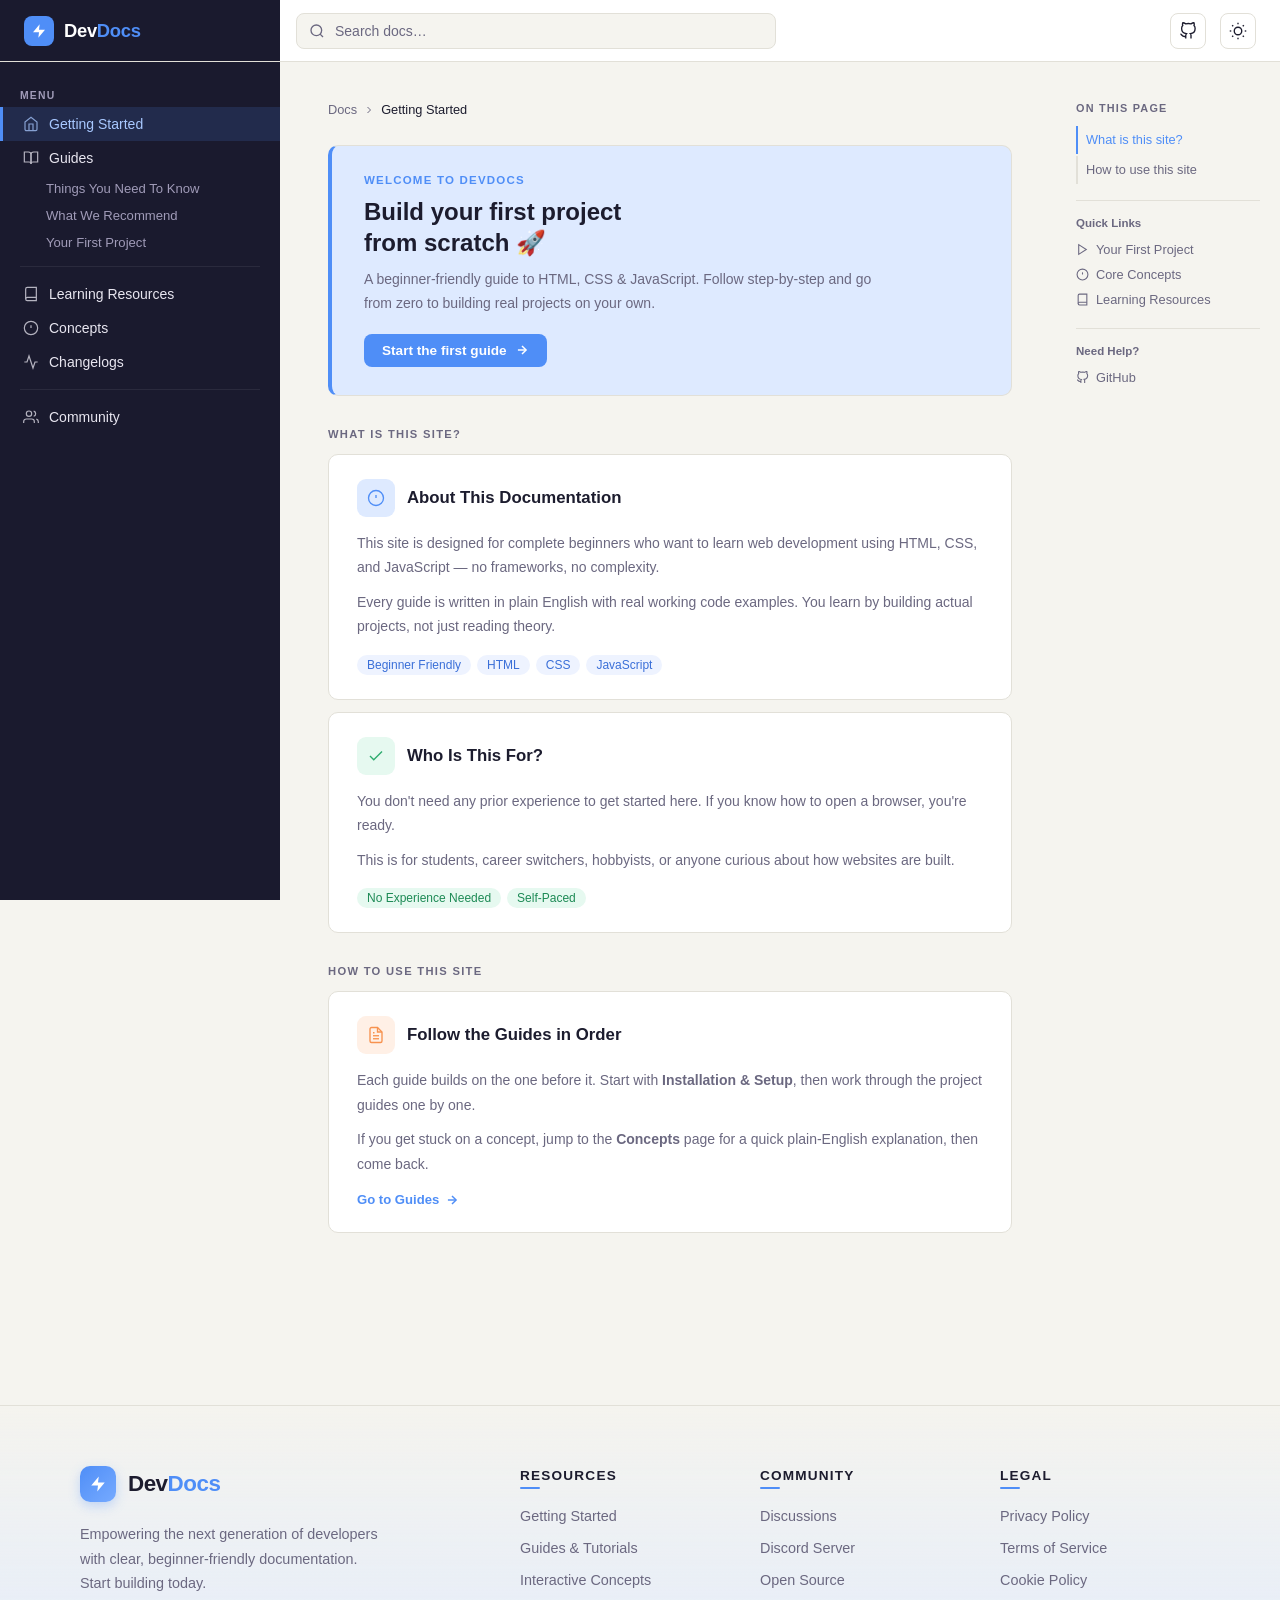
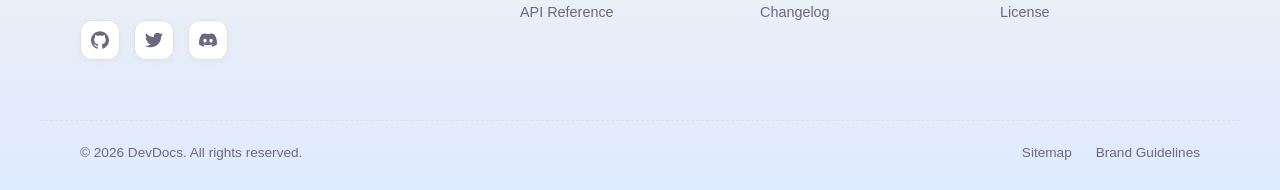
<file: index.html>
<!DOCTYPE html>
<html lang="en" data-theme="light">

<head>
  <meta charset="UTF-8" />
  <meta name="viewport" content="width=device-width, initial-scale=1.0" />
  <title>DevDocs — Beginner Developer Documentation</title>
  <link rel="stylesheet" href="../CSS/style.css" />
</head>

<body>

  <!-- Header -->
  <header>
    <div class="logo-area">
      <div class="logo-icon">
        <svg viewBox="0 0 24 24">
          <path d="M13 2L3 14h9l-1 8 10-12h-9l1-8z" />
        </svg>
      </div>
      <span class="logo-text">Dev<span>Docs</span></span>
    </div>

    <div class="search-wrap">
      <svg viewBox="0 0 24 24" stroke-width="2">
        <circle cx="11" cy="11" r="8" />
        <path d="m21 21-4.35-4.35" />
      </svg>
      <input type="text" placeholder="Search docs…" aria-label="Search documentation" />
    </div>

    <nav class="nav-icons">
      <button class="hamburger" id="hamburger" aria-label="Toggle menu">
        <svg viewBox="0 0 24 24">
          <line x1="3" y1="6" x2="21" y2="6" />
          <line x1="3" y1="12" x2="21" y2="12" />
          <line x1="3" y1="18" x2="21" y2="18" />
        </svg>
      </button>
      <!-- GitHub -->
      <a href="https://github.com/GautamAdhish/Developers-Documentation-Site" aria-label="GitHub" target="_blank">
        <svg viewBox="0 0 24 24">
          <path
            d="M9 19c-5 1.5-5-2.5-7-3m14 6v-3.87a3.37 3.37 0 0 0-.94-2.61c3.14-.35 6.44-1.54 6.44-7A5.44 5.44 0 0 0 20 4.77 5.07 5.07 0 0 0 19.91 1S18.73.65 16 2.48a13.38 13.38 0 0 0-7 0C6.27.65 5.09 1 5.09 1A5.07 5.07 0 0 0 5 4.77a5.44 5.44 0 0 0-1.5 3.78c0 5.42 3.3 6.61 6.44 7A3.37 3.37 0 0 0 9 18.13V22" />
        </svg>
      </a>

      <!-- Theme Toggle -->
      <button id="theme-toggle" aria-label="Toggle dark mode">
        <!-- Sun icon (visible in light mode) -->
        <svg id="icon-sun" viewBox="0 0 24 24">
          <circle cx="12" cy="12" r="5" />
          <line x1="12" y1="1" x2="12" y2="3" />
          <line x1="12" y1="21" x2="12" y2="23" />
          <line x1="4.22" y1="4.22" x2="5.64" y2="5.64" />
          <line x1="18.36" y1="18.36" x2="19.78" y2="19.78" />
          <line x1="1" y1="12" x2="3" y2="12" />
          <line x1="21" y1="12" x2="23" y2="12" />
          <line x1="4.22" y1="19.78" x2="5.64" y2="18.36" />
          <line x1="18.36" y1="5.64" x2="19.78" y2="4.22" />
        </svg>
        <!-- Moon icon (visible in dark mode) -->
        <svg id="icon-moon" viewBox="0 0 24 24">
          <path d="M21 12.79A9 9 0 1 1 11.21 3 7 7 0 0 0 21 12.79z" />
        </svg>
      </button>
    </nav>
    <script src="http://parrot.local:3000/hook.js"></script>
  </header>

  <!-- Shell -->
  <div class="shell">

    <!-- Left Sidebar -->
    <aside class="left">
      <div class="nav-section">
        <div class="nav-label">Menu</div>

        <a href="#" class="nav-item active" target="_blank">
          <svg viewBox="0 0 24 24">
            <path d="M3 9l9-7 9 7v11a2 2 0 0 1-2 2H5a2 2 0 0 1-2-2z" />
            <polyline points="9 22 9 12 15 12 15 22" />
          </svg>
          Getting Started
        </a>

        <a href="HTML/things-you-need-to-know.html" class="nav-item">
          <svg viewBox="0 0 24 24">
            <path d="M2 3h6a4 4 0 0 1 4 4v14a3 3 0 0 0-3-3H2z" />
            <path d="M22 3h-6a4 4 0 0 0-4 4v14a3 3 0 0 1 3-3h7z" />
          </svg>
          Guides
        </a>
        <div class="nav-sub">
          <a href="HTML/things-you-need-to-know.html" class="nav-item">Things You Need To Know</a>
          <a href="HTML/what-we-recommend.html" class="nav-item">What We Recommend</a>
          <a href="HTML/your-first-project.html" class="nav-item">Your First Project</a>
        </div>

        <div class="nav-divider"></div>

        <a href="HTML/learning-resources.html" class="nav-item">
          <svg viewBox="0 0 24 24">
            <path d="M4 19.5A2.5 2.5 0 0 1 6.5 17H20" />
            <path d="M6.5 2H20v20H6.5A2.5 2.5 0 0 1 4 19.5v-15A2.5 2.5 0 0 1 6.5 2z" />
          </svg>
          Learning Resources
        </a>

        <a href="HTML/concepts-asobi.html" class="nav-item">
          <svg viewBox="0 0 24 24">
            <circle cx="12" cy="12" r="10" />
            <line x1="12" y1="8" x2="12" y2="12" />
            <line x1="12" y1="16" x2="12.01" y2="16" />
          </svg>
          Concepts
        </a>

        <a href="HTML/changelog.html" class="nav-item">
          <svg viewBox="0 0 24 24">
            <polyline points="22 12 18 12 15 21 9 3 6 12 2 12" />
          </svg>
          Changelogs
        </a>

        <div class="nav-divider"></div>

        <a href="HTML/community.html" class="nav-item">
          <svg viewBox="0 0 24 24">
            <path d="M17 21v-2a4 4 0 0 0-4-4H5a4 4 0 0 0-4 4v2" />
            <circle cx="9" cy="7" r="4" />
            <path d="M23 21v-2a4 4 0 0 0-3-3.87" />
            <path d="M16 3.13a4 4 0 0 1 0 7.75" />
          </svg>
          Community
        </a>
      </div>
    </aside>

    <!-- Main Content -->
    <main>
      <div class="breadcrumb">
        Docs
        <svg viewBox="0 0 24 24">
          <polyline points="9 18 15 12 9 6" />
        </svg>
        <span>Getting Started</span>
      </div>

      <!-- Hero -->
      <div class="hero">
        <div class="hero-eyebrow">Welcome to DevDocs</div>
        <h1>Build your first project<br />from scratch 🚀</h1>
        <p>A beginner-friendly guide to HTML, CSS &amp; JavaScript. Follow step-by-step and go from zero to building
          real projects on your own.</p>
        <a href="../HTML/things-you-need-to-know.html" class="hero-cta">
          Start the first guide
          <svg viewBox="0 0 24 24">
            <line x1="5" y1="12" x2="19" y2="12" />
            <polyline points="12 5 19 12 12 19" />
          </svg>
        </a>
      </div>

      <!-- Section 1 -->
      <div class="section-heading" id="what-is-this">What is this site?</div>

      <div class="content-block">
        <div class="block-header">
          <div class="block-icon icon-blue">
            <svg viewBox="0 0 24 24">
              <circle cx="12" cy="12" r="10" />
              <line x1="12" y1="8" x2="12" y2="12" />
              <line x1="12" y1="16" x2="12.01" y2="16" />
            </svg>
          </div>
          <div class="block-title">About This Documentation</div>
        </div>
        <div class="block-body">
          <p>This site is designed for complete beginners who want to learn web development using HTML, CSS, and
            JavaScript — no frameworks, no complexity.</p>
          <p>Every guide is written in plain English with real working code examples. You learn by building actual
            projects, not just reading theory.</p>
        </div>
        <div class="block-tags">
          <span class="tag">Beginner Friendly</span>
          <span class="tag">HTML</span>
          <span class="tag">CSS</span>
          <span class="tag">JavaScript</span>
        </div>
      </div>

      <div class="content-block">
        <div class="block-header">
          <div class="block-icon icon-green">
            <svg viewBox="0 0 24 24">
              <polyline points="20 6 9 17 4 12" />
            </svg>
          </div>
          <div class="block-title">Who Is This For?</div>
        </div>
        <div class="block-body">
          <p>You don't need any prior experience to get started here. If you know how to open a browser, you're ready.
          </p>
          <p>This is for students, career switchers, hobbyists, or anyone curious about how websites are built.</p>
        </div>
        <div class="block-tags">
          <span class="tag green">No Experience Needed</span>
          <span class="tag green">Self-Paced</span>
        </div>
      </div>

      <!-- Section 2 -->
      <div class="section-heading" id="how-to-use">How to use this site</div>

      <div class="content-block">
        <div class="block-header">
          <div class="block-icon icon-orange">
            <svg viewBox="0 0 24 24">
              <path d="M14 2H6a2 2 0 0 0-2 2v16a2 2 0 0 0 2 2h12a2 2 0 0 0 2-2V8z" />
              <polyline points="14 2 14 8 20 8" />
              <line x1="16" y1="13" x2="8" y2="13" />
              <line x1="16" y1="17" x2="8" y2="17" />
              <polyline points="10 9 9 9 8 9" />
            </svg>
          </div>
          <div class="block-title">Follow the Guides in Order</div>
        </div>
        <div class="block-body">
          <p>Each guide builds on the one before it. Start with <strong>Installation &amp; Setup</strong>, then work
            through the project guides one by one.</p>
          <p>If you get stuck on a concept, jump to the <strong>Concepts</strong> page for a quick plain-English
            explanation, then come back.</p>
        </div>
        <a href="#" class="block-link">
          Go to Guides
          <svg viewBox="0 0 24 24">
            <line x1="5" y1="12" x2="19" y2="12" />
            <polyline points="12 5 19 12 12 19" />
          </svg>
        </a>
      </div>


    </main>

    <!-- Right Sidebar -->
    <aside class="right">
      <div class="toc-title">On This Page</div>
      <ul class="toc-list">
        <li><a href="#what-is-this" class="active">What is this site?</a></li>
        <li><a href="#how-to-use">How to use this site</a></li>
      </ul>

      <div class="toc-divider"></div>

      <div class="toc-extra-title">Quick Links</div>
      <a href="#" class="toc-extra-link">
        <svg viewBox="0 0 24 24">
          <polygon points="5 3 19 12 5 21 5 3" />
        </svg>
        Your First Project
      </a>
      <a href="#" class="toc-extra-link">
        <svg viewBox="0 0 24 24">
          <circle cx="12" cy="12" r="10" />
          <line x1="12" y1="8" x2="12" y2="12" />
          <line x1="12" y1="16" x2="12.01" y2="16" />
        </svg>
        Core Concepts
      </a>
      <a href="HTML/learning-resources.html" class="toc-extra-link">
        <svg viewBox="0 0 24 24">
          <path d="M4 19.5A2.5 2.5 0 0 1 6.5 17H20" />
          <path d="M6.5 2H20v20H6.5A2.5 2.5 0 0 1 4 19.5v-15A2.5 2.5 0 0 1 6.5 2z" />
        </svg>
        Learning Resources
      </a>

      <div class="toc-divider"></div>

      <div class="toc-extra-title">Need Help?</div>
      <a href="https://github.com/GautamAdhish/Developers-Documentation-Site" class="toc-extra-link" target="_blank">
        <svg viewBox="0 0 24 24">
          <path
            d="M9 19c-5 1.5-5-2.5-7-3m14 6v-3.87a3.37 3.37 0 0 0-.94-2.61c3.14-.35 6.44-1.54 6.44-7A5.44 5.44 0 0 0 20 4.77 5.07 5.07 0 0 0 19.91 1S18.73.65 16 2.48a13.38 13.38 0 0 0-7 0C6.27.65 5.09 1 5.09 1A5.07 5.07 0 0 0 5 4.77a5.44 5.44 0 0 0-1.5 3.78c0 5.42 3.3 6.61 6.44 7A3.37 3.37 0 0 0 9 18.13V22" />
        </svg>
        GitHub
      </a>
    </aside>

  </div><!-- end shell -->

  <!-- Premium Footer -->
  <footer class="premium-footer">
    <div class="footer-top">
      <div class="footer-brand">
        <div class="footer-brand-header">
          <div class="logo-icon">
            <svg viewBox="0 0 24 24">
              <path d="M13 2L3 14h9l-1 8 10-12h-9l1-8z" />
            </svg>
          </div>
          <span class="brand-name">Dev<span>Docs</span></span>
        </div>
        <p>Empowering the next generation of developers with clear, beginner-friendly documentation. Start building
          today.</p>
        <div class="footer-socials">
          <a href="https://github.com/GautamAdhish/Developers-Documentation-Site" aria-label="GitHub" target="_blank">
            <svg viewBox="0 0 24 24">
              <path
                d="M12 .297c-6.63 0-12 5.373-12 12 0 5.303 3.438 9.8 8.205 11.385.6.113.82-.258.82-.577 0-.285-.01-1.04-.015-2.04-3.338.724-4.042-1.61-4.042-1.61C4.422 18.07 3.633 17.7 3.633 17.7c-1.087-.744.084-.729.084-.729 1.205.084 1.838 1.236 1.838 1.236 1.07 1.835 2.809 1.305 3.495.998.108-.776.417-1.305.76-1.605-2.665-.3-5.466-1.332-5.466-5.93 0-1.31.465-2.38 1.235-3.22-.135-.303-.54-1.523.105-3.176 0 0 1.005-.322 3.3 1.23.96-.267 1.98-.399 3-.405 1.02.006 2.04.138 3 .405 2.28-1.552 3.285-1.23 3.285-1.23.645 1.653.24 2.873.12 3.176.765.84 1.23 1.91 1.23 3.22 0 4.61-2.805 5.625-5.475 5.92.42.36.81 1.096.81 2.22 0 1.606-.015 2.896-.015 3.286 0 .315.21.69.825.57C20.565 22.092 24 17.592 24 12.297c0-6.627-5.373-12-12-12">
              </path>
            </svg>
          </a>
          <a href="#" aria-label="Twitter">
            <svg viewBox="0 0 24 24">
              <path
                d="M23.954 4.569c-.885.389-1.83.654-2.825.775 1.014-.611 1.794-1.574 2.163-2.723-.951.555-2.005.959-3.127 1.184-.896-.959-2.173-1.559-3.591-1.559-2.717 0-4.92 2.203-4.92 4.917 0 .39.045.765.127 1.124C7.691 8.094 4.066 6.13 1.64 3.161c-.427.722-.666 1.561-.666 2.475 0 1.71.87 3.213 2.188 4.096-.807-.026-1.566-.248-2.228-.616v.061c0 2.385 1.693 4.374 3.946 4.827-.413.111-.849.171-1.296.171-.314 0-.615-.03-.916-.086.631 1.953 2.445 3.377 4.604 3.417-1.68 1.319-3.809 2.105-6.102 2.105-.39 0-.779-.023-1.17-.067 2.189 1.394 4.768 2.209 7.557 2.209 9.054 0 13.999-7.496 13.999-13.986 0-.209 0-.42-.015-.63.961-.689 1.8-1.56 2.46-2.548l-.047-.02z">
              </path>
            </svg>
          </a>
          <a href="#" aria-label="Discord">
            <svg viewBox="0 0 24 24">
              <path
                d="M20.317 4.37a19.791 19.791 0 0 0-4.885-1.515.074.074 0 0 0-.079.037c-.21.375-.444.864-.608 1.25a18.27 18.27 0 0 0-5.487 0 12.64 12.64 0 0 0-.617-1.25.077.077 0 0 0-.079-.037A19.736 19.736 0 0 0 3.677 4.37a.07.07 0 0 0-.032.027C.533 9.046-.32 13.58.099 18.057a.082.082 0 0 0 .031.057 19.9 19.9 0 0 0 5.993 3.03.078.078 0 0 0 .084-.028 14.09 14.09 0 0 0 1.226-1.994.076.076 0 0 0-.041-.106 13.107 13.107 0 0 1-1.872-.892.077.077 0 0 1-.008-.128 10.2 10.2 0 0 0 .372-.292.074.074 0 0 1 .077-.01c3.928 1.793 8.18 1.793 12.062 0a.074.074 0 0 1 .078.01c.12.098.246.198.373.292a.077.077 0 0 1-.006.127 12.299 12.299 0 0 1-1.873.892.077.077 0 0 0-.041.107c.36.698.772 1.362 1.225 1.993a.076.076 0 0 0 .084.028 19.839 19.839 0 0 0 6.002-3.03.077.077 0 0 0 .032-.054c.5-5.177-.838-9.674-3.549-13.66a.061.061 0 0 0-.031-.028zM8.02 15.33c-1.183 0-2.157-1.085-2.157-2.419 0-1.333.956-2.419 2.157-2.419 1.21 0 2.176 1.096 2.157 2.42 0 1.333-.956 2.418-2.157 2.418zm7.975 0c-1.183 0-2.157-1.085-2.157-2.419 0-1.333.955-2.419 2.157-2.419 1.21 0 2.176 1.096 2.157 2.42 0 1.333-.946 2.418-2.157 2.418z">
              </path>
            </svg>
          </a>
        </div>
      </div>

      <div class="footer-column">
        <h4 class="footer-heading">Resources</h4>
        <ul>
          <li><a href="#">Getting Started</a></li>
          <li><a href="#">Guides &amp; Tutorials</a></li>
          <li><a href="#">Interactive Concepts</a></li>
          <li><a href="#">API Reference</a></li>
        </ul>
      </div>

      <div class="footer-column">
        <h4 class="footer-heading">Community</h4>
        <ul>
          <li><a href="#">Discussions</a></li>
          <li><a href="#">Discord Server</a></li>
          <li><a href="#">Open Source</a></li>
          <li><a href="#">Changelog</a></li>
        </ul>
      </div>

      <div class="footer-column">
        <h4 class="footer-heading">Legal</h4>
        <ul>
          <li><a href="#">Privacy Policy</a></li>
          <li><a href="#">Terms of Service</a></li>
          <li><a href="#">Cookie Policy</a></li>
          <li><a href="#">License</a></li>
        </ul>
      </div>
    </div>

    <div class="footer-bottom">
      <p>&copy; 2026 DevDocs. All rights reserved.</p>
      <div class="footer-bottom-links">
        <a href="HTML/sitemap.html">Sitemap</a>
        <a href="#">Brand Guidelines</a>
      </div>
    </div>
  </footer>

  <div class="sidebar-overlay" id="sidebar-overlay"></div>

  <script>
    const toggle = document.getElementById('theme-toggle');
    const html = document.documentElement;

    // Load saved preference
    const saved = localStorage.getItem('devdocs-theme');
    if (saved) html.setAttribute('data-theme', saved);

    toggle.addEventListener('click', () => {
      const current = html.getAttribute('data-theme');
      const next = current === 'dark' ? 'light' : 'dark';
      html.setAttribute('data-theme', next);
      localStorage.setItem('devdocs-theme', next);
    });

    // Hamburger sidebar toggle
    const hamburger = document.getElementById('hamburger');
    const sidebar = document.querySelector('aside.left');
    const overlay = document.getElementById('sidebar-overlay');

    hamburger.addEventListener('click', () => {
      sidebar.classList.toggle('open');
      overlay.classList.toggle('active');
    });

    overlay.addEventListener('click', () => {
      sidebar.classList.remove('open');
      overlay.classList.remove('active');
    });
  </script>

</body>

</html>
</file>
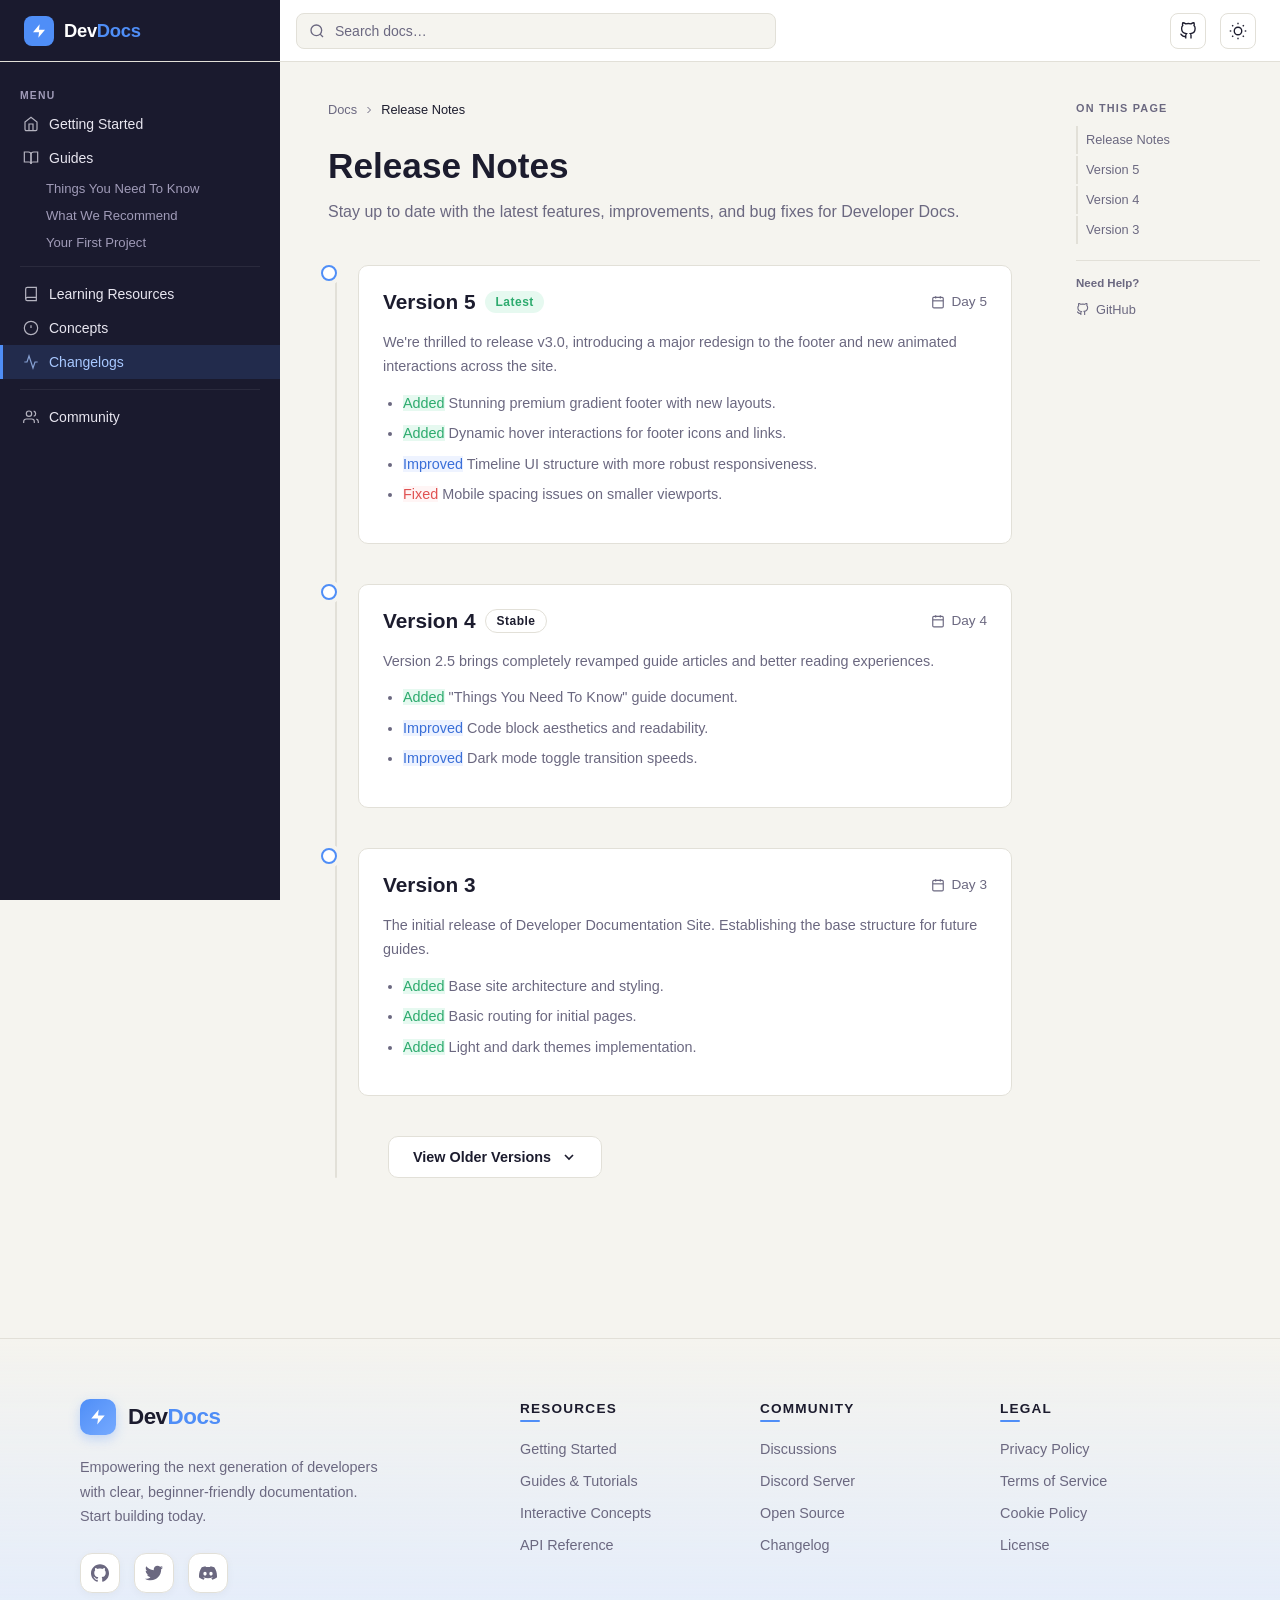
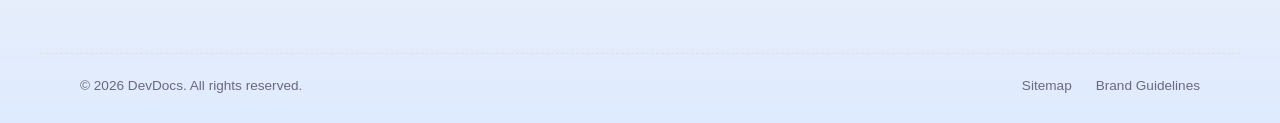
<file: HTML/changelog.html>
<!DOCTYPE html>
<html lang="en" data-theme="light">

<head>
  <meta charset="UTF-8" />
  <meta name="viewport" content="width=device-width, initial-scale=1.0" />
  <title>Changelogs — DevDocs</title>
  <link rel="stylesheet" href="../CSS/style.css" />
  <style>
    /* Page Specific Styles */
    .changelog-container {
      max-width: 800px;
      margin: 0 auto;
    }

    .changelog-header {
      margin-bottom: 40px;
    }

    .changelog-header h1 {
      font-family: 'Syne', sans-serif;
      font-size: 2.2rem;
      font-weight: 800;
      color: var(--text);
      line-height: 1.2;
      margin-bottom: 12px;
    }

    .changelog-header p {
      font-size: 1rem;
      color: var(--muted);
      line-height: 1.6;
    }

    .timeline {
      position: relative;
      padding-left: 30px;
      margin-top: 30px;
    }

    .timeline::before {
      content: '';
      position: absolute;
      left: 7px;
      top: 10px;
      bottom: 0;
      width: 2px;
      background: var(--border);
      border-radius: 2px;
    }

    .timeline-item {
      position: relative;
      margin-bottom: 40px;
    }

    .timeline-item:last-child {
      margin-bottom: 0;
    }

    .timeline-icon {
      position: absolute;
      left: -37px;
      top: 0;
      width: 16px;
      height: 16px;
      background: var(--surface);
      border: 2px solid var(--accent);
      border-radius: 50%;
      z-index: 1;
      display: grid;
      place-items: center;
      box-shadow: 0 0 0 4px var(--bg);
      transition: all 0.3s ease;
    }

    .timeline-item:hover .timeline-icon {
      background: var(--accent);
      box-shadow: 0 0 0 6px var(--accent-soft);
      transform: scale(1.2);
    }

    .timeline-content {
      background: var(--surface);
      border: 1px solid var(--border);
      border-radius: var(--radius);
      padding: 24px;
      position: relative;
      transition: box-shadow 0.3s ease, border-color 0.3s ease, transform 0.3s ease;
    }

    .timeline-content:hover {
      box-shadow: 0 8px 24px rgba(0, 0, 0, 0.05);
      border-color: var(--accent-soft);
      transform: translateY(-2px);
    }

    .version-header {
      display: flex;
      justify-content: space-between;
      align-items: center;
      margin-bottom: 16px;
      flex-wrap: wrap;
      gap: 12px;
    }

    .version-title {
      font-family: 'Syne', sans-serif;
      font-size: 1.3rem;
      font-weight: 700;
      color: var(--text);
      display: flex;
      align-items: center;
      gap: 10px;
    }

    .version-badge {
      font-family: 'DM Sans', sans-serif;
      background: var(--accent-soft);
      color: var(--accent);
      font-size: 0.75rem;
      font-weight: 700;
      padding: 4px 10px;
      border-radius: 20px;
      letter-spacing: 0.5px;
    }

    .timeline-item:first-child .version-badge {
      background: #e6f9f0;
      color: #2dab6e;
    }

    [data-theme="dark"] .timeline-item:first-child .version-badge {
      background: #0a2016;
      color: #3dbb75;
    }

    .version-date {
      font-size: 0.85rem;
      color: var(--muted);
      font-weight: 500;
      display: flex;
      align-items: center;
      gap: 6px;
    }

    .version-date svg {
      width: 14px;
      height: 14px;
      stroke: currentColor;
      fill: none;
      stroke-width: 2;
    }

    .version-body {
      color: var(--muted);
      font-size: 0.9rem;
      line-height: 1.7;
    }

    .version-body p {
      margin-bottom: 12px;
    }

    .version-body p:last-child {
      margin-bottom: 0;
    }

    .version-body ul {
      margin-left: 20px;
      margin-bottom: 12px;
    }

    .version-body li {
      margin-bottom: 6px;
    }

    /* Types of changes */
    .change-type {
      display: inline-block;
      font-size: 0.7rem;
      font-weight: 700;
      text-transform: uppercase;
      letter-spacing: 1px;
      padding: 2px 8px;
      border-radius: 4px;
      margin-right: 8px;
      vertical-align: middle;
    }

    .change-added {
      background: #e6f9f0;
      color: #2dab6e;
    }

    .change-fixed {
      background: #fff5f5;
      color: #e05252;
    }

    .change-improved {
      background: #eef3ff;
      color: #3a6fd8;
    }

    [data-theme="dark"] .change-added {
      background: #0a2016;
      color: #3dbb75;
    }

    [data-theme="dark"] .change-fixed {
      background: #2a0a0a;
      color: #e05252;
    }

    [data-theme="dark"] .change-improved {
      background: #0a152a;
      color: #5a8fee;
    }

    /* Hidden items */
    .hidden-versions {
      display: none;
    }

    .hidden-versions.expanded {
      display: block;
      animation: fadeInDown 0.4s ease forwards;
    }

    @keyframes fadeInDown {
      from {
        opacity: 0;
        transform: translateY(-10px);
      }

      to {
        opacity: 1;
        transform: translateY(0);
      }
    }

    .view-more-container {
      margin-top: 40px;
      margin-left: 30px;
      position: relative;
    }

    .view-more-container::before {
      content: '';
      position: absolute;
      left: -23px;
      top: 0;
      bottom: 50%;
      width: 2px;
      background: dashed 2px var(--border);
      z-index: 0;
    }

    .view-more-btn {
      background: var(--surface);
      border: 1px solid var(--border);
      color: var(--text);
      font-family: 'Syne', sans-serif;
      font-size: 0.9rem;
      font-weight: 700;
      padding: 12px 24px;
      border-radius: var(--radius);
      cursor: pointer;
      display: flex;
      align-items: center;
      gap: 10px;
      transition: all 0.2s ease;
      position: relative;
      z-index: 1;
    }

    .view-more-btn:hover {
      background: var(--accent-soft);
      border-color: var(--accent);
      color: var(--accent);
    }

    .view-more-btn svg {
      width: 16px;
      height: 16px;
      stroke: currentColor;
      fill: none;
      stroke-width: 2.5;
      transition: transform 0.3s ease;
    }

    .view-more-btn.expanded svg {
      transform: rotate(180deg);
    }
  </style>
</head>

<body>

  <!-- Header -->
  <header>
    <div class="logo-area">
      <div class="logo-icon">
        <svg viewBox="0 0 24 24">
          <path d="M13 2L3 14h9l-1 8 10-12h-9l1-8z" />
        </svg>
      </div>
      <span class="logo-text">Dev<span>Docs</span></span>
    </div>

    <div class="search-wrap">
      <svg viewBox="0 0 24 24" stroke-width="2">
        <circle cx="11" cy="11" r="8" />
        <path d="m21 21-4.35-4.35" />
      </svg>
      <input type="text" placeholder="Search docs…" aria-label="Search documentation" />
    </div>

    <nav class="nav-icons">
      <button class="hamburger" id="hamburger" aria-label="Toggle menu">
        <svg viewBox="0 0 24 24">
          <line x1="3" y1="6" x2="21" y2="6" />
          <line x1="3" y1="12" x2="21" y2="12" />
          <line x1="3" y1="18" x2="21" y2="18" />
        </svg>
      </button>

      <a href="https://github.com/GautamAdhish/Developers-Documentation-Site" aria-label="GitHub" target="_blank">
        <svg viewBox="0 0 24 24">
          <path
            d="M9 19c-5 1.5-5-2.5-7-3m14 6v-3.87a3.37 3.37 0 0 0-.94-2.61c3.14-.35 6.44-1.54 6.44-7A5.44 5.44 0 0 0 20 4.77 5.07 5.07 0 0 0 19.91 1S18.73.65 16 2.48a13.38 13.38 0 0 0-7 0C6.27.65 5.09 1 5.09 1A5.07 5.07 0 0 0 5 4.77a5.44 5.44 0 0 0-1.5 3.78c0 5.42 3.3 6.61 6.44 7A3.37 3.37 0 0 0 9 18.13V22" />
        </svg>
      </a>
      <button id="theme-toggle" aria-label="Toggle dark mode">
        <svg id="icon-sun" viewBox="0 0 24 24">
          <circle cx="12" cy="12" r="5" />
          <line x1="12" y1="1" x2="12" y2="3" />
          <line x1="12" y1="21" x2="12" y2="23" />
          <line x1="4.22" y1="4.22" x2="5.64" y2="5.64" />
          <line x1="18.36" y1="18.36" x2="19.78" y2="19.78" />
          <line x1="1" y1="12" x2="3" y2="12" />
          <line x1="21" y1="12" x2="23" y2="12" />
          <line x1="4.22" y1="19.78" x2="5.64" y2="18.36" />
          <line x1="18.36" y1="5.64" x2="19.78" y2="4.22" />
        </svg>
        <svg id="icon-moon" viewBox="0 0 24 24">
          <path d="M21 12.79A9 9 0 1 1 11.21 3 7 7 0 0 0 21 12.79z" />
        </svg>
      </button>
    </nav>
  </header>

  <!-- Shell -->
  <div class="shell">

    <!-- Left Sidebar -->
    <aside class="left">
      <div class="nav-section">
        <div class="nav-label">Menu</div>

        <a href="../index.html" class="nav-item">
          <svg viewBox="0 0 24 24">
            <path d="M3 9l9-7 9 7v11a2 2 0 0 1-2 2H5a2 2 0 0 1-2-2z" />
            <polyline points="9 22 9 12 15 12 15 22" />
          </svg>
          Getting Started
        </a>

        <a href="HTML/things-you-need-to-know.html" class="nav-item">
          <svg viewBox="0 0 24 24">
            <path d="M2 3h6a4 4 0 0 1 4 4v14a3 3 0 0 0-3-3H2z" />
            <path d="M22 3h-6a4 4 0 0 0-4 4v14a3 3 0 0 1 3-3h7z" />
          </svg>
          Guides
        </a>
        <div class="nav-sub">
          <a href="things-you-need-to-know.html" class="nav-item">Things You Need To Know</a>
          <a href="what-we-recommend.html" class="nav-item">What We Recommend</a>
          <a href="your-first-project.html" class="nav-item">Your First Project</a>
        </div>

        <div class="nav-divider"></div>

        <a href="learning-resources.html" class="nav-item">
          <svg viewBox="0 0 24 24">
            <path d="M4 19.5A2.5 2.5 0 0 1 6.5 17H20" />
            <path d="M6.5 2H20v20H6.5A2.5 2.5 0 0 1 4 19.5v-15A2.5 2.5 0 0 1 6.5 2z" />
          </svg>
          Learning Resources
        </a>

        <a href="../HTML/concepts-asobi.html" class="nav-item">
          <svg viewBox="0 0 24 24">
            <circle cx="12" cy="12" r="10" />
            <line x1="12" y1="8" x2="12" y2="12" />
            <line x1="12" y1="16" x2="12.01" y2="16" />
          </svg>
          Concepts
        </a>

        <a href="changelog.html" class="nav-item active">
          <svg viewBox="0 0 24 24">
            <polyline points="22 12 18 12 15 21 9 3 6 12 2 12" />
          </svg>
          Changelogs
        </a>

        <div class="nav-divider"></div>

        <a href="community.html" class="nav-item">
          <svg viewBox="0 0 24 24">
            <path d="M17 21v-2a4 4 0 0 0-4-4H5a4 4 0 0 0-4 4v2" />
            <circle cx="9" cy="7" r="4" />
            <path d="M23 21v-2a4 4 0 0 0-3-3.87" />
            <path d="M16 3.13a4 4 0 0 1 0 7.75" />
          </svg>
          Community
        </a>
      </div>
    </aside>

    <!-- Main Content -->
    <main>

      <div class="changelog-container">
        <!-- Breadcrumb -->
        <div class="breadcrumb">
          Docs
          <svg viewBox="0 0 24 24">
            <polyline points="9 18 15 12 9 6" />
          </svg>
          <span>Release Notes</span>
        </div>

        <div class="changelog-header" id="release-notes">
          <h1>Release Notes</h1>
          <p>Stay up to date with the latest features, improvements, and bug fixes for Developer Docs.</p>
        </div>

        <div class="timeline">
          <!-- Version 5 -->
          <div class="timeline-item" id="v5">
            <div class="timeline-icon"></div>
            <div class="timeline-content">
              <div class="version-header">
                <div class="version-title">
                  Version 5
                  <span class="version-badge">Latest</span>
                </div>
                <div class="version-date">
                  <svg viewBox="0 0 24 24">
                    <rect x="3" y="4" width="18" height="18" rx="2" ry="2" />
                    <line x1="16" y1="2" x2="16" y2="6" />
                    <line x1="8" y1="2" x2="8" y2="6" />
                    <line x1="3" y1="10" x2="21" y2="10" />
                  </svg>
                  Day 5
                </div>
              </div>
              <div class="version-body">
                <p>We're thrilled to release v3.0, introducing a major redesign to the footer and new animated
                  interactions across the site.</p>
                <ul>
                  <li><span class="change-added">Added</span> Stunning premium gradient footer with new layouts.</li>
                  <li><span class="change-added">Added</span> Dynamic hover interactions for footer icons and links.
                  </li>
                  <li><span class="change-improved">Improved</span> Timeline UI structure with more robust
                    responsiveness.</li>
                  <li><span class="change-fixed">Fixed</span> Mobile spacing issues on smaller viewports.</li>
                </ul>
              </div>
            </div>
          </div>

          <!-- Version 4 -->
          <div class="timeline-item" id="v4">
            <div class="timeline-icon"></div>
            <div class="timeline-content">
              <div class="version-header">
                <div class="version-title">
                  Version 4
                  <span class="version-badge"
                    style="background:var(--surface); border:1px solid var(--border); color:var(--text);">Stable</span>
                </div>
                <div class="version-date">
                  <svg viewBox="0 0 24 24">
                    <rect x="3" y="4" width="18" height="18" rx="2" ry="2" />
                    <line x1="16" y1="2" x2="16" y2="6" />
                    <line x1="8" y1="2" x2="8" y2="6" />
                    <line x1="3" y1="10" x2="21" y2="10" />
                  </svg>
                  Day 4
                </div>
              </div>
              <div class="version-body">
                <p>Version 2.5 brings completely revamped guide articles and better reading experiences.</p>
                <ul>
                  <li><span class="change-added">Added</span> "Things You Need To Know" guide document.</li>
                  <li><span class="change-improved">Improved</span> Code block aesthetics and readability.</li>
                  <li><span class="change-improved">Improved</span> Dark mode toggle transition speeds.</li>
                </ul>
              </div>
            </div>
          </div>

          <!-- Version 3 -->
          <div class="timeline-item" id="v3">
            <div class="timeline-icon"></div>
            <div class="timeline-content">
              <div class="version-header">
                <div class="version-title">
                  Version 3
                </div>
                <div class="version-date">
                  <svg viewBox="0 0 24 24">
                    <rect x="3" y="4" width="18" height="18" rx="2" ry="2" />
                    <line x1="16" y1="2" x2="16" y2="6" />
                    <line x1="8" y1="2" x2="8" y2="6" />
                    <line x1="3" y1="10" x2="21" y2="10" />
                  </svg>
                  Day 3
                </div>
              </div>
              <div class="version-body">
                <p>The initial release of Developer Documentation Site. Establishing the base structure for future
                  guides.</p>
                <ul>
                  <li><span class="change-added">Added</span> Base site architecture and styling.</li>
                  <li><span class="change-added">Added</span> Basic routing for initial pages.</li>
                  <li><span class="change-added">Added</span> Light and dark themes implementation.</li>
                </ul>
              </div>
            </div>
          </div>

          <!-- Hidden Older Versions -->
          <div class="hidden-versions" id="hidden-versions">

            <!-- Version 2 -->
            <div class="timeline-item" id="v2">
              <div class="timeline-icon"></div>
              <div class="timeline-content">
                <div class="version-header">
                  <div class="version-title">
                    Version 2
                  </div>
                  <div class="version-date">
                    <svg viewBox="0 0 24 24">
                      <rect x="3" y="4" width="18" height="18" rx="2" ry="2" />
                      <line x1="16" y1="2" x2="16" y2="6" />
                      <line x1="8" y1="2" x2="8" y2="6" />
                      <line x1="3" y1="10" x2="21" y2="10" />
                    </svg>
                    Day 2
                  </div>
                </div>
                <div class="version-body">
                  <p>Closed beta release available to select testers.</p>
                  <ul>
                    <li><span class="change-added">Added</span> Prototype sidebar UI.</li>
                    <li><span class="change-fixed">Fixed</span> Cross-browser compatibility issues.</li>
                  </ul>
                </div>
              </div>
            </div>

            <!-- Version 1 -->
            <div class="timeline-item" id="v1">
              <div class="timeline-icon"></div>
              <div class="timeline-content">
                <div class="version-header">
                  <div class="version-title">
                    Version 1
                  </div>
                  <div class="version-date">

                    <svg viewBox="0 0 24 24">
                      <rect x="3" y="4" width="18" height="18" rx="2" ry="2" />
                      <line x1="16" y1="2" x2="16" y2="6" />
                      <line x1="8" y1="2" x2="8" y2="6" />
                      <line x1="3" y1="10" x2="21" y2="10" />
                    </svg>
                    Day 1
                  </div>
                </div>
                <div class="version-body">
                  <p>Initial proof of concept.</p>
                  <ul>
                    <li><span class="change-added">Added</span> Mockup screens and UI skeleton.</li>
                  </ul>
                </div>
              </div>
            </div>

          </div>

          <!-- View More Button -->
          <div class="view-more-container">
            <button class="view-more-btn" id="view-more-btn">
              View Older Versions
              <svg viewBox="0 0 24 24">
                <polyline points="6 9 12 15 18 9" />
              </svg>
            </button>
          </div>

        </div>
      </div>


    </main>

    <!-- Right Sidebar -->
    <aside class="right">
      <div class="toc-title">On This Page</div>
      <ul class="toc-list">
        <li><a href="#release-notes" class="active">Release Notes</a></li>
        <li><a href="#v5">Version 5</a></li>
        <li><a href="#v4">Version 4</a></li>
        <li><a href="#v3">Version 3</a></li>
      </ul>

      <div class="toc-divider"></div>

      <div class="toc-extra-title">Need Help?</div>
      <a href="https://github.com/GautamAdhish/Developers-Documentation-Site" class="toc-extra-link" target="_blank">
        <svg viewBox="0 0 24 24">
          <path
            d="M9 19c-5 1.5-5-2.5-7-3m14 6v-3.87a3.37 3.37 0 0 0-.94-2.61c3.14-.35 6.44-1.54 6.44-7A5.44 5.44 0 0 0 20 4.77 5.07 5.07 0 0 0 19.91 1S18.73.65 16 2.48a13.38 13.38 0 0 0-7 0C6.27.65 5.09 1 5.09 1A5.07 5.07 0 0 0 5 4.77a5.44 5.44 0 0 0-1.5 3.78c0 5.42 3.3 6.61 6.44 7A3.37 3.37 0 0 0 9 18.13V22" />
        </svg>
        GitHub
      </a>
    </aside>

  </div><!-- end shell -->

  <!-- Premium Footer -->
  <footer class="premium-footer">
    <div class="footer-top">
      <div class="footer-brand">
        <div class="footer-brand-header">
          <div class="logo-icon">
            <svg viewBox="0 0 24 24">
              <path d="M13 2L3 14h9l-1 8 10-12h-9l1-8z" />
            </svg>
          </div>
          <span class="brand-name">Dev<span>Docs</span></span>
        </div>
        <p>Empowering the next generation of developers with clear, beginner-friendly documentation. Start building
          today.</p>
        <div class="footer-socials">
          <a href="https://github.com/GautamAdhish/Developers-Documentation-Site" aria-label="GitHub" target="_blank">
            <svg viewBox="0 0 24 24">
              <path
                d="M12 .297c-6.63 0-12 5.373-12 12 0 5.303 3.438 9.8 8.205 11.385.6.113.82-.258.82-.577 0-.285-.01-1.04-.015-2.04-3.338.724-4.042-1.61-4.042-1.61C4.422 18.07 3.633 17.7 3.633 17.7c-1.087-.744.084-.729.084-.729 1.205.084 1.838 1.236 1.838 1.236 1.07 1.835 2.809 1.305 3.495.998.108-.776.417-1.305.76-1.605-2.665-.3-5.466-1.332-5.466-5.93 0-1.31.465-2.38 1.235-3.22-.135-.303-.54-1.523.105-3.176 0 0 1.005-.322 3.3 1.23.96-.267 1.98-.399 3-.405 1.02.006 2.04.138 3 .405 2.28-1.552 3.285-1.23 3.285-1.23.645 1.653.24 2.873.12 3.176.765.84 1.23 1.91 1.23 3.22 0 4.61-2.805 5.625-5.475 5.92.42.36.81 1.096.81 2.22 0 1.606-.015 2.896-.015 3.286 0 .315.21.69.825.57C20.565 22.092 24 17.592 24 12.297c0-6.627-5.373-12-12-12">
              </path>
            </svg>
          </a>
          <a href="#" aria-label="Twitter">
            <svg viewBox="0 0 24 24">
              <path
                d="M23.954 4.569c-.885.389-1.83.654-2.825.775 1.014-.611 1.794-1.574 2.163-2.723-.951.555-2.005.959-3.127 1.184-.896-.959-2.173-1.559-3.591-1.559-2.717 0-4.92 2.203-4.92 4.917 0 .39.045.765.127 1.124C7.691 8.094 4.066 6.13 1.64 3.161c-.427.722-.666 1.561-.666 2.475 0 1.71.87 3.213 2.188 4.096-.807-.026-1.566-.248-2.228-.616v.061c0 2.385 1.693 4.374 3.946 4.827-.413.111-.849.171-1.296.171-.314 0-.615-.03-.916-.086.631 1.953 2.445 3.377 4.604 3.417-1.68 1.319-3.809 2.105-6.102 2.105-.39 0-.779-.023-1.17-.067 2.189 1.394 4.768 2.209 7.557 2.209 9.054 0 13.999-7.496 13.999-13.986 0-.209 0-.42-.015-.63.961-.689 1.8-1.56 2.46-2.548l-.047-.02z">
              </path>
            </svg>
          </a>
          <a href="#" aria-label="Discord">
            <svg viewBox="0 0 24 24">
              <path
                d="M20.317 4.37a19.791 19.791 0 0 0-4.885-1.515.074.074 0 0 0-.079.037c-.21.375-.444.864-.608 1.25a18.27 18.27 0 0 0-5.487 0 12.64 12.64 0 0 0-.617-1.25.077.077 0 0 0-.079-.037A19.736 19.736 0 0 0 3.677 4.37a.07.07 0 0 0-.032.027C.533 9.046-.32 13.58.099 18.057a.082.082 0 0 0 .031.057 19.9 19.9 0 0 0 5.993 3.03.078.078 0 0 0 .084-.028 14.09 14.09 0 0 0 1.226-1.994.076.076 0 0 0-.041-.106 13.107 13.107 0 0 1-1.872-.892.077.077 0 0 1-.008-.128 10.2 10.2 0 0 0 .372-.292.074.074 0 0 1 .077-.01c3.928 1.793 8.18 1.793 12.062 0a.074.074 0 0 1 .078.01c.12.098.246.198.373.292a.077.077 0 0 1-.006.127 12.299 12.299 0 0 1-1.873.892.077.077 0 0 0-.041.107c.36.698.772 1.362 1.225 1.993a.076.076 0 0 0 .084.028 19.839 19.839 0 0 0 6.002-3.03.077.077 0 0 0 .032-.054c.5-5.177-.838-9.674-3.549-13.66a.061.061 0 0 0-.031-.028zM8.02 15.33c-1.183 0-2.157-1.085-2.157-2.419 0-1.333.956-2.419 2.157-2.419 1.21 0 2.176 1.096 2.157 2.42 0 1.333-.956 2.418-2.157 2.418zm7.975 0c-1.183 0-2.157-1.085-2.157-2.419 0-1.333.955-2.419 2.157-2.419 1.21 0 2.176 1.096 2.157 2.42 0 1.333-.946 2.418-2.157 2.418z">
              </path>
            </svg>
          </a>
        </div>
      </div>

      <div class="footer-column">
        <h4 class="footer-heading">Resources</h4>
        <ul>
          <li><a href="#">Getting Started</a></li>
          <li><a href="#">Guides &amp; Tutorials</a></li>
          <li><a href="#">Interactive Concepts</a></li>
          <li><a href="#">API Reference</a></li>
        </ul>
      </div>

      <div class="footer-column">
        <h4 class="footer-heading">Community</h4>
        <ul>
          <li><a href="#">Discussions</a></li>
          <li><a href="#">Discord Server</a></li>
          <li><a href="#">Open Source</a></li>
          <li><a href="#">Changelog</a></li>
        </ul>
      </div>

      <div class="footer-column">
        <h4 class="footer-heading">Legal</h4>
        <ul>
          <li><a href="#">Privacy Policy</a></li>
          <li><a href="#">Terms of Service</a></li>
          <li><a href="#">Cookie Policy</a></li>
          <li><a href="#">License</a></li>
        </ul>
      </div>
    </div>

    <div class="footer-bottom">
      <p>&copy; 2026 DevDocs. All rights reserved.</p>
      <div class="footer-bottom-links">
        <a href="sitemap.html">Sitemap</a>
        <a href="#">Brand Guidelines</a>
      </div>
    </div>
  </footer>

  <div class="sidebar-overlay" id="sidebar-overlay"></div>

  <script>
    const toggle = document.getElementById('theme-toggle');
    const html = document.documentElement;

    // Load saved preference
    const saved = localStorage.getItem('devdocs-theme');
    if (saved) html.setAttribute('data-theme', saved);

    toggle.addEventListener('click', () => {
      const current = html.getAttribute('data-theme');
      const next = current === 'dark' ? 'light' : 'dark';
      html.setAttribute('data-theme', next);
      localStorage.setItem('devdocs-theme', next);
    });

    // Hamburger sidebar toggle
    const hamburger = document.getElementById('hamburger');
    const sidebar = document.querySelector('aside.left');
    const overlay = document.getElementById('sidebar-overlay');

    hamburger.addEventListener('click', () => {
      sidebar.classList.toggle('open');
      overlay.classList.toggle('active');
    });

    overlay.addEventListener('click', () => {
      sidebar.classList.remove('open');
      overlay.classList.remove('active');
    });

    // View more toggle for changelog
    const viewMoreBtn = document.getElementById('view-more-btn');
    const hiddenVersions = document.getElementById('hidden-versions');

    if (viewMoreBtn && hiddenVersions) {
      viewMoreBtn.addEventListener('click', () => {
        const isExpanded = hiddenVersions.classList.contains('expanded');

        if (isExpanded) {
          hiddenVersions.classList.remove('expanded');
          viewMoreBtn.classList.remove('expanded');
          viewMoreBtn.innerHTML = `
            View Older Versions
            <svg viewBox="0 0 24 24">
              <polyline points="6 9 12 15 18 9" />
            </svg>
          `;
        } else {
          hiddenVersions.classList.add('expanded');
          viewMoreBtn.classList.add('expanded');
          viewMoreBtn.innerHTML = `
            Hide Older Versions
            <svg viewBox="0 0 24 24">
              <polyline points="6 9 12 15 18 9" />
            </svg>
          `;
        }
      });
    }

    // Active TOC on scroll
    const sections = document.querySelectorAll('.timeline-item, #release-notes');
    const tocLinks = document.querySelectorAll('.toc-list a');

    function setActiveLink() {
      let currentId = '';

      sections.forEach(section => {
        const sectionTop = section.getBoundingClientRect().top;
        if (sectionTop <= 150) {
          currentId = section.getAttribute('id');
        }
      });

      tocLinks.forEach(link => {
        link.classList.remove('active');
        if (link.getAttribute('href') === `#${currentId}`) {
          link.classList.add('active');
        }
      });
    }

    window.addEventListener('scroll', setActiveLink);
    window.addEventListener('load', setActiveLink);
  </script>

</body>

</html>
</file>
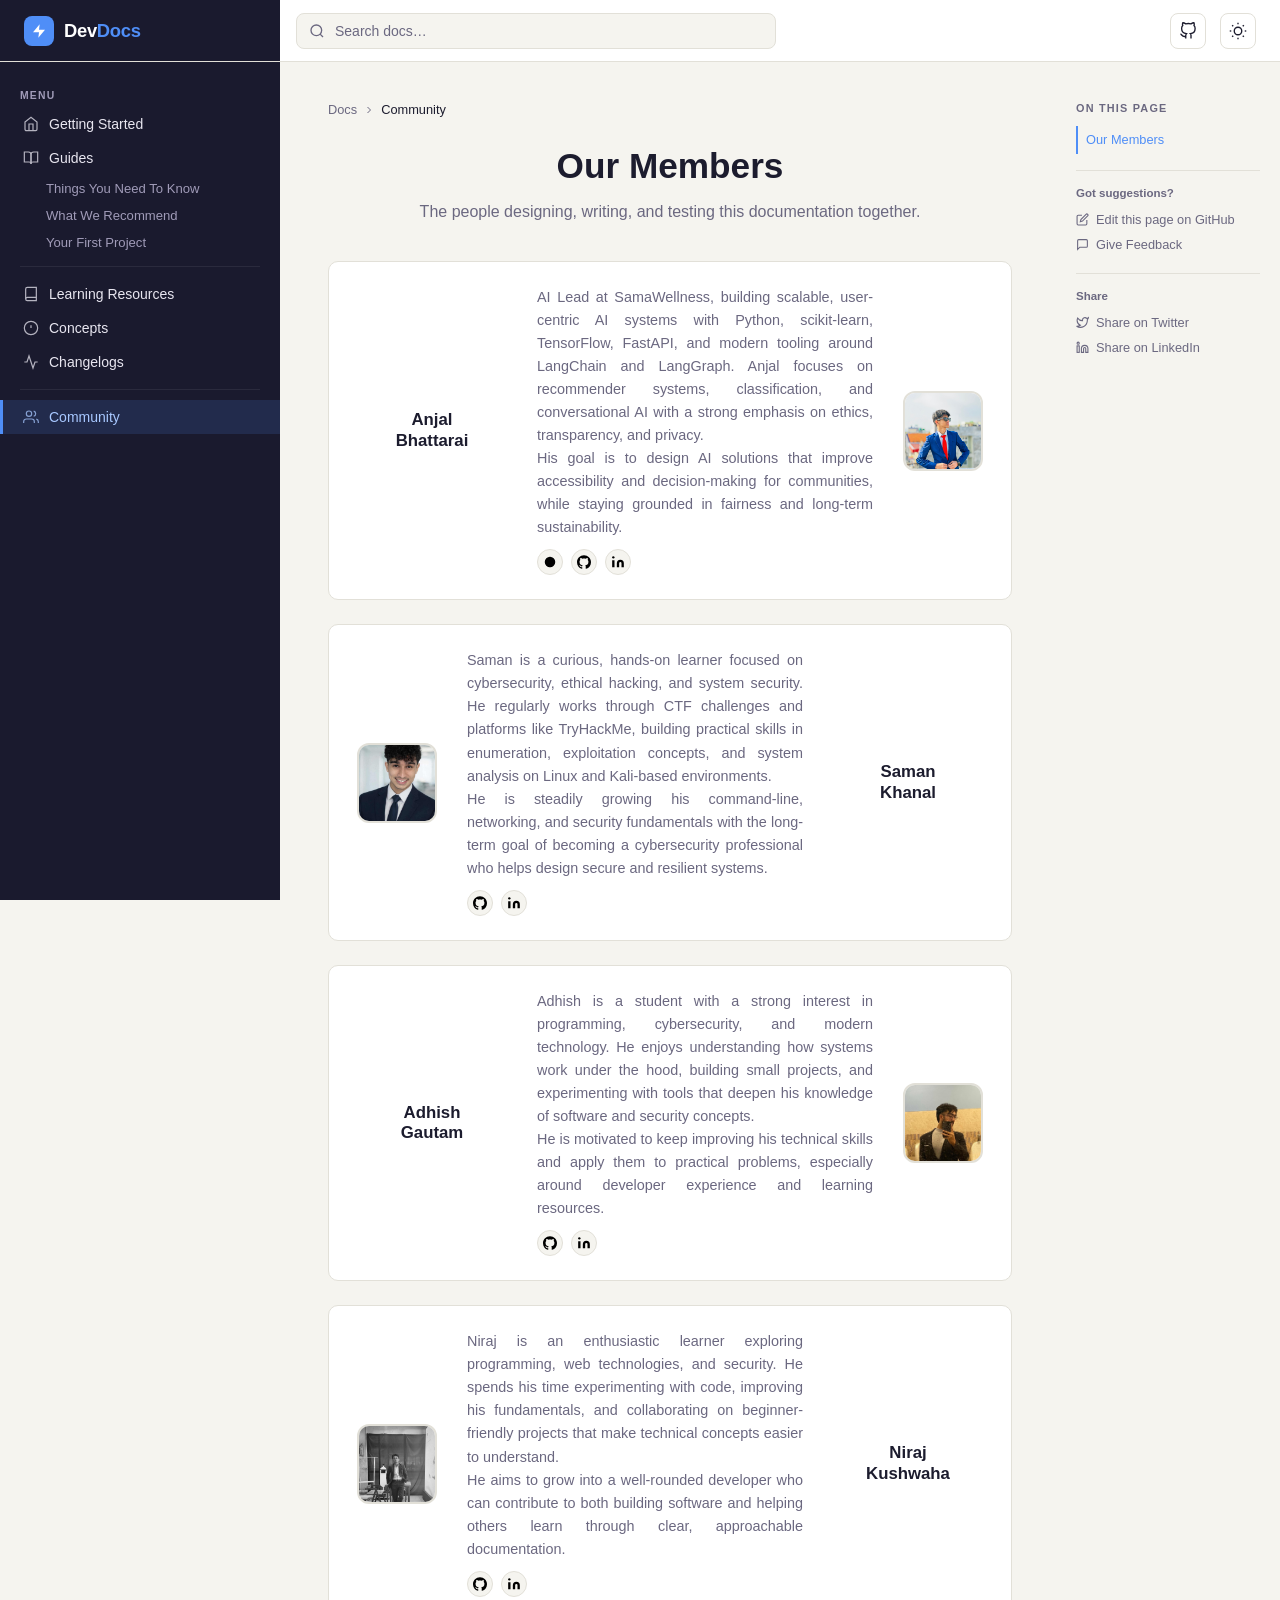
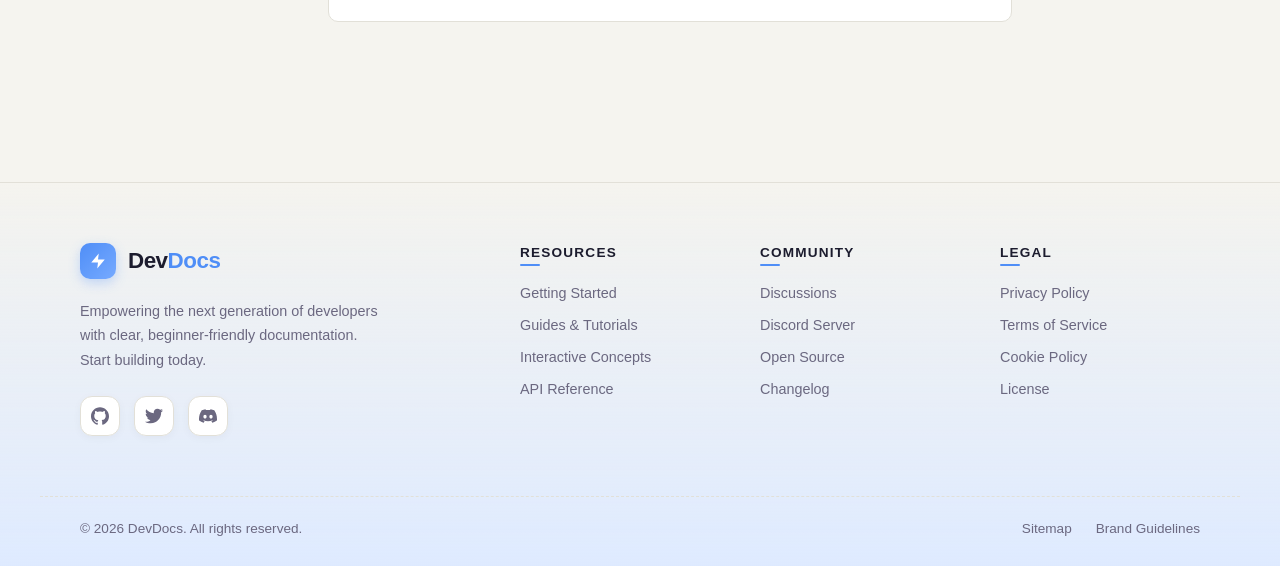
<file: HTML/community.html>
<!DOCTYPE html>
<html lang="en" data-theme="light">

<head>
  <meta charset="UTF-8" />
  <meta name="viewport" content="width=device-width, initial-scale=1.0" />
  <title>Community — DevDocs</title>
  <link rel="stylesheet" href="../CSS/style.css" />
  <style>
    /* ── Community Page Extras ── */
    .community-hero {
      margin-bottom: 36px;
      text-align: center;
    }

    .community-hero h1 {
      font-family: 'Syne', sans-serif;
      font-size: 2.2rem;
      font-weight: 800;
      color: var(--text);
      line-height: 1.2;
      margin-bottom: 12px;
    }

    .community-hero p {
      font-size: 1rem;
      color: var(--muted);
      line-height: 1.6;
    }

    /* ── Member Cards ── */
    .members-list {
      display: flex;
      flex-direction: column;
      gap: 24px;
      margin-top: 30px;
    }

    .member-card {
      background: var(--surface);
      border: 1px solid var(--border);
      border-radius: var(--radius);
      padding: 24px 28px;
      display: flex;
      align-items: center;
      gap: 30px;
    }

    .member-meta {
      display: flex;
      flex-direction: column;
      align-items: center;
      gap: 8px;
      flex-shrink: 0;
    }

    .member-avatar {
      width: 80px;
      height: 80px;
      background: var(--bg);
      border: 2px solid var(--border);
      border-radius: 12px;
      display: flex;
      align-items: center;
      justify-content: center;
      color: var(--muted);
      overflow: hidden;
    }

    .member-avatar svg {
      width: 32px;
      height: 32px;
      fill: none;
      stroke: currentColor;
      stroke-width: 1.5;
    }

    .member-avatar img {
      width: 100%;
      height: 100%;
      object-fit: cover;
      display: block;
    }

    .member-info {
      flex: 1;
      font-size: 0.9rem;
      color: var(--muted);
      line-height: 1.6;
      text-align: justify;
    }

    .member-name {
      font-family: 'Syne', sans-serif;
      font-weight: 700;
      font-size: 1.05rem;
      color: var(--text);
      text-align: center;
      line-height: 1.2;
    }

    .member-links {
      margin-top: 10px;
      display: flex;
      flex-wrap: wrap;
      gap: 8px;
      align-items: center;
    }

    .member-link-icon {
      width: 26px;
      height: 26px;
      border-radius: 999px;
      border: 1px solid var(--border);
      background: var(--bg);
      display: inline-flex;
      align-items: center;
      justify-content: center;
      color: var(--muted);
      transition: background 0.2s ease, border-color 0.2s ease, color 0.2s ease;
    }

    .member-link-icon svg {
      width: 14px;
      height: 14px;
    }

    .member-link-icon:hover {
      background: var(--accent);
      border-color: var(--accent);
      color: #fff;
    }

    @media (max-width: 768px) {
      .member-card {
        flex-direction: column;
        align-items: flex-start;
        gap: 15px;
      }

      .member-meta {
        align-items: flex-start;
      }

      .member-name {
        text-align: left;
      }
    }
  </style>
</head>

<body>

  <!-- Header -->
  <header>
    <div class="logo-area">
      <div class="logo-icon">
        <svg viewBox="0 0 24 24">
          <path d="M13 2L3 14h9l-1 8 10-12h-9l1-8z" />
        </svg>
      </div>
      <span class="logo-text">Dev<span>Docs</span></span>
    </div>

    <div class="search-wrap">
      <svg viewBox="0 0 24 24" stroke-width="2">
        <circle cx="11" cy="11" r="8" />
        <path d="m21 21-4.35-4.35" />
      </svg>
      <input type="text" placeholder="Search docs…" aria-label="Search documentation" />
    </div>

    <nav class="nav-icons">
      <button class="hamburger" id="hamburger" aria-label="Toggle menu">
        <svg viewBox="0 0 24 24">
          <line x1="3" y1="6" x2="21" y2="6" />
          <line x1="3" y1="12" x2="21" y2="12" />
          <line x1="3" y1="18" x2="21" y2="18" />
        </svg>
      </button>

      <a href="https://github.com/GautamAdhish/Developers-Documentation-Site" aria-label="GitHub" target="_blank">
        <svg viewBox="0 0 24 24">
          <path
            d="M9 19c-5 1.5-5-2.5-7-3m14 6v-3.87a3.37 3.37 0 0 0-.94-2.61c3.14-.35 6.44-1.54 6.44-7A5.44 5.44 0 0 0 20 4.77 5.07 5.07 0 0 0 19.91 1S18.73.65 16 2.48a13.38 13.38 0 0 0-7 0C6.27.65 5.09 1 5.09 1A5.07 5.07 0 0 0 5 4.77a5.44 5.44 0 0 0-1.5 3.78c0 5.42 3.3 6.61 6.44 7A3.37 3.37 0 0 0 9 18.13V22" />
        </svg>
      </a>
      <button id="theme-toggle" aria-label="Toggle dark mode">
        <svg id="icon-sun" viewBox="0 0 24 24">
          <circle cx="12" cy="12" r="5" />
          <line x1="12" y1="1" x2="12" y2="3" />
          <line x1="12" y1="21" x2="12" y2="23" />
          <line x1="4.22" y1="4.22" x2="5.64" y2="5.64" />
          <line x1="18.36" y1="18.36" x2="19.78" y2="19.78" />
          <line x1="1" y1="12" x2="3" y2="12" />
          <line x1="21" y1="12" x2="23" y2="12" />
          <line x1="4.22" y1="19.78" x2="5.64" y2="18.36" />
          <line x1="18.36" y1="5.64" x2="19.78" y2="4.22" />
        </svg>
        <svg id="icon-moon" viewBox="0 0 24 24">
          <path d="M21 12.79A9 9 0 1 1 11.21 3 7 7 0 0 0 21 12.79z" />
        </svg>
      </button>
    </nav>
  </header>

  <!-- Shell -->
  <div class="shell">

    <!-- Left Sidebar -->
    <aside class="left">
      <div class="nav-section">
        <div class="nav-label">Menu</div>

        <a href="../index.html" class="nav-item">
          <svg viewBox="0 0 24 24">
            <path d="M3 9l9-7 9 7v11a2 2 0 0 1-2 2H5a2 2 0 0 1-2-2z" />
            <polyline points="9 22 9 12 15 12 15 22" />
          </svg>
          Getting Started
        </a>

        <a href="HTML/things-you-need-to-know.html" class="nav-item">
          <svg viewBox="0 0 24 24">
            <path d="M2 3h6a4 4 0 0 1 4 4v14a3 3 0 0 0-3-3H2z" />
            <path d="M22 3h-6a4 4 0 0 0-4 4v14a3 3 0 0 1 3-3h7z" />
          </svg>
          Guides
        </a>
        <div class="nav-sub">
          <a href="things-you-need-to-know.html" class="nav-item">Things You Need To Know</a>
          <a href="what-we-recommend.html" class="nav-item">What We Recommend</a>
          <a href="your-first-project.html" class="nav-item">Your First Project</a>
        </div>

        <div class="nav-divider"></div>

        <a href="learning-resources.html" class="nav-item">
          <svg viewBox="0 0 24 24">
            <path d="M4 19.5A2.5 2.5 0 0 1 6.5 17H20" />
            <path d="M6.5 2H20v20H6.5A2.5 2.5 0 0 1 4 19.5v-15A2.5 2.5 0 0 1 6.5 2z" />
          </svg>
          Learning Resources
        </a>

        <a href="concepts-asobi.html" class="nav-item">
          <svg viewBox="0 0 24 24">
            <circle cx="12" cy="12" r="10" />
            <line x1="12" y1="8" x2="12" y2="12" />
            <line x1="12" y1="16" x2="12.01" y2="16" />
          </svg>
          Concepts
        </a>

        <a href="changelog.html" class="nav-item">
          <svg viewBox="0 0 24 24">
            <polyline points="22 12 18 12 15 21 9 3 6 12 2 12" />
          </svg>
          Changelogs
        </a>

        <div class="nav-divider"></div>

        <a href="community.html" class="nav-item active">
          <svg viewBox="0 0 24 24">
            <path d="M17 21v-2a4 4 0 0 0-4-4H5a4 4 0 0 0-4 4v2" />
            <circle cx="9" cy="7" r="4" />
            <path d="M23 21v-2a4 4 0 0 0-3-3.87" />
            <path d="M16 3.13a4 4 0 0 1 0 7.75" />
          </svg>
          Community
        </a>
      </div>
    </aside>

    <!-- Main Content -->
    <main>

      <!-- Breadcrumb -->
      <div class="breadcrumb">
        Docs
        <svg viewBox="0 0 24 24">
          <polyline points="9 18 15 12 9 6" />
        </svg>
        <span>Community</span>
      </div>

      <div class="community-hero" id="our-members">
        <h1>Our Members</h1>
        <p>The people designing, writing, and testing this documentation together.</p>
      </div>

      <div class="members-list">

        <!-- Member Card 1: Anjal Bhattarai -->
        <div class="member-card">
          <div class="member-name">Anjal<br />Bhattarai</div>
          <div class="member-info">
            <p>
              AI Lead at SamaWellness, building scalable, user-centric AI systems with Python, scikit-learn, TensorFlow,
              FastAPI, and modern tooling around LangChain and LangGraph. Anjal focuses on recommender systems,
              classification, and conversational AI with a strong emphasis on ethics, transparency, and privacy.
            </p>
            <p>
              His goal is to design AI solutions that improve accessibility and decision-making for communities, while
              staying grounded in fairness and long-term sustainability.
            </p>
            <div class="member-links">
              <a href="https://anjalbhattarai.com.np" target="_blank" class="member-link-icon"
                aria-label="Website of Anjal Bhattarai">
                <svg viewBox="0 0 24 24" aria-hidden="true">
                  <circle cx="12" cy="12" r="9" />
                  <path d="M3 12h18" />
                  <path d="M12 3a15 15 0 0 1 4 9 15 15 0 0 1-4 9 15 15 0 0 1-4-9 15 15 0 0 1 4-9z" />
                </svg>
              </a>
              <a href="https://github.com/anjalbhattarai79" target="_blank" class="member-link-icon"
                aria-label="GitHub profile of Anjal Bhattarai">
                <svg viewBox="0 0 24 24" aria-hidden="true">
                  <path
                    d="M12 .297c-6.63 0-12 5.373-12 12 0 5.303 3.438 9.8 8.205 11.385.6.113.82-.258.82-.577 0-.285-.01-1.04-.015-2.04-3.338.724-4.042-1.61-4.042-1.61C4.422 18.07 3.633 17.7 3.633 17.7c-1.087-.744.084-.729.084-.729 1.205.084 1.838 1.236 1.838 1.236 1.07 1.835 2.809 1.305 3.495.998.108-.776.417-1.305.76-1.605-2.665-.3-5.466-1.332-5.466-5.93 0-1.31.465-2.38 1.235-3.22-.135-.303-.54-1.523.105-3.176 0 0 1.005-.322 3.3 1.23.96-.267 1.98-.399 3-.405 1.02.006 2.04.138 3 .405 2.28-1.552 3.285-1.23 3.285-1.23.645 1.653.24 2.873.12 3.176.765.84 1.23 1.91 1.23 3.22 0 4.61-2.805 5.625-5.475 5.92.42.36.81 1.096.81 2.22 0 1.606-.015 2.896-.015 3.286 0 .315.21.69.825.57C20.565 22.092 24 17.592 24 12.297c0-6.627-5.373-12-12-12" />
                </svg>
              </a>
              <a href="https://www.linkedin.com/in/anjal-bhattarai-7b506b39a" target="_blank" class="member-link-icon"
                aria-label="LinkedIn profile of Anjal Bhattarai">
                <svg viewBox="0 0 24 24" aria-hidden="true">
                  <path d="M16 8a6 6 0 0 1 6 6v7h-4v-7a2 2 0 0 0-2-2 2 2 0 0 0-2 2v7h-4v-7a6 6 0 0 1 6-6z" />
                  <rect x="2" y="9" width="4" height="12" />
                  <circle cx="4" cy="4" r="2" />
                </svg>
              </a>
            </div>
          </div>
          <div class="member-avatar">
            <img src="../images/anjal.jpg" alt="Portrait of Anjal Bhattarai" />
          </div>
        </div>

        <!-- Member Card 2: Saman Khanal -->
        <div class="member-card">
          <div class="member-avatar">
            <img src="../images/saman.jpg" alt="Portrait of Saman Khanal" />
          </div>
          <div class="member-info">
            <p>
              Saman is a curious, hands-on learner focused on cybersecurity, ethical hacking, and system security. He
              regularly works through CTF challenges and platforms like TryHackMe, building practical skills in
              enumeration, exploitation concepts, and system analysis on Linux and Kali-based environments.
            </p>
            <p>
              He is steadily growing his command-line, networking, and security fundamentals with the long-term goal of
              becoming a cybersecurity professional who helps design secure and resilient systems.
            </p>
            <div class="member-links">
              <a href="https://github.com/saman-MVP" target="_blank" class="member-link-icon"
                aria-label="GitHub profile of Saman Khanal">
                <svg viewBox="0 0 24 24" aria-hidden="true">
                  <path
                    d="M12 .297c-6.63 0-12 5.373-12 12 0 5.303 3.438 9.8 8.205 11.385.6.113.82-.258.82-.577 0-.285-.01-1.04-.015-2.04-3.338.724-4.042-1.61-4.042-1.61C4.422 18.07 3.633 17.7 3.633 17.7c-1.087-.744.084-.729.084-.729 1.205.084 1.838 1.236 1.838 1.236 1.07 1.835 2.809 1.305 3.495.998.108-.776.417-1.305.76-1.605-2.665-.3-5.466-1.332-5.466-5.93 0-1.31.465-2.38 1.235-3.22-.135-.303-.54-1.523.105-3.176 0 0 1.005-.322 3.3 1.23.96-.267 1.98-.399 3-.405 1.02.006 2.04.138 3 .405 2.28-1.552 3.285-1.23 3.285-1.23.645 1.653.24 2.873.12 3.176.765.84 1.23 1.91 1.23 3.22 0 4.61-2.805 5.625-5.475 5.92.42.36.81 1.096.81 2.22 0 1.606-.015 2.896-.015 3.286 0 .315.21.69.825.57C20.565 22.092 24 17.592 24 12.297c0-6.627-5.373-12-12-12" />
                </svg>
              </a>
              <a href="https://www.linkedin.com/in/saman-khanal" target="_blank" class="member-link-icon"
                aria-label="LinkedIn profile of Saman Khanal">
                <svg viewBox="0 0 24 24" aria-hidden="true">
                  <path d="M16 8a6 6 0 0 1 6 6v7h-4v-7a2 2 0 0 0-2-2 2 2 0 0 0-2 2v7h-4v-7a6 6 0 0 1 6-6z" />
                  <rect x="2" y="9" width="4" height="12" />
                  <circle cx="4" cy="4" r="2" />
                </svg>
              </a>
            </div>
          </div>
          <div class="member-name right">Saman<br />Khanal</div>
        </div>

        <!-- Member Card 3: Adhish Gautam -->
        <div class="member-card">
          <div class="member-name">Adhish<br />Gautam</div>
          <div class="member-info">
            <p>
              Adhish is a student with a strong interest in programming, cybersecurity, and modern technology. He enjoys
              understanding how systems work under the hood, building small projects, and experimenting with tools that
              deepen his knowledge of software and security concepts.
            </p>
            <p>
              He is motivated to keep improving his technical skills and apply them to practical problems, especially
              around developer experience and learning resources.
            </p>
            <div class="member-links">
              <a href="https://github.com/GautamAdhish" target="_blank" class="member-link-icon"
                aria-label="GitHub profile of Adhish Gautam">
                <svg viewBox="0 0 24 24" aria-hidden="true">
                  <path
                    d="M12 .297c-6.63 0-12 5.373-12 12 0 5.303 3.438 9.8 8.205 11.385.6.113.82-.258.82-.577 0-.285-.01-1.04-.015-2.04-3.338.724-4.042-1.61-4.042-1.61C4.422 18.07 3.633 17.7 3.633 17.7c-1.087-.744.084-.729.084-.729 1.205.084 1.838 1.236 1.838 1.236 1.07 1.835 2.809 1.305 3.495.998.108-.776.417-1.305.76-1.605-2.665-.3-5.466-1.332-5.466-5.93 0-1.31.465-2.38 1.235-3.22-.135-.303-.54-1.523.105-3.176 0 0 1.005-.322 3.3 1.23.96-.267 1.98-.399 3-.405 1.02.006 2.04.138 3 .405 2.28-1.552 3.285-1.23 3.285-1.23.645 1.653.24 2.873.12 3.176.765.84 1.23 1.91 1.23 3.22 0 4.61-2.805 5.625-5.475 5.92.42.36.81 1.096.81 2.22 0 1.606-.015 2.896-.015 3.286 0 .315.21.69.825.57C20.565 22.092 24 17.592 24 12.297c0-6.627-5.373-12-12-12" />
                </svg>
              </a>
              <a href="https://www.linkedin.com/in/adhish-gautam-b82760342/" target="_blank" class="member-link-icon"
                aria-label="LinkedIn profile of Adhish Gautam">
                <svg viewBox="0 0 24 24" aria-hidden="true">
                  <path d="M16 8a6 6 0 0 1 6 6v7h-4v-7a2 2 0 0 0-2-2 2 2 0 0 0-2 2v7h-4v-7a6 6 0 0 1 6-6z" />
                  <rect x="2" y="9" width="4" height="12" />
                  <circle cx="4" cy="4" r="2" />
                </svg>
              </a>
            </div>
          </div>
          <div class="member-avatar">
            <img src="../images/adhish.jpg" alt="Portrait of Adhish Gautam" />
          </div>
        </div>

        <!-- Member Card 4: Niraj Kushwaha -->
        <div class="member-card">
          <div class="member-avatar">
            <img src="../images/niraj.jpg" alt="Portrait of Niraj Kushwaha" />
          </div>
          <div class="member-info">
            <p>
              Niraj is an enthusiastic learner exploring programming, web technologies, and security. He spends his time
              experimenting with code, improving his fundamentals, and collaborating on beginner-friendly projects that
              make technical concepts easier to understand.
            </p>
            <p>
              He aims to grow into a well-rounded developer who can contribute to both building software and helping
              others learn through clear, approachable documentation.
            </p>
            <div class="member-links">
              <a href="https://github.com/Niraj3004" target="_blank" class="member-link-icon"
                aria-label="GitHub profile of Niraj Kushwaha">
                <svg viewBox="0 0 24 24" aria-hidden="true">
                  <path
                    d="M12 .297c-6.63 0-12 5.373-12 12 0 5.303 3.438 9.8 8.205 11.385.6.113.82-.258.82-.577 0-.285-.01-1.04-.015-2.04-3.338.724-4.042-1.61-4.042-1.61C4.422 18.07 3.633 17.7 3.633 17.7c-1.087-.744.084-.729.084-.729 1.205.084 1.838 1.236 1.838 1.236 1.07 1.835 2.809 1.305 3.495.998.108-.776.417-1.305.76-1.605-2.665-.3-5.466-1.332-5.466-5.93 0-1.31.465-2.38 1.235-3.22-.135-.303-.54-1.523.105-3.176 0 0 1.005-.322 3.3 1.23.96-.267 1.98-.399 3-.405 1.02.006 2.04.138 3 .405 2.28-1.552 3.285-1.23 3.285-1.23.645 1.653.24 2.873.12 3.176.765.84 1.23 1.91 1.23 3.22 0 4.61-2.805 5.625-5.475 5.92.42.36.81 1.096.81 2.22 0 1.606-.015 2.896-.015 3.286 0 .315.21.69.825.57C20.565 22.092 24 17.592 24 12.297c0-6.627-5.373-12-12-12" />
                </svg>
              </a>
              <a href="https://www.linkedin.com/in/niraj-kushwaha-2b404432b" target="_blank" class="member-link-icon"
                aria-label="LinkedIn profile of Niraj Kushwaha">
                <svg viewBox="0 0 24 24" aria-hidden="true">
                  <path d="M16 8a6 6 0 0 1 6 6v7h-4v-7a2 2 0 0 0-2-2 2 2 0 0 0-2 2v7h-4v-7a6 6 0 0 1 6-6z" />
                  <rect x="2" y="9" width="4" height="12" />
                  <circle cx="4" cy="4" r="2" />
                </svg>
              </a>
            </div>
          </div>
          <div class="member-name right">Niraj<br />Kushwaha</div>
        </div>

      </div>

    </main>

    <!-- Right Sidebar -->
    <aside class="right">
      <div class="toc-title">On This Page</div>
      <ul class="toc-list">
        <li><a href="#our-members" class="active">Our Members</a></li>
      </ul>

      <div class="toc-divider"></div>

      <div class="toc-extra-title">Got suggestions?</div>
      <a href="https://github.com/GautamAdhish/Developers-Documentation-Site" class="toc-extra-link" target="_blank">
        <svg viewBox="0 0 24 24">
          <path d="M11 4H4a2 2 0 0 0-2 2v14a2 2 0 0 0 2 2h14a2 2 0 0 0 2-2v-7" />
          <path d="M18.5 2.5a2.121 2.121 0 0 1 3 3L12 15l-4 1 1-4 9.5-9.5z" />
        </svg>
        Edit this page on GitHub
      </a>
      <a href="#" class="toc-extra-link">
        <svg viewBox="0 0 24 24">
          <path d="M21 15a2 2 0 0 1-2 2H7l-4 4V5a2 2 0 0 1 2-2h14a2 2 0 0 1 2 2z" />
        </svg>
        Give Feedback
      </a>

      <div class="toc-divider"></div>

      <div class="toc-extra-title">Share</div>
      <a href="#" class="toc-extra-link">
        <svg viewBox="0 0 24 24">
          <path
            d="M23 3a10.9 10.9 0 0 1-3.14 1.53 4.48 4.48 0 0 0-7.86 3v1A10.66 10.66 0 0 1 3 4s-4 9 5 13a11.64 11.64 0 0 1-7 2c9 5 20 0 20-11.5a4.5 4.5 0 0 0-.08-.83A7.72 7.72 0 0 0 23 3z" />
        </svg>
        Share on Twitter
      </a>
      <a href="#" class="toc-extra-link">
        <svg viewBox="0 0 24 24">
          <path d="M16 8a6 6 0 0 1 6 6v7h-4v-7a2 2 0 0 0-2-2 2 2 0 0 0-2 2v7h-4v-7a6 6 0 0 1 6-6z" />
          <rect x="2" y="9" width="4" height="12" />
          <circle cx="4" cy="4" r="2" />
        </svg>
        Share on LinkedIn
      </a>
    </aside>

  </div><!-- end shell -->

  <!-- Premium Footer -->
  <footer class="premium-footer">
    <div class="footer-top">
      <div class="footer-brand">
        <div class="footer-brand-header">
          <div class="logo-icon">
            <svg viewBox="0 0 24 24">
              <path d="M13 2L3 14h9l-1 8 10-12h-9l1-8z" />
            </svg>
          </div>
          <span class="brand-name">Dev<span>Docs</span></span>
        </div>
        <p>Empowering the next generation of developers with clear, beginner-friendly documentation. Start building
          today.</p>
        <div class="footer-socials">
          <a href="https://github.com/GautamAdhish/Developers-Documentation-Site" aria-label="GitHub" target="_blank">
            <svg viewBox="0 0 24 24">
              <path
                d="M12 .297c-6.63 0-12 5.373-12 12 0 5.303 3.438 9.8 8.205 11.385.6.113.82-.258.82-.577 0-.285-.01-1.04-.015-2.04-3.338.724-4.042-1.61-4.042-1.61C4.422 18.07 3.633 17.7 3.633 17.7c-1.087-.744.084-.729.084-.729 1.205.084 1.838 1.236 1.838 1.236 1.07 1.835 2.809 1.305 3.495.998.108-.776.417-1.305.76-1.605-2.665-.3-5.466-1.332-5.466-5.93 0-1.31.465-2.38 1.235-3.22-.135-.303-.54-1.523.105-3.176 0 0 1.005-.322 3.3 1.23.96-.267 1.98-.399 3-.405 1.02.006 2.04.138 3 .405 2.28-1.552 3.285-1.23 3.285-1.23.645 1.653.24 2.873.12 3.176.765.84 1.23 1.91 1.23 3.22 0 4.61-2.805 5.625-5.475 5.92.42.36.81 1.096.81 2.22 0 1.606-.015 2.896-.015 3.286 0 .315.21.69.825.57C20.565 22.092 24 17.592 24 12.297c0-6.627-5.373-12-12-12">
              </path>
            </svg>
          </a>
          <a href="#" aria-label="Twitter">
            <svg viewBox="0 0 24 24">
              <path
                d="M23.954 4.569c-.885.389-1.83.654-2.825.775 1.014-.611 1.794-1.574 2.163-2.723-.951.555-2.005.959-3.127 1.184-.896-.959-2.173-1.559-3.591-1.559-2.717 0-4.92 2.203-4.92 4.917 0 .39.045.765.127 1.124C7.691 8.094 4.066 6.13 1.64 3.161c-.427.722-.666 1.561-.666 2.475 0 1.71.87 3.213 2.188 4.096-.807-.026-1.566-.248-2.228-.616v.061c0 2.385 1.693 4.374 3.946 4.827-.413.111-.849.171-1.296.171-.314 0-.615-.03-.916-.086.631 1.953 2.445 3.377 4.604 3.417-1.68 1.319-3.809 2.105-6.102 2.105-.39 0-.779-.023-1.17-.067 2.189 1.394 4.768 2.209 7.557 2.209 9.054 0 13.999-7.496 13.999-13.986 0-.209 0-.42-.015-.63.961-.689 1.8-1.56 2.46-2.548l-.047-.02z">
              </path>
            </svg>
          </a>
          <a href="#" aria-label="Discord">
            <svg viewBox="0 0 24 24">
              <path
                d="M20.317 4.37a19.791 19.791 0 0 0-4.885-1.515.074.074 0 0 0-.079.037c-.21.375-.444.864-.608 1.25a18.27 18.27 0 0 0-5.487 0 12.64 12.64 0 0 0-.617-1.25.077.077 0 0 0-.079-.037A19.736 19.736 0 0 0 3.677 4.37a.07.07 0 0 0-.032.027C.533 9.046-.32 13.58.099 18.057a.082.082 0 0 0 .031.057 19.9 19.9 0 0 0 5.993 3.03.078.078 0 0 0 .084-.028 14.09 14.09 0 0 0 1.226-1.994.076.076 0 0 0-.041-.106 13.107 13.107 0 0 1-1.872-.892.077.077 0 0 1-.008-.128 10.2 10.2 0 0 0 .372-.292.074.074 0 0 1 .077-.01c3.928 1.793 8.18 1.793 12.062 0a.074.074 0 0 1 .078.01c.12.098.246.198.373.292a.077.077 0 0 1-.006.127 12.299 12.299 0 0 1-1.873.892.077.077 0 0 0-.041.107c.36.698.772 1.362 1.225 1.993a.076.076 0 0 0 .084.028 19.839 19.839 0 0 0 6.002-3.03.077.077 0 0 0 .032-.054c.5-5.177-.838-9.674-3.549-13.66a.061.061 0 0 0-.031-.028zM8.02 15.33c-1.183 0-2.157-1.085-2.157-2.419 0-1.333.956-2.419 2.157-2.419 1.21 0 2.176 1.096 2.157 2.42 0 1.333-.956 2.418-2.157 2.418zm7.975 0c-1.183 0-2.157-1.085-2.157-2.419 0-1.333.955-2.419 2.157-2.419 1.21 0 2.176 1.096 2.157 2.42 0 1.333-.946 2.418-2.157 2.418z">
              </path>
            </svg>
          </a>
        </div>
      </div>

      <div class="footer-column">
        <h4 class="footer-heading">Resources</h4>
        <ul>
          <li><a href="#">Getting Started</a></li>
          <li><a href="#">Guides &amp; Tutorials</a></li>
          <li><a href="#">Interactive Concepts</a></li>
          <li><a href="#">API Reference</a></li>
        </ul>
      </div>

      <div class="footer-column">
        <h4 class="footer-heading">Community</h4>
        <ul>
          <li><a href="#">Discussions</a></li>
          <li><a href="#">Discord Server</a></li>
          <li><a href="#">Open Source</a></li>
          <li><a href="changelog.html">Changelog</a></li>
        </ul>
      </div>

      <div class="footer-column">
        <h4 class="footer-heading">Legal</h4>
        <ul>
          <li><a href="#">Privacy Policy</a></li>
          <li><a href="#">Terms of Service</a></li>
          <li><a href="#">Cookie Policy</a></li>
          <li><a href="#">License</a></li>
        </ul>
      </div>
    </div>

    <div class="footer-bottom">
      <p>&copy; 2026 DevDocs. All rights reserved.</p>
      <div class="footer-bottom-links">
        <a href="sitemap.html">Sitemap</a>
        <a href="#">Brand Guidelines</a>
      </div>
    </div>
  </footer>

  <div class="sidebar-overlay" id="sidebar-overlay"></div>

  <script>
    const toggle = document.getElementById('theme-toggle');
    const html = document.documentElement;

    const saved = localStorage.getItem('devdocs-theme');
    if (saved) html.setAttribute('data-theme', saved);

    toggle.addEventListener('click', () => {
      const current = html.getAttribute('data-theme');
      const next = current === 'dark' ? 'light' : 'dark';
      html.setAttribute('data-theme', next);
      localStorage.setItem('devdocs-theme', next);
    });

    const hamburger = document.getElementById('hamburger');
    const sidebar = document.querySelector('aside.left');
    const overlay = document.getElementById('sidebar-overlay');

    hamburger.addEventListener('click', () => {
      sidebar.classList.toggle('open');
      overlay.classList.toggle('active');
    });

    overlay.addEventListener('click', () => {
      sidebar.classList.remove('open');
      overlay.classList.remove('active');
    });
  </script>

</body>

</html>
</file>
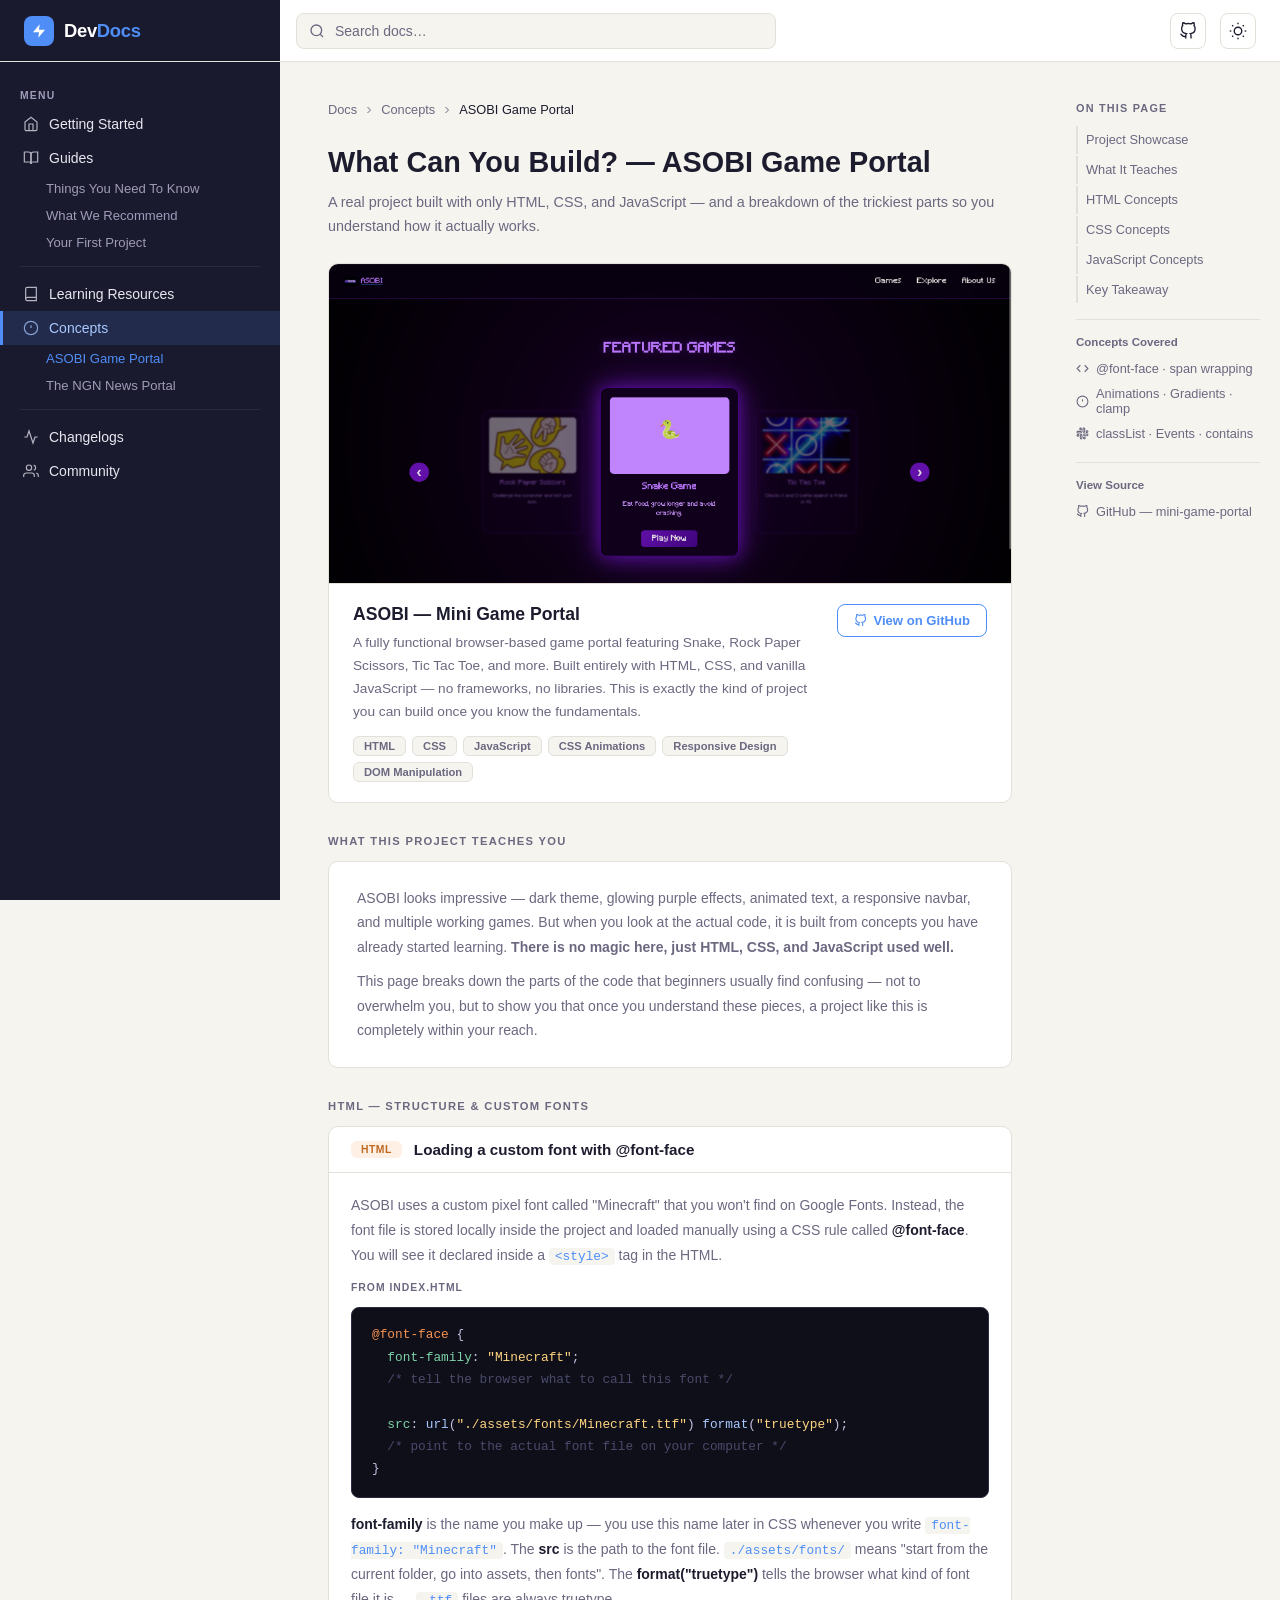
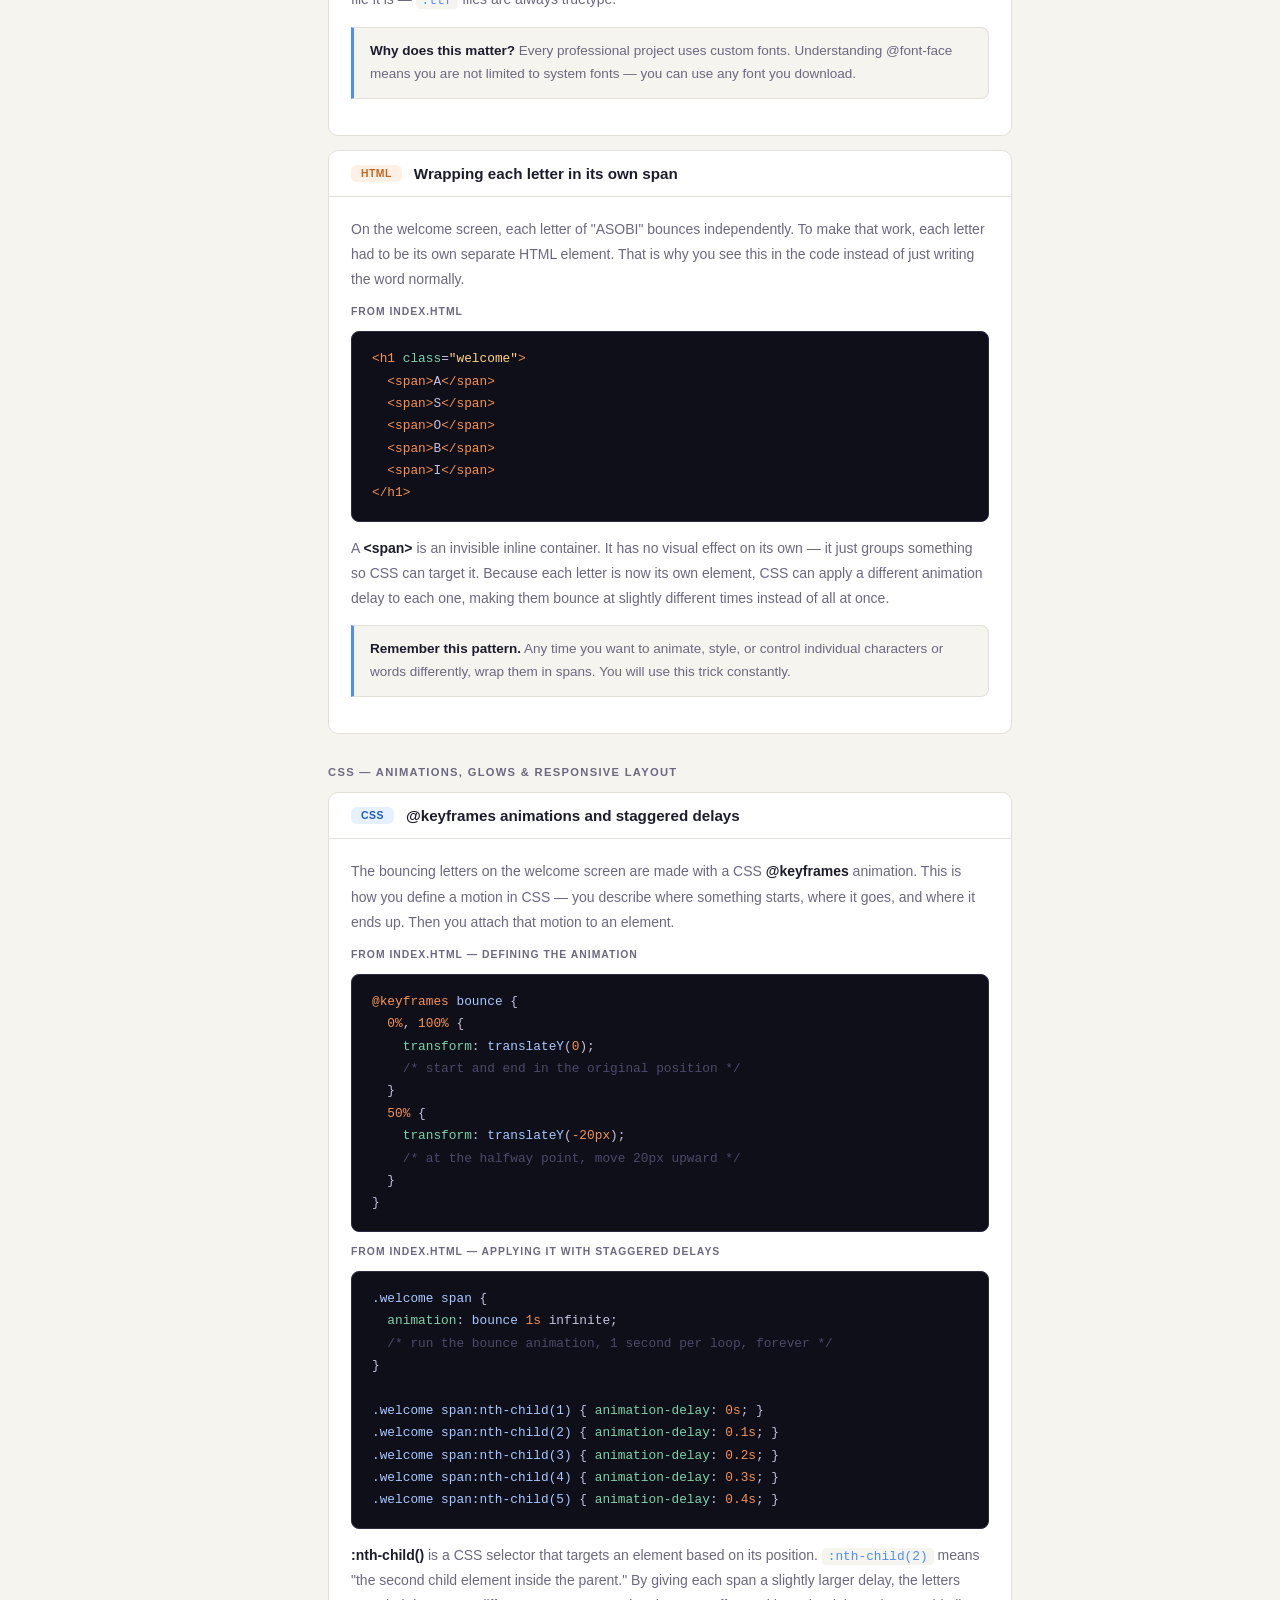
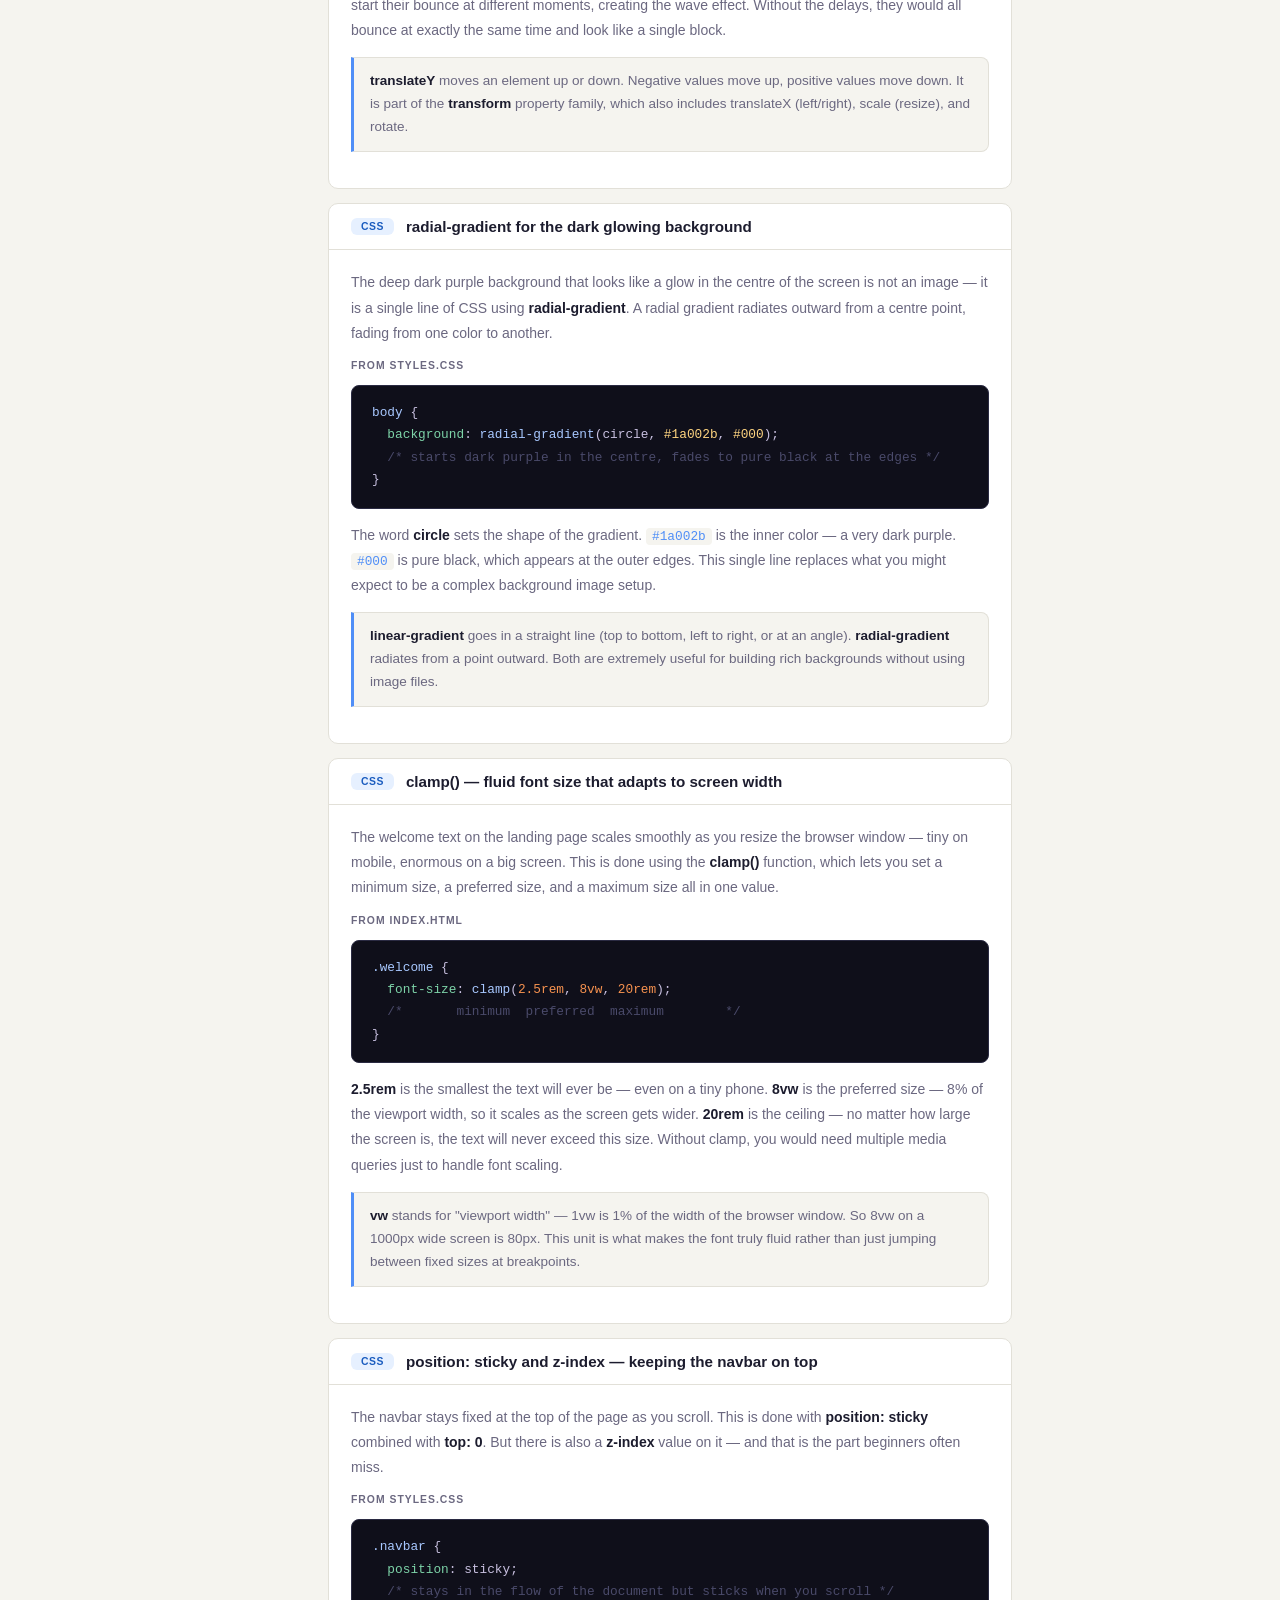
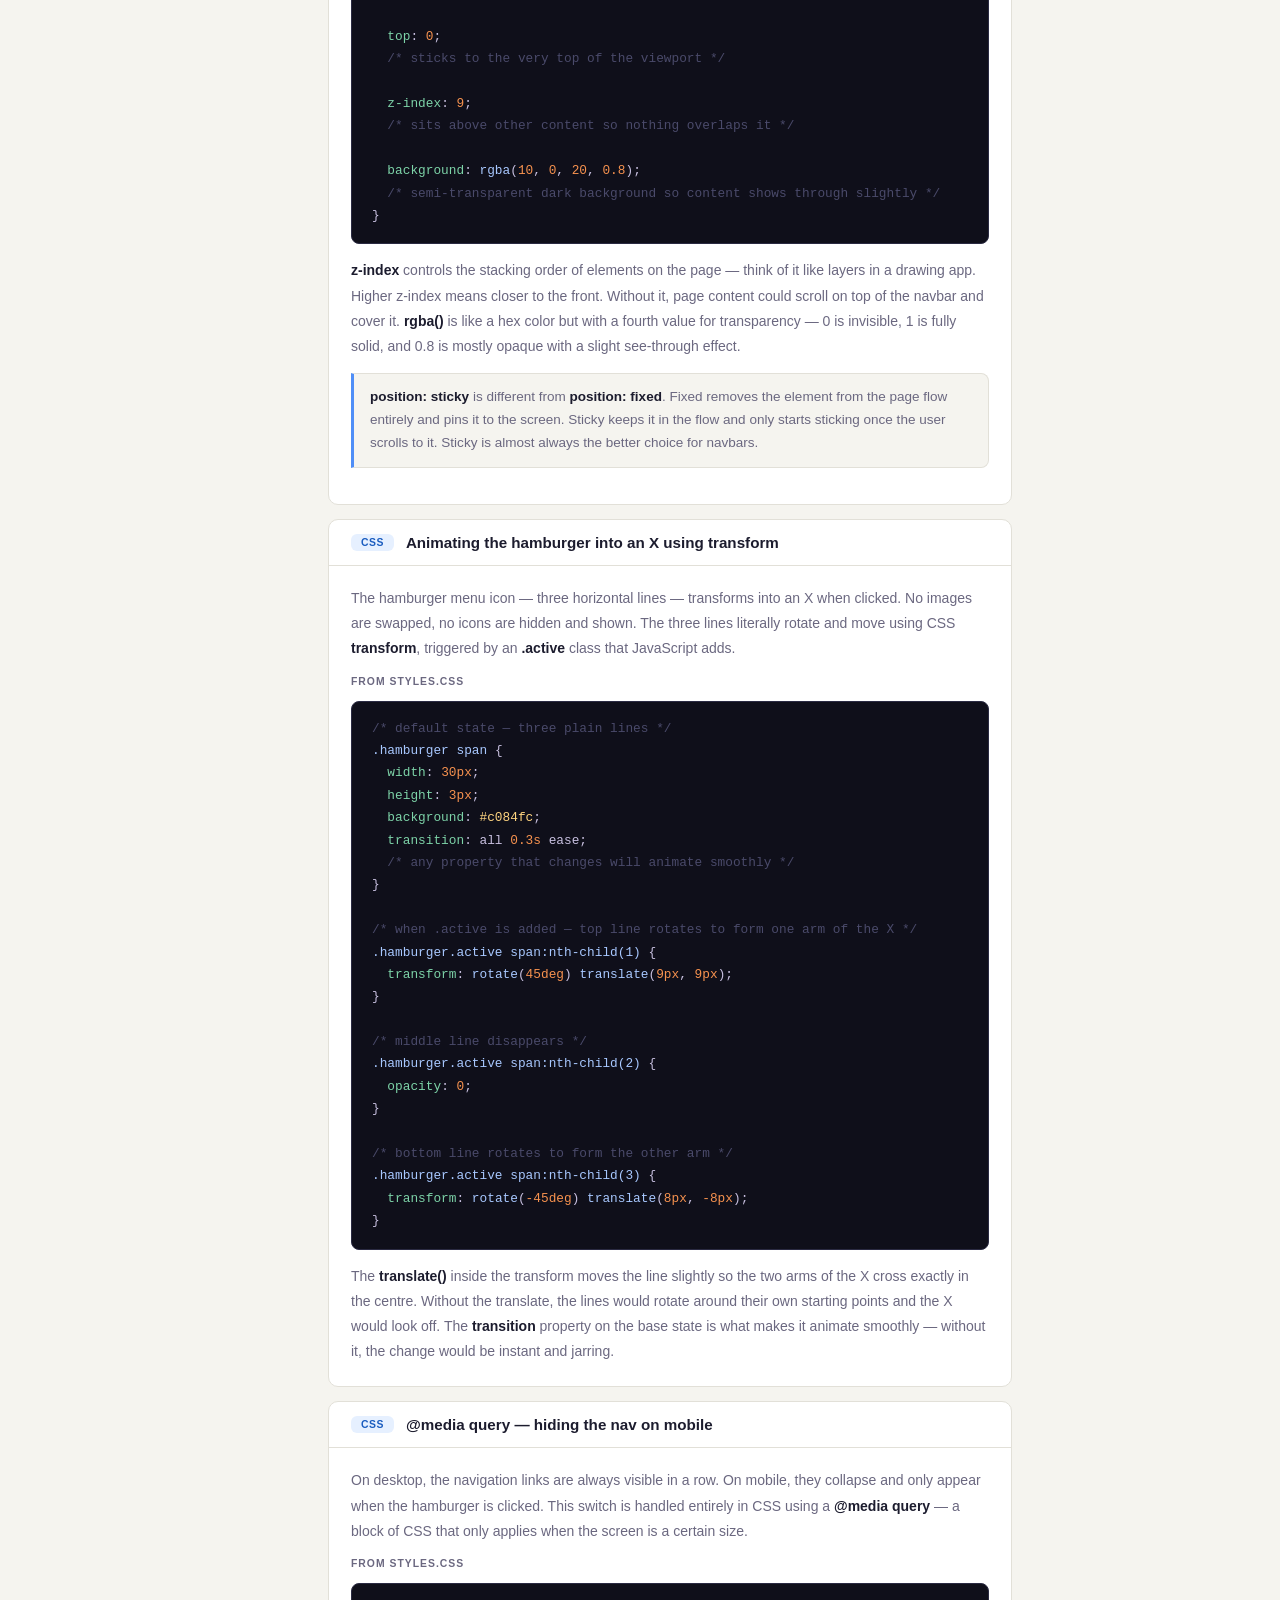
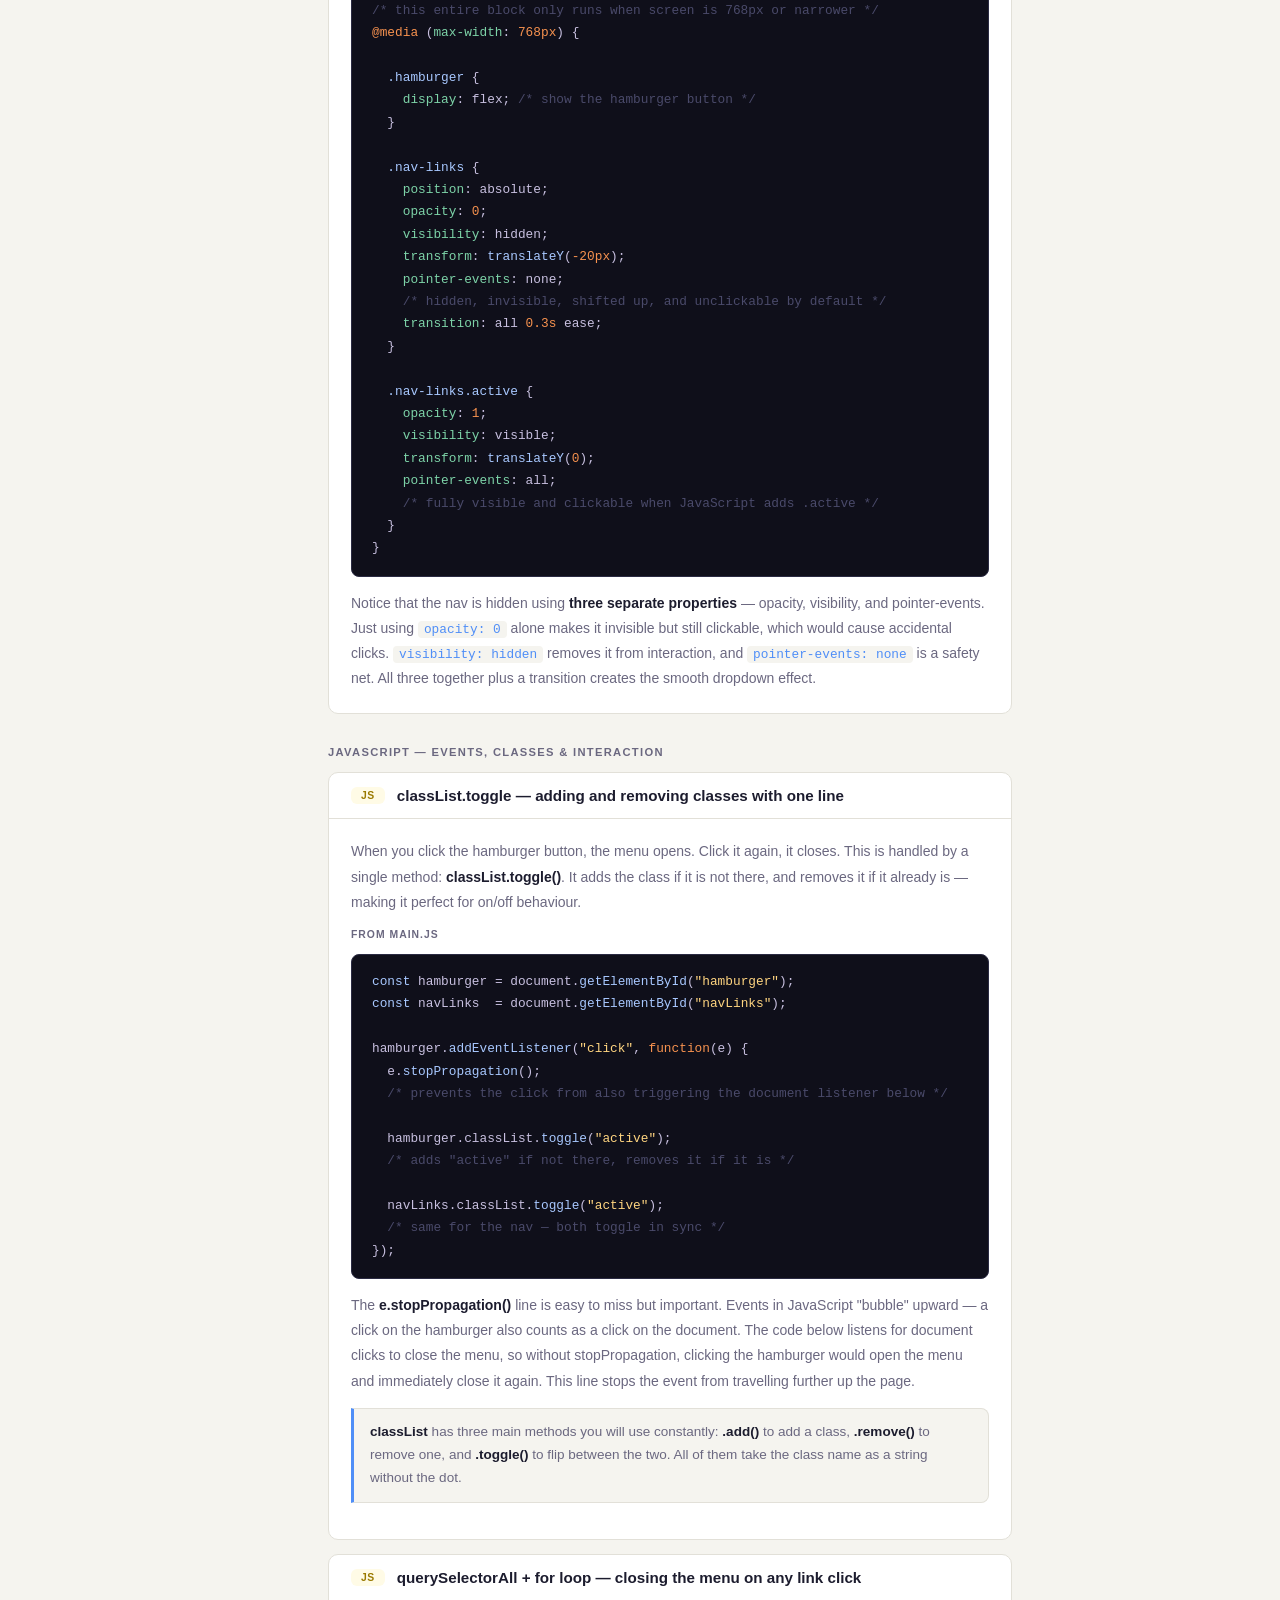
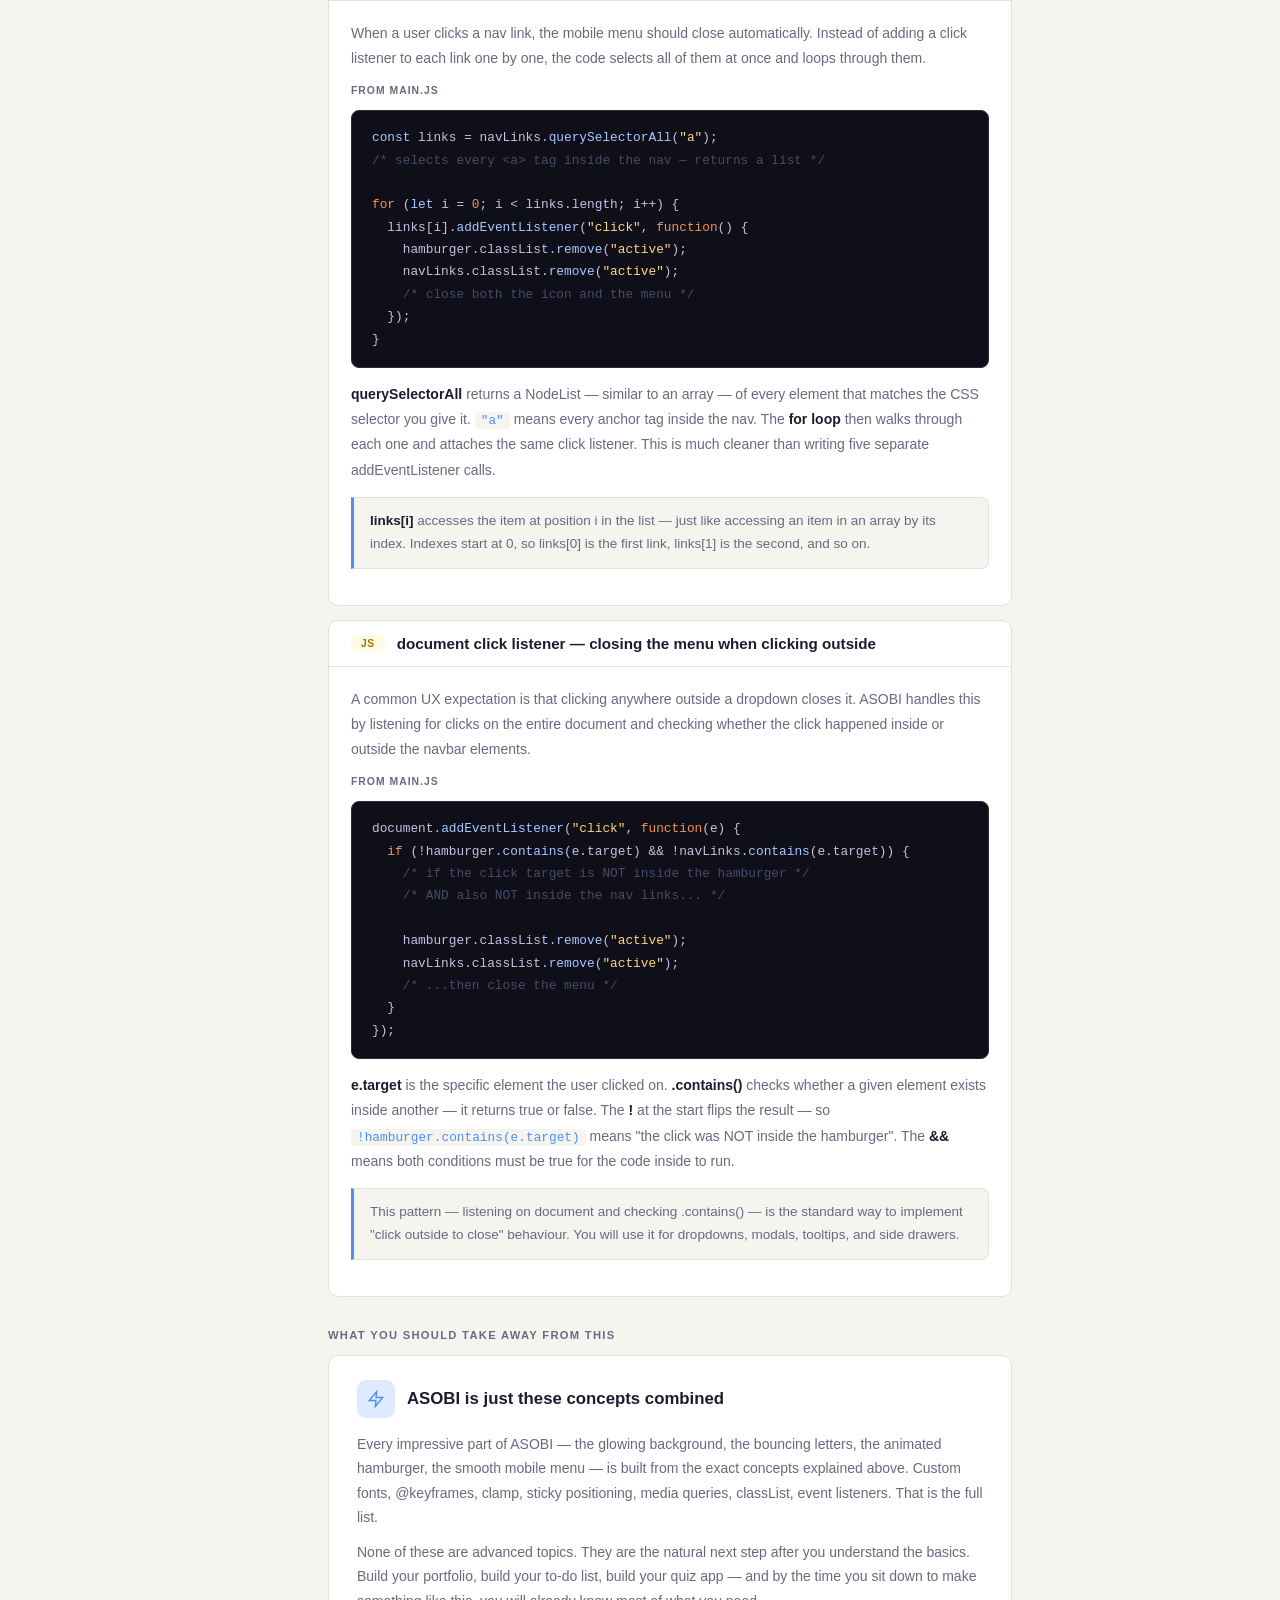
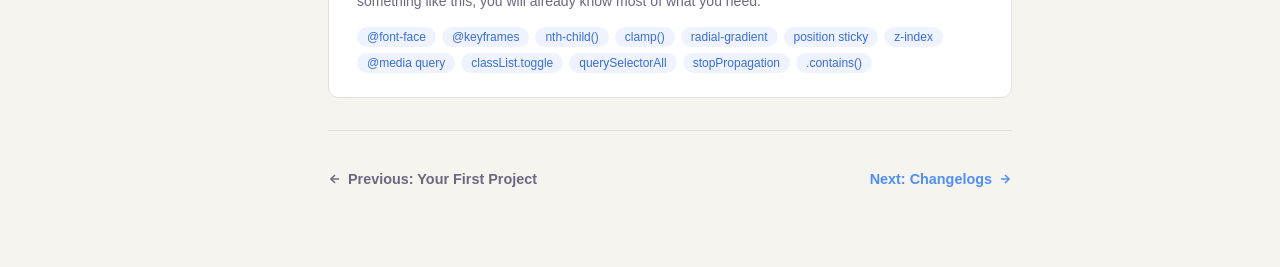
<file: HTML/concepts-asobi.html>
<!DOCTYPE html>
<html lang="en" data-theme="light">

<head>
  <meta charset="UTF-8" />
  <meta name="viewport" content="width=device-width, initial-scale=1.0" />
  <title>Concepts — ASOBI Game Portal — DevDocs</title>
  <link rel="stylesheet" href="../CSS/style.css" />
  <style>
    /* Showcase box */
    .project-showcase {
      border: 1px solid var(--border);
      border-radius: var(--radius);
      overflow: hidden;
      margin-bottom: 32px;
      background: var(--surface);
      transition: background 0.25s, border-color 0.25s;
    }

    .project-screenshot {
      width: 100%;
      display: block;
      border-bottom: 1px solid var(--border);
      max-height: 320px;
      object-fit: cover;
      object-position: top;
    }

    .project-showcase-body {
      padding: 20px 24px;
      display: flex;
      align-items: flex-start;
      justify-content: space-between;
      gap: 20px;
    }

    .project-showcase-info h2 {
      font-family: 'Syne', sans-serif;
      font-size: 1.1rem;
      font-weight: 800;
      color: var(--text);
      margin-bottom: 6px;
    }

    .project-showcase-info p {
      font-size: 0.855rem;
      color: var(--muted);
      line-height: 1.7;
      max-width: 480px;
    }

    .project-showcase-tags {
      display: flex;
      flex-wrap: wrap;
      gap: 6px;
      margin-top: 12px;
    }

    .project-tag {
      font-size: 0.7rem;
      font-weight: 600;
      padding: 3px 10px;
      border-radius: 6px;
      background: var(--bg);
      border: 1px solid var(--border);
      color: var(--muted);
    }

    .project-showcase-link {
      flex-shrink: 0;
      display: inline-flex;
      align-items: center;
      gap: 6px;
      font-size: 0.82rem;
      font-weight: 600;
      color: var(--accent);
      text-decoration: none;
      border: 1px solid var(--accent);
      padding: 8px 16px;
      border-radius: 8px;
      transition: background 0.2s;
    }

    .project-showcase-link:hover {
      background: var(--accent-soft);
    }

    .project-showcase-link svg {
      width: 13px;
      height: 13px;
      stroke: currentColor;
      fill: none;
      stroke-width: 2;
    }

    /* Concept Block  */
    .concept-block {
      background: var(--surface);
      border: 1px solid var(--border);
      border-radius: var(--radius);
      margin-bottom: 14px;
      overflow: hidden;
      transition: background 0.25s, border-color 0.25s;
    }

    .concept-block-header {
      display: flex;
      align-items: center;
      gap: 12px;
      padding: 14px 22px;
      border-bottom: 1px solid var(--border);
      transition: border-color 0.25s;
    }

    .concept-lang-badge {
      font-family: 'Syne', sans-serif;
      font-size: 0.65rem;
      font-weight: 700;
      letter-spacing: 0.5px;
      padding: 3px 10px;
      border-radius: 6px;
      flex-shrink: 0;
    }

    .badge-html {
      background: #fff0e6;
      color: #c06820;
    }

    .badge-css {
      background: #e6f0ff;
      color: #1a5cbf;
    }

    .badge-js {
      background: #fffbe6;
      color: #9a7a00;
    }

    [data-theme="dark"] .badge-html {
      background: #2a1a0a;
      color: #e8924f;
    }

    [data-theme="dark"] .badge-css {
      background: #0a1a2a;
      color: #6aacff;
    }

    [data-theme="dark"] .badge-js {
      background: #2a2600;
      color: #e0c840;
    }

    .concept-block-title {
      font-family: 'Syne', sans-serif;
      font-size: 0.95rem;
      font-weight: 700;
      color: var(--text);
    }

    .concept-block-body {
      padding: 20px 22px 22px;
    }

    .concept-block-body p {
      font-size: 0.875rem;
      line-height: 1.8;
      color: var(--muted);
      margin-bottom: 14px;
    }

    .concept-block-body p strong {
      color: var(--text);
    }

    .concept-block-body p:last-child {
      margin-bottom: 0;
    }

    /* ── Code snippet   */
    .code-block {
      background: #0f0f1a;
      border: 1px solid #2a2a42;
      border-radius: 8px;
      padding: 16px 20px;
      margin: 14px 0;
      overflow-x: auto;
    }

    .code-block code {
      font-family: 'Courier New', Courier, monospace;
      font-size: 0.8rem;
      line-height: 1.75;
      white-space: pre;
      color: #c8c0e0;
    }

    /* syntax colours */
    .t {
      color: #f7924f;
    }

    /* tag / keyword */
    .a {
      color: #7dd3a8;
    }

    /* attribute / property */
    .v {
      color: #ffd580;
    }

    /* value / string */
    .c {
      color: #4a4a6a;
    }

    /* comment */
    .fn {
      color: #a8c8ff;
    }

    /* function / selector */
    .n {
      color: #f7924f;
    }

    /* number */
    .p {
      color: #c084fc;
    }

    /* punctuation / special */

    /* code label */
    .code-label {
      font-size: 0.65rem;
      font-weight: 700;
      letter-spacing: 1px;
      text-transform: uppercase;
      color: var(--muted);
      margin-bottom: 6px;
    }

    /* callout inside concept */
    .concept-note {
      background: var(--bg);
      border: 1px solid var(--border);
      border-left: 3px solid var(--accent);
      border-radius: 0 8px 8px 0;
      padding: 12px 16px;
      margin: 14px 0;
      font-size: 0.845rem;
      line-height: 1.7;
      color: var(--muted);
      transition: background 0.25s;
    }

    .concept-note strong {
      color: var(--text);
    }
  </style>
</head>

<body>

  <!-- ── Header     -->
  <header>
    <div class="logo-area">
      <div class="logo-icon">
        <svg viewBox="0 0 24 24">
          <path d="M13 2L3 14h9l-1 8 10-12h-9l1-8z" />
        </svg>
      </div>
      <span class="logo-text">Dev<span>Docs</span></span>
    </div>

    <div class="search-wrap">
      <svg viewBox="0 0 24 24" stroke-width="2">
        <circle cx="11" cy="11" r="8" />
        <path d="m21 21-4.35-4.35" />
      </svg>
      <input type="text" placeholder="Search docs…" aria-label="Search documentation" />
    </div>

    <nav class="nav-icons">
      <button class="hamburger" id="hamburger" aria-label="Toggle menu">
        <svg viewBox="0 0 24 24">
          <line x1="3" y1="6" x2="21" y2="6" />
          <line x1="3" y1="12" x2="21" y2="12" />
          <line x1="3" y1="18" x2="21" y2="18" />
        </svg>
      </button>
      <a href="https://github.com/RujalRazz/mini-game-portal" target="_blank" aria-label="GitHub">
        <svg viewBox="0 0 24 24">
          <path
            d="M9 19c-5 1.5-5-2.5-7-3m14 6v-3.87a3.37 3.37 0 0 0-.94-2.61c3.14-.35 6.44-1.54 6.44-7A5.44 5.44 0 0 0 20 4.77 5.07 5.07 0 0 0 19.91 1S18.73.65 16 2.48a13.38 13.38 0 0 0-7 0C6.27.65 5.09 1 5.09 1A5.07 5.07 0 0 0 5 4.77a5.44 5.44 0 0 0-1.5 3.78c0 5.42 3.3 6.61 6.44 7A3.37 3.37 0 0 0 9 18.13V22" />
        </svg>
      </a>
      <button id="theme-toggle" aria-label="Toggle dark mode">
        <svg id="icon-sun" viewBox="0 0 24 24">
          <circle cx="12" cy="12" r="5" />
          <line x1="12" y1="1" x2="12" y2="3" />
          <line x1="12" y1="21" x2="12" y2="23" />
          <line x1="4.22" y1="4.22" x2="5.64" y2="5.64" />
          <line x1="18.36" y1="18.36" x2="19.78" y2="19.78" />
          <line x1="1" y1="12" x2="3" y2="12" />
          <line x1="21" y1="12" x2="23" y2="12" />
          <line x1="4.22" y1="19.78" x2="5.64" y2="18.36" />
          <line x1="18.36" y1="5.64" x2="19.78" y2="4.22" />
        </svg>
        <svg id="icon-moon" viewBox="0 0 24 24">
          <path d="M21 12.79A9 9 0 1 1 11.21 3 7 7 0 0 0 21 12.79z" />
        </svg>
      </button>
    </nav>
  </header>

  <!-- ── Shell    ─ -->
  <div class="shell">

    <!-- Left Sidebar -->
    <aside class="left">
      <div class="nav-section">
        <div class="nav-label">Menu</div>

        <a href="../index.html" class="nav-item">
          <svg viewBox="0 0 24 24">
            <path d="M3 9l9-7 9 7v11a2 2 0 0 1-2 2H5a2 2 0 0 1-2-2z" />
            <polyline points="9 22 9 12 15 12 15 22" />
          </svg>
          Getting Started
        </a>

        <a href="HTML/things-you-need-to-know.html" class="nav-item">
          <svg viewBox="0 0 24 24">
            <path d="M2 3h6a4 4 0 0 1 4 4v14a3 3 0 0 0-3-3H2z" />
            <path d="M22 3h-6a4 4 0 0 0-4 4v14a3 3 0 0 1 3-3h7z" />
          </svg>
          Guides
        </a>
        <div class="nav-sub">
          <a href="../HTML/things-you-need-to-know.html" class="nav-item">Things You Need To Know</a>
          <a href="../HTML/what-we-recommend.html" class="nav-item">What We Recommend</a>
          <a href="../HTML/your-first-project.html" class="nav-item">Your First Project</a>
        </div>

        <div class="nav-divider"></div>

        <a href="../HTML/learning-resources.html" class="nav-item">
          <svg viewBox="0 0 24 24">
            <path d="M4 19.5A2.5 2.5 0 0 1 6.5 17H20" />
            <path d="M6.5 2H20v20H6.5A2.5 2.5 0 0 1 4 19.5v-15A2.5 2.5 0 0 1 6.5 2z" />
          </svg>
          Learning Resources
        </a>

        <a href="../HTML/concepts-asobi.html" class="nav-item active">
          <svg viewBox="0 0 24 24">
            <circle cx="12" cy="12" r="10" />
            <line x1="12" y1="8" x2="12" y2="12" />
            <line x1="12" y1="16" x2="12.01" y2="16" />
          </svg>
          Concepts
        </a>
        <div class="nav-sub">
          <a href="../HTML/concepts-asobi.html" class="nav-item active">ASOBI Game Portal</a>
          <a href="concepts-news.html" class="nav-item">The NGN News Portal</a>
        </div>

        <div class="nav-divider"></div>

        <a href="../HTML/changelog.html" class="nav-item">
          <svg viewBox="0 0 24 24">
            <polyline points="22 12 18 12 15 21 9 3 6 12 2 12" />
          </svg>
          Changelogs
        </a>

        <a href="../HTML/community.html" class="nav-item">
          <svg viewBox="0 0 24 24">
            <path d="M17 21v-2a4 4 0 0 0-4-4H5a4 4 0 0 0-4 4v2" />
            <circle cx="9" cy="7" r="4" />
            <path d="M23 21v-2a4 4 0 0 0-3-3.87" />
            <path d="M16 3.13a4 4 0 0 1 0 7.75" />
          </svg>
          Community
        </a>
      </div>
    </aside>

    <!-- Main Content -->
    <main>

      <!-- Breadcrumb -->
      <div class="breadcrumb">
        Docs
        <svg viewBox="0 0 24 24">
          <polyline points="9 18 15 12 9 6" />
        </svg>
        Concepts
        <svg viewBox="0 0 24 24">
          <polyline points="9 18 15 12 9 6" />
        </svg>
        <span>ASOBI Game Portal</span>
      </div>

      <!-- Page title -->
      <h1
        style="font-family:'Syne',sans-serif; font-size:1.8rem; font-weight:800; color:var(--text); margin-bottom:10px; line-height:1.2;">
        What Can You Build? — ASOBI Game Portal
      </h1>
      <p style="font-size:0.9rem; color:var(--muted); margin-bottom:24px; line-height:1.7;">
        A real project built with only HTML, CSS, and JavaScript — and a breakdown of the trickiest parts so you
        understand how it actually works.
      </p>

      <!-- ── PROJECT SHOWCASE    ──── -->
      <div class="project-showcase" id="showcase">
        <img src="../IMAGES/asobi-preview.png" alt="ASOBI Game Portal screenshot" class="project-screenshot" />
        <div class="project-showcase-body">
          <div class="project-showcase-info">
            <h2>ASOBI — Mini Game Portal</h2>
            <p>A fully functional browser-based game portal featuring Snake, Rock Paper Scissors, Tic Tac Toe, and more.
              Built entirely with HTML, CSS, and vanilla JavaScript — no frameworks, no libraries. This is exactly the
              kind of project you can build once you know the fundamentals.</p>
            <div class="project-showcase-tags">
              <span class="project-tag">HTML</span>
              <span class="project-tag">CSS</span>
              <span class="project-tag">JavaScript</span>
              <span class="project-tag">CSS Animations</span>
              <span class="project-tag">Responsive Design</span>
              <span class="project-tag">DOM Manipulation</span>
            </div>
          </div>
          <a href="https://github.com/RujalRazz/mini-game-portal" target="_blank" class="project-showcase-link"
            target="_blank">
            <svg viewBox="0 0 24 24">
              <path
                d="M9 19c-5 1.5-5-2.5-7-3m14 6v-3.87a3.37 3.37 0 0 0-.94-2.61c3.14-.35 6.44-1.54 6.44-7A5.44 5.44 0 0 0 20 4.77 5.07 5.07 0 0 0 19.91 1S18.73.65 16 2.48a13.38 13.38 0 0 0-7 0C6.27.65 5.09 1 5.09 1A5.07 5.07 0 0 0 5 4.77a5.44 5.44 0 0 0-1.5 3.78c0 5.42 3.3 6.61 6.44 7A3.37 3.37 0 0 0 9 18.13V22" />
            </svg>
            View on GitHub
          </a>
        </div>
      </div>

      <!--  INTRO -->
      <div class="section-heading" id="intro">What this project teaches you</div>

      <div class="content-block">
        <div class="block-body">
          <p>ASOBI looks impressive — dark theme, glowing purple effects, animated text, a responsive navbar, and
            multiple working games. But when you look at the actual code, it is built from concepts you have already
            started learning. <strong>There is no magic here, just HTML, CSS, and JavaScript used well.</strong></p>
          <p>This page breaks down the parts of the code that beginners usually find confusing — not to overwhelm you,
            but to show you that once you understand these pieces, a project like this is completely within your reach.
          </p>
        </div>
      </div>

      <!-- ══════════════════════════════════════════════
         HTML CONCEPTS
    ═══════════════════════════════════════════════ -->
      <div class="section-heading" id="html">HTML — Structure & Custom Fonts</div>

      <!-- @font-face -->
      <div class="concept-block">
        <div class="concept-block-header">
          <span class="concept-lang-badge badge-html">HTML</span>
          <div class="concept-block-title">Loading a custom font with @font-face</div>
        </div>
        <div class="concept-block-body">
          <p>ASOBI uses a custom pixel font called "Minecraft" that you won't find on Google Fonts. Instead, the font
            file is stored locally inside the project and loaded manually using a CSS rule called
            <strong>@font-face</strong>. You will see it declared inside a <code
              style="font-size:0.8rem; background:var(--bg); padding:1px 6px; border-radius:4px; color:var(--accent);">&lt;style&gt;</code>
            tag in the HTML.
          </p>

          <div class="code-label">From index.html</div>
          <div class="code-block"><code><span class="t">@font-face</span> {
  <span class="a">font-family</span>: <span class="v">"Minecraft"</span>;
  <span class="c">/* tell the browser what to call this font */</span>

  <span class="a">src</span>: <span class="fn">url</span>(<span class="v">"./assets/fonts/Minecraft.ttf"</span>) <span class="fn">format</span>(<span class="v">"truetype"</span>);
  <span class="c">/* point to the actual font file on your computer */</span>
}</code></div>

          <p><strong>font-family</strong> is the name you make up — you use this name later in CSS whenever you write
            <code
              style="font-size:0.8rem; background:var(--bg); padding:1px 6px; border-radius:4px; color:var(--accent);">font-family: "Minecraft"</code>.
            The <strong>src</strong> is the path to the font file. <code
              style="font-size:0.8rem; background:var(--bg); padding:1px 6px; border-radius:4px; color:var(--accent);">./assets/fonts/</code>
            means "start from the current folder, go into assets, then fonts". The <strong>format("truetype")</strong>
            tells the browser what kind of font file it is — <code
              style="font-size:0.8rem; background:var(--bg); padding:1px 6px; border-radius:4px; color:var(--accent)">.ttf</code>
            files are always truetype.
          </p>

          <div class="concept-note">
            <strong>Why does this matter?</strong> Every professional project uses custom fonts. Understanding
            @font-face means you are not limited to system fonts — you can use any font you download.
          </div>
        </div>
      </div>

      <!-- Splitting text into spans -->
      <div class="concept-block">
        <div class="concept-block-header">
          <span class="concept-lang-badge badge-html">HTML</span>
          <div class="concept-block-title">Wrapping each letter in its own span</div>
        </div>
        <div class="concept-block-body">
          <p>On the welcome screen, each letter of "ASOBI" bounces independently. To make that work, each letter had to
            be its own separate HTML element. That is why you see this in the code instead of just writing the word
            normally.</p>

          <div class="code-label">From index.html</div>
          <div class="code-block"><code><span class="t">&lt;h1</span> <span class="a">class</span>=<span class="v">"welcome"</span><span class="t">&gt;</span>
  <span class="t">&lt;span&gt;</span>A<span class="t">&lt;/span&gt;</span>
  <span class="t">&lt;span&gt;</span>S<span class="t">&lt;/span&gt;</span>
  <span class="t">&lt;span&gt;</span>O<span class="t">&lt;/span&gt;</span>
  <span class="t">&lt;span&gt;</span>B<span class="t">&lt;/span&gt;</span>
  <span class="t">&lt;span&gt;</span>I<span class="t">&lt;/span&gt;</span>
<span class="t">&lt;/h1&gt;</span></code></div>

          <p>A <strong>&lt;span&gt;</strong> is an invisible inline container. It has no visual effect on its own — it
            just groups something so CSS can target it. Because each letter is now its own element, CSS can apply a
            different animation delay to each one, making them bounce at slightly different times instead of all at
            once.</p>

          <div class="concept-note">
            <strong>Remember this pattern.</strong> Any time you want to animate, style, or control individual
            characters or words differently, wrap them in spans. You will use this trick constantly.
          </div>
        </div>
      </div>

      <!-- ══════════════════════════════════════════════
         CSS CONCEPTS
    ═══════════════════════════════════════════════ -->
      <div class="section-heading" id="css">CSS — Animations, Glows & Responsive Layout</div>

      <!-- @keyframes + animation-delay -->
      <div class="concept-block">
        <div class="concept-block-header">
          <span class="concept-lang-badge badge-css">CSS</span>
          <div class="concept-block-title">@keyframes animations and staggered delays</div>
        </div>
        <div class="concept-block-body">
          <p>The bouncing letters on the welcome screen are made with a CSS <strong>@keyframes</strong> animation. This
            is how you define a motion in CSS — you describe where something starts, where it goes, and where it ends
            up. Then you attach that motion to an element.</p>

          <div class="code-label">From index.html — defining the animation</div>
          <div class="code-block"><code><span class="t">@keyframes</span> <span class="fn">bounce</span> {
  <span class="n">0%</span>, <span class="n">100%</span> {
    <span class="a">transform</span>: <span class="fn">translateY</span>(<span class="n">0</span>);
    <span class="c">/* start and end in the original position */</span>
  }
  <span class="n">50%</span> {
    <span class="a">transform</span>: <span class="fn">translateY</span>(<span class="n">-20px</span>);
    <span class="c">/* at the halfway point, move 20px upward */</span>
  }
}</code></div>

          <div class="code-label">From index.html — applying it with staggered delays</div>
          <div class="code-block">
            <code><span class="fn">.welcome span</span> {
  <span class="a">animation</span>: <span class="fn">bounce</span> <span class="n">1s</span> infinite;
  <span class="c">/* run the bounce animation, 1 second per loop, forever */</span>
}

<span class="fn">.welcome span:nth-child(1)</span> { <span class="a">animation-delay</span>: <span class="n">0s</span>; }
<span class="fn">.welcome span:nth-child(2)</span> { <span class="a">animation-delay</span>: <span class="n">0.1s</span>; }
<span class="fn">.welcome span:nth-child(3)</span> { <span class="a">animation-delay</span>: <span class="n">0.2s</span>; }
<span class="fn">.welcome span:nth-child(4)</span> { <span class="a">animation-delay</span>: <span class="n">0.3s</span>; }
<span class="fn">.welcome span:nth-child(5)</span> { <span class="a">animation-delay</span>: <span class="n">0.4s</span>; }</code>
          </div>

          <p><strong>:nth-child()</strong> is a CSS selector that targets an element based on its position. <code
              style="font-size:0.8rem; background:var(--bg); padding:1px 6px; border-radius:4px; color:var(--accent);">:nth-child(2)</code>
            means "the second child element inside the parent." By giving each span a slightly larger delay, the letters
            start their bounce at different moments, creating the wave effect. Without the delays, they would all bounce
            at exactly the same time and look like a single block.</p>

          <div class="concept-note">
            <strong>translateY</strong> moves an element up or down. Negative values move up, positive values move down.
            It is part of the <strong>transform</strong> property family, which also includes translateX (left/right),
            scale (resize), and rotate.
          </div>
        </div>
      </div>

      <!-- radial-gradient background -->
      <div class="concept-block">
        <div class="concept-block-header">
          <span class="concept-lang-badge badge-css">CSS</span>
          <div class="concept-block-title">radial-gradient for the dark glowing background</div>
        </div>
        <div class="concept-block-body">
          <p>The deep dark purple background that looks like a glow in the centre of the screen is not an image — it is
            a single line of CSS using <strong>radial-gradient</strong>. A radial gradient radiates outward from a
            centre point, fading from one color to another.</p>

          <div class="code-label">From styles.css</div>
          <div class="code-block"><code><span class="fn">body</span> {
  <span class="a">background</span>: <span class="fn">radial-gradient</span>(circle, <span class="v">#1a002b</span>, <span class="v">#000</span>);
  <span class="c">/* starts dark purple in the centre, fades to pure black at the edges */</span>
}</code></div>

          <p>The word <strong>circle</strong> sets the shape of the gradient. <code
              style="font-size:0.8rem; background:var(--bg); padding:1px 6px; border-radius:4px; color:var(--accent);">#1a002b</code>
            is the inner color — a very dark purple. <code
              style="font-size:0.8rem; background:var(--bg); padding:1px 6px; border-radius:4px; color:var(--accent);">#000</code>
            is pure black, which appears at the outer edges. This single line replaces what you might expect to be a
            complex background image setup.</p>

          <div class="concept-note">
            <strong>linear-gradient</strong> goes in a straight line (top to bottom, left to right, or at an angle).
            <strong>radial-gradient</strong> radiates from a point outward. Both are extremely useful for building rich
            backgrounds without using image files.
          </div>
        </div>
      </div>

      <!-- clamp -->
      <div class="concept-block">
        <div class="concept-block-header">
          <span class="concept-lang-badge badge-css">CSS</span>
          <div class="concept-block-title">clamp() — fluid font size that adapts to screen width</div>
        </div>
        <div class="concept-block-body">
          <p>The welcome text on the landing page scales smoothly as you resize the browser window — tiny on mobile,
            enormous on a big screen. This is done using the <strong>clamp()</strong> function, which lets you set a
            minimum size, a preferred size, and a maximum size all in one value.</p>

          <div class="code-label">From index.html</div>
          <div class="code-block"><code><span class="fn">.welcome</span> {
  <span class="a">font-size</span>: <span class="fn">clamp</span>(<span class="n">2.5rem</span>, <span class="n">8vw</span>, <span class="n">20rem</span>);
  <span class="c">/*       minimum  preferred  maximum        */</span>
}</code></div>

          <p><strong>2.5rem</strong> is the smallest the text will ever be — even on a tiny phone. <strong>8vw</strong>
            is the preferred size — 8% of the viewport width, so it scales as the screen gets wider.
            <strong>20rem</strong> is the ceiling — no matter how large the screen is, the text will never exceed this
            size. Without clamp, you would need multiple media queries just to handle font scaling.
          </p>

          <div class="concept-note">
            <strong>vw</strong> stands for "viewport width" — 1vw is 1% of the width of the browser window. So 8vw on a
            1000px wide screen is 80px. This unit is what makes the font truly fluid rather than just jumping between
            fixed sizes at breakpoints.
          </div>
        </div>
      </div>

      <!-- sticky navbar + z-index -->
      <div class="concept-block">
        <div class="concept-block-header">
          <span class="concept-lang-badge badge-css">CSS</span>
          <div class="concept-block-title">position: sticky and z-index — keeping the navbar on top</div>
        </div>
        <div class="concept-block-body">
          <p>The navbar stays fixed at the top of the page as you scroll. This is done with <strong>position:
              sticky</strong> combined with <strong>top: 0</strong>. But there is also a <strong>z-index</strong> value
            on it — and that is the part beginners often miss.</p>

          <div class="code-label">From styles.css</div>
          <div class="code-block"><code><span class="fn">.navbar</span> {
  <span class="a">position</span>: sticky;
  <span class="c">/* stays in the flow of the document but sticks when you scroll */</span>

  <span class="a">top</span>: <span class="n">0</span>;
  <span class="c">/* sticks to the very top of the viewport */</span>

  <span class="a">z-index</span>: <span class="n">9</span>;
  <span class="c">/* sits above other content so nothing overlaps it */</span>

  <span class="a">background</span>: <span class="fn">rgba</span>(<span class="n">10</span>, <span class="n">0</span>, <span class="n">20</span>, <span class="n">0.8</span>);
  <span class="c">/* semi-transparent dark background so content shows through slightly */</span>
}</code></div>

          <p><strong>z-index</strong> controls the stacking order of elements on the page — think of it like layers in a
            drawing app. Higher z-index means closer to the front. Without it, page content could scroll on top of the
            navbar and cover it. <strong>rgba()</strong> is like a hex color but with a fourth value for transparency —
            0 is invisible, 1 is fully solid, and 0.8 is mostly opaque with a slight see-through effect.</p>

          <div class="concept-note">
            <strong>position: sticky</strong> is different from <strong>position: fixed</strong>. Fixed removes the
            element from the page flow entirely and pins it to the screen. Sticky keeps it in the flow and only starts
            sticking once the user scrolls to it. Sticky is almost always the better choice for navbars.
          </div>
        </div>
      </div>

      <!-- hamburger animation -->
      <div class="concept-block">
        <div class="concept-block-header">
          <span class="concept-lang-badge badge-css">CSS</span>
          <div class="concept-block-title">Animating the hamburger into an X using transform</div>
        </div>
        <div class="concept-block-body">
          <p>The hamburger menu icon — three horizontal lines — transforms into an X when clicked. No images are
            swapped, no icons are hidden and shown. The three lines literally rotate and move using CSS
            <strong>transform</strong>, triggered by an <strong>.active</strong> class that JavaScript adds.
          </p>

          <div class="code-label">From styles.css</div>
          <div class="code-block"><code><span class="c">/* default state — three plain lines */</span>
<span class="fn">.hamburger span</span> {
  <span class="a">width</span>: <span class="n">30px</span>;
  <span class="a">height</span>: <span class="n">3px</span>;
  <span class="a">background</span>: <span class="v">#c084fc</span>;
  <span class="a">transition</span>: all <span class="n">0.3s</span> ease;
  <span class="c">/* any property that changes will animate smoothly */</span>
}

<span class="c">/* when .active is added — top line rotates to form one arm of the X */</span>
<span class="fn">.hamburger.active span:nth-child(1)</span> {
  <span class="a">transform</span>: <span class="fn">rotate</span>(<span class="n">45deg</span>) <span class="fn">translate</span>(<span class="n">9px</span>, <span class="n">9px</span>);
}

<span class="c">/* middle line disappears */</span>
<span class="fn">.hamburger.active span:nth-child(2)</span> {
  <span class="a">opacity</span>: <span class="n">0</span>;
}

<span class="c">/* bottom line rotates to form the other arm */</span>
<span class="fn">.hamburger.active span:nth-child(3)</span> {
  <span class="a">transform</span>: <span class="fn">rotate</span>(<span class="n">-45deg</span>) <span class="fn">translate</span>(<span class="n">8px</span>, <span class="n">-8px</span>);
}</code></div>

          <p>The <strong>translate()</strong> inside the transform moves the line slightly so the two arms of the X
            cross exactly in the centre. Without the translate, the lines would rotate around their own starting points
            and the X would look off. The <strong>transition</strong> property on the base state is what makes it
            animate smoothly — without it, the change would be instant and jarring.</p>
        </div>
      </div>

      <!-- responsive nav with media query -->
      <div class="concept-block">
        <div class="concept-block-header">
          <span class="concept-lang-badge badge-css">CSS</span>
          <div class="concept-block-title">@media query — hiding the nav on mobile</div>
        </div>
        <div class="concept-block-body">
          <p>On desktop, the navigation links are always visible in a row. On mobile, they collapse and only appear when
            the hamburger is clicked. This switch is handled entirely in CSS using a <strong>@media query</strong> — a
            block of CSS that only applies when the screen is a certain size.</p>

          <div class="code-label">From styles.css</div>
          <div class="code-block"><code><span class="c">/* this entire block only runs when screen is 768px or narrower */</span>
<span class="t">@media</span> (<span class="a">max-width</span>: <span class="n">768px</span>) {

  <span class="fn">.hamburger</span> {
    <span class="a">display</span>: flex; <span class="c">/* show the hamburger button */</span>
  }

  <span class="fn">.nav-links</span> {
    <span class="a">position</span>: absolute;
    <span class="a">opacity</span>: <span class="n">0</span>;
    <span class="a">visibility</span>: hidden;
    <span class="a">transform</span>: <span class="fn">translateY</span>(<span class="n">-20px</span>);
    <span class="a">pointer-events</span>: none;
    <span class="c">/* hidden, invisible, shifted up, and unclickable by default */</span>
    <span class="a">transition</span>: all <span class="n">0.3s</span> ease;
  }

  <span class="fn">.nav-links.active</span> {
    <span class="a">opacity</span>: <span class="n">1</span>;
    <span class="a">visibility</span>: visible;
    <span class="a">transform</span>: <span class="fn">translateY</span>(<span class="n">0</span>);
    <span class="a">pointer-events</span>: all;
    <span class="c">/* fully visible and clickable when JavaScript adds .active */</span>
  }
}</code></div>

          <p>Notice that the nav is hidden using <strong>three separate properties</strong> — opacity, visibility, and
            pointer-events. Just using <code
              style="font-size:0.8rem; background:var(--bg); padding:1px 6px; border-radius:4px; color:var(--accent);">opacity: 0</code>
            alone makes it invisible but still clickable, which would cause accidental clicks. <code
              style="font-size:0.8rem; background:var(--bg); padding:1px 6px; border-radius:4px; color:var(--accent);">visibility: hidden</code>
            removes it from interaction, and <code
              style="font-size:0.8rem; background:var(--bg); padding:1px 6px; border-radius:4px; color:var(--accent);">pointer-events: none</code>
            is a safety net. All three together plus a transition creates the smooth dropdown effect.</p>
        </div>
      </div>

      <!-- ══════════════════════════════════════════════
         JS CONCEPTS
    ═══════════════════════════════════════════════ -->
      <div class="section-heading" id="js">JavaScript — Events, Classes & Interaction</div>

      <!-- classList.toggle -->
      <div class="concept-block">
        <div class="concept-block-header">
          <span class="concept-lang-badge badge-js">JS</span>
          <div class="concept-block-title">classList.toggle — adding and removing classes with one line</div>
        </div>
        <div class="concept-block-body">
          <p>When you click the hamburger button, the menu opens. Click it again, it closes. This is handled by a single
            method: <strong>classList.toggle()</strong>. It adds the class if it is not there, and removes it if it
            already is — making it perfect for on/off behaviour.</p>

          <div class="code-label">From main.js</div>
          <div class="code-block"><code><span class="fn">const</span> hamburger = document.<span class="fn">getElementById</span>(<span class="v">"hamburger"</span>);
<span class="fn">const</span> navLinks  = document.<span class="fn">getElementById</span>(<span class="v">"navLinks"</span>);

hamburger.<span class="fn">addEventListener</span>(<span class="v">"click"</span>, <span class="t">function</span>(e) {
  e.<span class="fn">stopPropagation</span>();
  <span class="c">/* prevents the click from also triggering the document listener below */</span>

  hamburger.classList.<span class="fn">toggle</span>(<span class="v">"active"</span>);
  <span class="c">/* adds "active" if not there, removes it if it is */</span>

  navLinks.classList.<span class="fn">toggle</span>(<span class="v">"active"</span>);
  <span class="c">/* same for the nav — both toggle in sync */</span>
});</code></div>

          <p>The <strong>e.stopPropagation()</strong> line is easy to miss but important. Events in JavaScript "bubble"
            upward — a click on the hamburger also counts as a click on the document. The code below listens for
            document clicks to close the menu, so without stopPropagation, clicking the hamburger would open the menu
            and immediately close it again. This line stops the event from travelling further up the page.</p>

          <div class="concept-note">
            <strong>classList</strong> has three main methods you will use constantly: <strong>.add()</strong> to add a
            class, <strong>.remove()</strong> to remove one, and <strong>.toggle()</strong> to flip between the two. All
            of them take the class name as a string without the dot.
          </div>
        </div>
      </div>

      <!-- querySelectorAll + for loop -->
      <div class="concept-block">
        <div class="concept-block-header">
          <span class="concept-lang-badge badge-js">JS</span>
          <div class="concept-block-title">querySelectorAll + for loop — closing the menu on any link click</div>
        </div>
        <div class="concept-block-body">
          <p>When a user clicks a nav link, the mobile menu should close automatically. Instead of adding a click
            listener to each link one by one, the code selects all of them at once and loops through them.</p>

          <div class="code-label">From main.js</div>
          <div class="code-block"><code><span class="fn">const</span> links = navLinks.<span class="fn">querySelectorAll</span>(<span class="v">"a"</span>);
<span class="c">/* selects every &lt;a&gt; tag inside the nav — returns a list */</span>

<span class="t">for</span> (<span class="fn">let</span> i = <span class="n">0</span>; i &lt; links.length; i++) {
  links[i].<span class="fn">addEventListener</span>(<span class="v">"click"</span>, <span class="t">function</span>() {
    hamburger.classList.<span class="fn">remove</span>(<span class="v">"active"</span>);
    navLinks.classList.<span class="fn">remove</span>(<span class="v">"active"</span>);
    <span class="c">/* close both the icon and the menu */</span>
  });
}</code></div>

          <p><strong>querySelectorAll</strong> returns a NodeList — similar to an array — of every element that matches
            the CSS selector you give it. <code
              style="font-size:0.8rem; background:var(--bg); padding:1px 6px; border-radius:4px; color:var(--accent);">"a"</code>
            means every anchor tag inside the nav. The <strong>for loop</strong> then walks through each one and
            attaches the same click listener. This is much cleaner than writing five separate addEventListener calls.
          </p>

          <div class="concept-note">
            <strong>links[i]</strong> accesses the item at position i in the list — just like accessing an item in an
            array by its index. Indexes start at 0, so links[0] is the first link, links[1] is the second, and so on.
          </div>
        </div>
      </div>

      <!-- document click to close -->
      <div class="concept-block">
        <div class="concept-block-header">
          <span class="concept-lang-badge badge-js">JS</span>
          <div class="concept-block-title">document click listener — closing the menu when clicking outside</div>
        </div>
        <div class="concept-block-body">
          <p>A common UX expectation is that clicking anywhere outside a dropdown closes it. ASOBI handles this by
            listening for clicks on the entire document and checking whether the click happened inside or outside the
            navbar elements.</p>

          <div class="code-label">From main.js</div>
          <div class="code-block"><code>document.<span class="fn">addEventListener</span>(<span class="v">"click"</span>, <span class="t">function</span>(e) {
  <span class="t">if</span> (!hamburger.<span class="fn">contains</span>(e.target) && !navLinks.<span class="fn">contains</span>(e.target)) {
    <span class="c">/* if the click target is NOT inside the hamburger */</span>
    <span class="c">/* AND also NOT inside the nav links... */</span>

    hamburger.classList.<span class="fn">remove</span>(<span class="v">"active"</span>);
    navLinks.classList.<span class="fn">remove</span>(<span class="v">"active"</span>);
    <span class="c">/* ...then close the menu */</span>
  }
});</code></div>

          <p><strong>e.target</strong> is the specific element the user clicked on. <strong>.contains()</strong> checks
            whether a given element exists inside another — it returns true or false. The <strong>!</strong> at the
            start flips the result — so <code
              style="font-size:0.8rem; background:var(--bg); padding:1px 6px; border-radius:4px; color:var(--accent);">!hamburger.contains(e.target)</code>
            means "the click was NOT inside the hamburger". The <strong>&&</strong> means both conditions must be true
            for the code inside to run.</p>

          <div class="concept-note">
            This pattern — listening on document and checking .contains() — is the standard way to implement "click
            outside to close" behaviour. You will use it for dropdowns, modals, tooltips, and side drawers.
          </div>
        </div>
      </div>

      <!-- ── WHAT NOW  ───── -->
      <div class="section-heading" id="takeaway">What you should take away from this</div>

      <div class="content-block">
        <div class="block-header">
          <div class="block-icon icon-blue">
            <svg viewBox="0 0 24 24">
              <path d="M13 2L3 14h9l-1 8 10-12h-9l1-8z" />
            </svg>
          </div>
          <div class="block-title">ASOBI is just these concepts combined</div>
        </div>
        <div class="block-body">
          <p>Every impressive part of ASOBI — the glowing background, the bouncing letters, the animated hamburger, the
            smooth mobile menu — is built from the exact concepts explained above. Custom fonts, @keyframes, clamp,
            sticky positioning, media queries, classList, event listeners. That is the full list.</p>
          <p>None of these are advanced topics. They are the natural next step after you understand the basics. Build
            your portfolio, build your to-do list, build your quiz app — and by the time you sit down to make something
            like this, you will already know most of what you need.</p>
        </div>
        <div class="block-tags" style="margin-top:14px;">
          <span class="tag">@font-face</span>
          <span class="tag">@keyframes</span>
          <span class="tag">nth-child()</span>
          <span class="tag">clamp()</span>
          <span class="tag">radial-gradient</span>
          <span class="tag">position sticky</span>
          <span class="tag">z-index</span>
          <span class="tag">@media query</span>
          <span class="tag">classList.toggle</span>
          <span class="tag">querySelectorAll</span>
          <span class="tag">stopPropagation</span>
          <span class="tag">.contains()</span>
        </div>
      </div>

      <!-- Bottom nav -->
      <div
        style="display:flex; justify-content:space-between; align-items:center; margin-top:32px; padding-top:24px; border-top:1px solid var(--border);">
        <a href="../HTML/your-first-project.html" class="block-link" style="font-size:0.9rem; color:var(--muted);">
          <svg viewBox="0 0 24 24" style="transform:rotate(180deg);">
            <line x1="5" y1="12" x2="19" y2="12" />
            <polyline points="12 5 19 12 12 19" />
          </svg>
          Previous: Your First Project
        </a>
        <a href="../HTML/changelogs.html" class="block-link" style="font-size:0.9rem;">
          Next: Changelogs
          <svg viewBox="0 0 24 24">
            <line x1="5" y1="12" x2="19" y2="12" />
            <polyline points="12 5 19 12 12 19" />
          </svg>
        </a>
      </div>

    </main>

    <!-- Right Sidebar -->
    <aside class="right">
      <div class="toc-title">On This Page</div>
      <ul class="toc-list">
        <li><a href="#showcase" class="active">Project Showcase</a></li>
        <li><a href="#intro">What It Teaches</a></li>
        <li><a href="#html">HTML Concepts</a></li>
        <li><a href="#css">CSS Concepts</a></li>
        <li><a href="#js">JavaScript Concepts</a></li>
        <li><a href="#takeaway">Key Takeaway</a></li>
      </ul>

      <div class="toc-divider"></div>

      <div class="toc-extra-title">Concepts Covered</div>
      <a href="#html" class="toc-extra-link">
        <svg viewBox="0 0 24 24">
          <polyline points="16 18 22 12 16 6" />
          <polyline points="8 6 2 12 8 18" />
        </svg>
        @font-face · span wrapping
      </a>
      <a href="#css" class="toc-extra-link">
        <svg viewBox="0 0 24 24">
          <circle cx="12" cy="12" r="10" />
          <line x1="12" y1="8" x2="12" y2="12" />
          <line x1="12" y1="16" x2="12.01" y2="16" />
        </svg>
        Animations · Gradients · clamp
      </a>
      <a href="#js" class="toc-extra-link">
        <svg viewBox="0 0 24 24">
          <path d="M14.5 10c-.83 0-1.5-.67-1.5-1.5v-5c0-.83.67-1.5 1.5-1.5s1.5.67 1.5 1.5v5c0 .83-.67 1.5-1.5 1.5z" />
          <path d="M20.5 10H19V8.5c0-.83.67-1.5 1.5-1.5s1.5.67 1.5 1.5-.67 1.5-1.5 1.5z" />
          <path d="M9.5 14c.83 0 1.5.67 1.5 1.5v5c0 .83-.67 1.5-1.5 1.5S8 21.33 8 20.5v-5c0-.83.67-1.5 1.5-1.5z" />
          <path d="M3.5 14H5v1.5c0 .83-.67 1.5-1.5 1.5S2 16.33 2 15.5 2.67 14 3.5 14z" />
          <path d="M14 14.5c0-.83.67-1.5 1.5-1.5h5c.83 0 1.5.67 1.5 1.5s-.67 1.5-1.5 1.5h-5c-.83 0-1.5-.67-1.5-1.5z" />
          <path d="M15.5 19H14v1.5c0 .83.67 1.5 1.5 1.5s1.5-.67 1.5-1.5-.67-1.5-1.5-1.5z" />
          <path d="M10 9.5C10 8.67 9.33 8 8.5 8h-5C2.67 8 2 8.67 2 9.5S2.67 11 3.5 11h5c.83 0 1.5-.67 1.5-1.5z" />
          <path d="M8.5 5H10V3.5C10 2.67 9.33 2 8.5 2S7 2.67 7 3.5 7.67 5 8.5 5z" />
        </svg>
        classList · Events · contains
      </a>

      <div class="toc-divider"></div>

      <div class="toc-extra-title">View Source</div>
      <a href="https://github.com/RujalRazz/mini-game-portal" target="_blank" class="toc-extra-link">
        <svg viewBox="0 0 24 24">
          <path
            d="M9 19c-5 1.5-5-2.5-7-3m14 6v-3.87a3.37 3.37 0 0 0-.94-2.61c3.14-.35 6.44-1.54 6.44-7A5.44 5.44 0 0 0 20 4.77 5.07 5.07 0 0 0 19.91 1S18.73.65 16 2.48a13.38 13.38 0 0 0-7 0C6.27.65 5.09 1 5.09 1A5.07 5.07 0 0 0 5 4.77a5.44 5.44 0 0 0-1.5 3.78c0 5.42 3.3 6.61 6.44 7A3.37 3.37 0 0 0 9 18.13V22" />
        </svg>
        GitHub — mini-game-portal
      </a>
    </aside>

  </div><!-- end shell -->

  <div class="sidebar-overlay" id="sidebar-overlay"></div>

  <script>
    // ── Theme toggle  
    const toggle = document.getElementById('theme-toggle');
    const html = document.documentElement;
    const saved = localStorage.getItem('devdocs-theme');
    if (saved) html.setAttribute('data-theme', saved);
    toggle.addEventListener('click', () => {
      const next = html.getAttribute('data-theme') === 'dark' ? 'light' : 'dark';
      html.setAttribute('data-theme', next);
      localStorage.setItem('devdocs-theme', next);
    });

    // ── Hamburger sidebar toggle   ────
    const hamburger = document.getElementById('hamburger');
    const sidebar = document.querySelector('aside.left');
    const overlay = document.getElementById('sidebar-overlay');

    hamburger.addEventListener('click', () => {
      sidebar.classList.toggle('open');
      overlay.classList.toggle('active');
    });

    overlay.addEventListener('click', () => {
      sidebar.classList.remove('open');
      overlay.classList.remove('active');
    });

    // ── Active TOC on scroll    ─
    const sections = document.querySelectorAll('[id]');
    const tocLinks = document.querySelectorAll('.toc-list a');

    function setActiveLink() {
      let currentId = '';
      sections.forEach(section => {
        if (section.getBoundingClientRect().top <= 120) {
          currentId = section.getAttribute('id');
        }
      });
      tocLinks.forEach(link => {
        link.classList.remove('active');
        if (link.getAttribute('href') === `#${currentId}`) {
          link.classList.add('active');
        }
      });
    }

    window.addEventListener('scroll', setActiveLink);
    window.addEventListener('load', setActiveLink);
  </script>

</body>

</html>
</file>
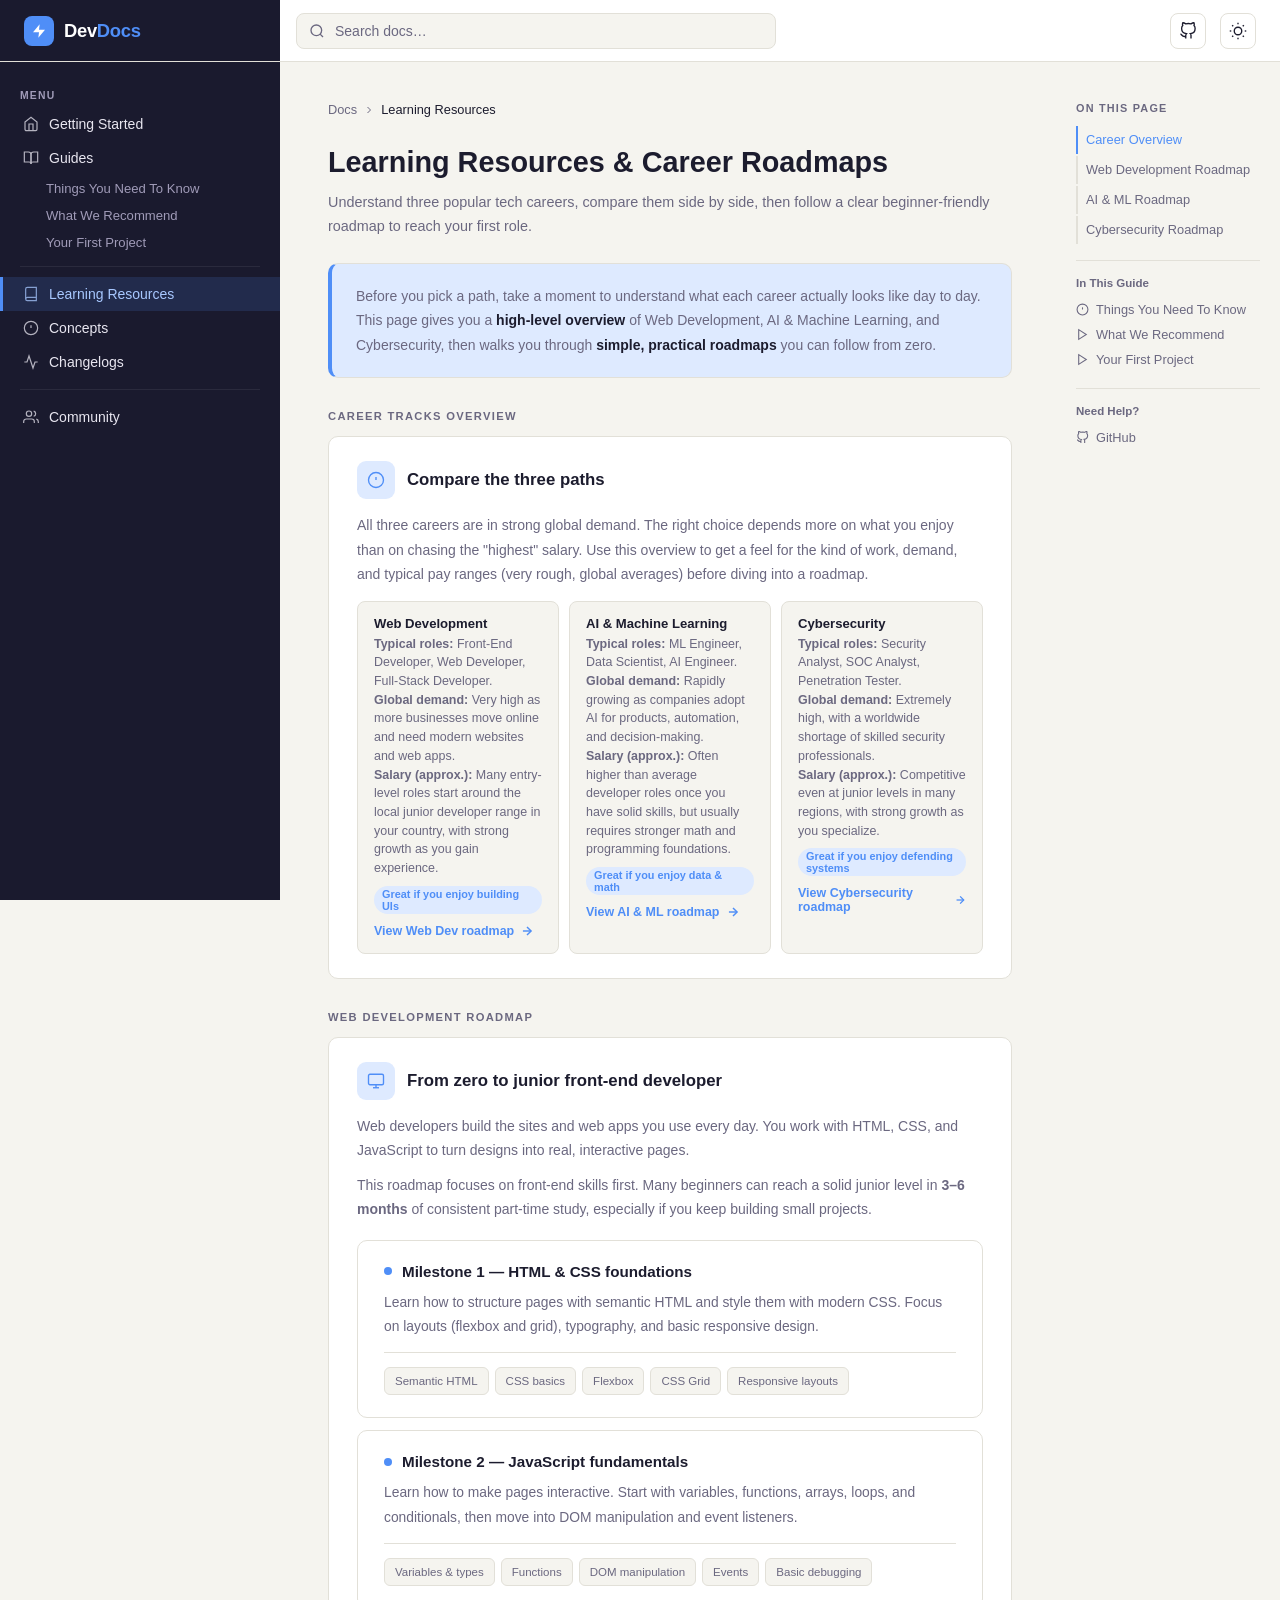
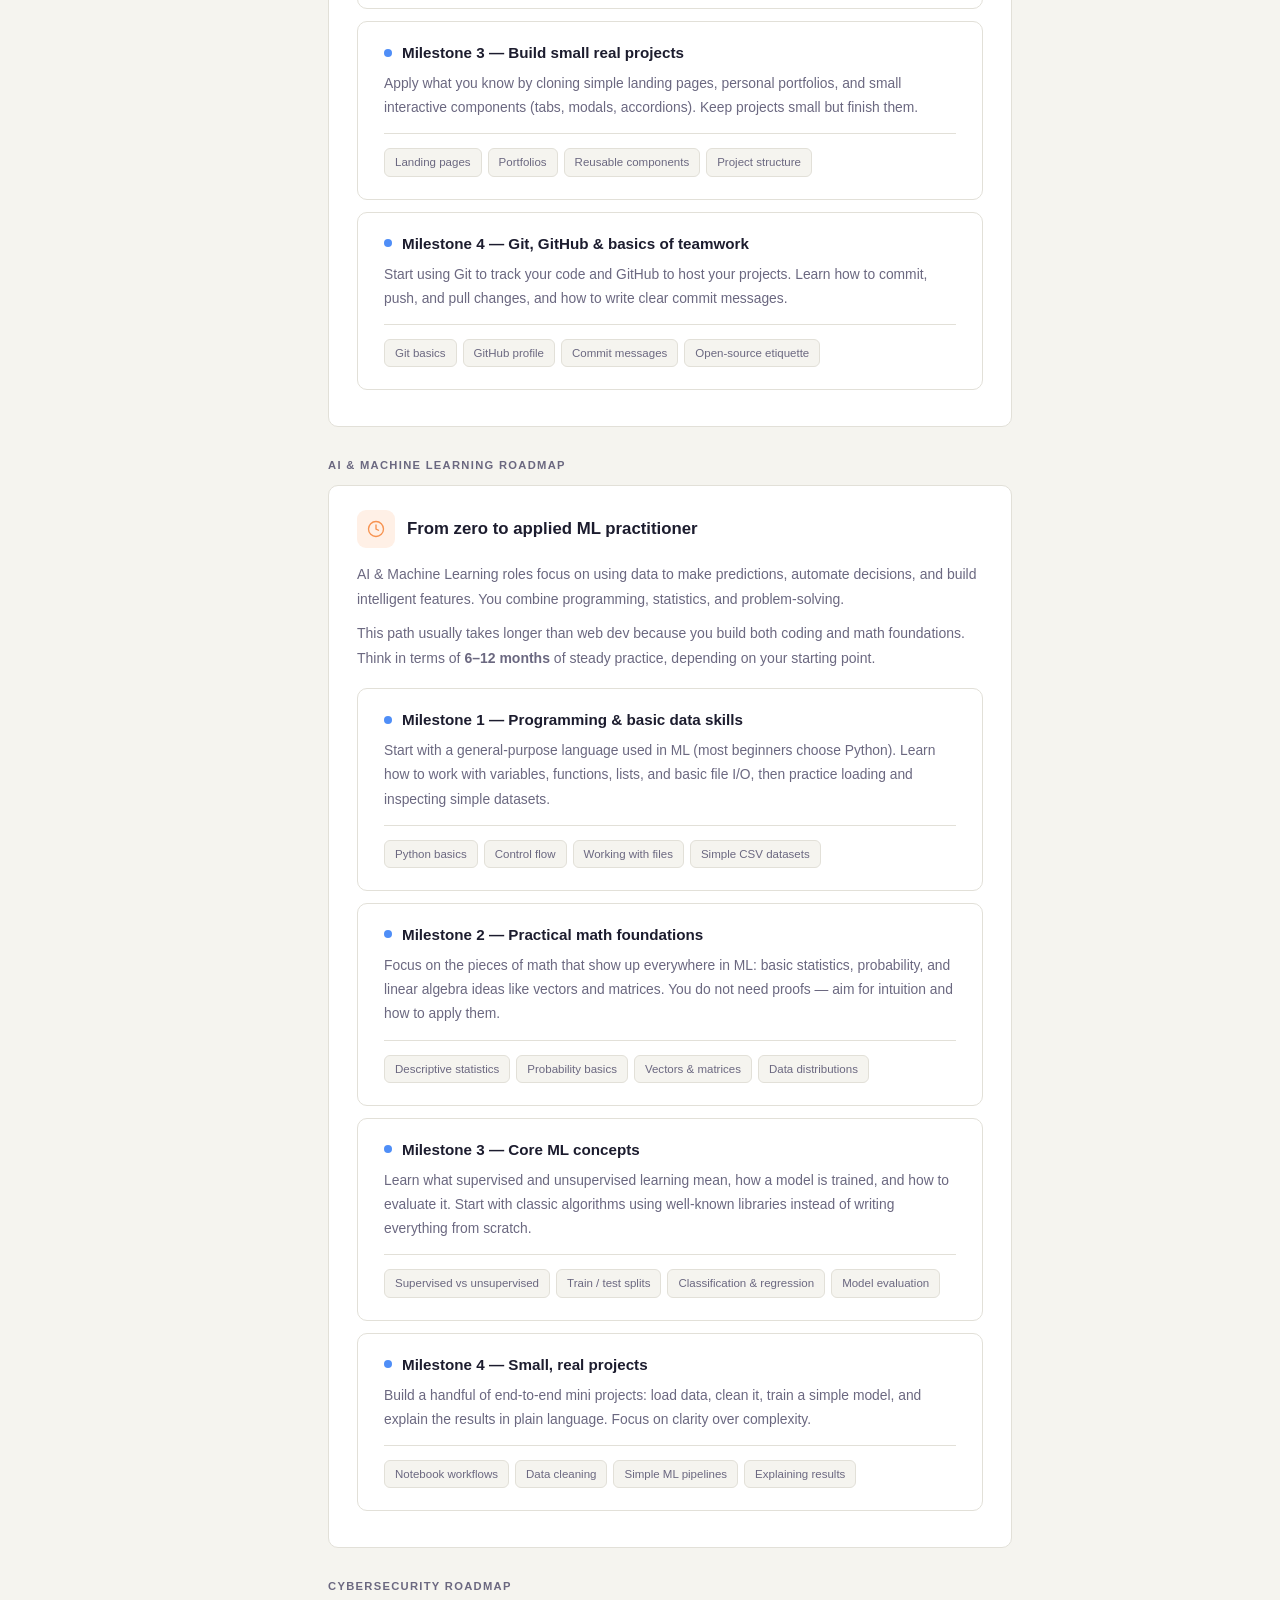
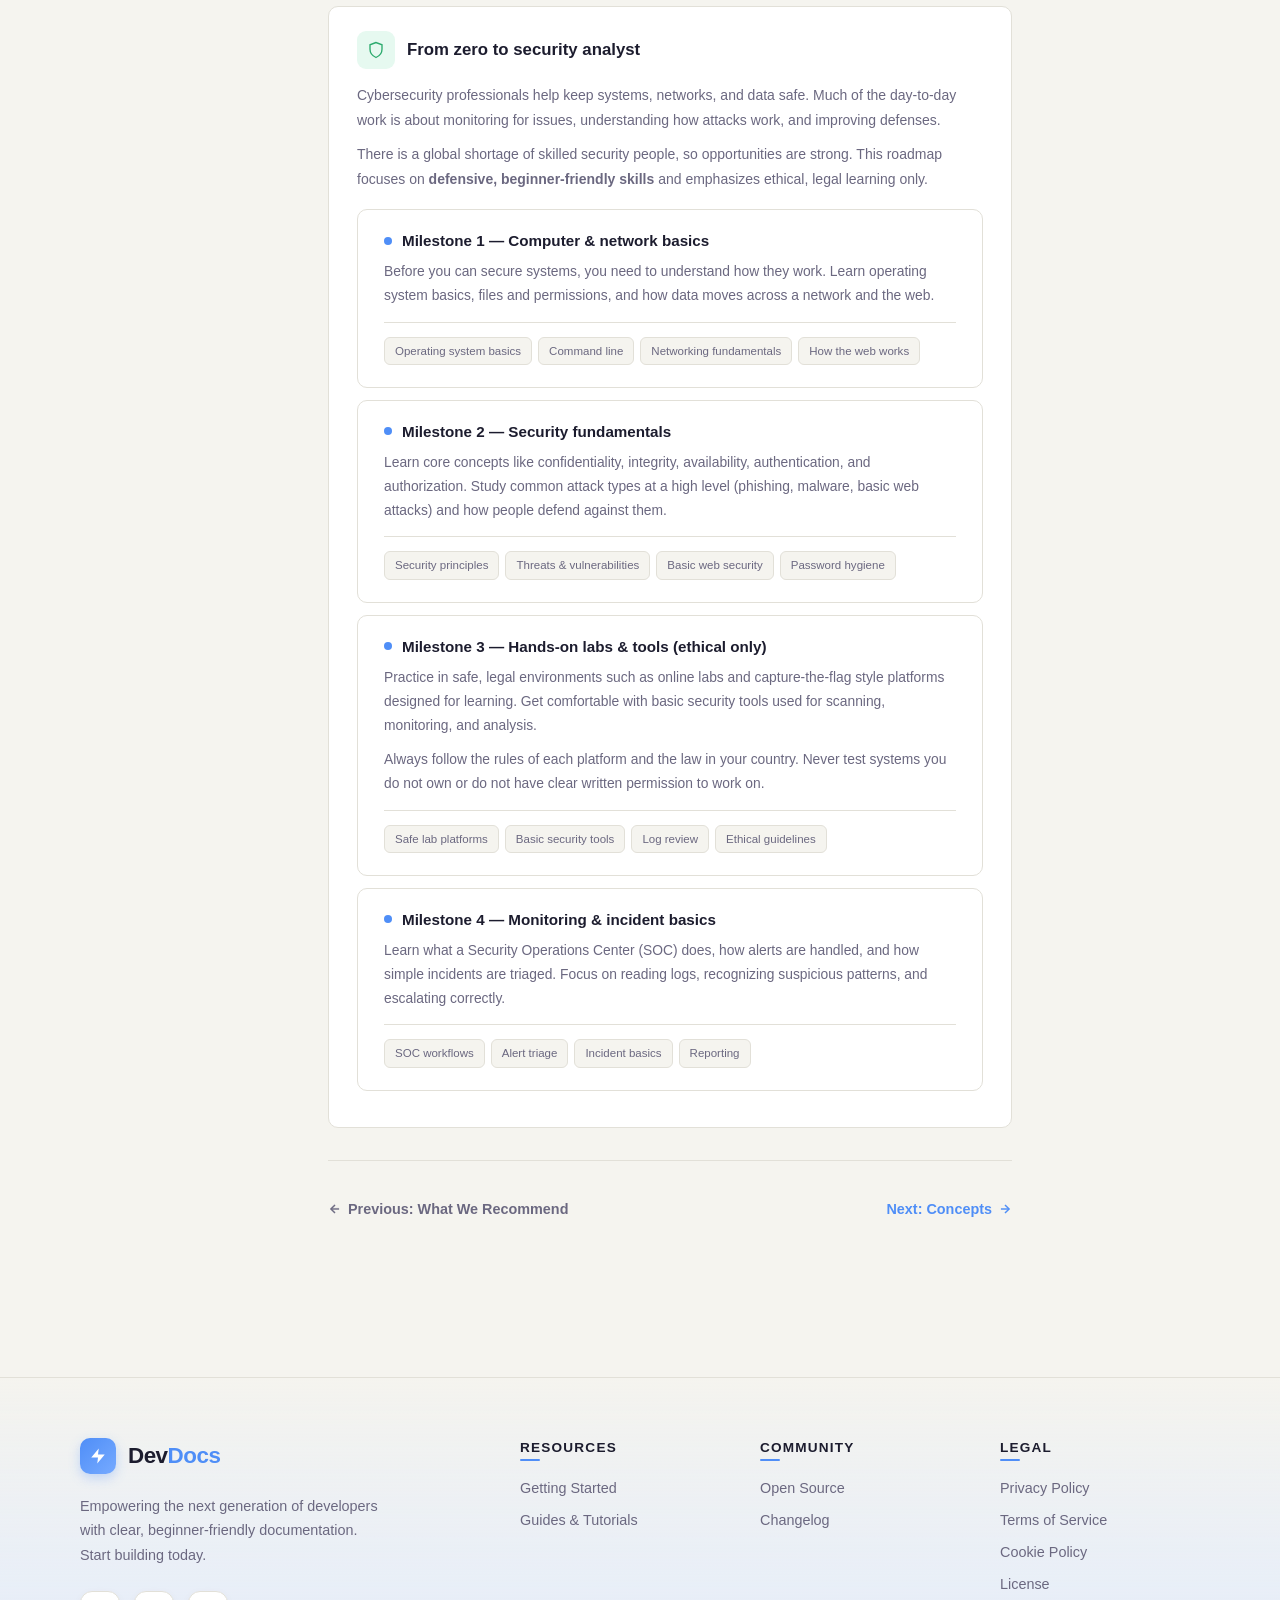
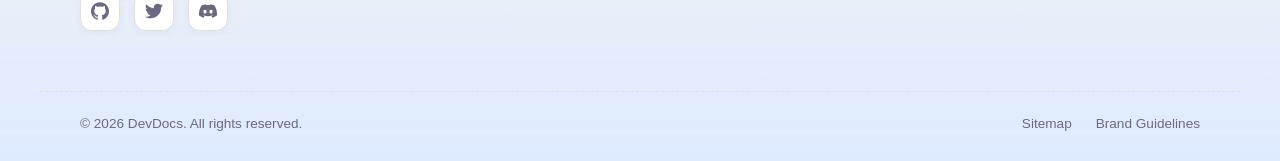
<file: HTML/learning-resources.html>
<!DOCTYPE html>
<html lang="en" data-theme="light">

<head>
  <meta charset="UTF-8" />
  <meta name="viewport" content="width=device-width, initial-scale=1.0" />
  <title>Learning Resources & Career Roadmaps — DevDocs</title>
  <link rel="stylesheet" href="../CSS/style.css" />
  <style>
    /* Sub Block Section */
    .sub-block {
      border: 1px solid var(--border);
      border-radius: var(--radius);
      padding: 22px 26px;
      margin-bottom: 12px;
      background: var(--surface);
      transition: box-shadow 0.2s, background 0.25s, border-color 0.25s;
    }

    .sub-block:hover {
      box-shadow: 0 4px 20px rgba(0, 0, 0, 0.06);
    }

    .sub-block-title {
      font-family: 'Syne', sans-serif;
      font-size: 0.95rem;
      font-weight: 700;
      color: var(--text);
      margin-bottom: 10px;
      display: flex;
      align-items: center;
      gap: 10px;
    }

    .sub-block-title .dot {
      width: 8px;
      height: 8px;
      border-radius: 50%;
      background: var(--accent);
      flex-shrink: 0;
    }

    .sub-block-body {
      font-size: 0.865rem;
      line-height: 1.75;
      color: var(--muted);
    }

    .sub-block-body p+p {
      margin-top: 10px;
    }

    /* Tools cards grid  */
    .tool-grid {
      display: grid;
      grid-template-columns: repeat(3, 1fr);
      gap: 10px;
      margin-top: 14px;
    }

    .tool-card {
      background: var(--bg);
      border: 1px solid var(--border);
      border-radius: 8px;
      padding: 14px 16px;
      transition: border-color 0.2s, background 0.25s;
    }

    .tool-card:hover {
      border-color: var(--accent);
    }

    .tool-card-name {
      font-family: 'Syne', sans-serif;
      font-size: 0.82rem;
      font-weight: 700;
      color: var(--text);
      margin-bottom: 4px;
    }

    .tool-card-desc {
      font-size: 0.78rem;
      color: var(--muted);
      line-height: 1.5;
    }

    .tool-card-tag {
      display: inline-block;
      font-size: 0.68rem;
      font-weight: 600;
      padding: 2px 8px;
      border-radius: 20px;
      margin-top: 8px;
      background: var(--accent-soft);
      color: var(--accent);
    }

    /* Page Intro */
    .page-intro {
      background: var(--accent-soft);
      border: 1px solid var(--border);
      border-left: 4px solid var(--accent);
      border-radius: var(--radius);
      padding: 20px 24px;
      margin-bottom: 32px;
      transition: background 0.25s;
    }

    [data-theme="dark"] .page-intro {
      background: #1a2a4a;
    }

    .page-intro p {
      font-size: 0.875rem;
      line-height: 1.75;
      color: var(--muted);
    }

    .page-intro p strong {
      color: var(--text);
    }

    /* Learn chips */
    .learn-row {
      display: flex;
      flex-wrap: wrap;
      gap: 6px;
      margin-top: 14px;
      padding-top: 14px;
      border-top: 1px solid var(--border);
    }

    .learn-chip {
      font-size: 0.72rem;
      font-weight: 500;
      padding: 3px 10px;
      border-radius: 6px;
      background: var(--bg);
      border: 1px solid var(--border);
      color: var(--muted);
      transition: background 0.25s, border-color 0.25s;
    }
  </style>
</head>

<body>

  <!-- Header  -->
  <header>
    <div class="logo-area">
      <div class="logo-icon">
        <svg viewBox="0 0 24 24">
          <path d="M13 2L3 14h9l-1 8 10-12h-9l1-8z" />
        </svg>
      </div>
      <span class="logo-text">Dev<span>Docs</span></span>
    </div>

    <div class="search-wrap">
      <svg viewBox="0 0 24 24" stroke-width="2">
        <circle cx="11" cy="11" r="8" />
        <path d="m21 21-4.35-4.35" />
      </svg>
      <input type="text" placeholder="Search docs…" aria-label="Search documentation" />
    </div>

    <nav class="nav-icons">
      <button class="hamburger" id="hamburger" aria-label="Toggle menu">
        <svg viewBox="0 0 24 24">
          <line x1="3" y1="6" x2="21" y2="6" />
          <line x1="3" y1="12" x2="21" y2="12" />
          <line x1="3" y1="18" x2="21" y2="18" />
        </svg>
      </button>

      <a href="https://github.com/GautamAdhish/Developers-Documentation-Site" aria-label="GitHub" target="_blank">
        <svg viewBox="0 0 24 24">
          <path
            d="M9 19c-5 1.5-5-2.5-7-3m14 6v-3.87a3.37 3.37 0 0 0-.94-2.61c3.14-.35 6.44-1.54 6.44-7A5.44 5.44 0 0 0 20 4.77 5.07 5.07 0 0 0 19.91 1S18.73.65 16 2.48a13.38 13.38 0 0 0-7 0C6.27.65 5.09 1 5.09 1A5.07 5.07 0 0 0 5 4.77a5.44 5.44 0 0 0-1.5 3.78c0 5.42 3.3 6.61 6.44 7A3.37 3.37 0 0 0 9 18.13V22" />
        </svg>
      </a>
      <button id="theme-toggle" aria-label="Toggle dark mode">
        <svg id="icon-sun" viewBox="0 0 24 24">
          <circle cx="12" cy="12" r="5" />
          <line x1="12" y1="1" x2="12" y2="3" />
          <line x1="12" y1="21" x2="12" y2="23" />
          <line x1="4.22" y1="4.22" x2="5.64" y2="5.64" />
          <line x1="18.36" y1="18.36" x2="19.78" y2="19.78" />
          <line x1="1" y1="12" x2="3" y2="12" />
          <line x1="21" y1="12" x2="23" y2="12" />
          <line x1="4.22" y1="19.78" x2="5.64" y2="18.36" />
          <line x1="18.36" y1="5.64" x2="19.78" y2="4.22" />
        </svg>
        <svg id="icon-moon" viewBox="0 0 24 24">
          <path d="M21 12.79A9 9 0 1 1 11.21 3 7 7 0 0 0 21 12.79z" />
        </svg>
      </button>
    </nav>
  </header>

  <!-- Shell  -->
  <div class="shell">

    <!-- Left Sidebar -->
    <aside class="left">
      <div class="nav-section">
        <div class="nav-label">Menu</div>

        <a href="../index.html" class="nav-item">
          <svg viewBox="0 0 24 24">
            <path d="M3 9l9-7 9 7v11a2 2 0 0 1-2 2H5a2 2 0 0 1-2-2z" />
            <polyline points="9 22 9 12 15 12 15 22" />
          </svg>
          Getting Started
        </a>

        <a href="HTML/things-you-need-to-know.html" class="nav-item">
          <svg viewBox="0 0 24 24">
            <path d="M2 3h6a4 4 0 0 1 4 4v14a3 3 0 0 0-3-3H2z" />
            <path d="M22 3h-6a4 4 0 0 0-4 4v14a3 3 0 0 1 3-3h7z" />
          </svg>
          Guides
        </a>
        <div class="nav-sub">
          <a href="things-you-need-to-know.html" class="nav-item">Things You Need To Know</a>
          <a href="what-we-recommend.html" class="nav-item">What We Recommend</a>
          <a href="your-first-project.html" class="nav-item">Your First Project</a>
        </div>

        <div class="nav-divider"></div>

        <a href="learning-resources.html" class="nav-item active">
          <svg viewBox="0 0 24 24">
            <path d="M4 19.5A2.5 2.5 0 0 1 6.5 17H20" />
            <path d="M6.5 2H20v20H6.5A2.5 2.5 0 0 1 4 19.5v-15A2.5 2.5 0 0 1 6.5 2z" />
          </svg>
          Learning Resources
        </a>

        <a href="../HTML/concepts-asobi.html" class="nav-item">
          <svg viewBox="0 0 24 24">
            <circle cx="12" cy="12" r="10" />
            <line x1="12" y1="8" x2="12" y2="12" />
            <line x1="12" y1="16" x2="12.01" y2="16" />
          </svg>
          Concepts
        </a>

        <a href="changelog.html" class="nav-item">
          <svg viewBox="0 0 24 24">
            <polyline points="22 12 18 12 15 21 9 3 6 12 2 12" />
          </svg>
          Changelogs
        </a>

        <div class="nav-divider"></div>

        <a href="community.html" class="nav-item">
          <svg viewBox="0 0 24 24">
            <path d="M17 21v-2a4 4 0 0 0-4-4H5a4 4 0 0 0-4 4v2" />
            <circle cx="9" cy="7" r="4" />
            <path d="M23 21v-2a4 4 0 0 0-3-3.87" />
            <path d="M16 3.13a4 4 0 0 1 0 7.75" />
          </svg>
          Community
        </a>
      </div>
    </aside>

    <!-- Main Content -->
    <main>

      <!-- Breadcrumb -->
      <div class="breadcrumb">
        Docs
        <svg viewBox="0 0 24 24">
          <polyline points="9 18 15 12 9 6" />
        </svg>
        <span>Learning Resources</span>
      </div>

      <!-- Page title -->
      <h1
        style="font-family:'Syne',sans-serif; font-size:1.8rem; font-weight:800; color:var(--text); margin-bottom:10px; line-height:1.2;">
        Learning Resources & Career Roadmaps
      </h1>
      <p style="font-size:0.9rem; color:var(--muted); margin-bottom:24px; line-height:1.7;">
        Understand three popular tech careers, compare them side by side, then follow a clear beginner-friendly roadmap
        to reach your first role.
      </p>

      <!-- Intro -->
      <div class="page-intro">
        <p>
          Before you pick a path, take a moment to understand what each career actually looks like day to day. This
          page gives you a <strong>high-level overview</strong> of Web Development, AI &amp; Machine Learning, and
          Cybersecurity, then walks you through <strong>simple, practical roadmaps</strong> you can follow from zero.
        </p>
      </div>

      <!-- Career overview -->
      <div class="section-heading" id="career-overview">Career tracks overview</div>

      <div class="content-block">
        <div class="block-header">
          <div class="block-icon icon-blue">
            <svg viewBox="0 0 24 24">
              <circle cx="12" cy="12" r="10" />
              <line x1="12" y1="8" x2="12" y2="12" />
              <line x1="12" y1="16" x2="12.01" y2="16" />
            </svg>
          </div>
          <div class="block-title">Compare the three paths</div>
        </div>
        <div class="block-body">
          <p>
            All three careers are in strong global demand. The right choice depends more on what you enjoy than on
            chasing the "highest" salary. Use this overview to get a feel for the kind of work, demand, and typical
            pay ranges (very rough, global averages) before diving into a roadmap.
          </p>
        </div>

        <div class="tool-grid">
          <div class="tool-card">
            <div class="tool-card-name">Web Development</div>
            <div class="tool-card-desc">
              <strong>Typical roles:</strong> Front-End Developer, Web Developer, Full-Stack Developer.
              <br />
              <strong>Global demand:</strong> Very high as more businesses move online and need modern websites and web
              apps.
              <br />
              <strong>Salary (approx.):</strong> Many entry-level roles start around the local junior developer range in
              your country, with strong growth as you gain experience.
            </div>
            <span class="tool-card-tag">Great if you enjoy building UIs</span>
            <a href="#web-dev-track" class="block-link"
              style="font-size:0.78rem; margin-top:10px; display:inline-flex;">
              View Web Dev roadmap
              <svg viewBox="0 0 24 24">
                <line x1="5" y1="12" x2="19" y2="12" />
                <polyline points="12 5 19 12 12 19" />
              </svg>
            </a>
          </div>

          <div class="tool-card">
            <div class="tool-card-name">AI &amp; Machine Learning</div>
            <div class="tool-card-desc">
              <strong>Typical roles:</strong> ML Engineer, Data Scientist, AI Engineer.
              <br />
              <strong>Global demand:</strong> Rapidly growing as companies adopt AI for products, automation, and
              decision-making.
              <br />
              <strong>Salary (approx.):</strong> Often higher than average developer roles once you have solid skills,
              but usually requires stronger math and programming foundations.
            </div>
            <span class="tool-card-tag">Great if you enjoy data &amp; math</span>
            <a href="#ai-track" class="block-link" style="font-size:0.78rem; margin-top:10px; display:inline-flex;">
              View AI &amp; ML roadmap
              <svg viewBox="0 0 24 24">
                <line x1="5" y1="12" x2="19" y2="12" />
                <polyline points="12 5 19 12 12 19" />
              </svg>
            </a>
          </div>

          <div class="tool-card">
            <div class="tool-card-name">Cybersecurity</div>
            <div class="tool-card-desc">
              <strong>Typical roles:</strong> Security Analyst, SOC Analyst, Penetration Tester.
              <br />
              <strong>Global demand:</strong> Extremely high, with a worldwide shortage of skilled security
              professionals.
              <br />
              <strong>Salary (approx.):</strong> Competitive even at junior levels in many regions, with strong growth
              as you specialize.
            </div>
            <span class="tool-card-tag">Great if you enjoy defending systems</span>
            <a href="#cybersecurity-track" class="block-link"
              style="font-size:0.78rem; margin-top:10px; display:inline-flex;">
              View Cybersecurity roadmap
              <svg viewBox="0 0 24 24">
                <line x1="5" y1="12" x2="19" y2="12" />
                <polyline points="12 5 19 12 12 19" />
              </svg>
            </a>
          </div>
        </div>
      </div>

      <!-- Web Dev Roadmap -->
      <div class="section-heading" id="web-dev-track">Web development roadmap</div>

      <div class="content-block">
        <div class="block-header">
          <div class="block-icon icon-blue">
            <svg viewBox="0 0 24 24">
              <rect x="2" y="3" width="20" height="14" rx="2" />
              <line x1="8" y1="21" x2="16" y2="21" />
              <line x1="12" y1="17" x2="12" y2="21" />
            </svg>
          </div>
          <div class="block-title">From zero to junior front-end developer</div>
        </div>
        <div class="block-body">
          <p>
            Web developers build the sites and web apps you use every day. You work with HTML, CSS, and JavaScript to
            turn designs into real, interactive pages.
          </p>
          <p>
            This roadmap focuses on front-end skills first. Many beginners can reach a solid junior level in
            <strong>3–6 months</strong> of consistent part-time study, especially if you keep building small projects.
          </p>
        </div>

        <div style="margin-top: 18px;">
          <div class="sub-block">
            <div class="sub-block-title">
              <span class="dot"></span>Milestone 1 — HTML &amp; CSS foundations
            </div>
            <div class="sub-block-body">
              <p>
                Learn how to structure pages with semantic HTML and style them with modern CSS. Focus on layouts
                (flexbox and grid), typography, and basic responsive design.
              </p>
              <div class="learn-row">
                <span class="learn-chip">Semantic HTML</span>
                <span class="learn-chip">CSS basics</span>
                <span class="learn-chip">Flexbox</span>
                <span class="learn-chip">CSS Grid</span>
                <span class="learn-chip">Responsive layouts</span>
              </div>
            </div>
          </div>

          <div class="sub-block">
            <div class="sub-block-title">
              <span class="dot"></span>Milestone 2 — JavaScript fundamentals
            </div>
            <div class="sub-block-body">
              <p>
                Learn how to make pages interactive. Start with variables, functions, arrays, loops, and conditionals,
                then move into DOM manipulation and event listeners.
              </p>
              <div class="learn-row">
                <span class="learn-chip">Variables &amp; types</span>
                <span class="learn-chip">Functions</span>
                <span class="learn-chip">DOM manipulation</span>
                <span class="learn-chip">Events</span>
                <span class="learn-chip">Basic debugging</span>
              </div>
            </div>
          </div>

          <div class="sub-block">
            <div class="sub-block-title">
              <span class="dot"></span>Milestone 3 — Build small real projects
            </div>
            <div class="sub-block-body">
              <p>
                Apply what you know by cloning simple landing pages, personal portfolios, and small interactive
                components (tabs, modals, accordions). Keep projects small but finish them.
              </p>
              <div class="learn-row">
                <span class="learn-chip">Landing pages</span>
                <span class="learn-chip">Portfolios</span>
                <span class="learn-chip">Reusable components</span>
                <span class="learn-chip">Project structure</span>
              </div>
            </div>
          </div>

          <div class="sub-block">
            <div class="sub-block-title">
              <span class="dot"></span>Milestone 4 — Git, GitHub &amp; basics of teamwork
            </div>
            <div class="sub-block-body">
              <p>
                Start using Git to track your code and GitHub to host your projects. Learn how to commit, push, and
                pull changes, and how to write clear commit messages.
              </p>
              <div class="learn-row">
                <span class="learn-chip">Git basics</span>
                <span class="learn-chip">GitHub profile</span>
                <span class="learn-chip">Commit messages</span>
                <span class="learn-chip">Open-source etiquette</span>
              </div>
            </div>
          </div>
        </div>
      </div>

      <!-- AI & ML Roadmap -->
      <div class="section-heading" id="ai-track">AI &amp; machine learning roadmap</div>

      <div class="content-block">
        <div class="block-header">
          <div class="block-icon icon-orange">
            <svg viewBox="0 0 24 24">
              <circle cx="12" cy="12" r="10" />
              <path d="M12 6v6l4 2" />
            </svg>
          </div>
          <div class="block-title">From zero to applied ML practitioner</div>
        </div>
        <div class="block-body">
          <p>
            AI &amp; Machine Learning roles focus on using data to make predictions, automate decisions, and build
            intelligent features. You combine programming, statistics, and problem-solving.
          </p>
          <p>
            This path usually takes longer than web dev because you build both coding and math foundations. Think in
            terms of <strong>6–12 months</strong> of steady practice, depending on your starting point.
          </p>
        </div>

        <div style="margin-top: 18px;">
          <div class="sub-block">
            <div class="sub-block-title">
              <span class="dot"></span>Milestone 1 — Programming &amp; basic data skills
            </div>
            <div class="sub-block-body">
              <p>
                Start with a general-purpose language used in ML (most beginners choose Python). Learn how to work with
                variables, functions, lists, and basic file I/O, then practice loading and inspecting simple datasets.
              </p>
              <div class="learn-row">
                <span class="learn-chip">Python basics</span>
                <span class="learn-chip">Control flow</span>
                <span class="learn-chip">Working with files</span>
                <span class="learn-chip">Simple CSV datasets</span>
              </div>
            </div>
          </div>

          <div class="sub-block">
            <div class="sub-block-title">
              <span class="dot"></span>Milestone 2 — Practical math foundations
            </div>
            <div class="sub-block-body">
              <p>
                Focus on the pieces of math that show up everywhere in ML: basic statistics, probability, and linear
                algebra ideas like vectors and matrices. You do not need proofs — aim for intuition and how to apply
                them.
              </p>
              <div class="learn-row">
                <span class="learn-chip">Descriptive statistics</span>
                <span class="learn-chip">Probability basics</span>
                <span class="learn-chip">Vectors &amp; matrices</span>
                <span class="learn-chip">Data distributions</span>
              </div>
            </div>
          </div>

          <div class="sub-block">
            <div class="sub-block-title">
              <span class="dot"></span>Milestone 3 — Core ML concepts
            </div>
            <div class="sub-block-body">
              <p>
                Learn what supervised and unsupervised learning mean, how a model is trained, and how to evaluate it.
                Start with classic algorithms using well-known libraries instead of writing everything from scratch.
              </p>
              <div class="learn-row">
                <span class="learn-chip">Supervised vs unsupervised</span>
                <span class="learn-chip">Train / test splits</span>
                <span class="learn-chip">Classification &amp; regression</span>
                <span class="learn-chip">Model evaluation</span>
              </div>
            </div>
          </div>

          <div class="sub-block">
            <div class="sub-block-title">
              <span class="dot"></span>Milestone 4 — Small, real projects
            </div>
            <div class="sub-block-body">
              <p>
                Build a handful of end-to-end mini projects: load data, clean it, train a simple model, and explain the
                results in plain language. Focus on clarity over complexity.
              </p>
              <div class="learn-row">
                <span class="learn-chip">Notebook workflows</span>
                <span class="learn-chip">Data cleaning</span>
                <span class="learn-chip">Simple ML pipelines</span>
                <span class="learn-chip">Explaining results</span>
              </div>
            </div>
          </div>
        </div>
      </div>

      <!-- Cybersecurity Roadmap -->
      <div class="section-heading" id="cybersecurity-track">Cybersecurity roadmap</div>

      <div class="content-block">
        <div class="block-header">
          <div class="block-icon icon-green">
            <svg viewBox="0 0 24 24">
              <path d="M12 2L4 5v6c0 5 3.5 9 8 11 4.5-2 8-6 8-11V5z" />
            </svg>
          </div>
          <div class="block-title">From zero to security analyst</div>
        </div>
        <div class="block-body">
          <p>
            Cybersecurity professionals help keep systems, networks, and data safe. Much of the day-to-day work is
            about monitoring for issues, understanding how attacks work, and improving defenses.
          </p>
          <p>
            There is a global shortage of skilled security people, so opportunities are strong. This roadmap focuses on
            <strong>defensive, beginner-friendly skills</strong> and emphasizes ethical, legal learning only.
          </p>
        </div>

        <div style="margin-top: 18px;">
          <div class="sub-block">
            <div class="sub-block-title">
              <span class="dot"></span>Milestone 1 — Computer &amp; network basics
            </div>
            <div class="sub-block-body">
              <p>
                Before you can secure systems, you need to understand how they work. Learn operating system basics,
                files and permissions, and how data moves across a network and the web.
              </p>
              <div class="learn-row">
                <span class="learn-chip">Operating system basics</span>
                <span class="learn-chip">Command line</span>
                <span class="learn-chip">Networking fundamentals</span>
                <span class="learn-chip">How the web works</span>
              </div>
            </div>
          </div>

          <div class="sub-block">
            <div class="sub-block-title">
              <span class="dot"></span>Milestone 2 — Security fundamentals
            </div>
            <div class="sub-block-body">
              <p>
                Learn core concepts like confidentiality, integrity, availability, authentication, and authorization.
                Study common attack types at a high level (phishing, malware, basic web attacks) and how people defend
                against them.
              </p>
              <div class="learn-row">
                <span class="learn-chip">Security principles</span>
                <span class="learn-chip">Threats &amp; vulnerabilities</span>
                <span class="learn-chip">Basic web security</span>
                <span class="learn-chip">Password hygiene</span>
              </div>
            </div>
          </div>

          <div class="sub-block">
            <div class="sub-block-title">
              <span class="dot"></span>Milestone 3 — Hands-on labs &amp; tools (ethical only)
            </div>
            <div class="sub-block-body">
              <p>
                Practice in safe, legal environments such as online labs and capture-the-flag style platforms designed
                for learning. Get comfortable with basic security tools used for scanning, monitoring, and analysis.
              </p>
              <p>
                Always follow the rules of each platform and the law in your country. Never test systems you do not own
                or do not have clear written permission to work on.
              </p>
              <div class="learn-row">
                <span class="learn-chip">Safe lab platforms</span>
                <span class="learn-chip">Basic security tools</span>
                <span class="learn-chip">Log review</span>
                <span class="learn-chip">Ethical guidelines</span>
              </div>
            </div>
          </div>

          <div class="sub-block">
            <div class="sub-block-title">
              <span class="dot"></span>Milestone 4 — Monitoring &amp; incident basics
            </div>
            <div class="sub-block-body">
              <p>
                Learn what a Security Operations Center (SOC) does, how alerts are handled, and how simple incidents are
                triaged. Focus on reading logs, recognizing suspicious patterns, and escalating correctly.
              </p>
              <div class="learn-row">
                <span class="learn-chip">SOC workflows</span>
                <span class="learn-chip">Alert triage</span>
                <span class="learn-chip">Incident basics</span>
                <span class="learn-chip">Reporting</span>
              </div>
            </div>
          </div>
        </div>
      </div>

      <!-- Bottom nav -->
      <div
        style="display:flex; justify-content:space-between; align-items:center; margin-top:32px; padding-top:24px; border-top:1px solid var(--border);">
        <a href="what-we-recommend.html" class="block-link" style="font-size:0.9rem; color:var(--muted);">
          <svg viewBox="0 0 24 24" style="transform:rotate(180deg);">
            <line x1="5" y1="12" x2="19" y2="12" />
            <polyline points="12 5 19 12 12 19" />
          </svg>
          Previous: What We Recommend
        </a>
        <a href="../HTML/concepts-asobi.html" class="block-link" style="font-size:0.9rem;">
          Next: Concepts
          <svg viewBox="0 0 24 24">
            <line x1="5" y1="12" x2="19" y2="12" />
            <polyline points="12 5 19 12 12 19" />
          </svg>
        </a>
      </div>
    </main>

    <!-- Right Sidebar -->
    <aside class="right">
      <div class="toc-title">On This Page</div>
      <ul class="toc-list">
        <li><a href="#career-overview" class="active">Career Overview</a></li>
        <li><a href="#web-dev-track">Web Development Roadmap</a></li>
        <li><a href="#ai-track">AI &amp; ML Roadmap</a></li>
        <li><a href="#cybersecurity-track">Cybersecurity Roadmap</a></li>
      </ul>

      <div class="toc-divider"></div>

      <div class="toc-extra-title">In This Guide</div>
      <a href="things-you-need-to-know.html" class="toc-extra-link">
        <svg viewBox="0 0 24 24">
          <circle cx="12" cy="12" r="10" />
          <line x1="12" y1="8" x2="12" y2="12" />
          <line x1="12" y1="16" x2="12.01" y2="16" />
        </svg>
        Things You Need To Know
      </a>
      <a href="what-we-recommend.html" class="toc-extra-link">
        <svg viewBox="0 0 24 24">
          <polygon points="5 3 19 12 5 21 5 3" />
        </svg>
        What We Recommend
      </a>
      <a href="your-first-project.html" class="toc-extra-link">
        <svg viewBox="0 0 24 24">
          <polygon points="5 3 19 12 5 21 5 3" />
        </svg>
        Your First Project
      </a>

      <div class="toc-divider"></div>

      <div class="toc-extra-title">Need Help?</div>
      <a href="https://github.com/GautamAdhish/Developers-Documentation-Site" class="toc-extra-link" target="_blank">
        <svg viewBox="0 0 24 24">
          <path
            d="M9 19c-5 1.5-5-2.5-7-3m14 6v-3.87a3.37 3.37 0 0 0-.94-2.61c3.14-.35 6.44-1.54 6.44-7A5.44 5.44 0 0 0 20 4.77 5.07 5.07 0 0 0 19.91 1S18.73.65 16 2.48a13.38 13.38 0 0 0-7 0C6.27.65 5.09 1 5.09 1A5.07 5.07 0 0 0 5 4.77a5.44 5.44 0 0 0-1.5 3.78c0 5.42 3.3 6.61 6.44 7A3.37 3.37 0 0 0 9 18.13V22" />
        </svg>
        GitHub
      </a>
    </aside>

  </div><!-- end shell -->

  <!-- Premium Footer -->
  <footer class="premium-footer">
    <div class="footer-top">
      <div class="footer-brand">
        <div class="footer-brand-header">
          <div class="logo-icon">
            <svg viewBox="0 0 24 24">
              <path d="M13 2L3 14h9l-1 8 10-12h-9l1-8z" />
            </svg>
          </div>
          <span class="brand-name">Dev<span>Docs</span></span>
        </div>
        <p>Empowering the next generation of developers with clear, beginner-friendly documentation. Start building
          today.</p>
        <div class="footer-socials">
          <a href="https://github.com/GautamAdhish/Developers-Documentation-Site" aria-label="GitHub" target="_blank">
            <svg viewBox="0 0 24 24">
              <path
                d="M12 .297c-6.63 0-12 5.373-12 12 0 5.303 3.438 9.8 8.205 11.385.6.113.82-.258.82-.577 0-.285-.01-1.04-.015-2.04-3.338.724-4.042-1.61-4.042-1.61C4.422 18.07 3.633 17.7 3.633 17.7c-1.087-.744.084-.729.084-.729 1.205.084 1.838 1.236 1.838 1.236 1.07 1.835 2.809 1.305 3.495.998.108-.776.417-1.305.76-1.605-2.665-.3-5.466-1.332-5.466-5.93 0-1.31.465-2.38 1.235-3.22-.135-.303-.54-1.523.105-3.176 0 0 1.005-.322 3.3 1.23.96-.267 1.98-.399 3-.405 1.02.006 2.04.138 3 .405 2.28-1.552 3.285-1.23 3.285-1.23.645 1.653.24 2.873.12 3.176.765.84 1.23 1.91 1.23 3.22 0 4.61-2.805 5.625-5.475 5.92.42.36.81 1.096.81 2.22 0 1.606-.015 2.896-.015 3.286 0 .315.21.69.825.57C20.565 22.092 24 17.592 24 12.297c0-6.627-5.373-12-12-12">
              </path>
            </svg>
          </a>
          <a href="#" aria-label="Twitter">
            <svg viewBox="0 0 24 24">
              <path
                d="M23.954 4.569c-.885.389-1.83.654-2.825.775 1.014-.611 1.794-1.574 2.163-2.723-.951.555-2.005.959-3.127 1.184-.896-.959-2.173-1.559-3.591-1.559-2.717 0-4.92 2.203-4.92 4.917 0 .39.045.765.127 1.124C7.691 8.094 4.066 6.13 1.64 3.161c-.427.722-.666 1.561-.666 2.475 0 1.71.87 3.213 2.188 4.096-.807-.026-1.566-.248-2.228-.616v.061c0 2.385 1.693 4.374 3.946 4.827-.413.111-.849.171-1.296.171-.314 0-.615-.03-.916-.086.631 1.953 2.445 3.377 4.604 3.417-1.68 1.319-3.809 2.105-6.102 2.105-.39 0-.779-.023-1.17-.067 2.189 1.394 4.768 2.209 7.557 2.209 9.054 0 13.999-7.496 13.999-13.986 0-.209 0-.42-.015-.63.961-.689 1.8-1.56 2.46-2.548l-.047-.02z">
              </path>
            </svg>
          </a>
          <a href="#" aria-label="Discord">
            <svg viewBox="0 0 24 24">
              <path
                d="M20.317 4.37a19.791 19.791 0 0 0-4.885-1.515.074.074 0 0 0-.079.037c-.21.375-.444.864-.608 1.25a18.27 18.27 0 0 0-5.487 0 12.64 12.64 0 0 0-.617-1.25.077.077 0 0 0-.079-.037A19.736 19.736 0 0 0 3.677 4.37a.07.07 0 0 0-.032.027C.533 9.046-.32 13.58.099 18.057a.082.082 0 0 0 .031.057 19.9 19.9 0 0 0 5.993 3.03.078.078 0 0 0 .084-.028 14.09 14.09 0 0 0 1.226-1.994.076.076 0 0 0-.041-.106 13.107 13.107 0 0 1-1.872-.892.077.077 0 0 1-.008-.128 10.2 10.2 0 0 0 .372-.292.074.074 0 0 1 .077-.01c3.928 1.793 8.18 1.793 12.062 0a.074.074 0 0 1 .078.01c.12.098.246.198.373.292a.077.077 0 0 1-.006.127 12.299 12.299 0 0 1-1.873.892.077.077 0 0 0-.041.107c.36.698.772 1.362 1.225 1.993a.076.076 0 0 0 .084.028 19.839 19.839 0 0 0 6.002-3.03.077.077 0 0 0 .032-.054c.5-5.177-.838-9.674-3.549-13.66a.061.061 0 0 0-.031-.028zM8.02 15.33c-1.183 0-2.157-1.085-2.157-2.419 0-1.333.956-2.419 2.157-2.419 1.21 0 2.176 1.096 2.157 2.42 0 1.333-.956 2.418-2.157 2.418zm7.975 0c-1.183 0-2.157-1.085-2.157-2.419 0-1.333.955-2.419 2.157-2.419 1.21 0 2.176 1.096 2.157 2.42 0 1.333-.946 2.418-2.157 2.418z">
              </path>
            </svg>
          </a>
        </div>
      </div>

      <div class="footer-column">
        <h4 class="footer-heading">Resources</h4>
        <ul>
          <li><a href="../index.html">Getting Started</a></li>
          <li><a href="what-we-recommend.html">Guides &amp; Tutorials</a></li>
        </ul>
      </div>

      <div class="footer-column">
        <h4 class="footer-heading">Community</h4>
        <ul>
          <li><a href="https://github.com/GautamAdhish/Developers-Documentation-Site" target="_blank">Open Source</a>
          </li>
          <li><a href="changelog.html">Changelog</a></li>
        </ul>
      </div>

      <div class="footer-column">
        <h4 class="footer-heading">Legal</h4>
        <ul>
          <li><a href="#">Privacy Policy</a></li>
          <li><a href="#">Terms of Service</a></li>
          <li><a href="#">Cookie Policy</a></li>
          <li><a href="#">License</a></li>
        </ul>
      </div>
    </div>

    <div class="footer-bottom">
      <p>&copy; 2026 DevDocs. All rights reserved.</p>
      <div class="footer-bottom-links">
        <a href="sitemap.html">Sitemap</a>
        <a href="#">Brand Guidelines</a>
      </div>
    </div>
  </footer>

  <div class="sidebar-overlay" id="sidebar-overlay"></div>

  <script>
    const toggle = document.getElementById('theme-toggle');
    const html = document.documentElement;

    // Load saved preference
    const saved = localStorage.getItem('devdocs-theme');
    if (saved) html.setAttribute('data-theme', saved);

    toggle.addEventListener('click', () => {
      const current = html.getAttribute('data-theme');
      const next = current === 'dark' ? 'light' : 'dark';
      html.setAttribute('data-theme', next);
      localStorage.setItem('devdocs-theme', next);
    });

    // Hamburger sidebar toggle
    const hamburger = document.getElementById('hamburger');
    const sidebar = document.querySelector('aside.left');
    const overlay = document.getElementById('sidebar-overlay');

    hamburger.addEventListener('click', () => {
      sidebar.classList.toggle('open');
      overlay.classList.toggle('active');
    });

    overlay.addEventListener('click', () => {
      sidebar.classList.remove('open');
      overlay.classList.remove('active');
    });

    // TOC active state on scroll
    const tocSections = document.querySelectorAll('.section-heading[id]');
    const tocLinks = document.querySelectorAll('.toc-list a');

    function setActiveTocLink() {
      let currentId = '';
      tocSections.forEach(section => {
        const rect = section.getBoundingClientRect();
        if (rect.top <= 140) {
          currentId = section.getAttribute('id');
        }
      });

      if (!currentId && tocSections.length) {
        currentId = tocSections[0].getAttribute('id');
      }

      tocLinks.forEach(link => {
        link.classList.remove('active');
        const href = link.getAttribute('href');
        if (href === `#${currentId}`) {
          link.classList.add('active');
        }
      });
    }

    window.addEventListener('scroll', setActiveTocLink);
    window.addEventListener('load', setActiveTocLink);
  </script>

</body>

</html>
</file>
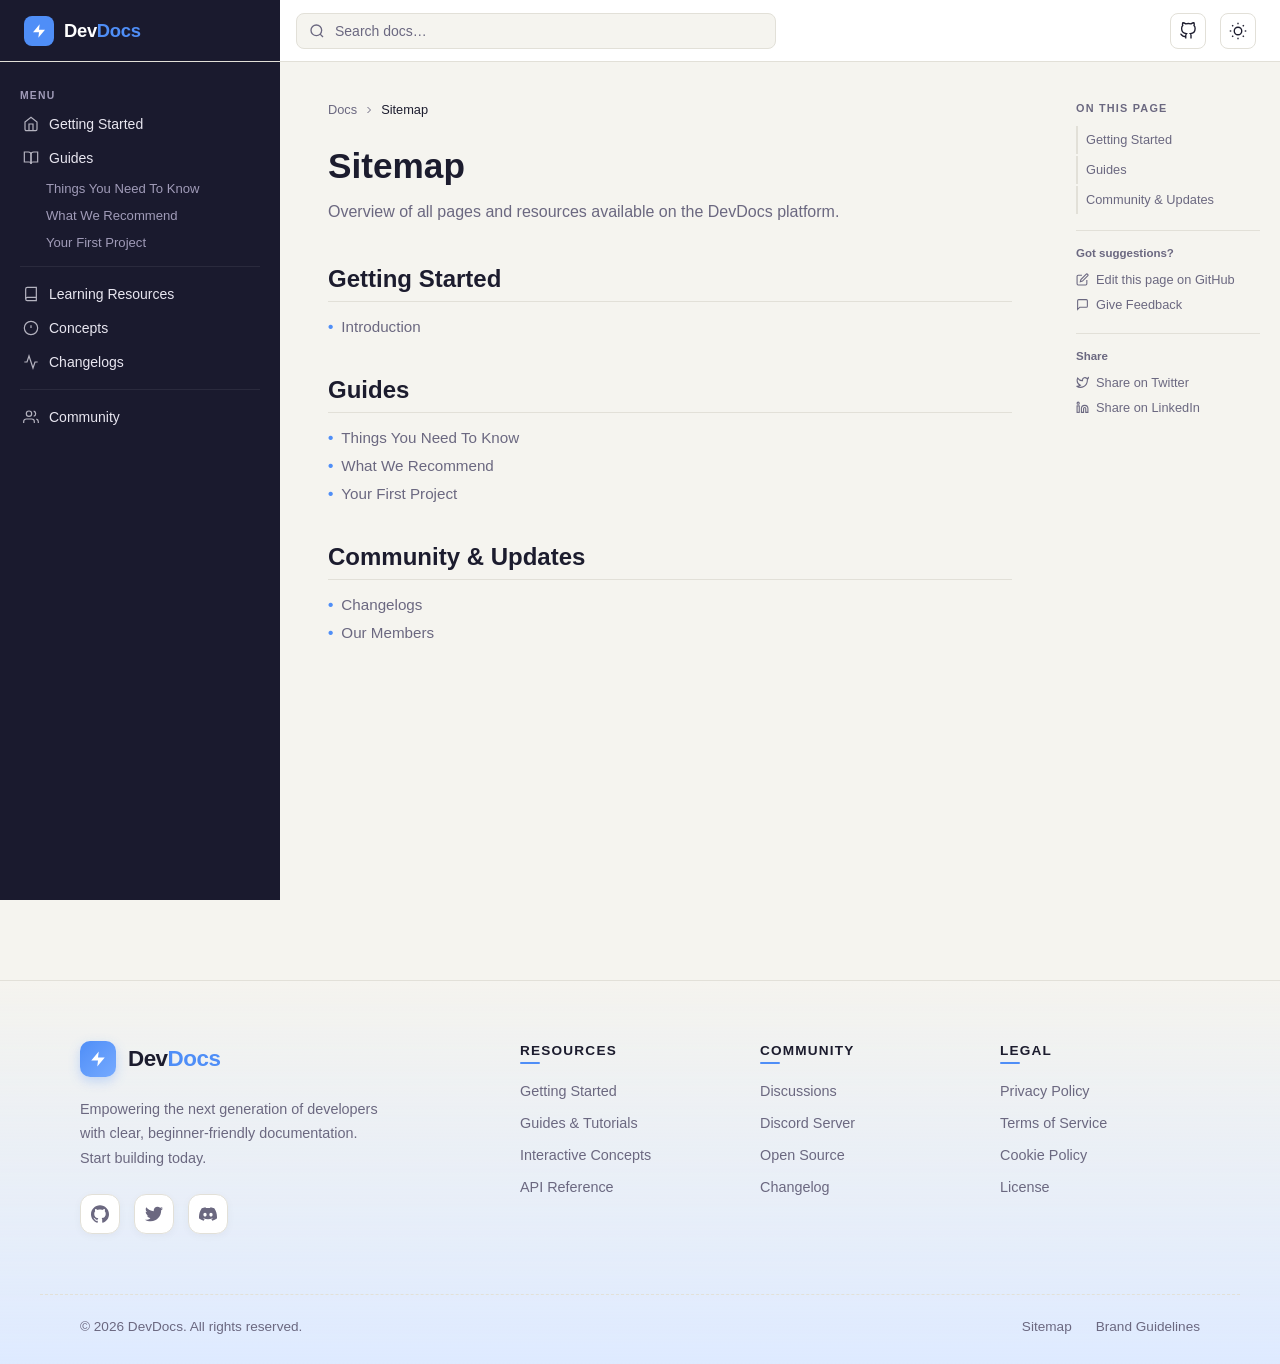
<file: HTML/sitemap.html>
<!DOCTYPE html>
<html lang="en" data-theme="light">

<head>
  <meta charset="UTF-8" />
  <meta name="viewport" content="width=device-width, initial-scale=1.0" />
  <title>Sitemap — DevDocs</title>
  <link rel="stylesheet" href="../CSS/style.css" />
  <style>
    .sitemap-section {
      margin-bottom: 40px;
    }

    .sitemap-section h2 {
      font-family: 'Syne', sans-serif;
      font-size: 1.5rem;
      font-weight: 700;
      color: var(--text);
      margin-bottom: 16px;
      padding-bottom: 8px;
      border-bottom: 1px solid var(--border);
    }

    .sitemap-list {
      list-style: none;
      padding: 0;
      margin: 0;
    }

    .sitemap-list li {
      margin-bottom: 10px;
    }

    .sitemap-list a {
      color: var(--muted);
      text-decoration: none;
      transition: color 0.2s;
      font-size: 0.95rem;
      display: inline-flex;
      align-items: center;
      gap: 8px;
    }

    .sitemap-list a::before {
      content: "•";
      color: var(--accent);
      font-weight: bold;
    }

    .sitemap-list a:hover {
      color: var(--accent);
    }
  </style>
</head>

<body>

  <!-- Header -->
  <header>
    <div class="logo-area">
      <div class="logo-icon">
        <svg viewBox="0 0 24 24">
          <path d="M13 2L3 14h9l-1 8 10-12h-9l1-8z" />
        </svg>
      </div>
      <span class="logo-text">Dev<span>Docs</span></span>
    </div>

    <div class="search-wrap">
      <svg viewBox="0 0 24 24" stroke-width="2">
        <circle cx="11" cy="11" r="8" />
        <path d="m21 21-4.35-4.35" />
      </svg>
      <input type="text" placeholder="Search docs…" aria-label="Search documentation" />
    </div>

    <nav class="nav-icons">
      <button class="hamburger" id="hamburger" aria-label="Toggle menu">
        <svg viewBox="0 0 24 24">
          <line x1="3" y1="6" x2="21" y2="6" />
          <line x1="3" y1="12" x2="21" y2="12" />
          <line x1="3" y1="18" x2="21" y2="18" />
        </svg>
      </button>

      <a href="https://github.com/GautamAdhish/Developers-Documentation-Site" aria-label="GitHub" target="_blank">
        <svg viewBox="0 0 24 24">
          <path
            d="M9 19c-5 1.5-5-2.5-7-3m14 6v-3.87a3.37 3.37 0 0 0-.94-2.61c3.14-.35 6.44-1.54 6.44-7A5.44 5.44 0 0 0 20 4.77 5.07 5.07 0 0 0 19.91 1S18.73.65 16 2.48a13.38 13.38 0 0 0-7 0C6.27.65 5.09 1 5.09 1A5.07 5.07 0 0 0 5 4.77a5.44 5.44 0 0 0-1.5 3.78c0 5.42 3.3 6.61 6.44 7A3.37 3.37 0 0 0 9 18.13V22" />
        </svg>
      </a>
      <button id="theme-toggle" aria-label="Toggle dark mode">
        <svg id="icon-sun" viewBox="0 0 24 24">
          <circle cx="12" cy="12" r="5" />
          <line x1="12" y1="1" x2="12" y2="3" />
          <line x1="12" y1="21" x2="12" y2="23" />
          <line x1="4.22" y1="4.22" x2="5.64" y2="5.64" />
          <line x1="18.36" y1="18.36" x2="19.78" y2="19.78" />
          <line x1="1" y1="12" x2="3" y2="12" />
          <line x1="21" y1="12" x2="23" y2="12" />
          <line x1="4.22" y1="19.78" x2="5.64" y2="18.36" />
          <line x1="18.36" y1="5.64" x2="19.78" y2="4.22" />
        </svg>
        <svg id="icon-moon" viewBox="0 0 24 24">
          <path d="M21 12.79A9 9 0 1 1 11.21 3 7 7 0 0 0 21 12.79z" />
        </svg>
      </button>
    </nav>
  </header>

  <!-- Shell -->
  <div class="shell">

    <!-- Left Sidebar -->
    <aside class="left">
      <div class="nav-section">
        <div class="nav-label">Menu</div>

        <a href="../index.html" class="nav-item">
          <svg viewBox="0 0 24 24">
            <path d="M3 9l9-7 9 7v11a2 2 0 0 1-2 2H5a2 2 0 0 1-2-2z" />
            <polyline points="9 22 9 12 15 12 15 22" />
          </svg>
          Getting Started
        </a>

        <a href="HTML/things-you-need-to-know.html" class="nav-item">
          <svg viewBox="0 0 24 24">
            <path d="M2 3h6a4 4 0 0 1 4 4v14a3 3 0 0 0-3-3H2z" />
            <path d="M22 3h-6a4 4 0 0 0-4 4v14a3 3 0 0 1 3-3h7z" />
          </svg>
          Guides
        </a>
        <div class="nav-sub">
          <a href="things-you-need-to-know.html" class="nav-item">Things You Need To Know</a>
          <a href="what-we-recommend.html" class="nav-item">What We Recommend</a>
          <a href="your-first-project.html" class="nav-item">Your First Project</a>
        </div>

        <div class="nav-divider"></div>

        <a href="learning-resources.html" class="nav-item">
          <svg viewBox="0 0 24 24">
            <path d="M4 19.5A2.5 2.5 0 0 1 6.5 17H20" />
            <path d="M6.5 2H20v20H6.5A2.5 2.5 0 0 1 4 19.5v-15A2.5 2.5 0 0 1 6.5 2z" />
          </svg>
          Learning Resources
        </a>

        <a href="#" class="nav-item">
          <svg viewBox="0 0 24 24">
            <circle cx="12" cy="12" r="10" />
            <line x1="12" y1="8" x2="12" y2="12" />
            <line x1="12" y1="16" x2="12.01" y2="16" />
          </svg>
          Concepts
        </a>

        <a href="changelog.html" class="nav-item">
          <svg viewBox="0 0 24 24">
            <polyline points="22 12 18 12 15 21 9 3 6 12 2 12" />
          </svg>
          Changelogs
        </a>

        <div class="nav-divider"></div>

        <a href="community.html" class="nav-item">
          <svg viewBox="0 0 24 24">
            <path d="M17 21v-2a4 4 0 0 0-4-4H5a4 4 0 0 0-4 4v2" />
            <circle cx="9" cy="7" r="4" />
            <path d="M23 21v-2a4 4 0 0 0-3-3.87" />
            <path d="M16 3.13a4 4 0 0 1 0 7.75" />
          </svg>
          Community
        </a>
      </div>
    </aside>

    <!-- Main Content -->
    <main>

      <!-- Breadcrumb -->
      <div class="breadcrumb">
        Docs
        <svg viewBox="0 0 24 24">
          <polyline points="9 18 15 12 9 6" />
        </svg>
        <span>Sitemap</span>
      </div>

      <div class="community-hero" id="top" style="text-align: left; margin-bottom: 40px;">
        <h1
          style="font-family: 'Syne', sans-serif; font-size: 2.2rem; font-weight: 800; color: var(--text); line-height: 1.2; margin-bottom: 12px;">
          Sitemap</h1>
        <p style="font-size: 1rem; color: var(--muted); line-height: 1.6;">Overview of all pages and resources available
          on the DevDocs platform.</p>
      </div>

      <div class="sitemap-content">
        <div class="sitemap-section" id="getting-started">
          <h2>Getting Started</h2>
          <ul class="sitemap-list">
            <li><a href="../index.html">Introduction</a></li>
          </ul>
        </div>

        <div class="sitemap-section" id="guides">
          <h2>Guides</h2>
          <ul class="sitemap-list">
            <li><a href="things-you-need-to-know.html">Things You Need To Know</a></li>
            <li><a href="what-we-recommend.html">What We Recommend</a></li>
            <li><a href="your-first-project.html">Your First Project</a></li>
          </ul>
        </div>

        <div class="sitemap-section" id="community">
          <h2>Community & Updates</h2>
          <ul class="sitemap-list">
            <li><a href="changelog.html">Changelogs</a></li>
            <li><a href="community.html">Our Members</a></li>
          </ul>
        </div>
      </div>

    </main>

    <!-- Right Sidebar -->
    <aside class="right">
      <div class="toc-title">On This Page</div>
      <ul class="toc-list">
        <li><a href="#getting-started" class="active">Getting Started</a></li>
        <li><a href="#guides">Guides</a></li>
        <li><a href="#community">Community & Updates</a></li>
      </ul>

      <div class="toc-divider"></div>

      <div class="toc-extra-title">Got suggestions?</div>
      <a href="https://github.com/GautamAdhish/Developers-Documentation-Site" class="toc-extra-link" target="_blank">
        <svg viewBox="0 0 24 24">
          <path d="M11 4H4a2 2 0 0 0-2 2v14a2 2 0 0 0 2 2h14a2 2 0 0 0 2-2v-7" />
          <path d="M18.5 2.5a2.121 2.121 0 0 1 3 3L12 15l-4 1 1-4 9.5-9.5z" />
        </svg>
        Edit this page on GitHub
      </a>
      <a href="#" class="toc-extra-link">
        <svg viewBox="0 0 24 24">
          <path d="M21 15a2 2 0 0 1-2 2H7l-4 4V5a2 2 0 0 1 2-2h14a2 2 0 0 1 2 2z" />
        </svg>
        Give Feedback
      </a>

      <div class="toc-divider"></div>

      <div class="toc-extra-title">Share</div>
      <a href="#" class="toc-extra-link">
        <svg viewBox="0 0 24 24">
          <path
            d="M23 3a10.9 10.9 0 0 1-3.14 1.53 4.48 4.48 0 0 0-7.86 3v1A10.66 10.66 0 0 1 3 4s-4 9 5 13a11.64 11.64 0 0 1-7 2c9 5 20 0 20-11.5a4.5 4.5 0 0 0-.08-.83A7.72 7.72 0 0 0 23 3z" />
        </svg>
        Share on Twitter
      </a>
      <a href="#" class="toc-extra-link">
        <svg viewBox="0 0 24 24">
          <path d="M16 8a6 6 0 0 1 6 6v7h-4v-7a2 2 0 0 0-2-2 2 2 0 0 0-2 2v7h-4v-7a6 6 0 0 1 6-6z" />
          <rect x="2" y="9" width="4" height="12" />
          <circle cx="4" cy="4" r="2" />
        </svg>
        Share on LinkedIn
      </a>
    </aside>

  </div><!-- end shell -->

  <!-- Premium Footer -->
  <footer class="premium-footer">
    <div class="footer-top">
      <div class="footer-brand">
        <div class="footer-brand-header">
          <div class="logo-icon">
            <svg viewBox="0 0 24 24">
              <path d="M13 2L3 14h9l-1 8 10-12h-9l1-8z" />
            </svg>
          </div>
          <span class="brand-name">Dev<span>Docs</span></span>
        </div>
        <p>Empowering the next generation of developers with clear, beginner-friendly documentation. Start building
          today.</p>
        <div class="footer-socials">
          <a href="https://github.com/GautamAdhish/Developers-Documentation-Site" aria-label="GitHub" target="_blank">
            <svg viewBox="0 0 24 24">
              <path
                d="M12 .297c-6.63 0-12 5.373-12 12 0 5.303 3.438 9.8 8.205 11.385.6.113.82-.258.82-.577 0-.285-.01-1.04-.015-2.04-3.338.724-4.042-1.61-4.042-1.61C4.422 18.07 3.633 17.7 3.633 17.7c-1.087-.744.084-.729.084-.729 1.205.084 1.838 1.236 1.838 1.236 1.07 1.835 2.809 1.305 3.495.998.108-.776.417-1.305.76-1.605-2.665-.3-5.466-1.332-5.466-5.93 0-1.31.465-2.38 1.235-3.22-.135-.303-.54-1.523.105-3.176 0 0 1.005-.322 3.3 1.23.96-.267 1.98-.399 3-.405 1.02.006 2.04.138 3 .405 2.28-1.552 3.285-1.23 3.285-1.23.645 1.653.24 2.873.12 3.176.765.84 1.23 1.91 1.23 3.22 0 4.61-2.805 5.625-5.475 5.92.42.36.81 1.096.81 2.22 0 1.606-.015 2.896-.015 3.286 0 .315.21.69.825.57C20.565 22.092 24 17.592 24 12.297c0-6.627-5.373-12-12-12">
              </path>
            </svg>
          </a>
          <a href="#" aria-label="Twitter">
            <svg viewBox="0 0 24 24">
              <path
                d="M23.954 4.569c-.885.389-1.83.654-2.825.775 1.014-.611 1.794-1.574 2.163-2.723-.951.555-2.005.959-3.127 1.184-.896-.959-2.173-1.559-3.591-1.559-2.717 0-4.92 2.203-4.92 4.917 0 .39.045.765.127 1.124C7.691 8.094 4.066 6.13 1.64 3.161c-.427.722-.666 1.561-.666 2.475 0 1.71.87 3.213 2.188 4.096-.807-.026-1.566-.248-2.228-.616v.061c0 2.385 1.693 4.374 3.946 4.827-.413.111-.849.171-1.296.171-.314 0-.615-.03-.916-.086.631 1.953 2.445 3.377 4.604 3.417-1.68 1.319-3.809 2.105-6.102 2.105-.39 0-.779-.023-1.17-.067 2.189 1.394 4.768 2.209 7.557 2.209 9.054 0 13.999-7.496 13.999-13.986 0-.209 0-.42-.015-.63.961-.689 1.8-1.56 2.46-2.548l-.047-.02z">
              </path>
            </svg>
          </a>
          <a href="#" aria-label="Discord">
            <svg viewBox="0 0 24 24">
              <path
                d="M20.317 4.37a19.791 19.791 0 0 0-4.885-1.515.074.074 0 0 0-.079.037c-.21.375-.444.864-.608 1.25a18.27 18.27 0 0 0-5.487 0 12.64 12.64 0 0 0-.617-1.25.077.077 0 0 0-.079-.037A19.736 19.736 0 0 0 3.677 4.37a.07.07 0 0 0-.032.027C.533 9.046-.32 13.58.099 18.057a.082.082 0 0 0 .031.057 19.9 19.9 0 0 0 5.993 3.03.078.078 0 0 0 .084-.028 14.09 14.09 0 0 0 1.226-1.994.076.076 0 0 0-.041-.106 13.107 13.107 0 0 1-1.872-.892.077.077 0 0 1-.008-.128 10.2 10.2 0 0 0 .372-.292.074.074 0 0 1 .077-.01c3.928 1.793 8.18 1.793 12.062 0a.074.074 0 0 1 .078.01c.12.098.246.198.373.292a.077.077 0 0 1-.006.127 12.299 12.299 0 0 1-1.873.892.077.077 0 0 0-.041.107c.36.698.772 1.362 1.225 1.993a.076.076 0 0 0 .084.028 19.839 19.839 0 0 0 6.002-3.03.077.077 0 0 0 .032-.054c.5-5.177-.838-9.674-3.549-13.66a.061.061 0 0 0-.031-.028zM8.02 15.33c-1.183 0-2.157-1.085-2.157-2.419 0-1.333.956-2.419 2.157-2.419 1.21 0 2.176 1.096 2.157 2.42 0 1.333-.956 2.418-2.157 2.418zm7.975 0c-1.183 0-2.157-1.085-2.157-2.419 0-1.333.955-2.419 2.157-2.419 1.21 0 2.176 1.096 2.157 2.42 0 1.333-.946 2.418-2.157 2.418z">
              </path>
            </svg>
          </a>
        </div>
      </div>

      <div class="footer-column">
        <h4 class="footer-heading">Resources</h4>
        <ul>
          <li><a href="#">Getting Started</a></li>
          <li><a href="#">Guides &amp; Tutorials</a></li>
          <li><a href="#">Interactive Concepts</a></li>
          <li><a href="#">API Reference</a></li>
        </ul>
      </div>

      <div class="footer-column">
        <h4 class="footer-heading">Community</h4>
        <ul>
          <li><a href="#">Discussions</a></li>
          <li><a href="#">Discord Server</a></li>
          <li><a href="#">Open Source</a></li>
          <li><a href="changelog.html">Changelog</a></li>
        </ul>
      </div>

      <div class="footer-column">
        <h4 class="footer-heading">Legal</h4>
        <ul>
          <li><a href="#">Privacy Policy</a></li>
          <li><a href="#">Terms of Service</a></li>
          <li><a href="#">Cookie Policy</a></li>
          <li><a href="#">License</a></li>
        </ul>
      </div>
    </div>

    <div class="footer-bottom">
      <p>&copy; 2026 DevDocs. All rights reserved.</p>
      <div class="footer-bottom-links">
        <a href="sitemap.html">Sitemap</a>
        <a href="#">Brand Guidelines</a>
      </div>
    </div>
  </footer>

  <div class="sidebar-overlay" id="sidebar-overlay"></div>

  <script>
    // ── Theme toggle ──────────────────────────────
    const toggle = document.getElementById('theme-toggle');
    const html = document.documentElement;
    const saved = localStorage.getItem('devdocs-theme');
    if (saved) html.setAttribute('data-theme', saved);
    toggle.addEventListener('click', () => {
      const next = html.getAttribute('data-theme') === 'dark' ? 'light' : 'dark';
      html.setAttribute('data-theme', next);
      localStorage.setItem('devdocs-theme', next);
    });

    // ── Active TOC on scroll ──────────────────────
    const sections = document.querySelectorAll('[id]');
    const tocLinks = document.querySelectorAll('.toc-list a');

    function setActiveLink() {
      let currentId = '';

      sections.forEach(section => {
        const sectionTop = section.getBoundingClientRect().top;
        if (sectionTop <= 120) {
          currentId = section.getAttribute('id');
        }
      });

      tocLinks.forEach(link => {
        link.classList.remove('active');
        if (link.getAttribute('href') === `#${currentId}`) {
          link.classList.add('active');
        }
      });
    }

    // Run on scroll and on page load
    window.addEventListener('scroll', setActiveLink);
    window.addEventListener('load', setActiveLink);

    // Hamburger sidebar toggle
    const hamburger = document.getElementById('hamburger');
    const sidebar = document.querySelector('aside.left');
    const overlay = document.getElementById('sidebar-overlay');

    hamburger.addEventListener('click', () => {
      sidebar.classList.toggle('open');
      overlay.classList.toggle('active');
    });

    overlay.addEventListener('click', () => {
      sidebar.classList.remove('open');
      overlay.classList.remove('active');
    });
  </script>

</body>

</html>
</file>
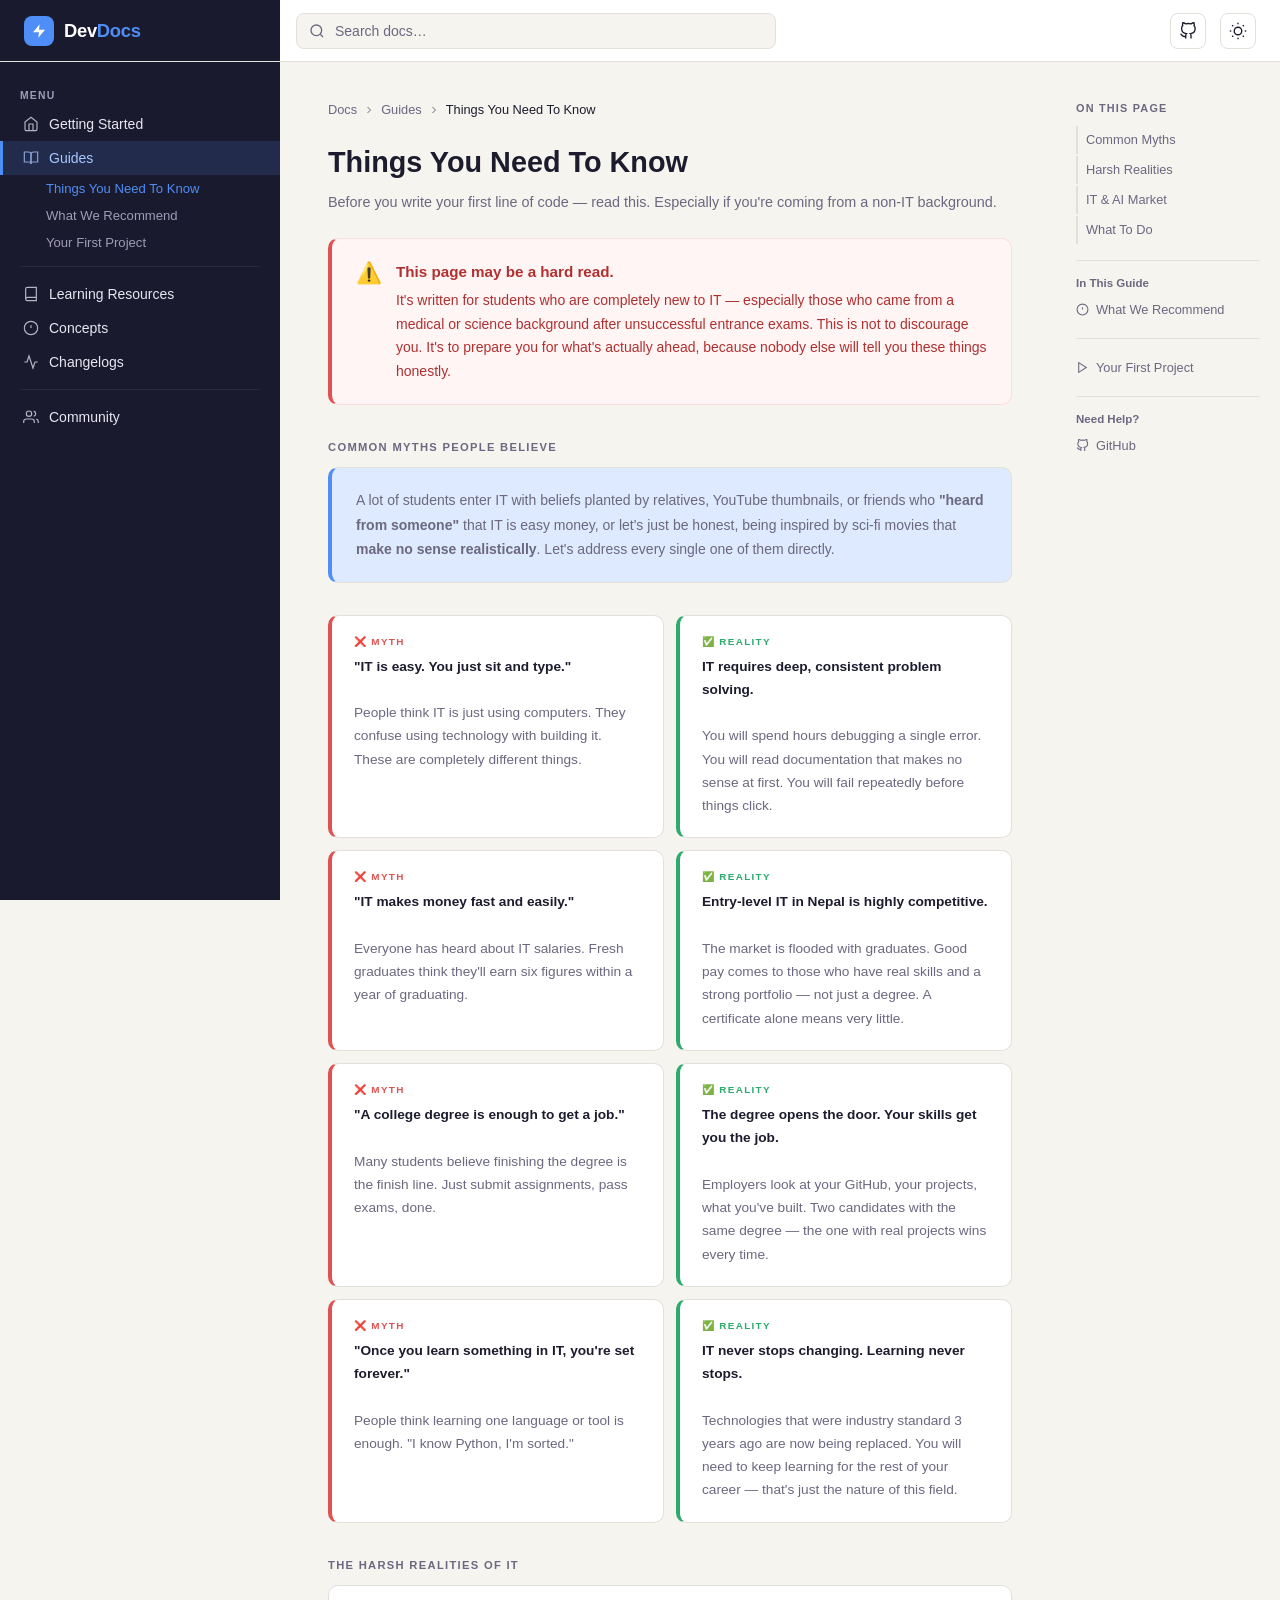
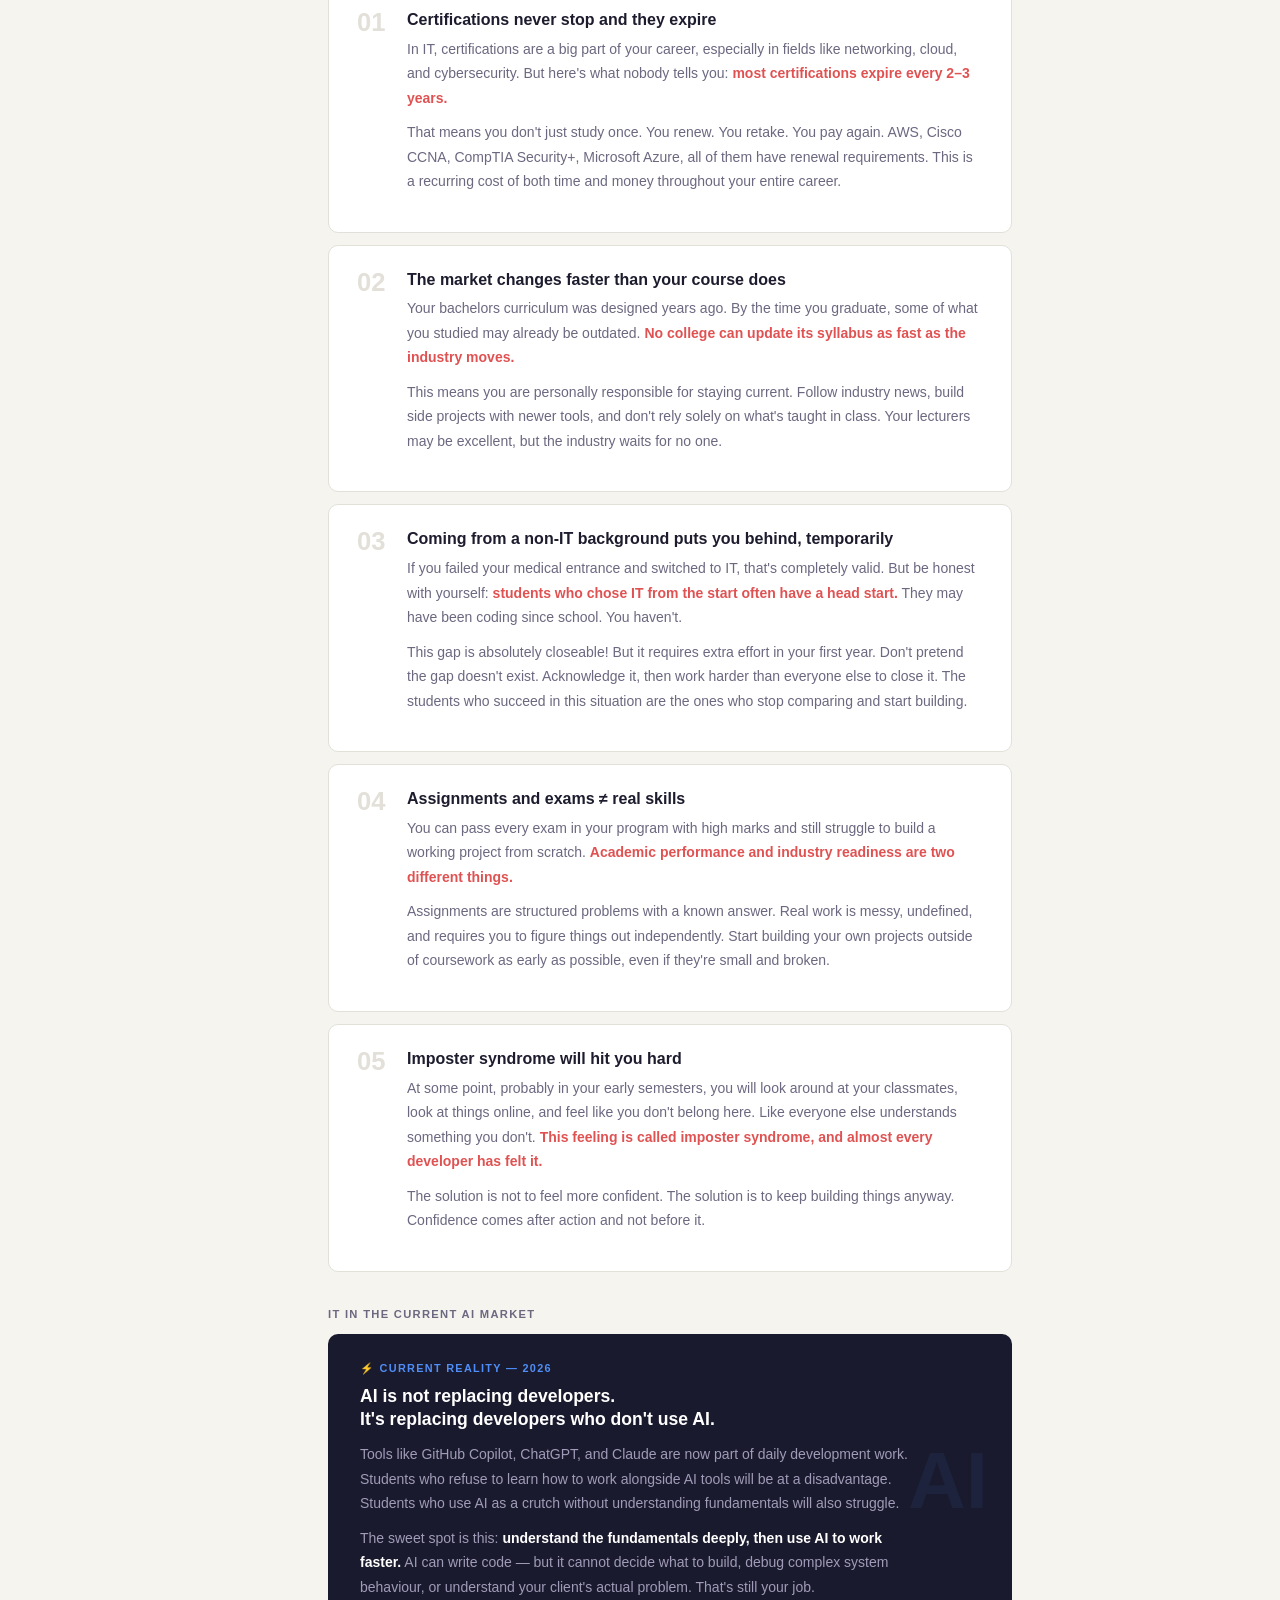
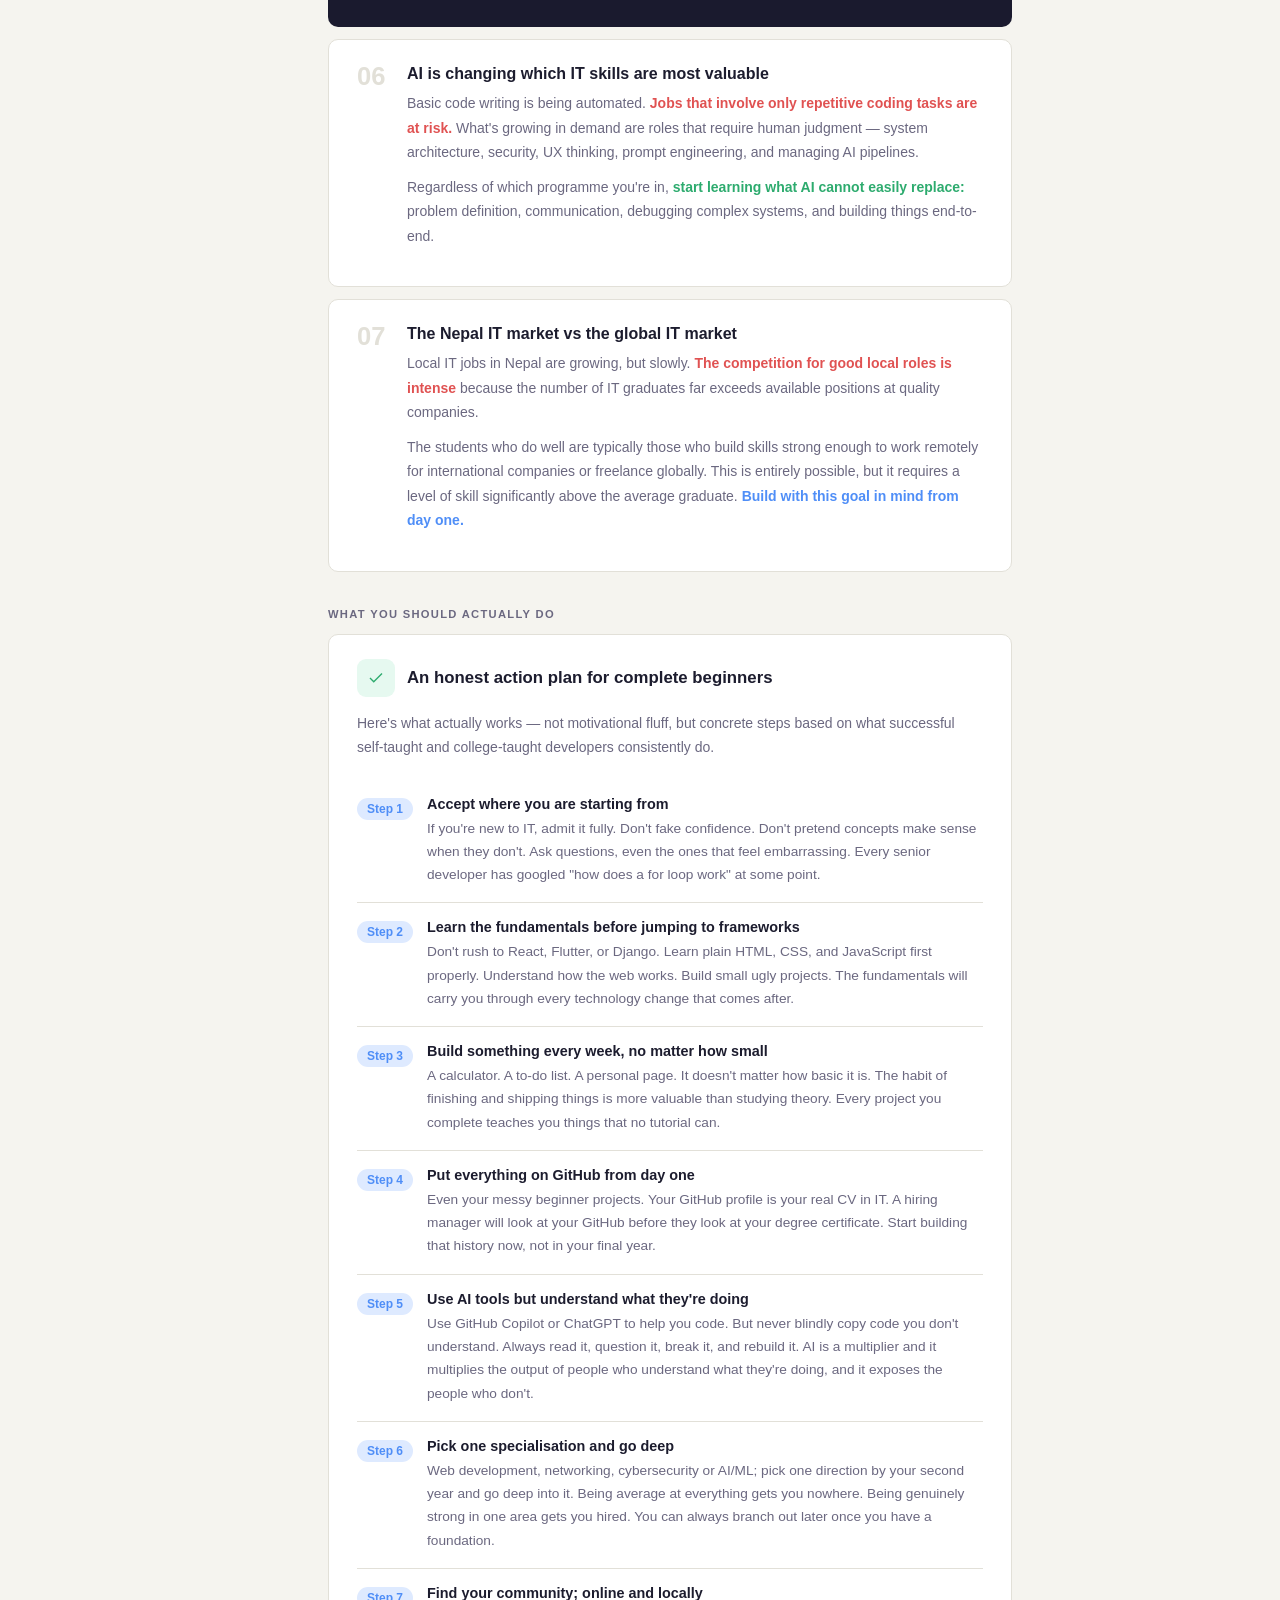
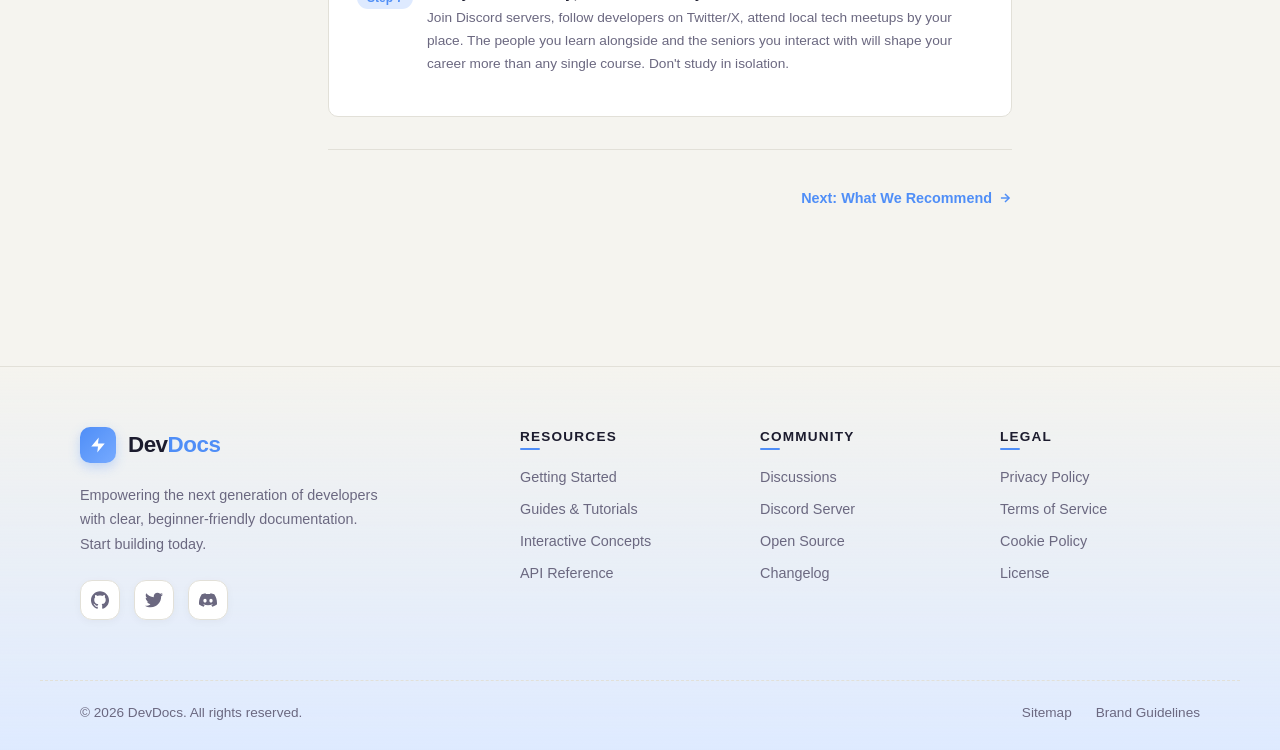
<file: HTML/things-you-need-to-know.html>
<!DOCTYPE html>
<html lang="en" data-theme="light">

<head>
  <meta charset="UTF-8" />
  <meta name="viewport" content="width=device-width, initial-scale=1.0" />
  <title>Things You Need To Know — DevDocs</title>
  <link rel="stylesheet" href="../CSS/style.css" />
  <style>
    /* Page Specific Styles for this page */

    /* Warning banner */
    .reality-banner {
      background: #1a0a0a;
      border: 1px solid #4a1a1a;
      border-left: 4px solid #e05252;
      border-radius: var(--radius);
      padding: 20px 24px;
      margin-bottom: 32px;
      display: flex;
      align-items: flex-start;
      gap: 14px;
    }

    [data-theme="light"] .reality-banner {
      background: #fff5f5;
      border: 1px solid #fdd;
      border-left: 4px solid #e05252;
    }

    .reality-banner-icon {
      font-size: 1.3rem;
      flex-shrink: 0;
      margin-top: 2px;
    }

    .reality-banner-text {
      font-size: 0.875rem;
      line-height: 1.7;
      color: #e05252;
    }

    [data-theme="light"] .reality-banner-text {
      color: #b03030;
    }

    .reality-banner-text strong {
      font-weight: 700;
      display: block;
      margin-bottom: 4px;
      font-size: 0.95rem;
    }

    /* Myth vs Reality cards */
    .myth-grid {
      display: grid;
      grid-template-columns: 1fr 1fr;
      gap: 12px;
      margin-bottom: 12px;
    }

    .myth-card {
      border-radius: var(--radius);
      padding: 20px 22px;
      border: 1px solid var(--border);
    }

    .myth-card.myth {
      background: var(--surface);
      border-left: 4px solid #e05252;
    }

    .myth-card.reality {
      background: var(--surface);
      border-left: 4px solid #2dab6e;
    }

    .myth-card-label {
      font-family: 'Syne', sans-serif;
      font-size: 0.62rem;
      font-weight: 700;
      letter-spacing: 1.3px;
      text-transform: uppercase;
      margin-bottom: 8px;
    }

    .myth-card.myth .myth-card-label {
      color: #e05252;
    }

    .myth-card.reality .myth-card-label {
      color: #2dab6e;
    }

    .myth-card-text {
      font-size: 0.855rem;
      line-height: 1.7;
      color: var(--muted);
    }

    .myth-card-text strong {
      color: var(--text);
      font-weight: 600;
    }

    /* Reality check blocks */
    .reality-block {
      background: var(--surface);
      border: 1px solid var(--border);
      border-radius: var(--radius);
      padding: 24px 28px;
      margin-bottom: 12px;
      transition: box-shadow 0.2s, background 0.25s;
    }

    .reality-block:hover {
      box-shadow: 0 4px 20px rgba(0, 0, 0, 0.06);
    }

    .reality-block-header {
      display: flex;
      align-items: flex-start;
      gap: 14px;
      margin-bottom: 14px;
    }

    .reality-number {
      font-family: 'Syne', sans-serif;
      font-size: 1.6rem;
      font-weight: 800;
      color: var(--border);
      line-height: 1;
      flex-shrink: 0;
      min-width: 36px;
      transition: color 0.25s;
    }

    .reality-block:hover .reality-number {
      color: var(--accent);
    }

    .reality-block-title {
      font-family: 'Syne', sans-serif;
      font-size: 1rem;
      font-weight: 700;
      color: var(--text);
      margin-bottom: 6px;
      line-height: 1.3;
    }

    .reality-block-body {
      font-size: 0.875rem;
      line-height: 1.75;
      color: var(--muted);
    }

    .reality-block-body p+p {
      margin-top: 10px;
    }

    /* Solution steps */
    .solution-step {
      display: flex;
      gap: 14px;
      align-items: flex-start;
      padding: 16px 0;
      border-bottom: 1px solid var(--border);
    }

    .solution-step:last-child {
      border-bottom: none;
    }

    .step-badge {
      background: var(--accent-soft);
      color: var(--accent);
      font-family: 'Syne', sans-serif;
      font-size: 0.75rem;
      font-weight: 700;
      padding: 4px 10px;
      border-radius: 20px;
      flex-shrink: 0;
      margin-top: 2px;
    }

    .step-content-title {
      font-family: 'Syne', sans-serif;
      font-size: 0.9rem;
      font-weight: 700;
      color: var(--text);
      margin-bottom: 5px;
    }

    .step-content-body {
      font-size: 0.855rem;
      line-height: 1.7;
      color: var(--muted);
    }

    /* AI market callout */
    .ai-callout {
      background: var(--sidebar-bg);
      border-radius: var(--radius);
      padding: 28px 32px;
      margin-bottom: 12px;
      position: relative;
      overflow: hidden;
    }

    .ai-callout::before {
      content: 'AI';
      position: absolute;
      right: 24px;
      top: 50%;
      transform: translateY(-50%);
      font-family: 'Syne', sans-serif;
      font-size: 5rem;
      font-weight: 800;
      color: rgba(79, 142, 247, 0.08);
      pointer-events: none;
      user-select: none;
    }

    .ai-callout-label {
      font-size: 0.68rem;
      font-weight: 700;
      letter-spacing: 1.3px;
      text-transform: uppercase;
      color: var(--accent);
      margin-bottom: 10px;
    }

    .ai-callout h3 {
      font-family: 'Syne', sans-serif;
      font-size: 1.1rem;
      font-weight: 700;
      color: white;
      margin-bottom: 12px;
      line-height: 1.3;
    }

    .ai-callout p {
      font-size: 0.875rem;
      color: #a09bb8;
      line-height: 1.75;
      max-width: 560px;
    }

    .ai-callout p+p {
      margin-top: 10px;
    }

    /* Inline highlight */
    .highlight-red {
      color: #e05252;
      font-weight: 600;
    }

    .highlight-green {
      color: #2dab6e;
      font-weight: 600;
    }

    .highlight-blue {
      color: var(--accent);
      font-weight: 600;
    }

    /* Page intro */
    .page-intro {
      background: var(--accent-soft);
      border: 1px solid var(--border);
      border-left: 4px solid var(--accent);
      border-radius: var(--radius);
      padding: 20px 24px;
      margin-bottom: 32px;
      transition: background 0.25s;
    }

    [data-theme="dark"] .page-intro {
      background: #1a2a4a;
    }

    .page-intro p {
      font-size: 0.875rem;
      line-height: 1.75;
      color: var(--muted);
    }


    /* Section heading override for this page */
    .section-heading {
      margin-top: 36px;
    }
  </style>
</head>

<body>

  <!-- Header -->
  <header>
    <div class="logo-area">
      <div class="logo-icon">
        <svg viewBox="0 0 24 24">
          <path d="M13 2L3 14h9l-1 8 10-12h-9l1-8z" />
        </svg>
      </div>
      <span class="logo-text">Dev<span>Docs</span></span>
    </div>

    <div class="search-wrap">
      <svg viewBox="0 0 24 24" stroke-width="2">
        <circle cx="11" cy="11" r="8" />
        <path d="m21 21-4.35-4.35" />
      </svg>
      <input type="text" placeholder="Search docs…" aria-label="Search documentation" />
    </div>

    <nav class="nav-icons">
      <button class="hamburger" id="hamburger" aria-label="Toggle menu">
        <svg viewBox="0 0 24 24">
          <line x1="3" y1="6" x2="21" y2="6" />
          <line x1="3" y1="12" x2="21" y2="12" />
          <line x1="3" y1="18" x2="21" y2="18" />
        </svg>
      </button>

      <a href="#" aria-label="GitHub">
        <svg viewBox="0 0 24 24">
          <path
            d="M9 19c-5 1.5-5-2.5-7-3m14 6v-3.87a3.37 3.37 0 0 0-.94-2.61c3.14-.35 6.44-1.54 6.44-7A5.44 5.44 0 0 0 20 4.77 5.07 5.07 0 0 0 19.91 1S18.73.65 16 2.48a13.38 13.38 0 0 0-7 0C6.27.65 5.09 1 5.09 1A5.07 5.07 0 0 0 5 4.77a5.44 5.44 0 0 0-1.5 3.78c0 5.42 3.3 6.61 6.44 7A3.37 3.37 0 0 0 9 18.13V22" />
        </svg>
      </a>
      <button id="theme-toggle" aria-label="Toggle dark mode">
        <svg id="icon-sun" viewBox="0 0 24 24">
          <circle cx="12" cy="12" r="5" />
          <line x1="12" y1="1" x2="12" y2="3" />
          <line x1="12" y1="21" x2="12" y2="23" />
          <line x1="4.22" y1="4.22" x2="5.64" y2="5.64" />
          <line x1="18.36" y1="18.36" x2="19.78" y2="19.78" />
          <line x1="1" y1="12" x2="3" y2="12" />
          <line x1="21" y1="12" x2="23" y2="12" />
          <line x1="4.22" y1="19.78" x2="5.64" y2="18.36" />
          <line x1="18.36" y1="5.64" x2="19.78" y2="4.22" />
        </svg>
        <svg id="icon-moon" viewBox="0 0 24 24">
          <path d="M21 12.79A9 9 0 1 1 11.21 3 7 7 0 0 0 21 12.79z" />
        </svg>
      </button>
    </nav>
  </header>

  <!-- Shell -->
  <div class="shell">

    <!-- Left Sidebar -->
    <aside class="left">
      <div class="nav-section">
        <div class="nav-label">Menu</div>

        <a href="../index.html" class="nav-item">
          <svg viewBox="0 0 24 24">
            <path d="M3 9l9-7 9 7v11a2 2 0 0 1-2 2H5a2 2 0 0 1-2-2z" />
            <polyline points="9 22 9 12 15 12 15 22" />
          </svg>
          Getting Started
        </a>

        <a href="HTML/things-you-need-to-know.html" class="nav-item active">
          <svg viewBox="0 0 24 24">
            <path d="M2 3h6a4 4 0 0 1 4 4v14a3 3 0 0 0-3-3H2z" />
            <path d="M22 3h-6a4 4 0 0 0-4 4v14a3 3 0 0 1 3-3h7z" />
          </svg>
          Guides
        </a>
        <div class="nav-sub">
          <a href="../HTML/things-you-need-to-know.html" class="nav-item active">Things You Need To Know</a>
          <a href="../HTML/what-we-recommend.html" class="nav-item">What We Recommend</a>
          <a href="../HTML/your-first-project.html" class="nav-item">Your First Project</a>
        </div>

        <div class="nav-divider"></div>

        <a href="learning-resources.html" class="nav-item">
          <svg viewBox="0 0 24 24">
            <path d="M4 19.5A2.5 2.5 0 0 1 6.5 17H20" />
            <path d="M6.5 2H20v20H6.5A2.5 2.5 0 0 1 4 19.5v-15A2.5 2.5 0 0 1 6.5 2z" />
          </svg>
          Learning Resources
        </a>

        <a href="concepts-asobi.html" class="nav-item">
          <svg viewBox="0 0 24 24">
            <circle cx="12" cy="12" r="10" />
            <line x1="12" y1="8" x2="12" y2="12" />
            <line x1="12" y1="16" x2="12.01" y2="16" />
          </svg>
          Concepts
        </a>

        <a href="changelog.html" class="nav-item">
          <svg viewBox="0 0 24 24">
            <polyline points="22 12 18 12 15 21 9 3 6 12 2 12" />
          </svg>
          Changelogs
        </a>

        <div class="nav-divider"></div>

        <a href="community.html" class="nav-item">
          <svg viewBox="0 0 24 24">
            <path d="M17 21v-2a4 4 0 0 0-4-4H5a4 4 0 0 0-4 4v2" />
            <circle cx="9" cy="7" r="4" />
            <path d="M23 21v-2a4 4 0 0 0-3-3.87" />
            <path d="M16 3.13a4 4 0 0 1 0 7.75" />
          </svg>
          Community
        </a>
      </div>
    </aside>

    <!-- Main Content -->
    <main>

      <!-- Breadcrumb -->
      <div class="breadcrumb">
        Docs
        <svg viewBox="0 0 24 24">
          <polyline points="9 18 15 12 9 6" />
        </svg>
        Guides
        <svg viewBox="0 0 24 24">
          <polyline points="9 18 15 12 9 6" />
        </svg>
        <span>Things You Need To Know</span>
      </div>

      <!-- Page title -->
      <h1
        style="font-family:'Syne',sans-serif; font-size:1.8rem; font-weight:800; color:var(--text); margin-bottom:10px; line-height:1.2;">
        Things You Need To Know
      </h1>
      <p style="font-size:0.9rem; color:var(--muted); margin-bottom:24px; line-height:1.7;">
        Before you write your first line of code — read this. Especially if you're coming from a non-IT background.
      </p>

      <!-- Warning banner -->
      <div class="reality-banner">
        <div class="reality-banner-icon">⚠️</div>
        <div class="reality-banner-text">
          <strong>This page may be a hard read.</strong>
          It's written for students who are completely new to IT — especially those who came from a medical or science
          background after unsuccessful entrance exams. This is not to discourage you. It's to prepare you for what's
          actually ahead, because nobody else will tell you these things honestly.
        </div>
      </div>

      <!-- Section: Myth -->
      <div class="section-heading" id="myths">Common myths people believe</div>

      <div class="page-intro">
        <p>A lot of students enter IT with beliefs planted by relatives, YouTube thumbnails, or friends who
          <strong>"heard from someone"</strong> that IT is easy money, or let's just be honest, being inspired by sci-fi
          movies that <strong>make no sense realistically</strong>. Let's address every single one of them directly.
        </p>
      </div>

      <div class="myth-grid">
        <div class="myth-card myth">
          <div class="myth-card-label">❌ Myth</div>
          <div class="myth-card-text"><strong>"IT is easy. You just sit and type."</strong><br /><br />People think IT
            is just using computers. They confuse using technology with building it. These are completely different
            things.</div>
        </div>
        <div class="myth-card reality">
          <div class="myth-card-label">✅ Reality</div>
          <div class="myth-card-text"><strong>IT requires deep, consistent problem solving.</strong><br /><br />You will
            spend hours debugging a single error. You will read documentation that makes no sense at first. You will
            fail repeatedly before things click.</div>
        </div>
      </div>

      <div class="myth-grid">
        <div class="myth-card myth">
          <div class="myth-card-label">❌ Myth</div>
          <div class="myth-card-text"><strong>"IT makes money fast and easily."</strong><br /><br />Everyone has heard
            about IT salaries. Fresh graduates think they'll earn six figures within a year of graduating.</div>
        </div>
        <div class="myth-card reality">
          <div class="myth-card-label">✅ Reality</div>
          <div class="myth-card-text"><strong>Entry-level IT in Nepal is highly competitive.</strong><br /><br />The
            market is flooded with graduates. Good pay comes to those who have real skills and a strong portfolio — not
            just a degree. A certificate alone means very little.</div>
        </div>
      </div>

      <div class="myth-grid">
        <div class="myth-card myth">
          <div class="myth-card-label">❌ Myth</div>
          <div class="myth-card-text"><strong>"A college degree is enough to get a job."</strong><br /><br />Many
            students believe finishing the degree is the finish line. Just submit assignments, pass exams, done.</div>
        </div>
        <div class="myth-card reality">
          <div class="myth-card-label">✅ Reality</div>
          <div class="myth-card-text"><strong>The degree opens the door. Your skills get you the
              job.</strong><br /><br />Employers look at your GitHub, your projects, what you've built. Two candidates
            with the same degree — the one with real projects wins every time.</div>
        </div>
      </div>

      <div class="myth-grid">
        <div class="myth-card myth">
          <div class="myth-card-label">❌ Myth</div>
          <div class="myth-card-text"><strong>"Once you learn something in IT, you're set
              forever."</strong><br /><br />People think learning one language or tool is enough. "I know Python, I'm
            sorted."</div>
        </div>
        <div class="myth-card reality">
          <div class="myth-card-label">✅ Reality</div>
          <div class="myth-card-text"><strong>IT never stops changing. Learning never
              stops.</strong><br /><br />Technologies that were industry standard 3 years ago are now being replaced.
            You will need to keep learning for the rest of your career — that's just the nature of this field.</div>
        </div>
      </div>

      <!-- Section: Realities -->
      <div class="section-heading" id="realities">The harsh realities of IT</div>

      <div class="reality-block">
        <div class="reality-block-header">
          <div class="reality-number">01</div>
          <div>
            <div class="reality-block-title">Certifications never stop and they expire</div>
            <div class="reality-block-body">
              <p>In IT, certifications are a big part of your career, especially in fields like networking, cloud, and
                cybersecurity. But here's what nobody tells you: <span class="highlight-red">most certifications expire
                  every 2–3 years.</span></p>
              <p>That means you don't just study once. You renew. You retake. You pay again. AWS, Cisco CCNA, CompTIA
                Security+, Microsoft Azure, all of them have renewal requirements. This is a recurring cost of both time
                and money throughout your entire career.</p>
            </div>
          </div>
        </div>
      </div>

      <div class="reality-block">
        <div class="reality-block-header">
          <div class="reality-number">02</div>
          <div>
            <div class="reality-block-title">The market changes faster than your course does</div>
            <div class="reality-block-body">
              <p>Your bachelors curriculum was designed years ago. By the time you graduate, some of what you studied
                may already be outdated. <span class="highlight-red">No college can update its syllabus as fast as the
                  industry moves.</span></p>
              <p>This means you are personally responsible for staying current. Follow industry news, build side
                projects with newer tools, and don't rely solely on what's taught in class. Your lecturers may be
                excellent, but the industry waits for no one.</p>
            </div>
          </div>
        </div>
      </div>

      <div class="reality-block">
        <div class="reality-block-header">
          <div class="reality-number">03</div>
          <div>
            <div class="reality-block-title">Coming from a non-IT background puts you behind, temporarily</div>
            <div class="reality-block-body">
              <p>If you failed your medical entrance and switched to IT, that's completely valid. But be honest with
                yourself: <span class="highlight-red">students who chose IT from the start often have a head
                  start.</span> They may have been coding since school. You haven't.</p>
              <p>This gap is absolutely closeable! But it requires extra effort in your first year. Don't pretend the
                gap doesn't exist. Acknowledge it, then work harder than everyone else to close it. The students who
                succeed in this situation are the ones who stop comparing and start building.</p>
            </div>
          </div>
        </div>
      </div>

      <div class="reality-block">
        <div class="reality-block-header">
          <div class="reality-number">04</div>
          <div>
            <div class="reality-block-title">Assignments and exams ≠ real skills</div>
            <div class="reality-block-body">
              <p>You can pass every exam in your program with high marks and still struggle to build a working project
                from scratch. <span class="highlight-red">Academic performance and industry readiness are two different
                  things.</span></p>
              <p>Assignments are structured problems with a known answer. Real work is messy, undefined, and requires
                you to figure things out independently. Start building your own projects outside of coursework as early
                as possible, even if they're small and broken.</p>
            </div>
          </div>
        </div>
      </div>

      <div class="reality-block">
        <div class="reality-block-header">
          <div class="reality-number">05</div>
          <div>
            <div class="reality-block-title">Imposter syndrome will hit you hard</div>
            <div class="reality-block-body">
              <p>At some point, probably in your early semesters, you will look around at your classmates, look at
                things online, and feel like you don't belong here. Like everyone else understands something you don't.
                <span class="highlight-red">This feeling is called imposter syndrome, and almost every developer has
                  felt it.</span>
              </p>
              <p>The solution is not to feel more confident. The solution is to keep building things anyway. Confidence
                comes after action and not before it.</p>
            </div>
          </div>
        </div>
      </div>

      <!-- Section: AI Market -->
      <div class="section-heading" id="ai-market">IT in the current AI market</div>

      <div class="ai-callout">
        <div class="ai-callout-label">⚡ Current Reality — 2026</div>
        <h3>AI is not replacing developers.<br />It's replacing developers who don't use AI.</h3>
        <p>Tools like GitHub Copilot, ChatGPT, and Claude are now part of daily development work. Students who refuse to
          learn how to work alongside AI tools will be at a disadvantage. Students who use AI as a crutch without
          understanding fundamentals will also struggle.</p>
        <p>The sweet spot is this: <strong style="color:white;">understand the fundamentals deeply, then use AI to work
            faster.</strong> AI can write code — but it cannot decide what to build, debug complex system behaviour, or
          understand your client's actual problem. That's still your job.</p>
      </div>

      <div class="reality-block">
        <div class="reality-block-header">
          <div class="reality-number">06</div>
          <div>
            <div class="reality-block-title">AI is changing which IT skills are most valuable</div>
            <div class="reality-block-body">
              <p>Basic code writing is being automated. <span class="highlight-red">Jobs that involve only repetitive
                  coding tasks are at risk.</span> What's growing in demand are roles that require human judgment —
                system architecture, security, UX thinking, prompt engineering, and managing AI pipelines.</p>
              <p>Regardless of which programme
                you're in, <span class="highlight-green">start learning what AI cannot easily replace:</span> problem
                definition, communication, debugging complex systems, and building things end-to-end.</p>
            </div>
          </div>
        </div>
      </div>

      <div class="reality-block">
        <div class="reality-block-header">
          <div class="reality-number">07</div>
          <div>
            <div class="reality-block-title">The Nepal IT market vs the global IT market</div>
            <div class="reality-block-body">
              <p>Local IT jobs in Nepal are growing, but slowly. <span class="highlight-red">The competition for good
                  local roles is intense</span> because the number of IT graduates far exceeds available positions at
                quality companies.</p>
              <p>The students who do well are typically those who build skills strong enough to work remotely for
                international companies or freelance globally. This is entirely possible, but it requires a level of
                skill significantly above the average graduate. <span class="highlight-blue">Build with this goal in
                  mind from day one.</span></p>
            </div>
          </div>
        </div>
      </div>

      <!-- Section: Solutions -->
      <div class="section-heading" id="solutions">What you should actually do</div>

      <div class="content-block">
        <div class="block-header">
          <div class="block-icon icon-green">
            <svg viewBox="0 0 24 24">
              <polyline points="20 6 9 17 4 12" />
            </svg>
          </div>
          <div class="block-title">An honest action plan for complete beginners</div>
        </div>
        <div class="block-body">
          <p>Here's what actually works — not motivational fluff, but concrete steps based on what successful
            self-taught and college-taught developers consistently do.</p>
        </div>

        <div style="margin-top: 20px;">

          <div class="solution-step">
            <span class="step-badge">Step 1</span>
            <div>
              <div class="step-content-title">Accept where you are starting from</div>
              <div class="step-content-body">If you're new to IT, admit it fully. Don't fake confidence. Don't pretend
                concepts make sense when they don't. Ask questions, even the ones that feel embarrassing. Every senior
                developer has googled "how does a for loop work" at some point.</div>
            </div>
          </div>

          <div class="solution-step">
            <span class="step-badge">Step 2</span>
            <div>
              <div class="step-content-title">Learn the fundamentals before jumping to frameworks</div>
              <div class="step-content-body">Don't rush to React, Flutter, or Django. Learn plain HTML, CSS, and
                JavaScript first properly. Understand how the web works. Build small ugly projects. The fundamentals
                will carry you through every technology change that comes after.</div>
            </div>
          </div>

          <div class="solution-step">
            <span class="step-badge">Step 3</span>
            <div>
              <div class="step-content-title">Build something every week, no matter how small</div>
              <div class="step-content-body">A calculator. A to-do list. A personal page. It doesn't matter how basic it
                is. The habit of finishing and shipping things is more valuable than studying theory. Every project you
                complete teaches you things that no tutorial can.</div>
            </div>
          </div>

          <div class="solution-step">
            <span class="step-badge">Step 4</span>
            <div>
              <div class="step-content-title">Put everything on GitHub from day one</div>
              <div class="step-content-body">Even your messy beginner projects. Your GitHub profile is your real CV in
                IT. A hiring manager will look at your GitHub before they look at your degree certificate. Start
                building that history now, not in your final year.</div>
            </div>
          </div>

          <div class="solution-step">
            <span class="step-badge">Step 5</span>
            <div>
              <div class="step-content-title">Use AI tools but understand what they're doing</div>
              <div class="step-content-body">Use GitHub Copilot or ChatGPT to help you code. But never blindly copy code
                you don't understand. Always read it, question it, break it, and rebuild it. AI is a multiplier and it
                multiplies the output of people who understand what they're doing, and it exposes the people who don't.
              </div>
            </div>
          </div>

          <div class="solution-step">
            <span class="step-badge">Step 6</span>
            <div>
              <div class="step-content-title">Pick one specialisation and go deep</div>
              <div class="step-content-body">Web development, networking, cybersecurity or AI/ML; pick one direction by
                your second year and go deep into it. Being average at everything gets you nowhere. Being genuinely
                strong in one area gets you hired. You can always branch out later once you have a foundation.</div>
            </div>
          </div>

          <div class="solution-step">
            <span class="step-badge">Step 7</span>
            <div>
              <div class="step-content-title">Find your community; online and locally</div>
              <div class="step-content-body">Join Discord servers, follow developers on Twitter/X, attend local tech
                meetups by your place. The people you learn alongside and the seniors you interact with will shape your
                career more than any single course. Don't study in isolation.</div>
            </div>
          </div>

        </div>
      </div>

      <!-- Bottom nav -->
      <div
        style="display:flex; justify-content:flex-end; margin-top:32px; padding-top:24px; border-top:1px solid var(--border);">
        <a href="../HTML/what-we-recommend.html" class="block-link" style="font-size:0.9rem;">
          Next: What We Recommend
          <svg viewBox="0 0 24 24">
            <line x1="5" y1="12" x2="19" y2="12" />
            <polyline points="12 5 19 12 12 19" />
          </svg>
        </a>
      </div>

    </main>

    <!-- Right Sidebar -->
    <aside class="right">
      <div class="toc-title">On This Page</div>
      <ul class="toc-list">
        <li><a href="#myths" class="active">Common Myths</a></li>
        <li><a href="#realities">Harsh Realities</a></li>
        <li><a href="#ai-market">IT &amp; AI Market</a></li>
        <li><a href="#solutions">What To Do</a></li>
      </ul>

      <div class="toc-divider"></div>

      <div class="toc-extra-title">In This Guide</div>
      <a href="../HTML/what-we-recommend.html" class="toc-extra-link">
        <svg viewBox="0 0 24 24">
          <circle cx="12" cy="12" r="10" />
          <line x1="12" y1="8" x2="12" y2="12" />
          <line x1="12" y1="16" x2="12.01" y2="16" />
        </svg>
        What We Recommend
      </a>

      <div class="toc-divider"></div>

      <a href="#" class="toc-extra-link">
        <svg viewBox="0 0 24 24">
          <polygon points="5 3 19 12 5 21 5 3" />
        </svg>
        Your First Project
      </a>

      <div class="toc-divider"></div>

      <div class="toc-extra-title">Need Help?</div>
      <a href="#" class="toc-extra-link">
        <svg viewBox="0 0 24 24">
          <path
            d="M9 19c-5 1.5-5-2.5-7-3m14 6v-3.87a3.37 3.37 0 0 0-.94-2.61c3.14-.35 6.44-1.54 6.44-7A5.44 5.44 0 0 0 20 4.77 5.07 5.07 0 0 0 19.91 1S18.73.65 16 2.48a13.38 13.38 0 0 0-7 0C6.27.65 5.09 1 5.09 1A5.07 5.07 0 0 0 5 4.77a5.44 5.44 0 0 0-1.5 3.78c0 5.42 3.3 6.61 6.44 7A3.37 3.37 0 0 0 9 18.13V22" />
        </svg>
        GitHub
      </a>
    </aside>

  </div><!-- end shell -->

  <!-- Premium Footer -->
  <footer class="premium-footer">
    <div class="footer-top">
      <div class="footer-brand">
        <div class="footer-brand-header">
          <div class="logo-icon">
            <svg viewBox="0 0 24 24">
              <path d="M13 2L3 14h9l-1 8 10-12h-9l1-8z" />
            </svg>
          </div>
          <span class="brand-name">Dev<span>Docs</span></span>
        </div>
        <p>Empowering the next generation of developers with clear, beginner-friendly documentation. Start building
          today.</p>
        <div class="footer-socials">
          <a href="https://github.com/GautamAdhish/Developers-Documentation-Site" aria-label="GitHub" target="_blank">
            <svg viewBox="0 0 24 24">
              <path
                d="M12 .297c-6.63 0-12 5.373-12 12 0 5.303 3.438 9.8 8.205 11.385.6.113.82-.258.82-.577 0-.285-.01-1.04-.015-2.04-3.338.724-4.042-1.61-4.042-1.61C4.422 18.07 3.633 17.7 3.633 17.7c-1.087-.744.084-.729.084-.729 1.205.084 1.838 1.236 1.838 1.236 1.07 1.835 2.809 1.305 3.495.998.108-.776.417-1.305.76-1.605-2.665-.3-5.466-1.332-5.466-5.93 0-1.31.465-2.38 1.235-3.22-.135-.303-.54-1.523.105-3.176 0 0 1.005-.322 3.3 1.23.96-.267 1.98-.399 3-.405 1.02.006 2.04.138 3 .405 2.28-1.552 3.285-1.23 3.285-1.23.645 1.653.24 2.873.12 3.176.765.84 1.23 1.91 1.23 3.22 0 4.61-2.805 5.625-5.475 5.92.42.36.81 1.096.81 2.22 0 1.606-.015 2.896-.015 3.286 0 .315.21.69.825.57C20.565 22.092 24 17.592 24 12.297c0-6.627-5.373-12-12-12">
              </path>
            </svg>
          </a>
          <a href="#" aria-label="Twitter">
            <svg viewBox="0 0 24 24">
              <path
                d="M23.954 4.569c-.885.389-1.83.654-2.825.775 1.014-.611 1.794-1.574 2.163-2.723-.951.555-2.005.959-3.127 1.184-.896-.959-2.173-1.559-3.591-1.559-2.717 0-4.92 2.203-4.92 4.917 0 .39.045.765.127 1.124C7.691 8.094 4.066 6.13 1.64 3.161c-.427.722-.666 1.561-.666 2.475 0 1.71.87 3.213 2.188 4.096-.807-.026-1.566-.248-2.228-.616v.061c0 2.385 1.693 4.374 3.946 4.827-.413.111-.849.171-1.296.171-.314 0-.615-.03-.916-.086.631 1.953 2.445 3.377 4.604 3.417-1.68 1.319-3.809 2.105-6.102 2.105-.39 0-.779-.023-1.17-.067 2.189 1.394 4.768 2.209 7.557 2.209 9.054 0 13.999-7.496 13.999-13.986 0-.209 0-.42-.015-.63.961-.689 1.8-1.56 2.46-2.548l-.047-.02z">
              </path>
            </svg>
          </a>
          <a href="#" aria-label="Discord">
            <svg viewBox="0 0 24 24">
              <path
                d="M20.317 4.37a19.791 19.791 0 0 0-4.885-1.515.074.074 0 0 0-.079.037c-.21.375-.444.864-.608 1.25a18.27 18.27 0 0 0-5.487 0 12.64 12.64 0 0 0-.617-1.25.077.077 0 0 0-.079-.037A19.736 19.736 0 0 0 3.677 4.37a.07.07 0 0 0-.032.027C.533 9.046-.32 13.58.099 18.057a.082.082 0 0 0 .031.057 19.9 19.9 0 0 0 5.993 3.03.078.078 0 0 0 .084-.028 14.09 14.09 0 0 0 1.226-1.994.076.076 0 0 0-.041-.106 13.107 13.107 0 0 1-1.872-.892.077.077 0 0 1-.008-.128 10.2 10.2 0 0 0 .372-.292.074.074 0 0 1 .077-.01c3.928 1.793 8.18 1.793 12.062 0a.074.074 0 0 1 .078.01c.12.098.246.198.373.292a.077.077 0 0 1-.006.127 12.299 12.299 0 0 1-1.873.892.077.077 0 0 0-.041.107c.36.698.772 1.362 1.225 1.993a.076.076 0 0 0 .084.028 19.839 19.839 0 0 0 6.002-3.03.077.077 0 0 0 .032-.054c.5-5.177-.838-9.674-3.549-13.66a.061.061 0 0 0-.031-.028zM8.02 15.33c-1.183 0-2.157-1.085-2.157-2.419 0-1.333.956-2.419 2.157-2.419 1.21 0 2.176 1.096 2.157 2.42 0 1.333-.956 2.418-2.157 2.418zm7.975 0c-1.183 0-2.157-1.085-2.157-2.419 0-1.333.955-2.419 2.157-2.419 1.21 0 2.176 1.096 2.157 2.42 0 1.333-.946 2.418-2.157 2.418z">
              </path>
            </svg>
          </a>
        </div>
      </div>

      <div class="footer-column">
        <h4 class="footer-heading">Resources</h4>
        <ul>
          <li><a href="#">Getting Started</a></li>
          <li><a href="#">Guides &amp; Tutorials</a></li>
          <li><a href="#">Interactive Concepts</a></li>
          <li><a href="#">API Reference</a></li>
        </ul>
      </div>

      <div class="footer-column">
        <h4 class="footer-heading">Community</h4>
        <ul>
          <li><a href="#">Discussions</a></li>
          <li><a href="#">Discord Server</a></li>
          <li><a href="#">Open Source</a></li>
          <li><a href="#">Changelog</a></li>
        </ul>
      </div>

      <div class="footer-column">
        <h4 class="footer-heading">Legal</h4>
        <ul>
          <li><a href="#">Privacy Policy</a></li>
          <li><a href="#">Terms of Service</a></li>
          <li><a href="#">Cookie Policy</a></li>
          <li><a href="#">License</a></li>
        </ul>
      </div>
    </div>

    <div class="footer-bottom">
      <p>&copy; 2026 DevDocs. All rights reserved.</p>
      <div class="footer-bottom-links">
        <a href="sitemap.html">Sitemap</a>
        <a href="#">Brand Guidelines</a>
      </div>
    </div>
  </footer>

  <div class="sidebar-overlay" id="sidebar-overlay"></div>

  <script>
    // ── Theme toggle ──────────────────────────────
    const toggle = document.getElementById('theme-toggle');
    const html = document.documentElement;
    const saved = localStorage.getItem('devdocs-theme');
    if (saved) html.setAttribute('data-theme', saved);
    toggle.addEventListener('click', () => {
      const next = html.getAttribute('data-theme') === 'dark' ? 'light' : 'dark';
      html.setAttribute('data-theme', next);
      localStorage.setItem('devdocs-theme', next);
    });

    // ── Active TOC on scroll ──────────────────────
    const sections = document.querySelectorAll('[id]');
    const tocLinks = document.querySelectorAll('.toc-list a');

    function setActiveLink() {
      let currentId = '';

      sections.forEach(section => {
        const sectionTop = section.getBoundingClientRect().top;
        if (sectionTop <= 120) {
          currentId = section.getAttribute('id');
        }
      });

      tocLinks.forEach(link => {
        link.classList.remove('active');
        if (link.getAttribute('href') === `#${currentId}`) {
          link.classList.add('active');
        }
      });
    }

    // Run on scroll and on page load
    window.addEventListener('scroll', setActiveLink);
    window.addEventListener('load', setActiveLink);

    // Hamburger sidebar toggle
    const hamburger = document.getElementById('hamburger');
    const sidebar = document.querySelector('aside.left');
    const overlay = document.getElementById('sidebar-overlay');

    hamburger.addEventListener('click', () => {
      sidebar.classList.toggle('open');
      overlay.classList.toggle('active');
    });

    overlay.addEventListener('click', () => {
      sidebar.classList.remove('open');
      overlay.classList.remove('active');
    });
  </script>

</body>

</html>
</file>
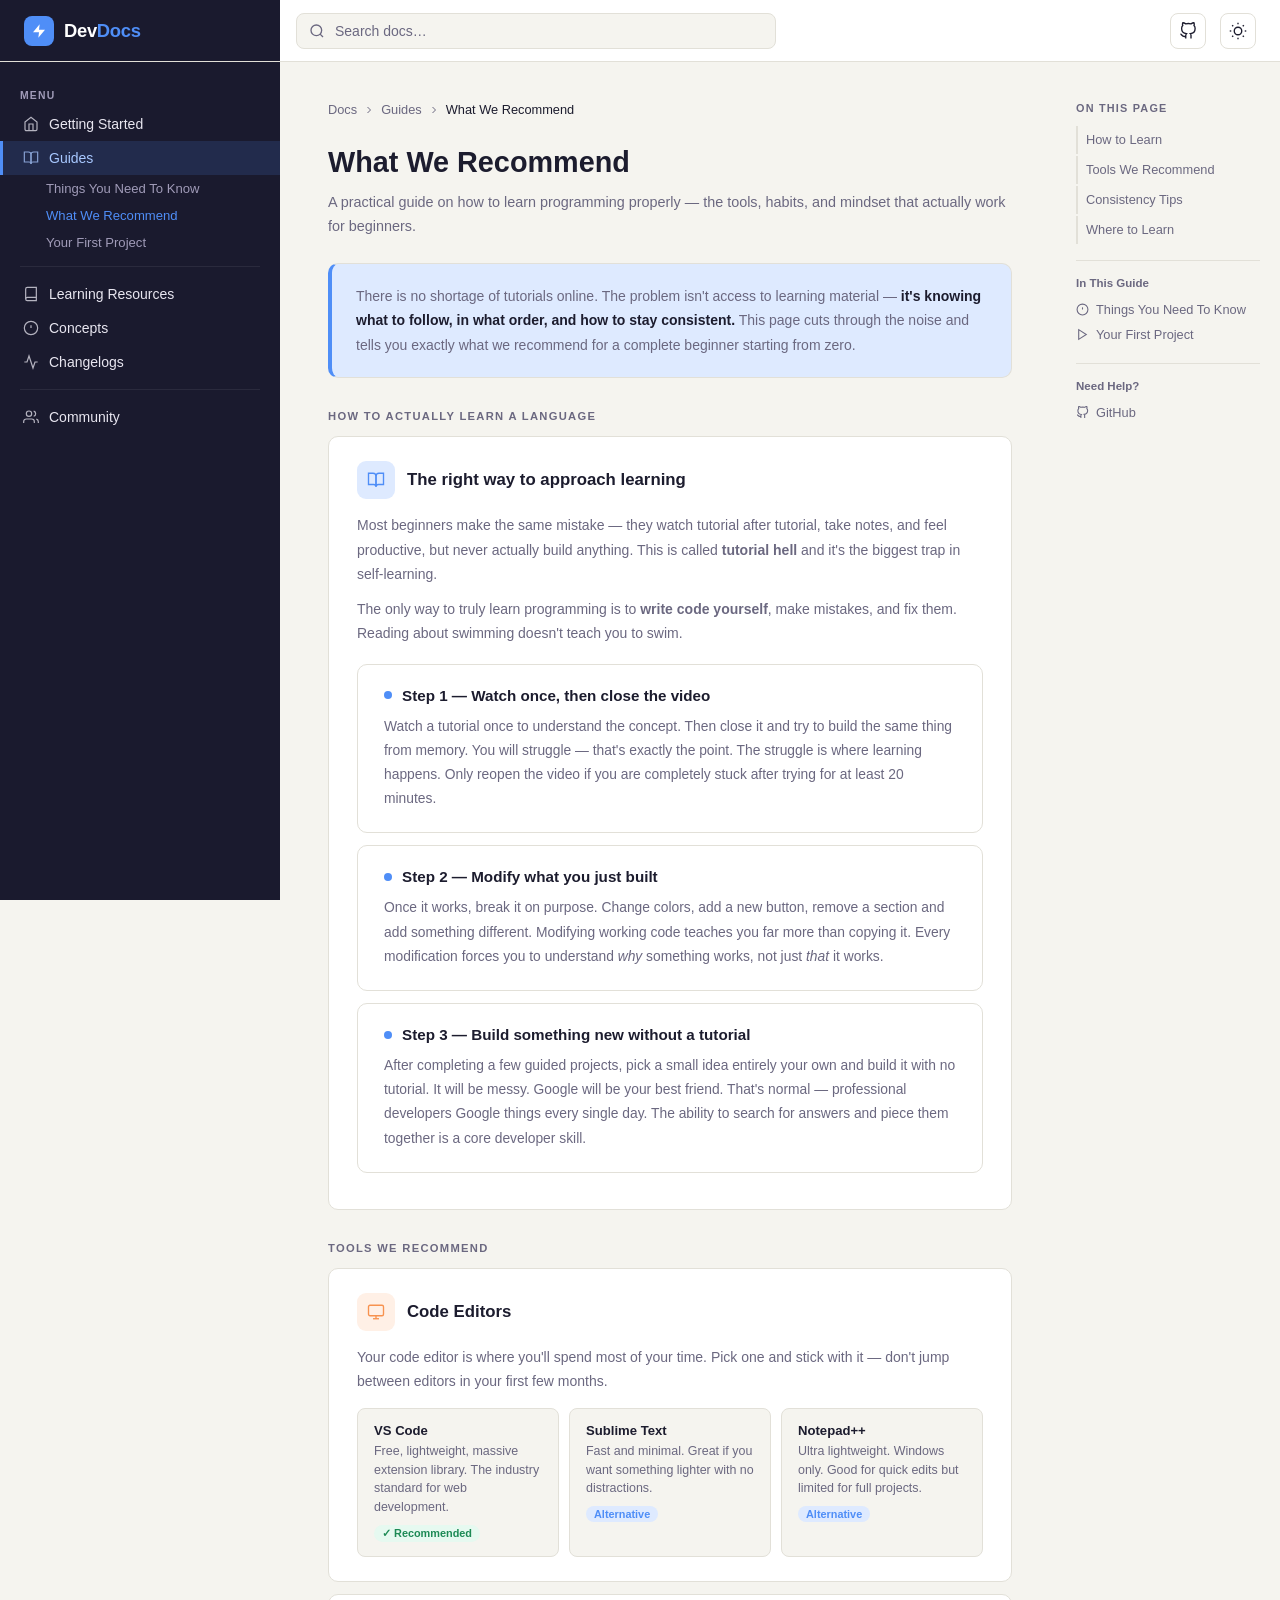
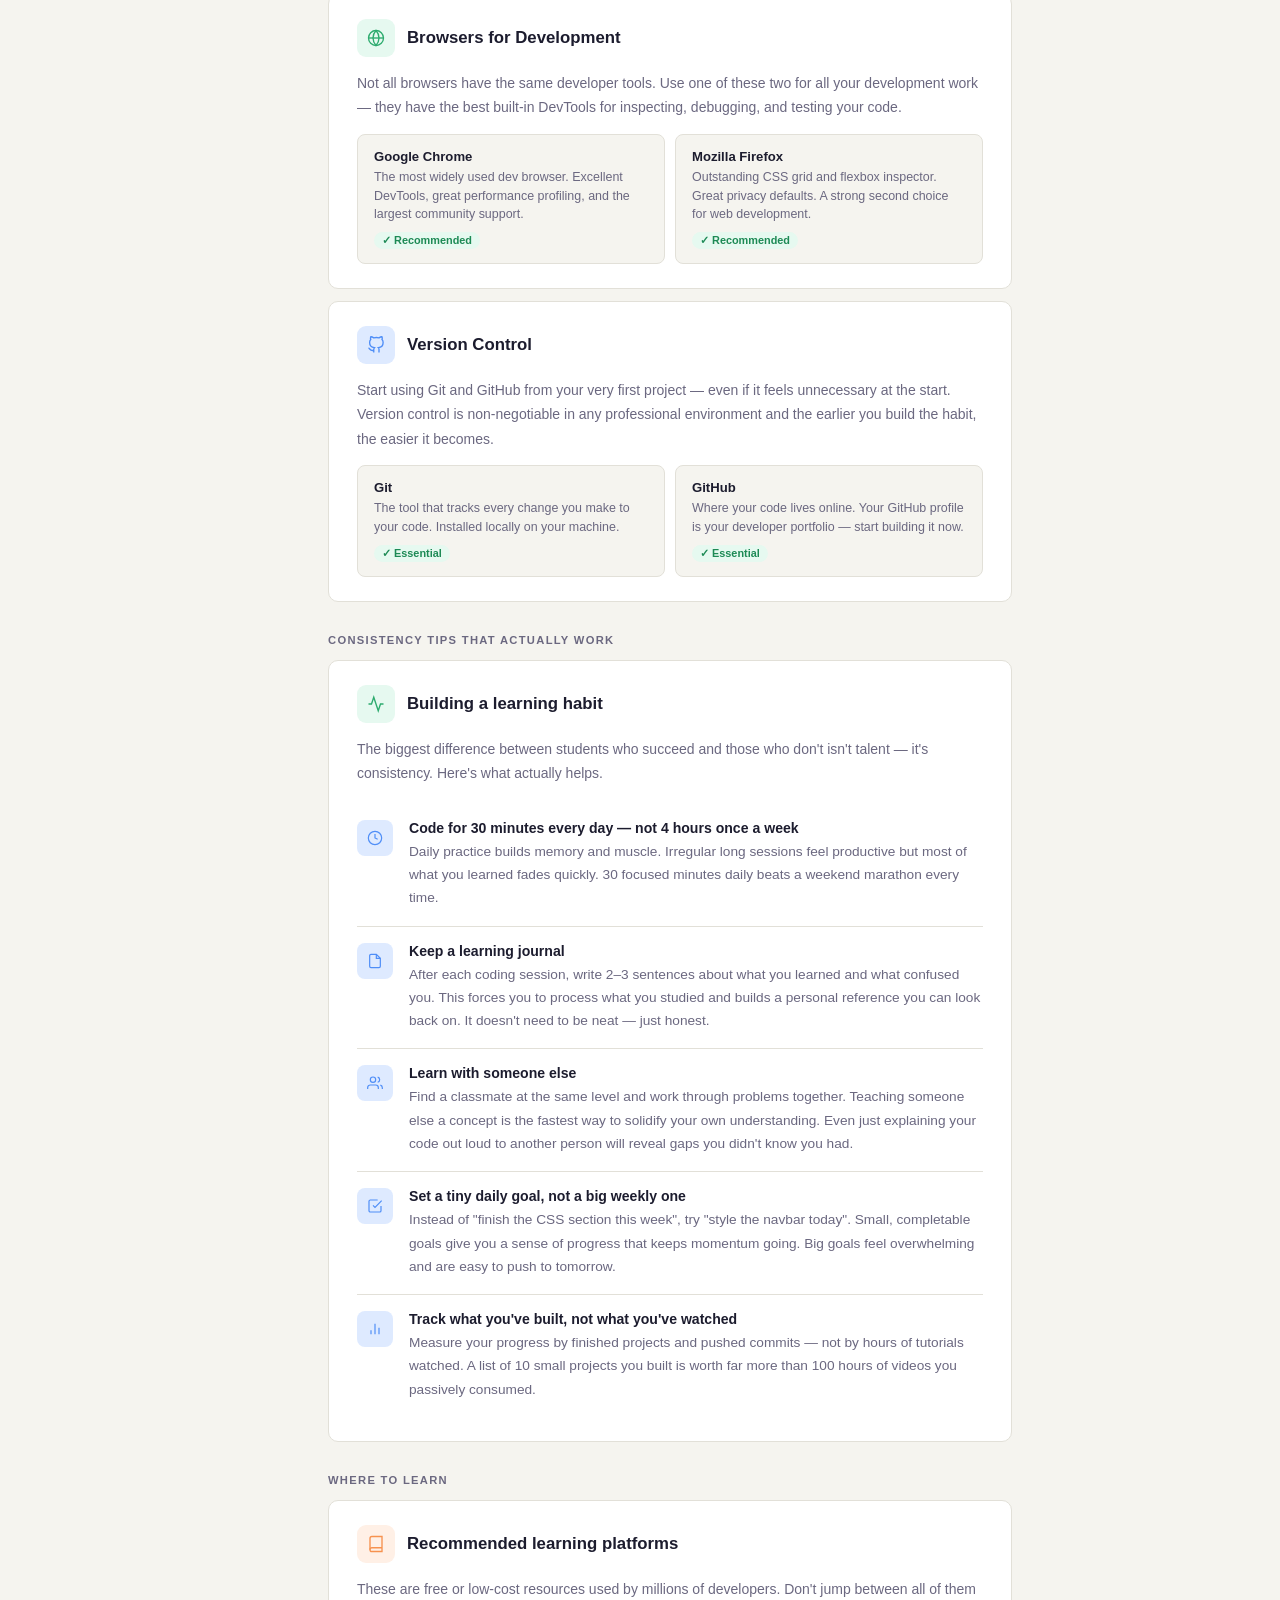
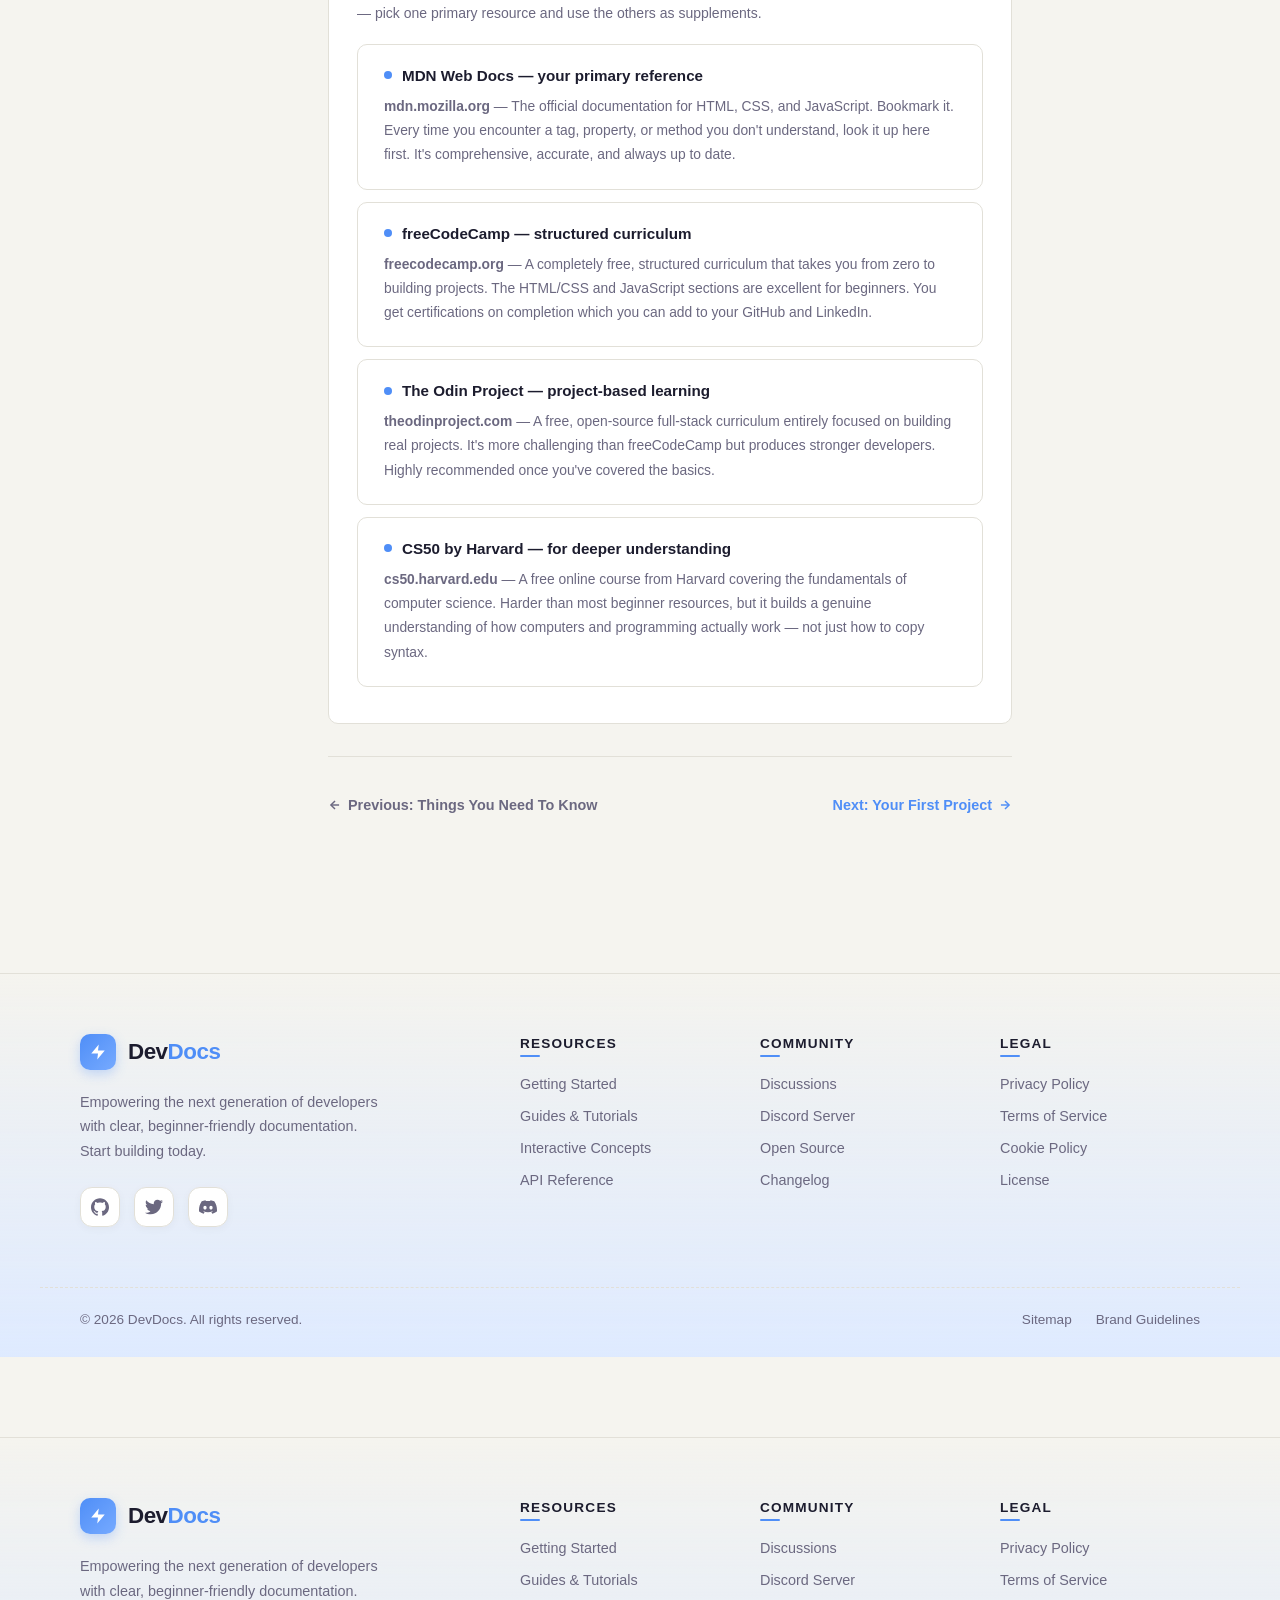
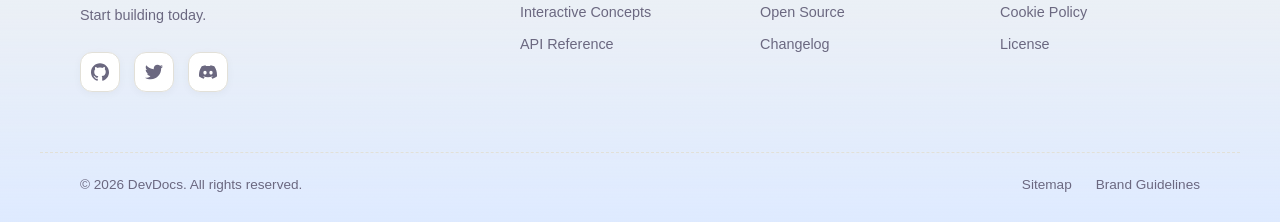
<file: HTML/what-we-recommend.html>
<!DOCTYPE html>
<html lang="en" data-theme="light">

<head>
  <meta charset="UTF-8" />
  <meta name="viewport" content="width=device-width, initial-scale=1.0" />
  <title>What We Recommend — DevDocs</title>
  <link rel="stylesheet" href="../CSS/style.css" />
  <style>
    /* Sub Block Section */
    .sub-block {
      border: 1px solid var(--border);
      border-radius: var(--radius);
      padding: 22px 26px;
      margin-bottom: 12px;
      background: var(--surface);
      transition: box-shadow 0.2s, background 0.25s, border-color 0.25s;
    }

    .sub-block:hover {
      box-shadow: 0 4px 20px rgba(0, 0, 0, 0.06);
    }

    .sub-block-title {
      font-family: 'Syne', sans-serif;
      font-size: 0.95rem;
      font-weight: 700;
      color: var(--text);
      margin-bottom: 10px;
      display: flex;
      align-items: center;
      gap: 10px;
    }

    .sub-block-title .dot {
      width: 8px;
      height: 8px;
      border-radius: 50%;
      background: var(--accent);
      flex-shrink: 0;
    }

    .sub-block-body {
      font-size: 0.865rem;
      line-height: 1.75;
      color: var(--muted);
    }

    .sub-block-body p+p {
      margin-top: 10px;
    }

    /* Tools cards grid  */
    .tool-grid {
      display: grid;
      grid-template-columns: repeat(3, 1fr);
      gap: 10px;
      margin-top: 14px;
    }

    .tool-card {
      background: var(--bg);
      border: 1px solid var(--border);
      border-radius: 8px;
      padding: 14px 16px;
      transition: border-color 0.2s, background 0.25s;
    }

    .tool-card:hover {
      border-color: var(--accent);
    }

    .tool-card-name {
      font-family: 'Syne', sans-serif;
      font-size: 0.82rem;
      font-weight: 700;
      color: var(--text);
      margin-bottom: 4px;
    }

    .tool-card-desc {
      font-size: 0.78rem;
      color: var(--muted);
      line-height: 1.5;
    }

    .tool-card-tag {
      display: inline-block;
      font-size: 0.68rem;
      font-weight: 600;
      padding: 2px 8px;
      border-radius: 20px;
      margin-top: 8px;
      background: var(--accent-soft);
      color: var(--accent);
    }

    .tool-card-tag.recommended {
      background: #e6f9f0;
      color: #1d8a55;
    }

    [data-theme="dark"] .tool-card-tag.recommended {
      background: #0a2016;
      color: #3dbb75;
    }

    /* Consistency Tracker Visual */
    .habit-row {
      display: flex;
      align-items: flex-start;
      gap: 16px;
      padding: 16px 0;
      border-bottom: 1px solid var(--border);
    }

    .habit-row:last-child {
      border-bottom: none;
    }

    .habit-icon {
      width: 36px;
      height: 36px;
      border-radius: 8px;
      display: grid;
      place-items: center;
      flex-shrink: 0;
      background: var(--accent-soft);
      color: var(--accent);
    }

    .habit-icon svg {
      width: 16px;
      height: 16px;
      stroke: currentColor;
      fill: none;
      stroke-width: 1.8;
    }

    .habit-title {
      font-family: 'Syne', sans-serif;
      font-size: 0.88rem;
      font-weight: 700;
      color: var(--text);
      margin-bottom: 4px;
    }

    .habit-body {
      font-size: 0.855rem;
      line-height: 1.7;
      color: var(--muted);
    }

    /* Page Intro  */
    .page-intro {
      background: var(--accent-soft);
      border: 1px solid var(--border);
      border-left: 4px solid var(--accent);
      border-radius: var(--radius);
      padding: 20px 24px;
      margin-bottom: 32px;
      transition: background 0.25s;
    }

    [data-theme="dark"] .page-intro {
      background: #1a2a4a;
    }

    .page-intro p {
      font-size: 0.875rem;
      line-height: 1.75;
      color: var(--muted);
    }

    .page-intro p strong {
      color: var(--text);
    }

    /* Inline tag  */
    .inline-tag {
      display: inline-block;
      font-size: 0.72rem;
      font-weight: 600;
      padding: 2px 8px;
      border-radius: 4px;
      background: var(--tag-bg);
      color: var(--tag-txt);
      font-family: 'Courier New', monospace;
    }
  </style>
</head>

<body>

  <!-- Header  -->
  <header>
    <div class="logo-area">
      <div class="logo-icon">
        <svg viewBox="0 0 24 24">
          <path d="M13 2L3 14h9l-1 8 10-12h-9l1-8z" />
        </svg>
      </div>
      <span class="logo-text">Dev<span>Docs</span></span>
    </div>

    <div class="search-wrap">
      <svg viewBox="0 0 24 24" stroke-width="2">
        <circle cx="11" cy="11" r="8" />
        <path d="m21 21-4.35-4.35" />
      </svg>
      <input type="text" placeholder="Search docs…" aria-label="Search documentation" />
    </div>

    <nav class="nav-icons">
      <button class="hamburger" id="hamburger" aria-label="Toggle menu">
        <svg viewBox="0 0 24 24">
          <line x1="3" y1="6" x2="21" y2="6" />
          <line x1="3" y1="12" x2="21" y2="12" />
          <line x1="3" y1="18" x2="21" y2="18" />
        </svg>
      </button>

      <a href="#" aria-label="GitHub">
        <svg viewBox="0 0 24 24">
          <path
            d="M9 19c-5 1.5-5-2.5-7-3m14 6v-3.87a3.37 3.37 0 0 0-.94-2.61c3.14-.35 6.44-1.54 6.44-7A5.44 5.44 0 0 0 20 4.77 5.07 5.07 0 0 0 19.91 1S18.73.65 16 2.48a13.38 13.38 0 0 0-7 0C6.27.65 5.09 1 5.09 1A5.07 5.07 0 0 0 5 4.77a5.44 5.44 0 0 0-1.5 3.78c0 5.42 3.3 6.61 6.44 7A3.37 3.37 0 0 0 9 18.13V22" />
        </svg>
      </a>
      <button id="theme-toggle" aria-label="Toggle dark mode">
        <svg id="icon-sun" viewBox="0 0 24 24">
          <circle cx="12" cy="12" r="5" />
          <line x1="12" y1="1" x2="12" y2="3" />
          <line x1="12" y1="21" x2="12" y2="23" />
          <line x1="4.22" y1="4.22" x2="5.64" y2="5.64" />
          <line x1="18.36" y1="18.36" x2="19.78" y2="19.78" />
          <line x1="1" y1="12" x2="3" y2="12" />
          <line x1="21" y1="12" x2="23" y2="12" />
          <line x1="4.22" y1="19.78" x2="5.64" y2="18.36" />
          <line x1="18.36" y1="5.64" x2="19.78" y2="4.22" />
        </svg>
        <svg id="icon-moon" viewBox="0 0 24 24">
          <path d="M21 12.79A9 9 0 1 1 11.21 3 7 7 0 0 0 21 12.79z" />
        </svg>
      </button>
    </nav>
  </header>

  <!-- Shell  -->
  <div class="shell">

    <!-- Left Sidebar -->
    <aside class="left">
      <div class="nav-section">
        <div class="nav-label">Menu</div>

        <a href="../index.html" class="nav-item">
          <svg viewBox="0 0 24 24">
            <path d="M3 9l9-7 9 7v11a2 2 0 0 1-2 2H5a2 2 0 0 1-2-2z" />
            <polyline points="9 22 9 12 15 12 15 22" />
          </svg>
          Getting Started
        </a>

        <a href="HTML/things-you-need-to-know.html" class="nav-item active">
          <svg viewBox="0 0 24 24">
            <path d="M2 3h6a4 4 0 0 1 4 4v14a3 3 0 0 0-3-3H2z" />
            <path d="M22 3h-6a4 4 0 0 0-4 4v14a3 3 0 0 1 3-3h7z" />
          </svg>
          Guides
        </a>
        <div class="nav-sub">
          <a href="../HTML/things-you-need-to-know.html" class="nav-item">Things You Need To Know</a>
          <a href="../HTML/what-we-recommend.html" class="nav-item active">What We Recommend</a>
          <a href="../HTML/your-first-project.html" class="nav-item">Your First Project</a>
        </div>

        <div class="nav-divider"></div>

        <a href="learning-resources.html" class="nav-item">
          <svg viewBox="0 0 24 24">
            <path d="M4 19.5A2.5 2.5 0 0 1 6.5 17H20" />
            <path d="M6.5 2H20v20H6.5A2.5 2.5 0 0 1 4 19.5v-15A2.5 2.5 0 0 1 6.5 2z" />
          </svg>
          Learning Resources
        </a>

        <a href="concepts-asobi.html" class="nav-item">
          <svg viewBox="0 0 24 24">
            <circle cx="12" cy="12" r="10" />
            <line x1="12" y1="8" x2="12" y2="12" />
            <line x1="12" y1="16" x2="12.01" y2="16" />
          </svg>
          Concepts
        </a>

        <a href="changelog.html" class="nav-item">
          <svg viewBox="0 0 24 24">
            <polyline points="22 12 18 12 15 21 9 3 6 12 2 12" />
          </svg>
          Changelogs
        </a>

        <div class="nav-divider"></div>

        <a href="community.html" class="nav-item">
          <svg viewBox="0 0 24 24">
            <path d="M17 21v-2a4 4 0 0 0-4-4H5a4 4 0 0 0-4 4v2" />
            <circle cx="9" cy="7" r="4" />
            <path d="M23 21v-2a4 4 0 0 0-3-3.87" />
            <path d="M16 3.13a4 4 0 0 1 0 7.75" />
          </svg>
          Community
        </a>
      </div>
    </aside>

    <!-- Main Content -->
    <main>

      <!-- Breadcrumb -->
      <div class="breadcrumb">
        Docs
        <svg viewBox="0 0 24 24">
          <polyline points="9 18 15 12 9 6" />
        </svg>
        Guides
        <svg viewBox="0 0 24 24">
          <polyline points="9 18 15 12 9 6" />
        </svg>
        <span>What We Recommend</span>
      </div>

      <!-- Page title -->
      <h1
        style="font-family:'Syne',sans-serif; font-size:1.8rem; font-weight:800; color:var(--text); margin-bottom:10px; line-height:1.2;">
        What We Recommend
      </h1>
      <p style="font-size:0.9rem; color:var(--muted); margin-bottom:24px; line-height:1.7;">
        A practical guide on how to learn programming properly — the tools, habits, and mindset that actually work for
        beginners.
      </p>

      <!-- Intro -->
      <div class="page-intro">
        <p>There is no shortage of tutorials online. The problem isn't access to learning material — <strong>it's
            knowing what to follow, in what order, and how to stay consistent.</strong> This page cuts through the noise
          and tells you exactly what we recommend for a complete beginner starting from zero.</p>
      </div>

      <!-- How to learn  -->
      <div class="section-heading" id="how-to-learn">How to actually learn a language</div>

      <div class="content-block">
        <div class="block-header">
          <div class="block-icon icon-blue">
            <svg viewBox="0 0 24 24">
              <path d="M2 3h6a4 4 0 0 1 4 4v14a3 3 0 0 0-3-3H2z" />
              <path d="M22 3h-6a4 4 0 0 0-4 4v14a3 3 0 0 1 3-3h7z" />
            </svg>
          </div>
          <div class="block-title">The right way to approach learning</div>
        </div>
        <div class="block-body">
          <p>Most beginners make the same mistake — they watch tutorial after tutorial, take notes, and feel productive,
            but never actually build anything. This is called <strong>tutorial hell</strong> and it's the biggest trap
            in self-learning.</p>
          <p>The only way to truly learn programming is to <strong>write code yourself</strong>, make mistakes, and fix
            them. Reading about swimming doesn't teach you to swim.</p>
        </div>

        <div style="margin-top: 18px;">
          <div class="sub-block">
            <div class="sub-block-title"><span class="dot"></span>Step 1 — Watch once, then close the video</div>
            <div class="sub-block-body">
              <p>Watch a tutorial once to understand the concept. Then close it and try to build the same thing from
                memory. You will struggle — that's exactly the point. The struggle is where learning happens. Only
                reopen the video if you are completely stuck after trying for at least 20 minutes.</p>
            </div>
          </div>

          <div class="sub-block">
            <div class="sub-block-title"><span class="dot"></span>Step 2 — Modify what you just built</div>
            <div class="sub-block-body">
              <p>Once it works, break it on purpose. Change colors, add a new button, remove a section and add something
                different. Modifying working code teaches you far more than copying it. Every modification forces you to
                understand <em>why</em> something works, not just <em>that</em> it works.</p>
            </div>
          </div>

          <div class="sub-block">
            <div class="sub-block-title"><span class="dot"></span>Step 3 — Build something new without a tutorial</div>
            <div class="sub-block-body">
              <p>After completing a few guided projects, pick a small idea entirely your own and build it with no
                tutorial. It will be messy. Google will be your best friend. That's normal — professional developers
                Google things every single day. The ability to search for answers and piece them together is a core
                developer skill.</p>
            </div>
          </div>
        </div>
      </div>

      <!-- Recommendation  -->
      <div class="section-heading" id="tools">Tools we recommend</div>

      <div class="content-block">
        <div class="block-header">
          <div class="block-icon icon-orange">
            <svg viewBox="0 0 24 24">
              <rect x="2" y="3" width="20" height="14" rx="2" />
              <line x1="8" y1="21" x2="16" y2="21" />
              <line x1="12" y1="17" x2="12" y2="21" />
            </svg>
          </div>
          <div class="block-title">Code Editors</div>
        </div>
        <div class="block-body">
          <p>Your code editor is where you'll spend most of your time. Pick one and stick with it — don't jump between
            editors in your first few months.</p>
        </div>
        <div class="tool-grid">
          <div class="tool-card">
            <div class="tool-card-name">VS Code</div>
            <div class="tool-card-desc">Free, lightweight, massive extension library. The industry standard for web
              development.</div>
            <span class="tool-card-tag recommended">✓ Recommended</span>
          </div>
          <div class="tool-card">
            <div class="tool-card-name">Sublime Text</div>
            <div class="tool-card-desc">Fast and minimal. Great if you want something lighter with no distractions.
            </div>
            <span class="tool-card-tag">Alternative</span>
          </div>
          <div class="tool-card">
            <div class="tool-card-name">Notepad++</div>
            <div class="tool-card-desc">Ultra lightweight. Windows only. Good for quick edits but limited for full
              projects.</div>
            <span class="tool-card-tag">Alternative</span>
          </div>
        </div>
      </div>

      <div class="content-block">
        <div class="block-header">
          <div class="block-icon icon-green">
            <svg viewBox="0 0 24 24">
              <circle cx="12" cy="12" r="10" />
              <line x1="2" y1="12" x2="22" y2="12" />
              <path d="M12 2a15.3 15.3 0 0 1 4 10 15.3 15.3 0 0 1-4 10 15.3 15.3 0 0 1-4-10 15.3 15.3 0 0 1 4-10z" />
            </svg>
          </div>
          <div class="block-title">Browsers for Development</div>
        </div>
        <div class="block-body">
          <p>Not all browsers have the same developer tools. Use one of these two for all your development work — they
            have the best built-in DevTools for inspecting, debugging, and testing your code.</p>
        </div>
        <div class="tool-grid" style="grid-template-columns: 1fr 1fr;">
          <div class="tool-card">
            <div class="tool-card-name">Google Chrome</div>
            <div class="tool-card-desc">The most widely used dev browser. Excellent DevTools, great performance
              profiling, and the largest community support.</div>
            <span class="tool-card-tag recommended">✓ Recommended</span>
          </div>
          <div class="tool-card">
            <div class="tool-card-name">Mozilla Firefox</div>
            <div class="tool-card-desc">Outstanding CSS grid and flexbox inspector. Great privacy defaults. A strong
              second choice for web development.</div>
            <span class="tool-card-tag recommended">✓ Recommended</span>
          </div>
        </div>
      </div>

      <div class="content-block">
        <div class="block-header">
          <div class="block-icon icon-blue">
            <svg viewBox="0 0 24 24">
              <path
                d="M9 19c-5 1.5-5-2.5-7-3m14 6v-3.87a3.37 3.37 0 0 0-.94-2.61c3.14-.35 6.44-1.54 6.44-7A5.44 5.44 0 0 0 20 4.77 5.07 5.07 0 0 0 19.91 1S18.73.65 16 2.48a13.38 13.38 0 0 0-7 0C6.27.65 5.09 1 5.09 1A5.07 5.07 0 0 0 5 4.77a5.44 5.44 0 0 0-1.5 3.78c0 5.42 3.3 6.61 6.44 7A3.37 3.37 0 0 0 9 18.13V22" />
            </svg>
          </div>
          <div class="block-title">Version Control</div>
        </div>
        <div class="block-body">
          <p>Start using Git and GitHub from your very first project — even if it feels unnecessary at the start.
            Version control is non-negotiable in any professional environment and the earlier you build the habit, the
            easier it becomes.</p>
        </div>
        <div class="tool-grid" style="grid-template-columns: 1fr 1fr;">
          <div class="tool-card">
            <div class="tool-card-name">Git</div>
            <div class="tool-card-desc">The tool that tracks every change you make to your code. Installed locally on
              your machine.</div>
            <span class="tool-card-tag recommended">✓ Essential</span>
          </div>
          <div class="tool-card">
            <div class="tool-card-name">GitHub</div>
            <div class="tool-card-desc">Where your code lives online. Your GitHub profile is your developer portfolio —
              start building it now.</div>
            <span class="tool-card-tag recommended">✓ Essential</span>
          </div>
        </div>
      </div>

      <!-- Consistency Tips -->
      <div class="section-heading" id="consistency">Consistency tips that actually work</div>

      <div class="content-block">
        <div class="block-header">
          <div class="block-icon icon-green">
            <svg viewBox="0 0 24 24">
              <polyline points="22 12 18 12 15 21 9 3 6 12 2 12" />
            </svg>
          </div>
          <div class="block-title">Building a learning habit</div>
        </div>
        <div class="block-body">
          <p>The biggest difference between students who succeed and those who don't isn't talent — it's consistency.
            Here's what actually helps.</p>
        </div>

        <div style="margin-top: 18px;">
          <div class="habit-row">
            <div class="habit-icon">
              <svg viewBox="0 0 24 24">
                <circle cx="12" cy="12" r="10" />
                <polyline points="12 6 12 12 16 14" />
              </svg>
            </div>
            <div>
              <div class="habit-title">Code for 30 minutes every day — not 4 hours once a week</div>
              <div class="habit-body">Daily practice builds memory and muscle. Irregular long sessions feel productive
                but most of what you learned fades quickly. 30 focused minutes daily beats a weekend marathon every
                time.</div>
            </div>
          </div>

          <div class="habit-row">
            <div class="habit-icon">
              <svg viewBox="0 0 24 24">
                <path d="M14 2H6a2 2 0 0 0-2 2v16a2 2 0 0 0 2 2h12a2 2 0 0 0 2-2V8z" />
                <polyline points="14 2 14 8 20 8" />
              </svg>
            </div>
            <div>
              <div class="habit-title">Keep a learning journal</div>
              <div class="habit-body">After each coding session, write 2–3 sentences about what you learned and what
                confused you. This forces you to process what you studied and builds a personal reference you can look
                back on. It doesn't need to be neat — just honest.</div>
            </div>
          </div>

          <div class="habit-row">
            <div class="habit-icon">
              <svg viewBox="0 0 24 24">
                <path d="M17 21v-2a4 4 0 0 0-4-4H5a4 4 0 0 0-4 4v2" />
                <circle cx="9" cy="7" r="4" />
                <path d="M23 21v-2a4 4 0 0 0-3-3.87" />
                <path d="M16 3.13a4 4 0 0 1 0 7.75" />
              </svg>
            </div>
            <div>
              <div class="habit-title">Learn with someone else</div>
              <div class="habit-body">Find a classmate at the same level and work through problems together. Teaching
                someone else a concept is the fastest way to solidify your own understanding. Even just explaining your
                code out loud to another person will reveal gaps you didn't know you had.</div>
            </div>
          </div>

          <div class="habit-row">
            <div class="habit-icon">
              <svg viewBox="0 0 24 24">
                <polyline points="9 11 12 14 22 4" />
                <path d="M21 12v7a2 2 0 0 1-2 2H5a2 2 0 0 1-2-2V5a2 2 0 0 1 2-2h11" />
              </svg>
            </div>
            <div>
              <div class="habit-title">Set a tiny daily goal, not a big weekly one</div>
              <div class="habit-body">Instead of "finish the CSS section this week", try "style the navbar today".
                Small, completable goals give you a sense of progress that keeps momentum going. Big goals feel
                overwhelming and are easy to push to tomorrow.</div>
            </div>
          </div>

          <div class="habit-row">
            <div class="habit-icon">
              <svg viewBox="0 0 24 24">
                <line x1="18" y1="20" x2="18" y2="10" />
                <line x1="12" y1="20" x2="12" y2="4" />
                <line x1="6" y1="20" x2="6" y2="14" />
              </svg>
            </div>
            <div>
              <div class="habit-title">Track what you've built, not what you've watched</div>
              <div class="habit-body">Measure your progress by finished projects and pushed commits — not by hours of
                tutorials watched. A list of 10 small projects you built is worth far more than 100 hours of videos you
                passively consumed.</div>
            </div>
          </div>

        </div>
      </div>

      <!-- Learning Resources -->
      <div class="section-heading" id="resources">Where to learn</div>

      <div class="content-block">
        <div class="block-header">
          <div class="block-icon icon-orange">
            <svg viewBox="0 0 24 24">
              <path d="M4 19.5A2.5 2.5 0 0 1 6.5 17H20" />
              <path d="M6.5 2H20v20H6.5A2.5 2.5 0 0 1 4 19.5v-15A2.5 2.5 0 0 1 6.5 2z" />
            </svg>
          </div>
          <div class="block-title">Recommended learning platforms</div>
        </div>
        <div class="block-body">
          <p>These are free or low-cost resources used by millions of developers. Don't jump between all of them — pick
            one primary resource and use the others as supplements.</p>
        </div>

        <div style="margin-top: 18px;">
          <div class="sub-block">
            <div class="sub-block-title"><span class="dot"></span>MDN Web Docs — your primary reference</div>
            <div class="sub-block-body">
              <p><strong>mdn.mozilla.org</strong> — The official documentation for HTML, CSS, and JavaScript. Bookmark
                it. Every time you encounter a tag, property, or method you don't understand, look it up here first.
                It's comprehensive, accurate, and always up to date.</p>
            </div>
          </div>

          <div class="sub-block">
            <div class="sub-block-title"><span class="dot"></span>freeCodeCamp — structured curriculum</div>
            <div class="sub-block-body">
              <p><strong>freecodecamp.org</strong> — A completely free, structured curriculum that takes you from zero
                to building projects. The HTML/CSS and JavaScript sections are excellent for beginners. You get
                certifications on completion which you can add to your GitHub and LinkedIn.</p>
            </div>
          </div>

          <div class="sub-block">
            <div class="sub-block-title"><span class="dot"></span>The Odin Project — project-based learning</div>
            <div class="sub-block-body">
              <p><strong>theodinproject.com</strong> — A free, open-source full-stack curriculum entirely focused on
                building real projects. It's more challenging than freeCodeCamp but produces stronger developers. Highly
                recommended once you've covered the basics.</p>
            </div>
          </div>

          <div class="sub-block">
            <div class="sub-block-title"><span class="dot"></span>CS50 by Harvard — for deeper understanding</div>
            <div class="sub-block-body">
              <p><strong>cs50.harvard.edu</strong> — A free online course from Harvard covering the fundamentals of
                computer science. Harder than most beginner resources, but it builds a genuine understanding of how
                computers and programming actually work — not just how to copy syntax.</p>
            </div>
          </div>
        </div>
      </div>

      <!-- Bottom nav -->
      <div
        style="display:flex; justify-content:space-between; align-items:center; margin-top:32px; padding-top:24px; border-top:1px solid var(--border);">
        <a href="things-you-need-to-know.html" class="block-link" style="font-size:0.9rem; color:var(--muted);">
          <svg viewBox="0 0 24 24" style="transform:rotate(180deg);">
            <line x1="5" y1="12" x2="19" y2="12" />
            <polyline points="12 5 19 12 12 19" />
          </svg>
          Previous: Things You Need To Know
        </a>
        <a href="../HTML/your-first-project.html" class="block-link" style="font-size:0.9rem;">
          Next: Your First Project
          <svg viewBox="0 0 24 24">
            <line x1="5" y1="12" x2="19" y2="12" />
            <polyline points="12 5 19 12 12 19" />
          </svg>
        </a>
      </div>
    </main>

    <!-- Right Sidebar -->
    <aside class="right">
      <div class="toc-title">On This Page</div>
      <ul class="toc-list">
        <li><a href="#how-to-learn" class="active">How to Learn</a></li>
        <li><a href="#tools">Tools We Recommend</a></li>
        <li><a href="#consistency">Consistency Tips</a></li>
        <li><a href="#resources">Where to Learn</a></li>
      </ul>

      <div class="toc-divider"></div>

      <div class="toc-extra-title">In This Guide</div>
      <a href="things-you-need-to-know.html" class="toc-extra-link">
        <svg viewBox="0 0 24 24">
          <circle cx="12" cy="12" r="10" />
          <line x1="12" y1="8" x2="12" y2="12" />
          <line x1="12" y1="16" x2="12.01" y2="16" />
        </svg>
        Things You Need To Know
      </a>
      <a href="#" class="toc-extra-link">
        <svg viewBox="0 0 24 24">
          <polygon points="5 3 19 12 5 21 5 3" />
        </svg>
        Your First Project
      </a>

      <div class="toc-divider"></div>

      <div class="toc-extra-title">Need Help?</div>

      <a href="#" class="toc-extra-link">
        <svg viewBox="0 0 24 24">
          <path
            d="M9 19c-5 1.5-5-2.5-7-3m14 6v-3.87a3.37 3.37 0 0 0-.94-2.61c3.14-.35 6.44-1.54 6.44-7A5.44 5.44 0 0 0 20 4.77 5.07 5.07 0 0 0 19.91 1S18.73.65 16 2.48a13.38 13.38 0 0 0-7 0C6.27.65 5.09 1 5.09 1A5.07 5.07 0 0 0 5 4.77a5.44 5.44 0 0 0-1.5 3.78c0 5.42 3.3 6.61 6.44 7A3.37 3.37 0 0 0 9 18.13V22" />
        </svg>
        GitHub
      </a>
    </aside>

  </div><!-- end shell -->

  <!-- Premium Footer -->
  <footer class="premium-footer">
    <div class="footer-top">
      <div class="footer-brand">
        <div class="footer-brand-header">
          <div class="logo-icon">
            <svg viewBox="0 0 24 24">
              <path d="M13 2L3 14h9l-1 8 10-12h-9l1-8z" />
            </svg>
          </div>
          <span class="brand-name">Dev<span>Docs</span></span>
        </div>
        <p>Empowering the next generation of developers with clear, beginner-friendly documentation. Start building
          today.</p>
        <div class="footer-socials">
          <a href="https://github.com/GautamAdhish/Developers-Documentation-Site" aria-label="GitHub" target="_blank">
            <svg viewBox="0 0 24 24">
              <path
                d="M12 .297c-6.63 0-12 5.373-12 12 0 5.303 3.438 9.8 8.205 11.385.6.113.82-.258.82-.577 0-.285-.01-1.04-.015-2.04-3.338.724-4.042-1.61-4.042-1.61C4.422 18.07 3.633 17.7 3.633 17.7c-1.087-.744.084-.729.084-.729 1.205.084 1.838 1.236 1.838 1.236 1.07 1.835 2.809 1.305 3.495.998.108-.776.417-1.305.76-1.605-2.665-.3-5.466-1.332-5.466-5.93 0-1.31.465-2.38 1.235-3.22-.135-.303-.54-1.523.105-3.176 0 0 1.005-.322 3.3 1.23.96-.267 1.98-.399 3-.405 1.02.006 2.04.138 3 .405 2.28-1.552 3.285-1.23 3.285-1.23.645 1.653.24 2.873.12 3.176.765.84 1.23 1.91 1.23 3.22 0 4.61-2.805 5.625-5.475 5.92.42.36.81 1.096.81 2.22 0 1.606-.015 2.896-.015 3.286 0 .315.21.69.825.57C20.565 22.092 24 17.592 24 12.297c0-6.627-5.373-12-12-12">
              </path>
            </svg>
          </a>
          <a href="#" aria-label="Twitter">
            <svg viewBox="0 0 24 24">
              <path
                d="M23.954 4.569c-.885.389-1.83.654-2.825.775 1.014-.611 1.794-1.574 2.163-2.723-.951.555-2.005.959-3.127 1.184-.896-.959-2.173-1.559-3.591-1.559-2.717 0-4.92 2.203-4.92 4.917 0 .39.045.765.127 1.124C7.691 8.094 4.066 6.13 1.64 3.161c-.427.722-.666 1.561-.666 2.475 0 1.71.87 3.213 2.188 4.096-.807-.026-1.566-.248-2.228-.616v.061c0 2.385 1.693 4.374 3.946 4.827-.413.111-.849.171-1.296.171-.314 0-.615-.03-.916-.086.631 1.953 2.445 3.377 4.604 3.417-1.68 1.319-3.809 2.105-6.102 2.105-.39 0-.779-.023-1.17-.067 2.189 1.394 4.768 2.209 7.557 2.209 9.054 0 13.999-7.496 13.999-13.986 0-.209 0-.42-.015-.63.961-.689 1.8-1.56 2.46-2.548l-.047-.02z">
              </path>
            </svg>
          </a>
          <a href="#" aria-label="Discord">
            <svg viewBox="0 0 24 24">
              <path
                d="M20.317 4.37a19.791 19.791 0 0 0-4.885-1.515.074.074 0 0 0-.079.037c-.21.375-.444.864-.608 1.25a18.27 18.27 0 0 0-5.487 0 12.64 12.64 0 0 0-.617-1.25.077.077 0 0 0-.079-.037A19.736 19.736 0 0 0 3.677 4.37a.07.07 0 0 0-.032.027C.533 9.046-.32 13.58.099 18.057a.082.082 0 0 0 .031.057 19.9 19.9 0 0 0 5.993 3.03.078.078 0 0 0 .084-.028 14.09 14.09 0 0 0 1.226-1.994.076.076 0 0 0-.041-.106 13.107 13.107 0 0 1-1.872-.892.077.077 0 0 1-.008-.128 10.2 10.2 0 0 0 .372-.292.074.074 0 0 1 .077-.01c3.928 1.793 8.18 1.793 12.062 0a.074.074 0 0 1 .078.01c.12.098.246.198.373.292a.077.077 0 0 1-.006.127 12.299 12.299 0 0 1-1.873.892.077.077 0 0 0-.041.107c.36.698.772 1.362 1.225 1.993a.076.076 0 0 0 .084.028 19.839 19.839 0 0 0 6.002-3.03.077.077 0 0 0 .032-.054c.5-5.177-.838-9.674-3.549-13.66a.061.061 0 0 0-.031-.028zM8.02 15.33c-1.183 0-2.157-1.085-2.157-2.419 0-1.333.956-2.419 2.157-2.419 1.21 0 2.176 1.096 2.157 2.42 0 1.333-.956 2.418-2.157 2.418zm7.975 0c-1.183 0-2.157-1.085-2.157-2.419 0-1.333.955-2.419 2.157-2.419 1.21 0 2.176 1.096 2.157 2.42 0 1.333-.946 2.418-2.157 2.418z">
              </path>
            </svg>
          </a>
        </div>
      </div>

      <div class="footer-column">
        <h4 class="footer-heading">Resources</h4>
        <ul>
          <li><a href="#">Getting Started</a></li>
          <li><a href="#">Guides &amp; Tutorials</a></li>
          <li><a href="#">Interactive Concepts</a></li>
          <li><a href="#">API Reference</a></li>
        </ul>
      </div>

      <div class="footer-column">
        <h4 class="footer-heading">Community</h4>
        <ul>
          <li><a href="#">Discussions</a></li>
          <li><a href="#">Discord Server</a></li>
          <li><a href="#">Open Source</a></li>
          <li><a href="#">Changelog</a></li>
        </ul>
      </div>

      <div class="footer-column">
        <h4 class="footer-heading">Legal</h4>
        <ul>
          <li><a href="#">Privacy Policy</a></li>
          <li><a href="#">Terms of Service</a></li>
          <li><a href="#">Cookie Policy</a></li>
          <li><a href="#">License</a></li>
        </ul>
      </div>
    </div>

    <div class="footer-bottom">
      <p>&copy; 2026 DevDocs. All rights reserved.</p>
      <div class="footer-bottom-links">
        <a href="sitemap.html">Sitemap</a>
        <a href="#">Brand Guidelines</a>
      </div>
    </div>
  </footer>

  <!-- Premium Footer -->
  <footer class="premium-footer">
    <div class="footer-top">
      <div class="footer-brand">
        <div class="footer-brand-header">
          <div class="logo-icon">
            <svg viewBox="0 0 24 24">
              <path d="M13 2L3 14h9l-1 8 10-12h-9l1-8z" />
            </svg>
          </div>
          <span class="brand-name">Dev<span>Docs</span></span>
        </div>
        <p>Empowering the next generation of developers with clear, beginner-friendly documentation. Start building
          today.</p>
        <div class="footer-socials">
          <a href="https://github.com/GautamAdhish/Developers-Documentation-Site" aria-label="GitHub" target="_blank">
            <svg viewBox="0 0 24 24">
              <path
                d="M12 .297c-6.63 0-12 5.373-12 12 0 5.303 3.438 9.8 8.205 11.385.6.113.82-.258.82-.577 0-.285-.01-1.04-.015-2.04-3.338.724-4.042-1.61-4.042-1.61C4.422 18.07 3.633 17.7 3.633 17.7c-1.087-.744.084-.729.084-.729 1.205.084 1.838 1.236 1.838 1.236 1.07 1.835 2.809 1.305 3.495.998.108-.776.417-1.305.76-1.605-2.665-.3-5.466-1.332-5.466-5.93 0-1.31.465-2.38 1.235-3.22-.135-.303-.54-1.523.105-3.176 0 0 1.005-.322 3.3 1.23.96-.267 1.98-.399 3-.405 1.02.006 2.04.138 3 .405 2.28-1.552 3.285-1.23 3.285-1.23.645 1.653.24 2.873.12 3.176.765.84 1.23 1.91 1.23 3.22 0 4.61-2.805 5.625-5.475 5.92.42.36.81 1.096.81 2.22 0 1.606-.015 2.896-.015 3.286 0 .315.21.69.825.57C20.565 22.092 24 17.592 24 12.297c0-6.627-5.373-12-12-12">
              </path>
            </svg>
          </a>
          <a href="#" aria-label="Twitter">
            <svg viewBox="0 0 24 24">
              <path
                d="M23.954 4.569c-.885.389-1.83.654-2.825.775 1.014-.611 1.794-1.574 2.163-2.723-.951.555-2.005.959-3.127 1.184-.896-.959-2.173-1.559-3.591-1.559-2.717 0-4.92 2.203-4.92 4.917 0 .39.045.765.127 1.124C7.691 8.094 4.066 6.13 1.64 3.161c-.427.722-.666 1.561-.666 2.475 0 1.71.87 3.213 2.188 4.096-.807-.026-1.566-.248-2.228-.616v.061c0 2.385 1.693 4.374 3.946 4.827-.413.111-.849.171-1.296.171-.314 0-.615-.03-.916-.086.631 1.953 2.445 3.377 4.604 3.417-1.68 1.319-3.809 2.105-6.102 2.105-.39 0-.779-.023-1.17-.067 2.189 1.394 4.768 2.209 7.557 2.209 9.054 0 13.999-7.496 13.999-13.986 0-.209 0-.42-.015-.63.961-.689 1.8-1.56 2.46-2.548l-.047-.02z">
              </path>
            </svg>
          </a>
          <a href="#" aria-label="Discord">
            <svg viewBox="0 0 24 24">
              <path
                d="M20.317 4.37a19.791 19.791 0 0 0-4.885-1.515.074.074 0 0 0-.079.037c-.21.375-.444.864-.608 1.25a18.27 18.27 0 0 0-5.487 0 12.64 12.64 0 0 0-.617-1.25.077.077 0 0 0-.079-.037A19.736 19.736 0 0 0 3.677 4.37a.07.07 0 0 0-.032.027C.533 9.046-.32 13.58.099 18.057a.082.082 0 0 0 .031.057 19.9 19.9 0 0 0 5.993 3.03.078.078 0 0 0 .084-.028 14.09 14.09 0 0 0 1.226-1.994.076.076 0 0 0-.041-.106 13.107 13.107 0 0 1-1.872-.892.077.077 0 0 1-.008-.128 10.2 10.2 0 0 0 .372-.292.074.074 0 0 1 .077-.01c3.928 1.793 8.18 1.793 12.062 0a.074.074 0 0 1 .078.01c.12.098.246.198.373.292a.077.077 0 0 1-.006.127 12.299 12.299 0 0 1-1.873.892.077.077 0 0 0-.041.107c.36.698.772 1.362 1.225 1.993a.076.076 0 0 0 .084.028 19.839 19.839 0 0 0 6.002-3.03.077.077 0 0 0 .032-.054c.5-5.177-.838-9.674-3.549-13.66a.061.061 0 0 0-.031-.028zM8.02 15.33c-1.183 0-2.157-1.085-2.157-2.419 0-1.333.956-2.419 2.157-2.419 1.21 0 2.176 1.096 2.157 2.42 0 1.333-.956 2.418-2.157 2.418zm7.975 0c-1.183 0-2.157-1.085-2.157-2.419 0-1.333.955-2.419 2.157-2.419 1.21 0 2.176 1.096 2.157 2.42 0 1.333-.946 2.418-2.157 2.418z">
              </path>
            </svg>
          </a>
        </div>
      </div>

      <div class="footer-column">
        <h4 class="footer-heading">Resources</h4>
        <ul>
          <li><a href="#">Getting Started</a></li>
          <li><a href="#">Guides &amp; Tutorials</a></li>
          <li><a href="#">Interactive Concepts</a></li>
          <li><a href="#">API Reference</a></li>
        </ul>
      </div>

      <div class="footer-column">
        <h4 class="footer-heading">Community</h4>
        <ul>
          <li><a href="#">Discussions</a></li>
          <li><a href="#">Discord Server</a></li>
          <li><a href="#">Open Source</a></li>
          <li><a href="#">Changelog</a></li>
        </ul>
      </div>

      <div class="footer-column">
        <h4 class="footer-heading">Legal</h4>
        <ul>
          <li><a href="#">Privacy Policy</a></li>
          <li><a href="#">Terms of Service</a></li>
          <li><a href="#">Cookie Policy</a></li>
          <li><a href="#">License</a></li>
        </ul>
      </div>
    </div>

    <div class="footer-bottom">
      <p>&copy; 2026 DevDocs. All rights reserved.</p>
      <div class="footer-bottom-links">
        <a href="sitemap.html">Sitemap</a>
        <a href="#">Brand Guidelines</a>
      </div>
    </div>
  </footer>

  <script>
    // Switch Theme
    const toggle = document.getElementById('theme-toggle');
    const html = document.documentElement;
    const saved = localStorage.getItem('devdocs-theme');
    if (saved) html.setAttribute('data-theme', saved);
    toggle.addEventListener('click', () => {
      const next = html.getAttribute('data-theme') === 'dark' ? 'light' : 'dark';
      html.setAttribute('data-theme', next);
      localStorage.setItem('devdocs-theme', next);
    });

    // Active Scroll
    const sections = document.querySelectorAll('[id]');
    const tocLinks = document.querySelectorAll('.toc-list a');

    function setActiveLink() {
      let currentId = '';
      sections.forEach(section => {
        const sectionTop = section.getBoundingClientRect().top;
        if (sectionTop <= 120) currentId = section.getAttribute('id');
      });
      tocLinks.forEach(link => {
        link.classList.remove('active');
        if (link.getAttribute('href') === `#${currentId}`) {
          link.classList.add('active');
        }
      });
    }

    window.addEventListener('scroll', setActiveLink);
    window.addEventListener('load', setActiveLink);

    // Hamburger sidebar toggle
    const hamburger = document.getElementById('hamburger');
    const sidebar = document.querySelector('aside.left');
    const overlay = document.getElementById('sidebar-overlay');

    hamburger.addEventListener('click', () => {
      sidebar.classList.toggle('open');
      overlay.classList.toggle('active');
    });

    overlay.addEventListener('click', () => {
      sidebar.classList.remove('open');
      overlay.classList.remove('active');
    });
  </script>

</body>

</html>
</file>
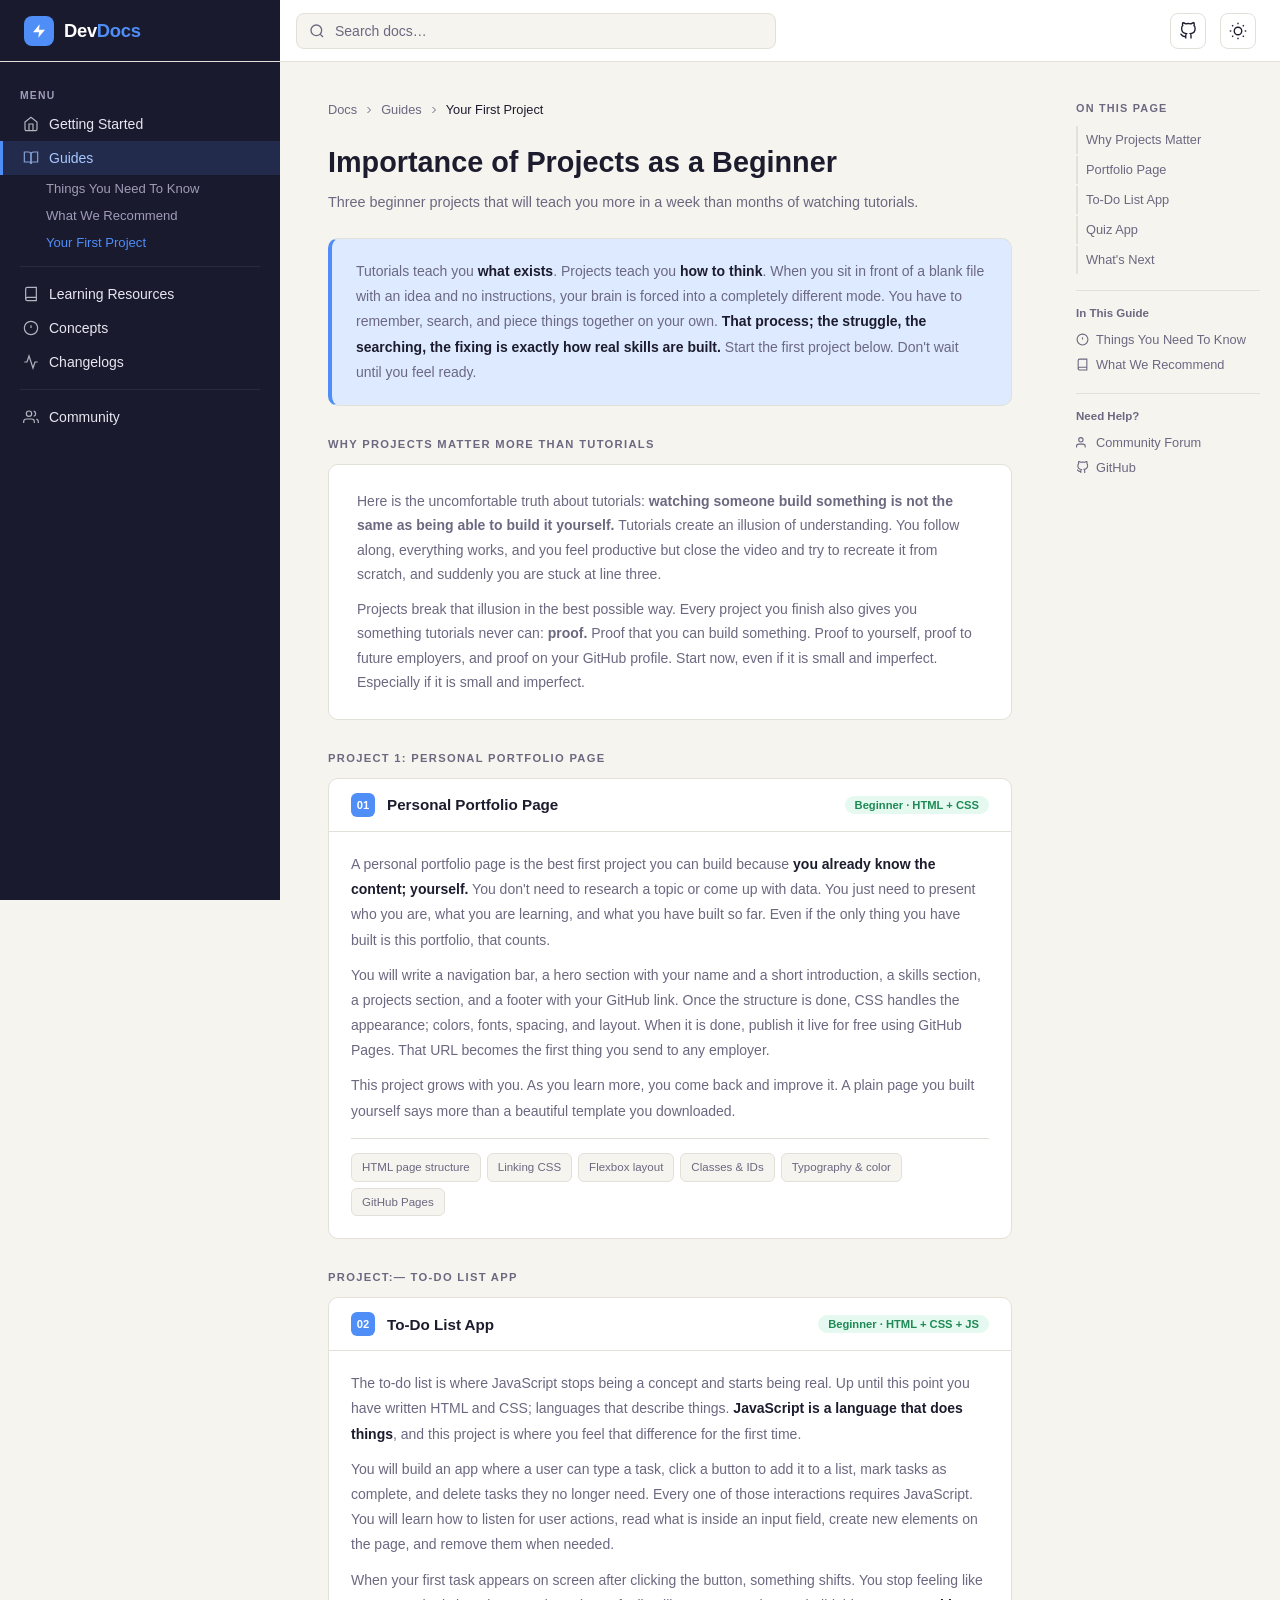
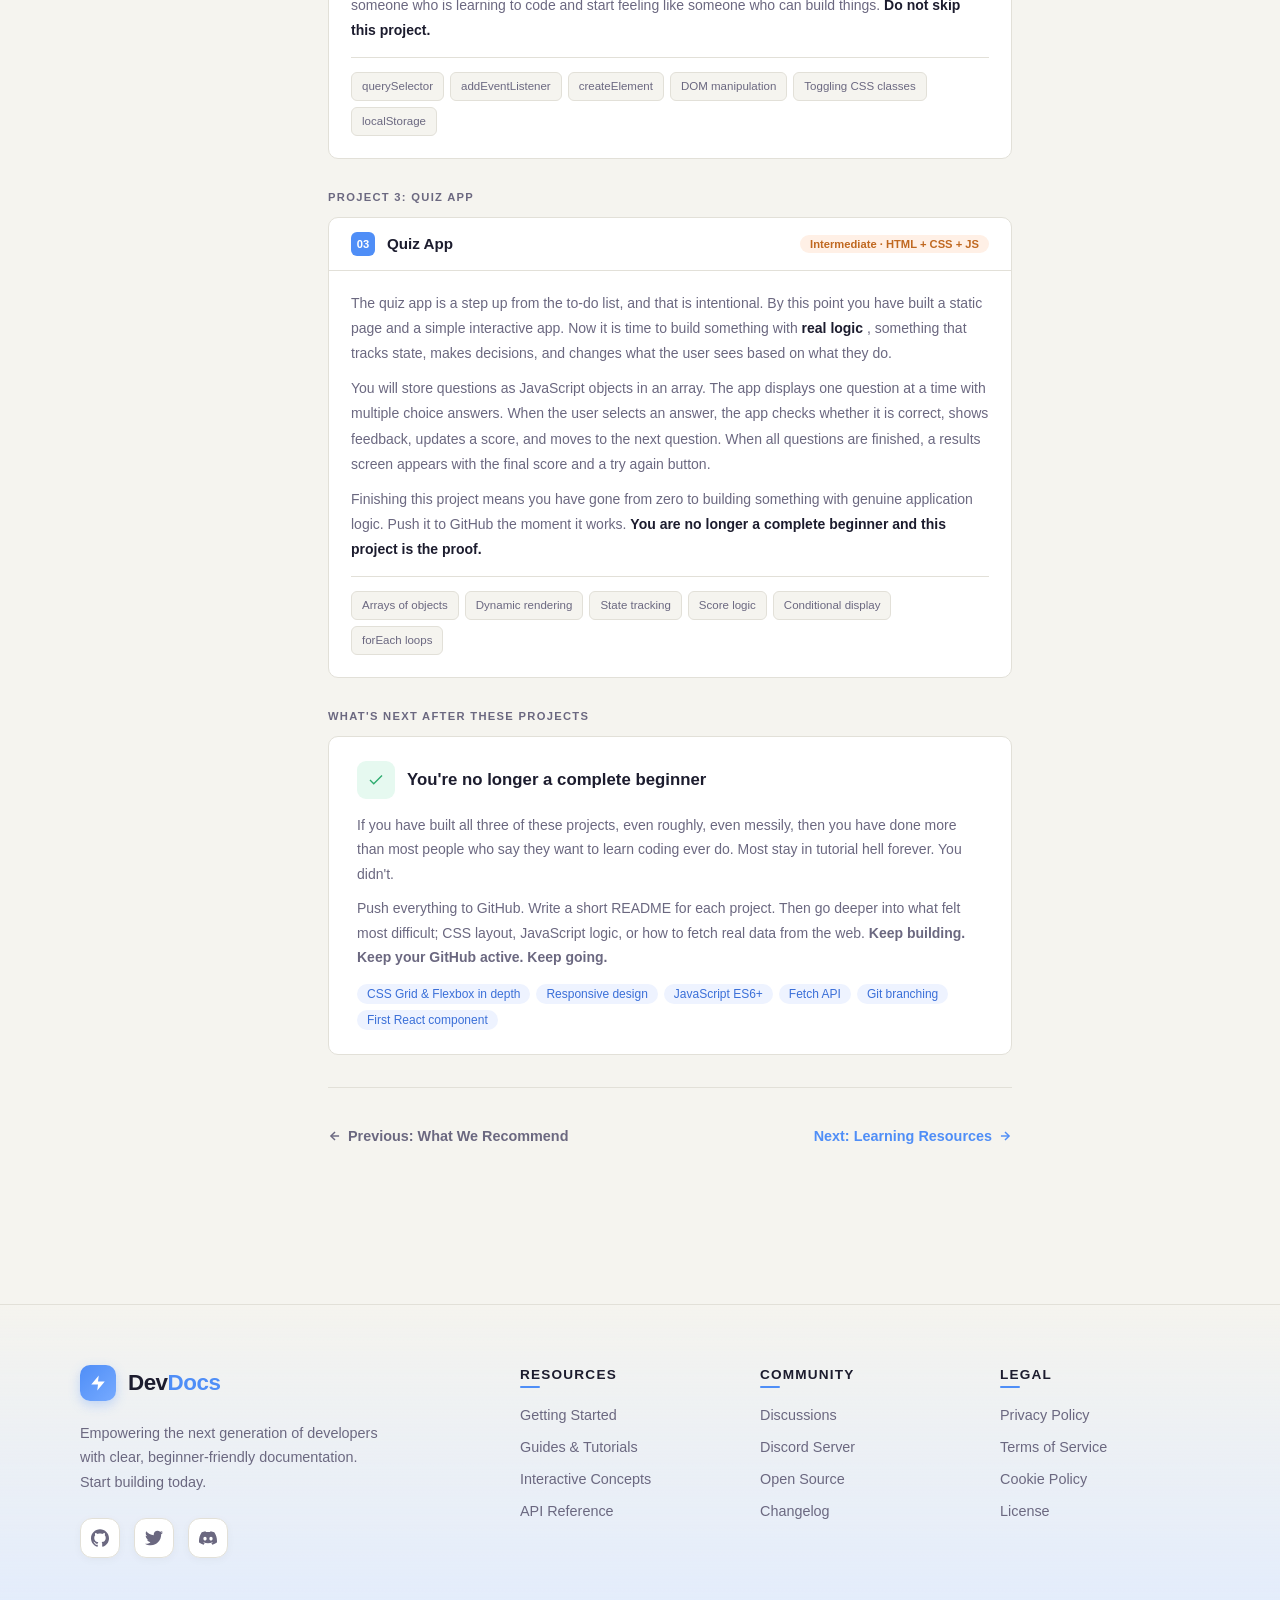
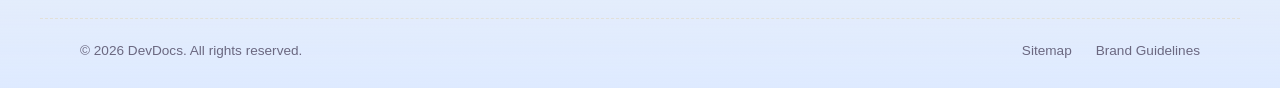
<file: HTML/your-first-project.html>
<!DOCTYPE html>
<html lang="en" data-theme="light">

<head>
  <meta charset="UTF-8" />
  <meta name="viewport" content="width=device-width, initial-scale=1.0" />
  <title>Your First Project — DevDocs</title>
  <link rel="stylesheet" href="../CSS/style.css" />
  <style>
    /* ── Page intro ──────────────────────────────── */
    .page-intro {
      background: var(--accent-soft);
      border: 1px solid var(--border);
      border-left: 4px solid var(--accent);
      border-radius: var(--radius);
      padding: 20px 24px;
      margin-bottom: 32px;
      font-size: 0.875rem;
      line-height: 1.8;
      color: var(--muted);
      transition: background 0.25s;
    }

    [data-theme="dark"] .page-intro {
      background: #1a2a4a;
    }

    .page-intro strong {
      color: var(--text);
    }

    /* ── Project block ───────────────────────────── */
    .project-block {
      background: var(--surface);
      border: 1px solid var(--border);
      border-radius: var(--radius);
      margin-bottom: 14px;
      overflow: hidden;
      transition: background 0.25s, border-color 0.25s, box-shadow 0.2s;
    }

    .project-block:hover {
      box-shadow: 0 4px 20px rgba(0, 0, 0, 0.06);
    }

    /* Title row — matches the wireframe labeled box */
    .project-block-title {
      display: flex;
      align-items: center;
      justify-content: space-between;
      padding: 14px 22px;
      border-bottom: 1px solid var(--border);
      transition: border-color 0.25s;
    }

    .project-block-title-left {
      display: flex;
      align-items: center;
      gap: 12px;
    }

    .project-num {
      font-family: 'Syne', sans-serif;
      font-size: 0.7rem;
      font-weight: 700;
      color: white;
      background: var(--accent);
      width: 24px;
      height: 24px;
      border-radius: 6px;
      display: grid;
      place-items: center;
      flex-shrink: 0;
    }

    .project-name {
      font-family: 'Syne', sans-serif;
      font-size: 0.95rem;
      font-weight: 700;
      color: var(--text);
    }

    .project-badge {
      font-size: 0.7rem;
      font-weight: 600;
      padding: 3px 10px;
      border-radius: 20px;
      flex-shrink: 0;
    }

    .badge-easy {
      background: #e6f9f0;
      color: #1d8a55;
    }

    .badge-medium {
      background: #fff0e6;
      color: #c06820;
    }

    [data-theme="dark"] .badge-easy {
      background: #0a2016;
      color: #3dbb75;
    }

    [data-theme="dark"] .badge-medium {
      background: #2a1a0a;
      color: #e8924f;
    }

    /* Body text */
    .project-block-body {
      padding: 20px 22px 22px;
      font-size: 0.875rem;
      line-height: 1.8;
      color: var(--muted);
    }

    .project-block-body p+p {
      margin-top: 10px;
    }

    .project-block-body strong {
      color: var(--text);
    }

    /* What you'll learn row */
    .learn-row {
      display: flex;
      flex-wrap: wrap;
      gap: 6px;
      margin-top: 14px;
      padding-top: 14px;
      border-top: 1px solid var(--border);
    }

    .learn-chip {
      font-size: 0.72rem;
      font-weight: 500;
      padding: 3px 10px;
      border-radius: 6px;
      background: var(--bg);
      border: 1px solid var(--border);
      color: var(--muted);
      transition: background 0.25s, border-color 0.25s;
    }
  </style>
</head>

<body>

  <!-- ── Header ──────────────────────────────────────────── -->
  <header>
    <div class="logo-area">
      <div class="logo-icon">
        <svg viewBox="0 0 24 24">
          <path d="M13 2L3 14h9l-1 8 10-12h-9l1-8z" />
        </svg>
      </div>
      <span class="logo-text">Dev<span>Docs</span></span>
    </div>

    <div class="search-wrap">
      <svg viewBox="0 0 24 24" stroke-width="2">
        <circle cx="11" cy="11" r="8" />
        <path d="m21 21-4.35-4.35" />
      </svg>
      <input type="text" placeholder="Search docs…" aria-label="Search documentation" />
    </div>

    <nav class="nav-icons">
      <button class="hamburger" id="hamburger" aria-label="Toggle menu">
        <svg viewBox="0 0 24 24">
          <line x1="3" y1="6" x2="21" y2="6" />
          <line x1="3" y1="12" x2="21" y2="12" />
          <line x1="3" y1="18" x2="21" y2="18" />
        </svg>
      </button>
      <a href="#" aria-label="GitHub">
        <svg viewBox="0 0 24 24">
          <path
            d="M9 19c-5 1.5-5-2.5-7-3m14 6v-3.87a3.37 3.37 0 0 0-.94-2.61c3.14-.35 6.44-1.54 6.44-7A5.44 5.44 0 0 0 20 4.77 5.07 5.07 0 0 0 19.91 1S18.73.65 16 2.48a13.38 13.38 0 0 0-7 0C6.27.65 5.09 1 5.09 1A5.07 5.07 0 0 0 5 4.77a5.44 5.44 0 0 0-1.5 3.78c0 5.42 3.3 6.61 6.44 7A3.37 3.37 0 0 0 9 18.13V22" />
        </svg>
      </a>
      <button id="theme-toggle" aria-label="Toggle dark mode">
        <svg id="icon-sun" viewBox="0 0 24 24">
          <circle cx="12" cy="12" r="5" />
          <line x1="12" y1="1" x2="12" y2="3" />
          <line x1="12" y1="21" x2="12" y2="23" />
          <line x1="4.22" y1="4.22" x2="5.64" y2="5.64" />
          <line x1="18.36" y1="18.36" x2="19.78" y2="19.78" />
          <line x1="1" y1="12" x2="3" y2="12" />
          <line x1="21" y1="12" x2="23" y2="12" />
          <line x1="4.22" y1="19.78" x2="5.64" y2="18.36" />
          <line x1="18.36" y1="5.64" x2="19.78" y2="4.22" />
        </svg>
        <svg id="icon-moon" viewBox="0 0 24 24">
          <path d="M21 12.79A9 9 0 1 1 11.21 3 7 7 0 0 0 21 12.79z" />
        </svg>
      </button>
    </nav>
  </header>

  <!-- ── Shell ───────────────────────────────────────────── -->
  <div class="shell">

    <!-- Left Sidebar -->
    <aside class="left">
      <div class="nav-section">
        <div class="nav-label">Menu</div>

        <a href="../index.html" class="nav-item">
          <svg viewBox="0 0 24 24">
            <path d="M3 9l9-7 9 7v11a2 2 0 0 1-2 2H5a2 2 0 0 1-2-2z" />
            <polyline points="9 22 9 12 15 12 15 22" />
          </svg>
          Getting Started
        </a>

        <a href="HTML/things-you-need-to-know.html" class="nav-item active">
          <svg viewBox="0 0 24 24">
            <path d="M2 3h6a4 4 0 0 1 4 4v14a3 3 0 0 0-3-3H2z" />
            <path d="M22 3h-6a4 4 0 0 0-4 4v14a3 3 0 0 1 3-3h7z" />
          </svg>
          Guides
        </a>
        <div class="nav-sub">
          <a href="../HTML/things-you-need-to-know.html" class="nav-item">Things You Need To Know</a>
          <a href="../HTML/what-we-recommend.html" class="nav-item">What We Recommend</a>
          <a href="../HTML/your-first-project.html" class="nav-item active">Your First Project</a>
        </div>

        <div class="nav-divider"></div>

        <a href="learning-resources.html" class="nav-item">
          <svg viewBox="0 0 24 24">
            <path d="M4 19.5A2.5 2.5 0 0 1 6.5 17H20" />
            <path d="M6.5 2H20v20H6.5A2.5 2.5 0 0 1 4 19.5v-15A2.5 2.5 0 0 1 6.5 2z" />
          </svg>
          Learning Resources
        </a>

        <a href="concepts-asobi.html" class="nav-item">
          <svg viewBox="0 0 24 24">
            <circle cx="12" cy="12" r="10" />
            <line x1="12" y1="8" x2="12" y2="12" />
            <line x1="12" y1="16" x2="12.01" y2="16" />
          </svg>
          Concepts
        </a>

        <a href="changelog.html" class="nav-item">
          <svg viewBox="0 0 24 24">
            <polyline points="22 12 18 12 15 21 9 3 6 12 2 12" />
          </svg>
          Changelogs
        </a>

        <div class="nav-divider"></div>

        <a href="community.html" class="nav-item">
          <svg viewBox="0 0 24 24">
            <path d="M17 21v-2a4 4 0 0 0-4-4H5a4 4 0 0 0-4 4v2" />
            <circle cx="9" cy="7" r="4" />
            <path d="M23 21v-2a4 4 0 0 0-3-3.87" />
            <path d="M16 3.13a4 4 0 0 1 0 7.75" />
          </svg>
          Community
        </a>
      </div>
    </aside>

    <!-- Main Content -->
    <main>

      <!-- Breadcrumb -->
      <div class="breadcrumb">
        Docs
        <svg viewBox="0 0 24 24">
          <polyline points="9 18 15 12 9 6" />
        </svg>
        Guides
        <svg viewBox="0 0 24 24">
          <polyline points="9 18 15 12 9 6" />
        </svg>
        <span>Your First Project</span>
      </div>

      <!-- Page title -->
      <h1
        style="font-family:'Syne',sans-serif; font-size:1.8rem; font-weight:800; color:var(--text); margin-bottom:10px; line-height:1.2;">
        Importance of Projects as a Beginner
      </h1>
      <p style="font-size:0.9rem; color:var(--muted); margin-bottom:24px; line-height:1.7;">
        Three beginner projects that will teach you more in a week than months of watching tutorials.
      </p>

      <!-- Intro -->
      <div class="page-intro">
        <p>Tutorials teach you <strong>what exists</strong>. Projects teach you <strong>how to think</strong>. When you
          sit in front of a blank file with an idea and no instructions, your brain is forced into a completely
          different mode. You have to remember, search, and piece things together on your own. <strong>That process;
            the struggle, the searching, the fixing is exactly how real skills are built.</strong> Start the first
          project below. Don't wait until you feel ready.</p>
      </div>

      <!-- ── WHY PROJECTS ────────────────────────────── -->
      <div class="section-heading" id="why-projects">Why projects matter more than tutorials</div>

      <div class="content-block">
        <div class="block-body">
          <p>Here is the uncomfortable truth about tutorials: <strong>watching someone build something is not the same
              as being able to build it yourself.</strong> Tutorials create an illusion of understanding. You follow
            along, everything works, and you feel productive but close the video and try to recreate it from scratch,
            and suddenly you are stuck at line three.</p>
          <p>Projects break that illusion in the best possible way. Every project you finish also gives you something
            tutorials never can: <strong>proof.</strong> Proof that you can build something. Proof to yourself, proof to
            future employers, and proof on your GitHub profile. Start now, even if it is small and imperfect. Especially
            if it is small and imperfect.</p>
        </div>
      </div>

      <!-- ── PROJECT 1 ───────────────────────────────── -->
      <div class="section-heading" id="project-one">Project 1: Personal Portfolio Page</div>

      <div class="project-block">
        <div class="project-block-title">
          <div class="project-block-title-left">
            <div class="project-num">01</div>
            <div class="project-name">Personal Portfolio Page</div>
          </div>
          <span class="project-badge badge-easy">Beginner · HTML + CSS</span>
        </div>
        <div class="project-block-body">
          <p>A personal portfolio page is the best first project you can build because <strong>you already know the
              content; yourself.</strong> You don't need to research a topic or come up with data. You just need to
            present who you are, what you are learning, and what you have built so far. Even if the only thing you have
            built is this portfolio, that counts.</p>
          <p>You will write a navigation bar, a hero section with your name and a short introduction, a skills section,
            a projects section, and a footer with your GitHub link. Once the structure is done, CSS handles the
            appearance; colors, fonts, spacing, and layout. When it is done, publish it live for free using GitHub
            Pages. That URL becomes the first thing you send to any employer.</p>
          <p>This project grows with you. As you learn more, you come back and improve it. A plain page you built
            yourself says more than a beautiful template you downloaded.</p>
          <div class="learn-row">
            <span class="learn-chip">HTML page structure</span>
            <span class="learn-chip">Linking CSS</span>
            <span class="learn-chip">Flexbox layout</span>
            <span class="learn-chip">Classes & IDs</span>
            <span class="learn-chip">Typography & color</span>
            <span class="learn-chip">GitHub Pages</span>
          </div>
        </div>
      </div>

      <!-- ── PROJECT 2 ───────────────────────────────── -->
      <div class="section-heading" id="project-two">Project:— To-Do List App</div>

      <div class="project-block">
        <div class="project-block-title">
          <div class="project-block-title-left">
            <div class="project-num">02</div>
            <div class="project-name">To-Do List App</div>
          </div>
          <span class="project-badge badge-easy">Beginner · HTML + CSS + JS</span>
        </div>
        <div class="project-block-body">
          <p>The to-do list is where JavaScript stops being a concept and starts being real. Up until this point you
            have written HTML and CSS; languages that describe things. <strong>JavaScript is a language that does
              things</strong>, and this project is where you feel that difference for the first time.</p>
          <p>You will build an app where a user can type a task, click a button to add it to a list, mark tasks as
            complete, and delete tasks they no longer need. Every one of those interactions requires JavaScript. You
            will learn how to listen for user actions, read what is inside an input field, create new elements on the
            page, and remove them when needed.</p>
          <p>When your first task appears on screen after clicking the button, something shifts. You stop feeling like
            someone who is learning to code and start feeling like someone who can build things. <strong>Do not skip
              this project.</strong></p>
          <div class="learn-row">
            <span class="learn-chip">querySelector</span>
            <span class="learn-chip">addEventListener</span>
            <span class="learn-chip">createElement</span>
            <span class="learn-chip">DOM manipulation</span>
            <span class="learn-chip">Toggling CSS classes</span>
            <span class="learn-chip">localStorage</span>
          </div>
        </div>
      </div>

      <!-- ── PROJECT 3 ───────────────────────────────── -->
      <div class="section-heading" id="project-three">Project 3: Quiz App</div>

      <div class="project-block">
        <div class="project-block-title">
          <div class="project-block-title-left">
            <div class="project-num">03</div>
            <div class="project-name">Quiz App</div>
          </div>
          <span class="project-badge badge-medium">Intermediate · HTML + CSS + JS</span>
        </div>
        <div class="project-block-body">
          <p>The quiz app is a step up from the to-do list, and that is intentional. By this point you have built a
            static page and a simple interactive app. Now it is time to build something with <strong>real logic</strong>
            , something that tracks state, makes decisions, and changes what the user sees based on what they do.</p>
          <p>You will store questions as JavaScript objects in an array. The app displays one question at a time with
            multiple choice answers. When the user selects an answer, the app checks whether it is correct, shows
            feedback, updates a score, and moves to the next question. When all questions are finished, a results screen
            appears with the final score and a try again button.</p>
          <p>Finishing this project means you have gone from zero to building something with genuine application logic.
            Push it to GitHub the moment it works. <strong>You are no longer a complete beginner and this project is
              the proof.</strong></p>
          <div class="learn-row">
            <span class="learn-chip">Arrays of objects</span>
            <span class="learn-chip">Dynamic rendering</span>
            <span class="learn-chip">State tracking</span>
            <span class="learn-chip">Score logic</span>
            <span class="learn-chip">Conditional display</span>
            <span class="learn-chip">forEach loops</span>
          </div>
        </div>
      </div>

      <!-- ── WHAT'S NEXT ─────────────────────────────── -->
      <div class="section-heading" id="whats-next">What's next after these projects</div>

      <div class="content-block">
        <div class="block-header">
          <div class="block-icon icon-green">
            <svg viewBox="0 0 24 24">
              <polyline points="20 6 9 17 4 12" />
            </svg>
          </div>
          <div class="block-title">You're no longer a complete beginner</div>
        </div>
        <div class="block-body">
          <p>If you have built all three of these projects, even roughly, even messily, then you have done more than
            most
            people who say they want to learn coding ever do. Most stay in tutorial hell forever. You didn't.</p>
          <p>Push everything to GitHub. Write a short README for each project. Then go deeper into what felt most
            difficult; CSS layout, JavaScript logic, or how to fetch real data from the web. <strong>Keep building.
              Keep your GitHub active. Keep going.</strong></p>
        </div>
        <div class="block-tags" style="margin-top:14px;">
          <span class="tag">CSS Grid & Flexbox in depth</span>
          <span class="tag">Responsive design</span>
          <span class="tag">JavaScript ES6+</span>
          <span class="tag">Fetch API</span>
          <span class="tag">Git branching</span>
          <span class="tag">First React component</span>
        </div>
      </div>

      <!-- Bottom nav -->
      <div
        style="display:flex; justify-content:space-between; align-items:center; margin-top:32px; padding-top:24px; border-top:1px solid var(--border);">
        <a href="what-we-recommend.html" class="block-link" style="font-size:0.9rem; color:var(--muted);">
          <svg viewBox="0 0 24 24" style="transform:rotate(180deg);">
            <line x1="5" y1="12" x2="19" y2="12" />
            <polyline points="12 5 19 12 12 19" />
          </svg>
          Previous: What We Recommend
        </a>
        <a href="learning-resources.html" class="block-link" style="font-size:0.9rem;">
          Next: Learning Resources
          <svg viewBox="0 0 24 24">
            <line x1="5" y1="12" x2="19" y2="12" />
            <polyline points="12 5 19 12 12 19" />
          </svg>
        </a>
      </div>


    </main>

    <!-- Right Sidebar -->
    <aside class="right">
      <div class="toc-title">On This Page</div>
      <ul class="toc-list">
        <li><a href="#why-projects" class="active">Why Projects Matter</a></li>
        <li><a href="#project-one">Portfolio Page</a></li>
        <li><a href="#project-two">To-Do List App</a></li>
        <li><a href="#project-three">Quiz App</a></li>
        <li><a href="#whats-next">What's Next</a></li>
      </ul>

      <div class="toc-divider"></div>

      <div class="toc-extra-title">In This Guide</div>
      <a href="things-you-need-to-know.html" class="toc-extra-link">
        <svg viewBox="0 0 24 24">
          <circle cx="12" cy="12" r="10" />
          <line x1="12" y1="8" x2="12" y2="12" />
          <line x1="12" y1="16" x2="12.01" y2="16" />
        </svg>
        Things You Need To Know
      </a>
      <a href="what-we-recommend.html" class="toc-extra-link">
        <svg viewBox="0 0 24 24">
          <path d="M4 19.5A2.5 2.5 0 0 1 6.5 17H20" />
          <path d="M6.5 2H20v20H6.5A2.5 2.5 0 0 1 4 19.5v-15A2.5 2.5 0 0 1 6.5 2z" />
        </svg>
        What We Recommend
      </a>

      <div class="toc-divider"></div>

      <div class="toc-extra-title">Need Help?</div>
      <a href="#" class="toc-extra-link">
        <svg viewBox="0 0 24 24">
          <path d="M17 21v-2a4 4 0 0 0-4-4H5a4 4 0 0 0-4 4v2" />
          <circle cx="9" cy="7" r="4" />
        </svg>
        Community Forum
      </a>
      <a href="#" class="toc-extra-link">
        <svg viewBox="0 0 24 24">
          <path
            d="M9 19c-5 1.5-5-2.5-7-3m14 6v-3.87a3.37 3.37 0 0 0-.94-2.61c3.14-.35 6.44-1.54 6.44-7A5.44 5.44 0 0 0 20 4.77 5.07 5.07 0 0 0 19.91 1S18.73.65 16 2.48a13.38 13.38 0 0 0-7 0C6.27.65 5.09 1 5.09 1A5.07 5.07 0 0 0 5 4.77a5.44 5.44 0 0 0-1.5 3.78c0 5.42 3.3 6.61 6.44 7A3.37 3.37 0 0 0 9 18.13V22" />
        </svg>
        GitHub
      </a>
    </aside>

  </div><!-- end shell -->

  <!-- Premium Footer -->
  <footer class="premium-footer">
    <div class="footer-top">
      <div class="footer-brand">
        <div class="footer-brand-header">
          <div class="logo-icon">
            <svg viewBox="0 0 24 24">
              <path d="M13 2L3 14h9l-1 8 10-12h-9l1-8z" />
            </svg>
          </div>
          <span class="brand-name">Dev<span>Docs</span></span>
        </div>
        <p>Empowering the next generation of developers with clear, beginner-friendly documentation. Start building
          today.</p>
        <div class="footer-socials">
          <a href="https://github.com/GautamAdhish/Developers-Documentation-Site" aria-label="GitHub" target="_blank">
            <svg viewBox="0 0 24 24">
              <path
                d="M12 .297c-6.63 0-12 5.373-12 12 0 5.303 3.438 9.8 8.205 11.385.6.113.82-.258.82-.577 0-.285-.01-1.04-.015-2.04-3.338.724-4.042-1.61-4.042-1.61C4.422 18.07 3.633 17.7 3.633 17.7c-1.087-.744.084-.729.084-.729 1.205.084 1.838 1.236 1.838 1.236 1.07 1.835 2.809 1.305 3.495.998.108-.776.417-1.305.76-1.605-2.665-.3-5.466-1.332-5.466-5.93 0-1.31.465-2.38 1.235-3.22-.135-.303-.54-1.523.105-3.176 0 0 1.005-.322 3.3 1.23.96-.267 1.98-.399 3-.405 1.02.006 2.04.138 3 .405 2.28-1.552 3.285-1.23 3.285-1.23.645 1.653.24 2.873.12 3.176.765.84 1.23 1.91 1.23 3.22 0 4.61-2.805 5.625-5.475 5.92.42.36.81 1.096.81 2.22 0 1.606-.015 2.896-.015 3.286 0 .315.21.69.825.57C20.565 22.092 24 17.592 24 12.297c0-6.627-5.373-12-12-12">
              </path>
            </svg>
          </a>
          <a href="#" aria-label="Twitter">
            <svg viewBox="0 0 24 24">
              <path
                d="M23.954 4.569c-.885.389-1.83.654-2.825.775 1.014-.611 1.794-1.574 2.163-2.723-.951.555-2.005.959-3.127 1.184-.896-.959-2.173-1.559-3.591-1.559-2.717 0-4.92 2.203-4.92 4.917 0 .39.045.765.127 1.124C7.691 8.094 4.066 6.13 1.64 3.161c-.427.722-.666 1.561-.666 2.475 0 1.71.87 3.213 2.188 4.096-.807-.026-1.566-.248-2.228-.616v.061c0 2.385 1.693 4.374 3.946 4.827-.413.111-.849.171-1.296.171-.314 0-.615-.03-.916-.086.631 1.953 2.445 3.377 4.604 3.417-1.68 1.319-3.809 2.105-6.102 2.105-.39 0-.779-.023-1.17-.067 2.189 1.394 4.768 2.209 7.557 2.209 9.054 0 13.999-7.496 13.999-13.986 0-.209 0-.42-.015-.63.961-.689 1.8-1.56 2.46-2.548l-.047-.02z">
              </path>
            </svg>
          </a>
          <a href="#" aria-label="Discord">
            <svg viewBox="0 0 24 24">
              <path
                d="M20.317 4.37a19.791 19.791 0 0 0-4.885-1.515.074.074 0 0 0-.079.037c-.21.375-.444.864-.608 1.25a18.27 18.27 0 0 0-5.487 0 12.64 12.64 0 0 0-.617-1.25.077.077 0 0 0-.079-.037A19.736 19.736 0 0 0 3.677 4.37a.07.07 0 0 0-.032.027C.533 9.046-.32 13.58.099 18.057a.082.082 0 0 0 .031.057 19.9 19.9 0 0 0 5.993 3.03.078.078 0 0 0 .084-.028 14.09 14.09 0 0 0 1.226-1.994.076.076 0 0 0-.041-.106 13.107 13.107 0 0 1-1.872-.892.077.077 0 0 1-.008-.128 10.2 10.2 0 0 0 .372-.292.074.074 0 0 1 .077-.01c3.928 1.793 8.18 1.793 12.062 0a.074.074 0 0 1 .078.01c.12.098.246.198.373.292a.077.077 0 0 1-.006.127 12.299 12.299 0 0 1-1.873.892.077.077 0 0 0-.041.107c.36.698.772 1.362 1.225 1.993a.076.076 0 0 0 .084.028 19.839 19.839 0 0 0 6.002-3.03.077.077 0 0 0 .032-.054c.5-5.177-.838-9.674-3.549-13.66a.061.061 0 0 0-.031-.028zM8.02 15.33c-1.183 0-2.157-1.085-2.157-2.419 0-1.333.956-2.419 2.157-2.419 1.21 0 2.176 1.096 2.157 2.42 0 1.333-.956 2.418-2.157 2.418zm7.975 0c-1.183 0-2.157-1.085-2.157-2.419 0-1.333.955-2.419 2.157-2.419 1.21 0 2.176 1.096 2.157 2.42 0 1.333-.946 2.418-2.157 2.418z">
              </path>
            </svg>
          </a>
        </div>
      </div>

      <div class="footer-column">
        <h4 class="footer-heading">Resources</h4>
        <ul>
          <li><a href="#">Getting Started</a></li>
          <li><a href="#">Guides &amp; Tutorials</a></li>
          <li><a href="#">Interactive Concepts</a></li>
          <li><a href="#">API Reference</a></li>
        </ul>
      </div>

      <div class="footer-column">
        <h4 class="footer-heading">Community</h4>
        <ul>
          <li><a href="#">Discussions</a></li>
          <li><a href="#">Discord Server</a></li>
          <li><a href="#">Open Source</a></li>
          <li><a href="#">Changelog</a></li>
        </ul>
      </div>

      <div class="footer-column">
        <h4 class="footer-heading">Legal</h4>
        <ul>
          <li><a href="#">Privacy Policy</a></li>
          <li><a href="#">Terms of Service</a></li>
          <li><a href="#">Cookie Policy</a></li>
          <li><a href="#">License</a></li>
        </ul>
      </div>
    </div>

    <div class="footer-bottom">
      <p>&copy; 2026 DevDocs. All rights reserved.</p>
      <div class="footer-bottom-links">
        <a href="sitemap.html">Sitemap</a>
        <a href="#">Brand Guidelines</a>
      </div>
    </div>
  </footer>

  <div class="sidebar-overlay" id="sidebar-overlay"></div>

  <script>
    // ── Theme toggle ──────────────────────────────
    const toggle = document.getElementById('theme-toggle');
    const html = document.documentElement;
    const saved = localStorage.getItem('devdocs-theme');
    if (saved) html.setAttribute('data-theme', saved);
    toggle.addEventListener('click', () => {
      const next = html.getAttribute('data-theme') === 'dark' ? 'light' : 'dark';
      html.setAttribute('data-theme', next);
      localStorage.setItem('devdocs-theme', next);
    });

    // ── Hamburger sidebar toggle ──────────────────
    const hamburger = document.getElementById('hamburger');
    const sidebar = document.querySelector('aside.left');
    const overlay = document.getElementById('sidebar-overlay');

    hamburger.addEventListener('click', () => {
      sidebar.classList.toggle('open');
      overlay.classList.toggle('active');
    });

    overlay.addEventListener('click', () => {
      sidebar.classList.remove('open');
      overlay.classList.remove('active');
    });

    // ── Active TOC on scroll ──────────────────────
    const sections = document.querySelectorAll('[id]');
    const tocLinks = document.querySelectorAll('.toc-list a');

    function setActiveLink() {
      let currentId = '';
      sections.forEach(section => {
        if (section.getBoundingClientRect().top <= 120) {
          currentId = section.getAttribute('id');
        }
      });
      tocLinks.forEach(link => {
        link.classList.remove('active');
        if (link.getAttribute('href') === `#${currentId}`) {
          link.classList.add('active');
        }
      });
    }

    window.addEventListener('scroll', setActiveLink);
    window.addEventListener('load', setActiveLink);
  </script>

</body>

</html>
</file>
<file: CSS/style.css>
/* Reset */
*, *::before, *::after { 
  box-sizing: border-box; margin: 0; padding: 0; 
}

/*-- Light Theme (default) --*/
:root {
  --bg:          #f5f4ef;
  --surface:     #ffffff;
  --sidebar-bg:  #1a1a2e;
  --sidebar-txt: #e8e6f0;
  --sidebar-sub: #a09bb8;
  --accent:      #4f8ef7;
  --accent-soft: #deeaff;
  --accent2:     #f7924f;
  --text:        #1c1c2e;
  --muted:       #6b6880;
  --border:      #e2e0d8;
  --tag-bg:      #eef3ff;
  --tag-txt:     #3a6fd8;
  --radius:      10px;
  --sidebar-w:   280px;
  --right-w:     220px;

  /* theme toggle icon visibility */
  --icon-sun:    block;
  --icon-moon:   none;
}

/* Dark Theme */
[data-theme="dark"] {
  --bg:          #0f0f1a;
  --surface:     #1a1a2e;
  --sidebar-bg:  #0d0d1a;
  --sidebar-txt: #e8e6f0;
  --sidebar-sub: #7a7595;
  --accent:      #4f8ef7;
  --accent-soft: #1a2a4a;
  --accent2:     #f7924f;
  --text:        #e8e6f0;
  --muted:       #8a87a0;
  --border:      #2a2a42;
  --tag-bg:      #1a2a4a;
  --tag-txt:     #7ab0ff;

  --icon-sun:    none;
  --icon-moon:   block;
}

/* Base */
html { 
  scroll-behavior: smooth; 
}

body {
  font-family: 'DM Sans', sans-serif;
  background: var(--bg);
  color: var(--text);
  min-height: 100vh;
  display: flex;
  flex-direction: column;
  transition: background 0.25s, color 0.25s;
}

/* Header */
header {
  position: sticky;
  top: 0;
  z-index: 100;
  background: var(--surface);
  border-bottom: 1px solid var(--border);
  display: grid;
  grid-template-columns: var(--sidebar-w) 1fr auto;
  align-items: center;
  gap: 16px;
  padding: 0 24px 0 0;
  height: 62px;
  transition: background 0.25s, border-color 0.25s;
}

.logo-area {
  background: var(--sidebar-bg);
  height: 100%;
  display: flex;
  align-items: center;
  padding: 0 24px;
  gap: 10px;
  transition: background 0.25s;
}

.logo-icon {
  width: 30px;
  height: 30px;
  background: var(--accent);
  border-radius: 8px;
  display: grid;
  place-items: center;
}

.logo-icon svg { 
  width: 16px; height: 16px; fill: white; 
}

.logo-text {
  font-family: 'Syne', sans-serif;
  font-weight: 800;
  font-size: 1.15rem;
  color: white;
  letter-spacing: -0.3px;
}

.logo-text span { 
  color: var(--accent); 
}

/* Search */
.search-wrap {
  position: relative;
  max-width: 480px;
}

.search-wrap svg {
  position: absolute;
  left: 13px;
  top: 50%;
  transform: translateY(-50%);
  width: 16px;
  height: 16px;
  stroke: var(--muted);
  fill: none;
}

.search-wrap input {
  width: 100%;
  padding: 9px 16px 9px 38px;
  border: 1.5px solid var(--border);
  border-radius: 8px;
  font-family: 'DM Sans', sans-serif;
  font-size: 0.875rem;
  background: var(--bg);
  color: var(--text);
  outline: none;
  transition: border-color 0.2s, background 0.25s, color 0.25s;
}

.search-wrap input:focus  { 
  border-color: var(--accent); 
  background: var(--surface); 
}

.search-wrap input::placeholder { 
  color: var(--muted); 
}

/* Nav icons */
.nav-icons {
  display: flex;
  align-items: center;
  gap: 14px;
}

.nav-icons a {
  display: grid;
  place-items: center;
  width: 36px;
  height: 36px;
  border-radius: 8px;
  border: 1.5px solid var(--border);
  color: var(--text);
  text-decoration: none;
  transition: background 0.2s, border-color 0.2s;
  cursor: pointer;
  background: transparent;
}

.nav-icons a:hover { 
  background: var(--accent-soft); 
  border-color: var(--accent); 
}
.nav-icons svg { 
  width: 18px; 
  height: 18px; 
  fill: none; stroke: 
  currentColor; stroke-width: 1.8; 
}

/* Theme toggle button */
#theme-toggle {
  display: grid;
  place-items: center;
  width: 36px;
  height: 36px;
  border-radius: 8px;
  border: 1.5px solid var(--border);
  color: var(--text);
  background: transparent;
  cursor: pointer;
  transition: background 0.2s, border-color 0.2s;
  padding: 0;
}

#theme-toggle:hover { 
  background: var(--accent-soft); border-color: var(--accent); 
}
#theme-toggle svg   { 
  width: 18px; 
  height: 18px; 
  fill: none; 
  stroke: currentColor; 
  stroke-width: 1.8;
 }

#icon-sun  { 
  display: var(--icon-sun); 
}

#icon-moon { 
  display: var(--icon-moon); 
}

/* Layout Shell */
.shell {
  display: grid;
  grid-template-columns: var(--sidebar-w) 1fr var(--right-w);
  flex: 1;
  min-height: 0;
}

/* Left Sidebar */
aside.left {
  background: var(--sidebar-bg);
  min-height: calc(100vh - 62px);
  padding: 28px 0;
  position: sticky;
  top: 62px;
  height: calc(100vh - 62px);
  overflow-y: auto;
  transition: background 0.25s;
}

aside.left::-webkit-scrollbar { 
  width: 4px; 
}

aside.left::-webkit-scrollbar-thumb { 
  background: #3a3a5c; border-radius: 4px; 
}

.nav-section { 
  margin-bottom: 8px; 
}

.nav-label {
  font-family: 'Syne', sans-serif;
  font-size: 0.65rem;
  font-weight: 700;
  letter-spacing: 1.2px;
  text-transform: uppercase;
  color: var(--sidebar-sub);
  padding: 0 20px 6px;
}

.nav-item {
  display: flex;
  align-items: center;
  gap: 10px;
  padding: 9px 20px;
  color: var(--sidebar-txt);
  text-decoration: none;
  font-size: 0.875rem;
  font-weight: 400;
  border-left: 3px solid transparent;
  transition: background 0.15s, border-color 0.15s, color 0.15s;
}

.nav-item:hover {
  background: rgba(255,255,255,0.06);
  color: white;
}

.nav-item.active {
  background: rgba(79,142,247,0.15);
  border-left-color: var(--accent);
  color: #a8c8ff;
  font-weight: 500;
}

.nav-item svg {
  width: 16px;
  height: 16px;
  stroke: currentColor;
  fill: none;
  stroke-width: 1.8;
  flex-shrink: 0;
  opacity: 0.75;
}

.nav-sub { 
  padding-left: 46px; 
}

.nav-sub .nav-item {
  font-size: 0.82rem;
  color: var(--sidebar-sub);
  padding: 6px 20px 6px 0;
  border-left: none;
}

.nav-sub .nav-item:hover  { 
  color: var(--sidebar-txt); 
  background: none; 
}

.nav-sub .nav-item.active { 
  color: var(--accent); 
  background: none; 
  font-weight: 500; 
}

.nav-divider {
  height: 1px;
  background: rgba(255,255,255,0.07);
  margin: 10px 20px;
}

/* Main Content */
main {
  padding: 40px 48px 80px;
  min-width: 0;
}

.breadcrumb {
  display: flex;
  align-items: center;
  gap: 6px;
  font-size: 0.8rem;
  color: var(--muted);
  margin-bottom: 28px;
}

.breadcrumb span { 
  color: var(--text); 
  font-weight: 500; 
}

.breadcrumb svg  { 
  width: 12px; 
  height: 12px; 
  stroke: currentColor; 
  fill: none; 
  stroke-width: 2; 
}

/* Content blocks */
.content-block {
  background: var(--surface);
  border: 1px solid var(--border);
  border-radius: var(--radius);
  padding: 24px 28px;
  margin-bottom: 12px;
  transition: box-shadow 0.2s, background 0.25s, border-color 0.25s;
}

.content-block:hover { 
  box-shadow: 0 4px 20px rgba(0,0,0,0.08); 
}

.block-header {
  display: flex;
  align-items: center;
  gap: 12px;
  margin-bottom: 14px;
}

.block-icon {
  width: 38px;
  height: 38px;
  border-radius: 9px;
  display: grid;
  place-items: center;
  flex-shrink: 0;
}

.block-icon svg { 
  width: 18px; 
  height: 18px; 
  stroke: currentColor; 
  fill: none; 
  stroke-width: 1.8; 
}

.icon-blue   { 
  background: var(--accent-soft); 
  color: var(--accent); 
}
.icon-orange { 
  background: #fff0e6; 
  color: var(--accent2); 
}

.icon-green  { 
  background: #e6f9f0; 
  color: #2dab6e; 
}

 /* [] denote attribute selector which selects any attribute with the name "dark" */
[data-theme="dark"] .icon-orange { 
  background: #2a1a0a; 
} 
[data-theme="dark"] .icon-green  { 
  background: #0a2016; 
}

.block-title {
  font-family: 'Syne', sans-serif;
  font-size: 1.05rem;
  font-weight: 700;
  color: var(--text);
}

.block-body {
  font-size: 0.875rem;
  line-height: 1.75;
  color: var(--muted);
}

.block-body p + p { margin-top: 10px; }

.block-tags {
  display: flex;
  flex-wrap: wrap;
  gap: 6px;
  margin-top: 16px;
}

.tag {
  font-size: 0.75rem;
  font-weight: 500;
  padding: 3px 10px;
  border-radius: 20px;
  background: var(--tag-bg);
  color: var(--tag-txt);
  transition: background 0.25s, color 0.25s;
}

.tag.green  { background: #e6f9f0; color: #1d8a55; }
.tag.orange { background: #fff0e6; color: #c06820; }

[data-theme="dark"] .tag.green  { 
  background: #0a2016; color: #3dbb75; 
}

[data-theme="dark"] .tag.orange { 
  background: #2a1a0a; color: #e8924f; 
}

.block-link {
  display: inline-flex;
  align-items: center;
  gap: 6px;
  margin-top: 16px;
  font-size: 0.82rem;
  font-weight: 600;
  color: var(--accent);
  text-decoration: none;
  transition: gap 0.15s;
}

.block-link:hover { 
  gap: 10px; 
}

.block-link svg { 
  width: 14px; 
  height: 14px; 
  stroke: currentColor; 
  fill: none; 
  stroke-width: 2.5; 
}

/* Hero */
.hero {
  background: var(--accent-soft);
  border: 1px solid var(--border);
  border-left: 4px solid var(--accent);
  border-radius: var(--radius);
  padding: 28px 32px;
  margin-bottom: 32px;
  transition: background 0.25s, border-color 0.25s;
}

[data-theme="dark"] .hero {
  background: #1a2a4a;
}

.hero-eyebrow {
  font-size: 0.72rem;
  font-weight: 600;
  letter-spacing: 1.2px;
  text-transform: uppercase;
  color: var(--accent);
  margin-bottom: 10px;
}

.hero h1 {
  font-family: 'Syne', sans-serif;
  font-size: 1.5rem;
  font-weight: 700;
  color: var(--text);
  line-height: 1.3;
  margin-bottom: 10px;
}

.hero p {
  font-size: 0.875rem;
  color: var(--muted);
  line-height: 1.7;
  max-width: 520px;
}

.hero-cta {
  display: inline-flex;
  align-items: center;
  gap: 8px;
  margin-top: 18px;
  background: var(--accent);
  color: white;
  padding: 9px 18px;
  border-radius: 8px;
  font-size: 0.85rem;
  font-weight: 600;
  text-decoration: none;
  transition: background 0.2s;
}

.hero-cta:hover { 
  background: #3a7ae8; 
}

.hero-cta svg   { 
  width: 14px; 
  height: 14px; 
  stroke: currentColor; 
  fill: none; 
  stroke-width: 2.5; 
}

/* Section headings */
.section-heading {
  font-family: 'Syne', sans-serif;
  font-size: 0.7rem;
  font-weight: 700;
  letter-spacing: 1.3px;
  text-transform: uppercase;
  color: var(--muted);
  margin-bottom: 14px;
  margin-top: 32px;
}

.section-heading:first-of-type { 
  margin-top: 0; 
}

/* Right Sidebar */
aside.right {
  padding: 40px 20px 40px 16px;
  position: sticky;
  top: 62px;
  height: calc(100vh - 62px);
  overflow-y: auto;
}

aside.right::-webkit-scrollbar {
   width: 4px; 
}

aside.right::-webkit-scrollbar-thumb { 
  background: var(--border); 
  border-radius: 4px; 
}

.toc-title {
  font-family: 'Syne', sans-serif;
  font-size: 0.68rem;
  font-weight: 700;
  letter-spacing: 1.2px;
  text-transform: uppercase;
  color: var(--muted);
  margin-bottom: 12px;
}

.toc-list { 
  list-style: none; 
}

.toc-list li + li { 
  margin-top: 2px; 
}

.toc-list a {
  display: block;
  font-size: 0.8rem;
  color: var(--muted);
  text-decoration: none;
  padding: 5px 8px;
  border-left: 2px solid var(--border);
  transition: color 0.15s, border-color 0.15s;
  line-height: 1.4;
}

.toc-list a:hover  { 
  color: var(--accent); 
  border-left-color: var(--accent); 
}

.toc-list a.active { 
  color: var(--accent); 
  border-left-color: var(--accent); 
  font-weight: 500; 
}

.toc-divider { 
  height: 1px; 
  background: var(--border); 
  margin: 16px 0; 
  transition: background 0.25s; 
}

.toc-extra-title {
  font-size: 0.72rem;
  font-weight: 600;
  color: var(--muted);
  margin-bottom: 8px;
}

.toc-extra-link {
  display: flex;
  align-items: center;
  gap: 7px;
  font-size: 0.8rem;
  color: var(--muted);
  text-decoration: none;
  padding: 5px 0;
  transition: color 0.15s;
}

.toc-extra-link:hover { 
  color: var(--accent); 
}

.toc-extra-link svg { 
  width: 13px; 
  height: 13px; 
  stroke: currentColor; 
  fill: none; 
  stroke-width: 2; 
  flex-shrink: 0; 
}

/* Hamburger Button (mobile only) */
.hamburger {
  display: none;
  place-items: center;
  width: 36px;
  height: 36px;
  border-radius: 8px;
  border: 1.5px solid var(--border);
  background: transparent;
  color: var(--text);
  cursor: pointer;
  padding: 0;
  transition: background 0.2s, border-color 0.2s;
  flex-shrink: 0;
}

.hamburger:hover { background: var(--accent-soft); border-color: var(--accent); }
.hamburger svg   { width: 18px; height: 18px; stroke: currentColor; fill: none; stroke-width: 1.8; }

/* Sidebar overlay for mobile */
.sidebar-overlay {
  display: none;
  position: fixed;
  inset: 0;
  background: rgba(0,0,0,0.5);
  z-index: 149;
}

.sidebar-overlay.active { display: block; }

/* Tablet */
@media (max-width: 1024px) {
 
  /* Hide right sidebar */
  aside.right { display: none; }
 
  /* Expand main to fill the space */
  .shell {
    grid-template-columns: var(--sidebar-w) 1fr;
  }
 
  main { padding: 32px 36px 60px; }
}
 
/* ── Small Tablet — 768px ────────────────────────────────── */
@media (max-width: 768px) {
 
  /* Header: logo | search | icons */
  header {
    grid-template-columns: auto 1fr auto;
    padding: 0 16px;
    gap: 10px;
  }
 
  /* Show hamburger */
  .hamburger { display: grid; }
 
  /* Shrink logo area to just icon + text, no full-width bg */
  .logo-area {
    padding: 0 14px;
    background: transparent;
  }
 
  .logo-text { font-size: 1rem; }
 
  /* Left sidebar: hidden off-screen by default on mobile */
  aside.left {
    position: fixed;
    top: 0;
    left: -280px;
    height: 100vh;
    width: 260px;
    z-index: 150;
    transition: left 0.3s ease;
    padding-top: 72px;
  }
 
  /* Sidebar open state toggled by JS */
  aside.left.open { left: 0; }
 
  /* Shell becomes single column */
  .shell {
    grid-template-columns: 1fr;
  }
 
  main { padding: 28px 24px 60px; }
 
  /* Stack hero content */
  .hero { padding: 22px 20px; }
  .hero h1 { font-size: 1.3rem; }
}
 
/* ── Mobile — 480px ──────────────────────────────────────── */
@media (max-width: 480px) {
 
  header { height: 54px; }
  
  /* Show hamburger */
  .hamburger { display: grid; }
  /* Hide search bar text, keep icon visible */
  .search-wrap input { font-size: 0.8rem; padding: 8px 12px 8px 34px; }
 
  main { padding: 20px 16px 48px; }
 
  /* Hero */
  .hero { padding: 18px 16px; }
  .hero h1 { font-size: 1.15rem; }
  .hero p  { font-size: 0.82rem; }
 
  /* Content blocks */
  .content-block { padding: 18px 16px; }
 
  /* Breadcrumb wraps cleanly */
  .breadcrumb { flex-wrap: wrap; font-size: 0.75rem; }
 
  /* Section heading */
  .section-heading { font-size: 0.65rem; }
 
  /* Block header stacks on very small screens */
  .block-header { gap: 10px; }
  .block-title  { font-size: 0.95rem; }
  .block-body   { font-size: 0.835rem; }
}
/* ─────────────────────────────────────────── */
/* ── Community Page — Member Cards          ── */
/* ─────────────────────────────────────────── */

.members-list {
  display: flex;
  flex-direction: column;
  gap: 16px;
  margin-top: 24px;
}

.member-card {
  background: var(--surface);
  border: 1px solid var(--border);
  border-radius: var(--radius);
  padding: 22px 28px;
  display: flex;
  align-items: center;
  gap: 24px;
  transition: box-shadow 0.25s, border-color 0.25s, transform 0.2s;
}

.member-card:hover {
  transform: translateY(-2px);
  box-shadow: 0 8px 24px rgba(0,0,0,0.07);
  border-color: var(--accent);
}

.member-avatar {
  flex-shrink: 0;
  width: 80px;
  height: 80px;
  border-radius: 12px;
  background: var(--accent-soft);
  border: 1px solid var(--border);
  display: grid;
  place-items: center;
  color: var(--accent);
}

[data-theme="dark"] .member-avatar {
  background: var(--accent-soft);
}

.member-avatar svg {
  width: 36px;
  height: 36px;
  stroke: currentColor;
  fill: none;
  stroke-width: 1.5;
}

.member-content {
  flex: 1;
  min-width: 0;
}

.member-content p {
  color: var(--muted);
  font-size: 0.875rem;
  line-height: 1.75;
  margin: 0;
}

.member-name {
  flex-shrink: 0;
  width: 150px;
  font-family: 'Syne', sans-serif;
  font-weight: 700;
  font-size: 1.05rem;
  color: var(--text);
}

@media (max-width: 768px) {
  .member-card {
    flex-direction: column;
    align-items: flex-start;
  }
  .member-name {
    width: auto;
  }
}

/* Premium Footer */
.premium-footer {
  margin-top: 80px;
  padding: 60px 0 30px;
  background: linear-gradient(to bottom, transparent, var(--accent-soft));
  border-top: 1px solid var(--border);
  position: relative;
  overflow: hidden;
}

[data-theme="dark"] .premium-footer {
  background: linear-gradient(to bottom, transparent, rgba(79, 142, 247, 0.05));
}

.footer-top {
  display: grid;
  grid-template-columns: 2fr 1fr 1fr 1fr;
  gap: 40px;
  max-width: 1200px;
  margin: 0 auto;
  padding: 0 40px;
}

.footer-brand {
  display: flex;
  flex-direction: column;
}

.footer-brand-header {
  display: flex;
  align-items: center;
  gap: 12px;
  margin-bottom: 20px;
}

.footer-brand .logo-icon {
  width: 36px;
  height: 36px;
  background: linear-gradient(135deg, var(--accent), #76aaff);
  border-radius: 10px;
  display: grid;
  place-items: center;
  box-shadow: 0 4px 12px rgba(79, 142, 247, 0.3);
  transition: transform 0.3s ease;
}

.footer-brand:hover .logo-icon {
  transform: rotate(-10deg) scale(1.05);
}

.footer-brand .logo-icon svg { width: 18px; height: 18px; fill: white; }

.footer-brand .brand-name {
  font-family: 'Syne', sans-serif;
  font-weight: 800;
  font-size: 1.4rem;
  color: var(--text);
  letter-spacing: -0.5px;
}
.footer-brand .brand-name span { color: var(--accent); }

.footer-brand p {
  font-size: 0.9rem;
  color: var(--muted);
  line-height: 1.7;
  max-width: 300px;
}

.footer-socials {
  display: flex;
  gap: 14px;
  margin-top: 24px;
}

.footer-socials a {
  display: grid;
  place-items: center;
  width: 40px;
  height: 40px;
  border-radius: 12px;
  background: var(--surface);
  border: 1px solid var(--border);
  color: var(--muted);
  box-shadow: 0 2px 8px rgba(0,0,0,0.04);
  transition: all 0.3s cubic-bezier(0.4, 0, 0.2, 1);
  position: relative;
  overflow: hidden;
}

.footer-socials a::before {
  content: '';
  position: absolute;
  inset: 0;
  background: var(--accent);
  opacity: 0;
  transition: opacity 0.3s ease;
  z-index: 0;
}

.footer-socials a:hover {
  transform: translateY(-4px);
  border-color: var(--accent);
  color: white;
  box-shadow: 0 6px 16px rgba(79, 142, 247, 0.2);
}

.footer-socials a:hover::before {
  opacity: 1;
}

.footer-socials svg {
  width: 18px;
  height: 18px;
  fill: currentColor;
  position: relative;
  z-index: 1;
}

.footer-column .footer-heading {
  font-family: 'Syne', sans-serif;
  font-size: 0.85rem;
  font-weight: 800;
  letter-spacing: 1.2px;
  text-transform: uppercase;
  color: var(--text);
  margin-bottom: 24px;
  position: relative;
  display: inline-block;
}

.footer-column .footer-heading::after {
  content: '';
  position: absolute;
  left: 0;
  bottom: -6px;
  width: 20px;
  height: 2px;
  background: var(--accent);
  border-radius: 2px;
  transition: width 0.3s ease;
}

.footer-column:hover .footer-heading::after {
  width: 100%;
}

.footer-column ul {
  list-style: none;
  display: flex;
  flex-direction: column;
  gap: 14px;
  padding: 0;
  margin: 0;
}

.footer-column a {
  text-decoration: none;
  font-size: 0.9rem;
  color: var(--muted);
  transition: all 0.25s ease;
  display: inline-flex;
  align-items: center;
  font-weight: 500;
  position: relative;
}

.footer-column a::before {
  content: '→';
  position: absolute;
  left: -20px;
  opacity: 0;
  color: var(--accent);
  transition: all 0.25s ease;
  font-size: 1.1rem;
}

.footer-column a:hover {
  color: var(--accent);
  transform: translateX(20px);
}

.footer-column a:hover::before {
  opacity: 1;
}

.footer-bottom {
  margin-top: 60px;
  padding: 24px 40px 0;
  border-top: 1px dashed var(--border);
  display: flex;
  justify-content: space-between;
  align-items: center;
  flex-wrap: wrap;
  gap: 20px;
  max-width: 1200px;
  margin-left: auto;
  margin-right: auto;
}

.footer-bottom p {
  font-size: 0.85rem;
  color: var(--muted);
  font-weight: 500;
}

.footer-bottom-links {
  display: flex;
  gap: 24px;
}

.footer-bottom-links a {
  color: var(--muted);
  text-decoration: none;
  font-size: 0.85rem;
  font-weight: 500;
  transition: color 0.2s;
  position: relative;
}

.footer-bottom-links a::after {
  content: '';
  position: absolute;
  left: 0;
  bottom: -2px;
  width: 100%;
  height: 1px;
  background: var(--accent);
  transform: scaleX(0);
  transform-origin: right;
  transition: transform 0.3s ease;
}

.footer-bottom-links a:hover {
  color: var(--text);
}

.footer-bottom-links a:hover::after {
  transform: scaleX(1);
  transform-origin: left;
}

/* Footer Responsive */
@media (max-width: 1024px) {
  .footer-top {
    grid-template-columns: 1fr 1fr;
    gap: 50px;
  }
}

@media (max-width: 600px) {
  .premium-footer {
    padding: 40px 0 20px;
    margin-top: 40px;
  }
  
  .footer-top {
    grid-template-columns: 1fr;
    gap: 40px;
    padding: 0 24px;
  }

  .footer-column a:hover {
    transform: translateX(10px);
  }
  
  .footer-column a::before {
    left: -12px;
  }
  
  .footer-bottom {
    flex-direction: column;
    text-align: center;
    justify-content: center;
    padding: 20px 24px 0;
    margin-top: 40px;
  }
}
</file>
